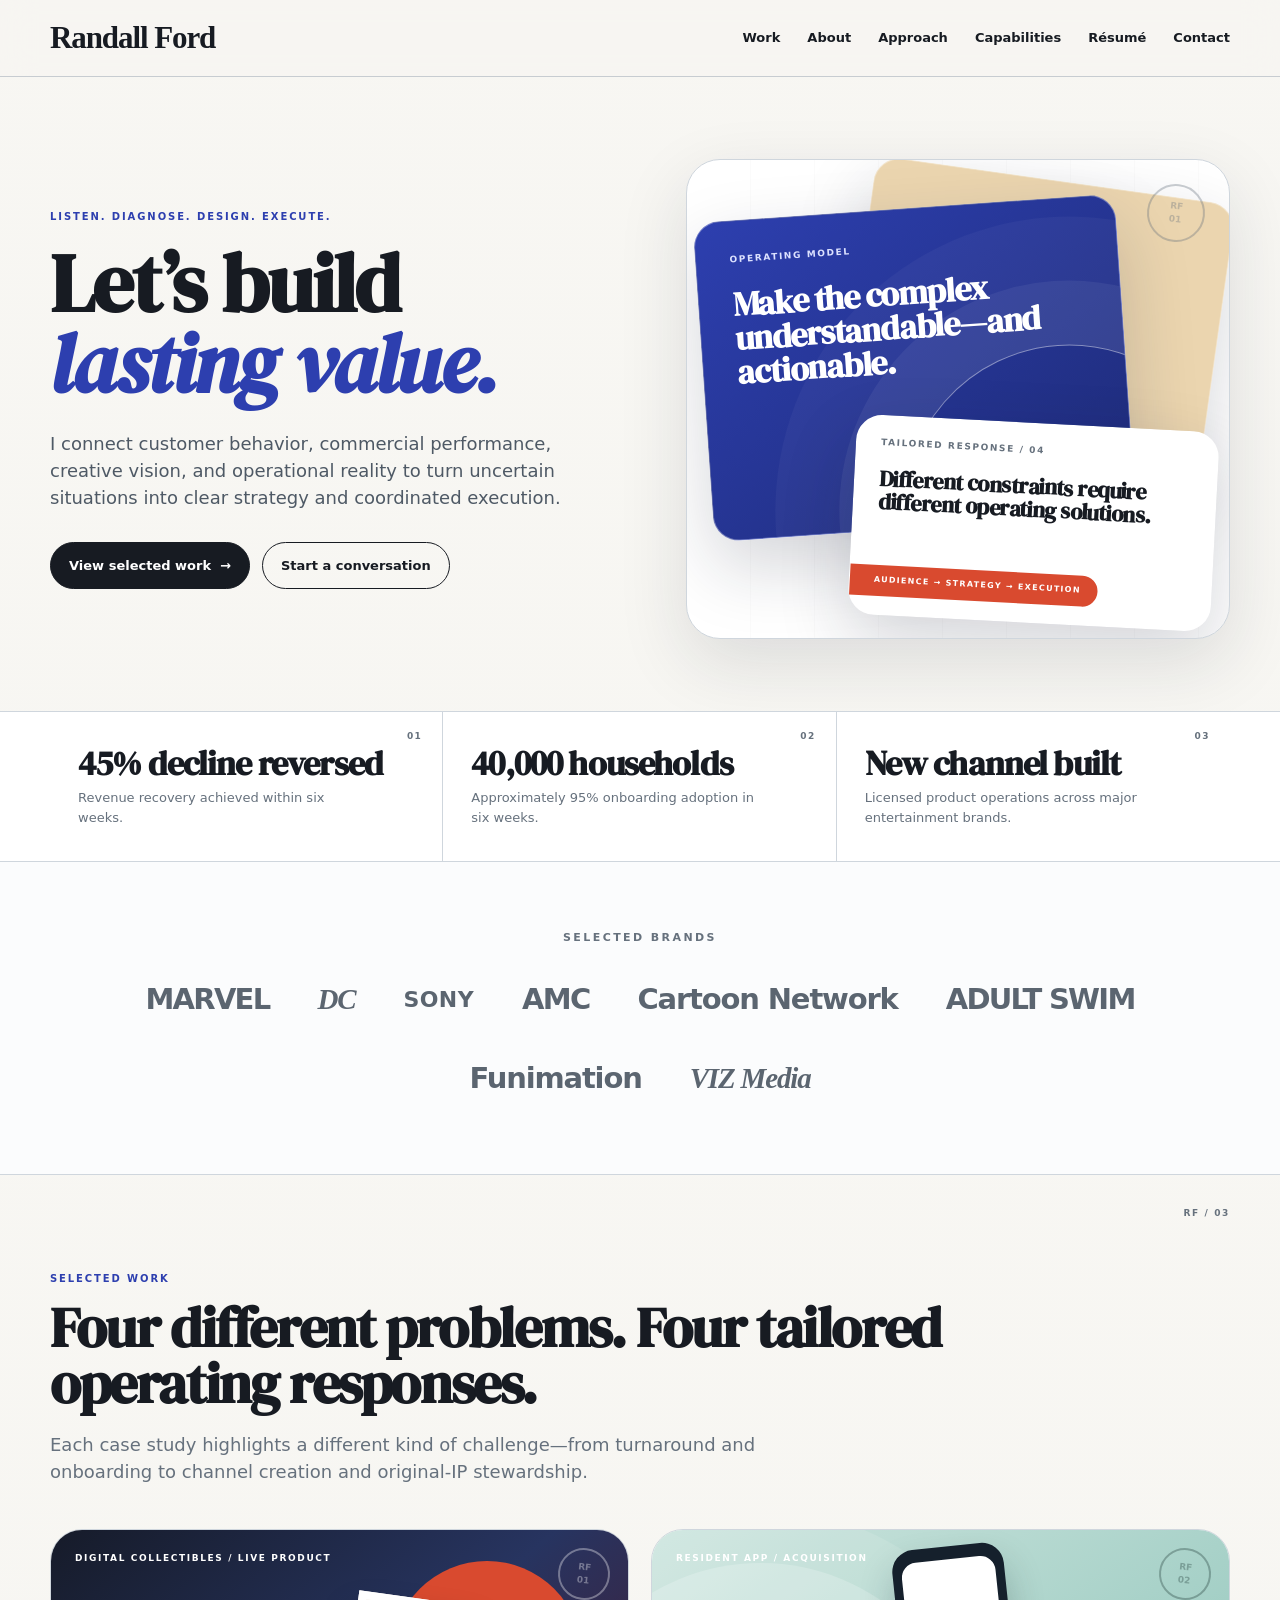
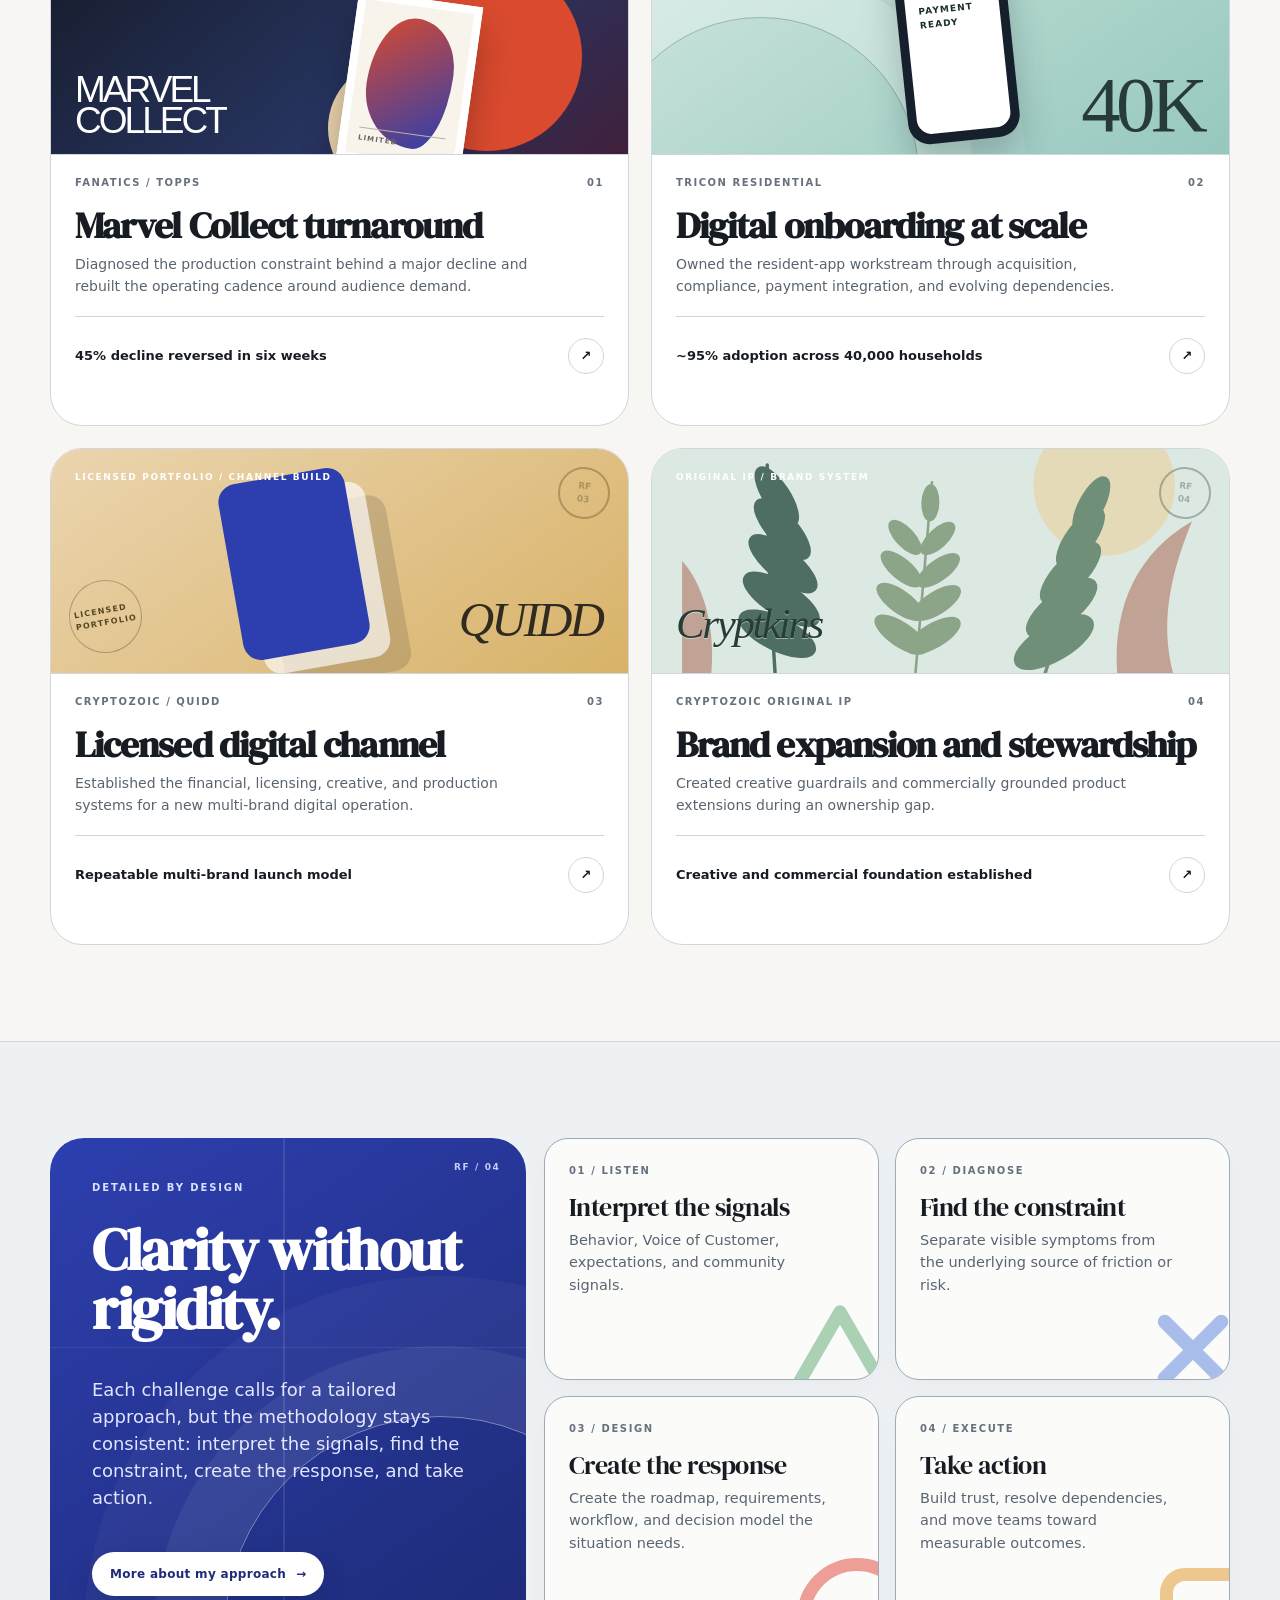
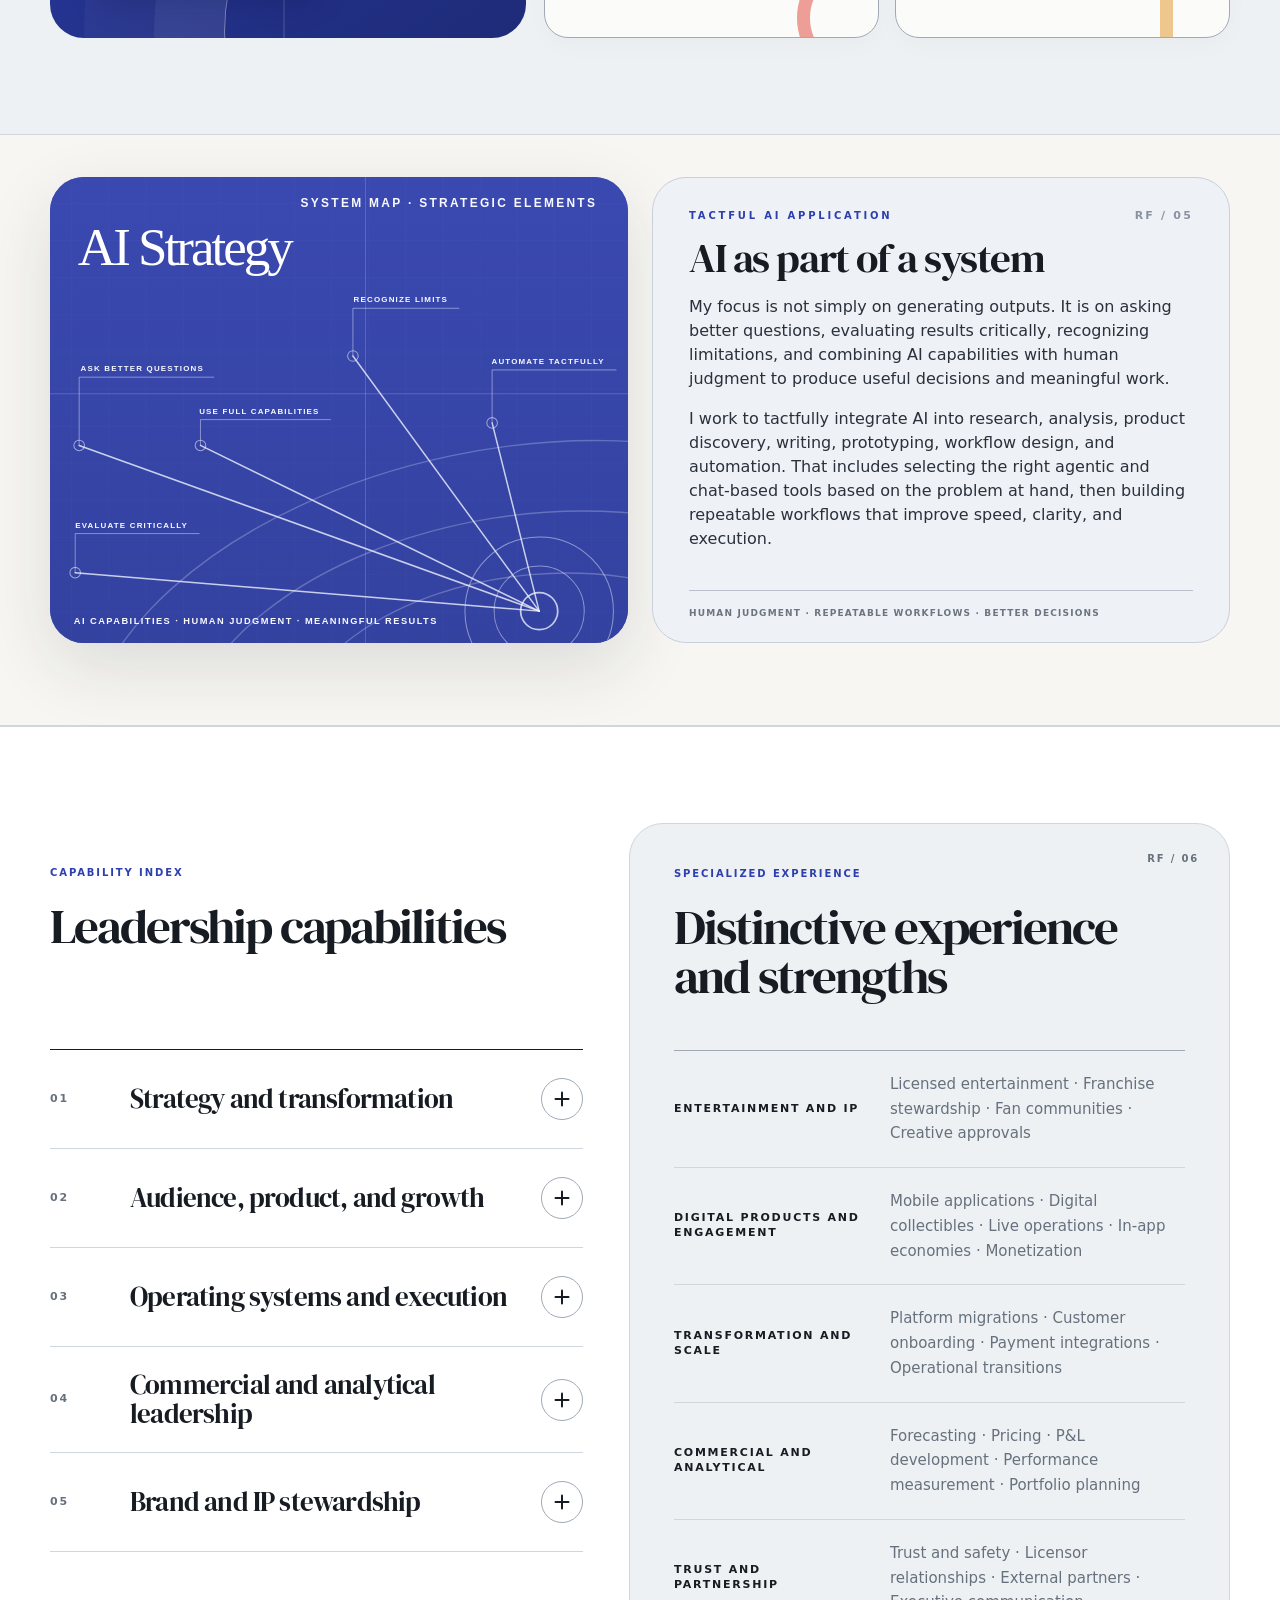
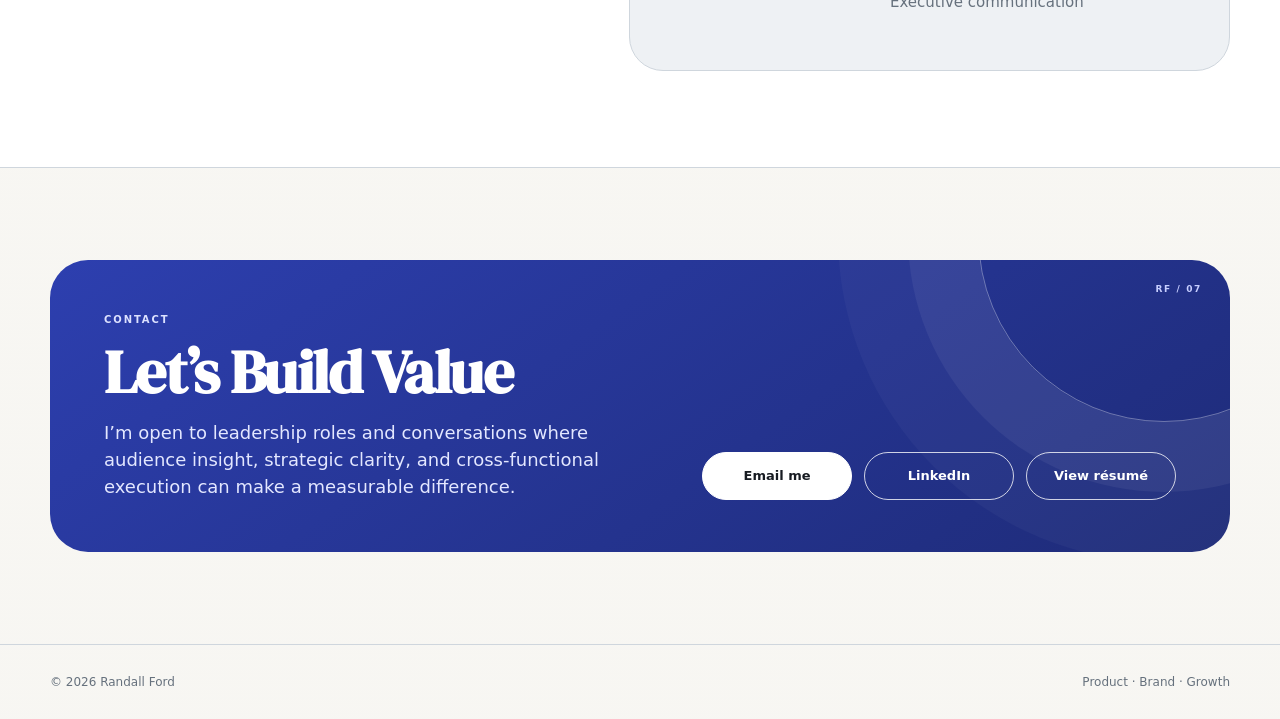
<file: index.html>
<!DOCTYPE html>

<html lang="en">
<head>
<!-- Google tag (gtag.js) -->
<script async src="https://www.googletagmanager.com/gtag/js?id=G-EZGHJB5N5E"></script>
<script>
  window.dataLayer = window.dataLayer || [];
  function gtag(){dataLayer.push(arguments);}
  gtag('js', new Date());

  gtag('config', 'G-EZGHJB5N5E');
</script>

<meta charset="utf-8"/>
<meta content="width=device-width,initial-scale=1" name="viewport"/>
<meta name="build-version" content="2026.06.29.1"/>
<meta name="color-scheme" content="light dark"/>
<meta name="theme-color" content="#F7F6F2" media="(prefers-color-scheme: light)"/>
<meta name="theme-color" content="#0E1116" media="(prefers-color-scheme: dark)"/>
<title>Randall Ford — Product, Brand, and Growth Leadership</title>
<link href="https://rchhf-7.github.io/" rel="canonical"/>
<meta content="website" property="og:type"/>
<meta content="https://rchhf-7.github.io/" property="og:url"/>
<meta content="Randall Ford — Product, Brand, and Growth Leadership" property="og:title"/>
<meta content="Product, brand, and growth leadership across entertainment, gaming, licensed brands, and digital products." property="og:description"/>
<meta content="summary_large_image" name="twitter:card"/>
<link href="data:image/svg+xml,%3Csvg xmlns='http://www.w3.org/2000/svg' viewBox='0 0 32 32'%3E%3Crect width='32' height='32' rx='7' fill='%231E2B78'/%3E%3Ccircle cx='24' cy='9' r='3' fill='%23D94A2F'/%3E%3Ctext x='6' y='24' font-family='Georgia,serif' font-size='20' font-weight='700' fill='%23FFFFFF'%3ER%3C/text%3E%3C/svg%3E" rel="icon"/>
<link href="apple-touch-icon.png" rel="apple-touch-icon"/>
<meta content="Product, brand, and growth leadership across entertainment, gaming, licensed brands, and digital products." name="description"/>
<link href="https://fonts.googleapis.com" rel="preconnect"/>
<link crossorigin="" href="https://fonts.gstatic.com" rel="preconnect"/>
<link href="https://fonts.googleapis.com/css2?family=DM+Serif+Display:ital@0;1&amp;display=swap" rel="stylesheet"/>
<style>
:root{
  --paper:#F7F6F2;
  --paper-2:#EEF1F4;
  --paper-3:#E5E9ED;
  --ink:#171B22;
  --ink-2:#2A313B;
  --muted:#66717D;
  --line:#CFD6DD;
  --line-dark:#9FAAB5;
  --ultra:#2D3FAF;
  --ultra-dark:#1E2B78;
  --ultra-soft:#E5E9FF;
  --vermilion:#D94A2F;
  --mint:#CFE5DE;
  --sand:#EBD5AF;
  --lilac:#D9CCEA;
  --rose:#E8C9D2;
  --white:#FFFFFF;
  --shadow:0 24px 70px rgba(27,34,48,.12);
  --max:1180px;
}
*{box-sizing:border-box}
html{scroll-behavior:smooth}
body{
  margin:0;
  background:
    linear-gradient(rgba(247,246,242,.96),rgba(247,246,242,.96)),
    repeating-linear-gradient(0deg,rgba(23,27,34,.035) 0 1px,transparent 1px 5px);
  color:var(--ink);
  font-family:Inter, ui-sans-serif, system-ui,-apple-system,BlinkMacSystemFont,"Segoe UI",sans-serif;
  line-height:1.5;
}
a{color:inherit;text-decoration:none}
button{font:inherit}
img{max-width:100%;display:block}
.wrap{width:min(var(--max),calc(100% - 48px));margin-inline:auto}
.serif{font-family:"Bodoni 72","Bodoni MT",Didot,Georgia,serif}
.skip{position:absolute;left:-999px;top:auto}
.skip:focus{left:12px;top:12px;background:white;border:1px solid var(--ink);padding:10px 14px;z-index:1000}

/* nav */
.nav{
  position:sticky;top:0;z-index:40;
  background:rgba(247,246,242,.9);
  backdrop-filter:blur(16px);
  border-bottom:1px solid rgba(159,170,181,.55);
}
.nav__inner{height:76px;display:flex;align-items:center;justify-content:space-between;gap:24px}
.brand{
  font-family:"Bodoni 72","Bodoni MT",Didot,Georgia,serif;
  font-weight:700;font-size:31px;letter-spacing:-.045em;
}
.nav__links{display:flex;gap:27px;align-items:center;font-size:13px;font-weight:750}
.nav__links a{position:relative}
.nav__links a:after{content:"";position:absolute;left:0;right:100%;bottom:-6px;height:1px;background:var(--ultra);transition:.22s}
.nav__links a:hover:after{right:0}
.nav__index{font-size:10px;letter-spacing:.18em;text-transform:uppercase;color:var(--muted);font-weight:800}
.nav__toggle{display:none;border:0;background:none;font-size:24px}

/* recurring labels */
.kicker,.eyebrow{
  font-size:10px;font-weight:850;text-transform:uppercase;letter-spacing:.19em;color:var(--ultra);
}
.editorial-index{
  font-size:10px;font-weight:850;text-transform:uppercase;letter-spacing:.17em;color:var(--muted);
}
.rule-label{display:flex;align-items:center;gap:14px}
.rule-label:after{content:"";height:1px;background:var(--line);flex:1}

/* hero */
.hero{padding:82px 0 72px;overflow:hidden}
.hero__grid{display:grid;grid-template-columns:1.02fr .98fr;gap:70px;align-items:center}
.hero__copy{position:relative}
.hero__copy:before{
  content:"RF / 01";position:absolute;right:10px;top:0;
  font-size:10px;font-weight:800;letter-spacing:.18em;color:var(--muted);
}
.hero h1{
  font-family:"Bodoni 72","Bodoni MT",Didot,Georgia,serif;
  font-size:clamp(58px,6.4vw,96px);
  line-height:.94;letter-spacing:-.058em;
  margin:19px 0 26px;max-width:790px;
}
.hero h1 em{font-style:italic;color:var(--ultra)}
.hero__lead{font-size:18px;color:#4E5965;max-width:680px;margin:0 0 31px}
.hero__actions{display:flex;gap:12px;flex-wrap:wrap}
.btn{
  display:inline-flex;align-items:center;justify-content:center;gap:9px;
  border:1px solid var(--ink);border-radius:999px;
  padding:13px 18px;font-size:13px;font-weight:850;
  transition:.22s ease;
}
.btn:hover{transform:translateY(-2px)}
.btn--primary{background:var(--ink);color:white}
.btn--light{background:white;border-color:white;color:var(--ink)}
.btn--ghost{background:transparent}

/* Hero art */
.hero-art{
  min-height:550px;position:relative;border:1px solid var(--line);
  border-radius:34px;background:var(--white);overflow:hidden;box-shadow:var(--shadow);
}
.hero-art:before{
  content:"";position:absolute;inset:0;
  background:repeating-linear-gradient(90deg,transparent 0 63px,rgba(23,27,34,.035) 64px);
  pointer-events:none;
}
.art-sheet{
  position:absolute;border:1px solid rgba(255,255,255,.35);border-radius:26px;
  box-shadow:0 28px 70px rgba(24,30,50,.18);
}
.art-sheet--back{
  width:67%;height:63%;right:2%;top:4%;
  background:var(--sand);transform:rotate(8deg);
}
.art-sheet--mid{
  width:72%;height:68%;left:4%;top:13%;
  background:linear-gradient(145deg,var(--ultra),var(--ultra-dark));color:white;
  transform:rotate(-4deg);padding:34px;overflow:hidden;
}
.art-sheet--mid:before{
  content:"";position:absolute;width:330px;height:330px;border-radius:50%;
  right:-100px;bottom:-160px;border:1px solid rgba(255,255,255,.45);
  box-shadow:0 0 0 64px rgba(255,255,255,.06),0 0 0 128px rgba(255,255,255,.035);
}
.art-sheet--mid small{font-size:9px;text-transform:uppercase;letter-spacing:.18em;font-weight:850;color:#DDE2FF}
.art-sheet--mid strong{
  display:block;font-family:"Bodoni 72","Bodoni MT",Didot,Georgia,serif;
  font-size:43px;line-height:.99;letter-spacing:-.045em;
  margin-top:102px;max-width:350px;position:relative;
}
.art-sheet--front{
  width:59%;height:45%;right:6%;bottom:6%;
  background:white;transform:rotate(3deg);padding:26px;
}
.art-sheet--front .tiny{font-size:9px;letter-spacing:.18em;text-transform:uppercase;color:var(--muted);font-weight:850}
.art-sheet--front h3{
  font-family:"Bodoni 72","Bodoni MT",Didot,Georgia,serif;
  font-size:31px;line-height:1.02;margin:45px 0 12px;letter-spacing:-.035em;
}
.art-sheet--front p{font-size:13px;color:var(--muted);max-width:290px}
.art-tab{
  position:absolute;left:0;bottom:20px;background:var(--vermilion);color:white;
  padding:9px 16px 9px 20px;font-size:9px;font-weight:850;text-transform:uppercase;letter-spacing:.16em;
  border-radius:0 999px 999px 0;
}
.art-stamp{
  position:absolute;right:24px;top:24px;width:58px;height:58px;border:1px solid var(--line-dark);
  border-radius:50%;display:grid;place-items:center;font-size:9px;font-weight:900;color:var(--muted);
  transform:rotate(10deg);
}

/* proof */
.proof{background:white;border-block:1px solid var(--line)}
.proof__grid{display:grid;grid-template-columns:repeat(3,1fr)}
.proof__item{padding:34px 28px;border-right:1px solid var(--line);position:relative}
.proof__item:last-child{border-right:0}
.proof__item:before{
  content:attr(data-index);position:absolute;right:20px;top:18px;
  font-size:9px;font-weight:850;letter-spacing:.16em;color:var(--muted)
}
.proof__item strong{
  display:block;font-family:"Bodoni 72","Bodoni MT",Didot,Georgia,serif;
  font-size:34px;line-height:1.02;letter-spacing:-.035em;
}
.proof__item span{display:block;color:var(--muted);font-size:13px;margin-top:8px;max-width:290px}

/* brands */
.brands{padding:68px 0 73px;background:#FBFCFD;border-bottom:1px solid var(--line)}
.brands__title{text-align:center;color:var(--muted);font-size:11px;font-weight:900;text-transform:uppercase;letter-spacing:.22em;margin-bottom:31px}
.brands__row{
  display:flex;justify-content:center;align-items:center;gap:36px 48px;flex-wrap:wrap;
}
.brands__row span{color:#5B6570;font-size:29px;letter-spacing:-.04em;font-weight:800;white-space:nowrap}
.brands__row .serifmark{font-family:Georgia,serif;font-style:italic;font-weight:700}
.brands__row .wide{letter-spacing:.02em;font-size:22px}
.brands__row .condensed{font-stretch:condensed;text-transform:uppercase;letter-spacing:-.06em}

/* sections */
.section{padding:96px 0}
.section--cool{background:var(--paper-2);border-block:1px solid var(--line)}
.section__head{
  display:grid;grid-template-columns:.72fr 1.28fr;gap:70px;align-items:start;margin-bottom:43px
}
.section__head h2,.work__intro h2{
  font-family:"Bodoni 72","Bodoni MT",Didot,Georgia,serif;
  font-size:56px;line-height:1;letter-spacing:-.045em;margin:14px 0 0;
}
.section__head p{font-size:19px;color:var(--muted);margin:8px 0 0;max-width:720px}
.section__head strong{color:var(--ink)}

/* operating model */
.operating{
  display:grid;grid-template-columns:.82fr 1.18fr;gap:18px;
}
.operating__feature{
  min-height:500px;border-radius:34px;padding:42px;
  background:linear-gradient(145deg,var(--ultra),var(--ultra-dark));color:white;
  position:relative;overflow:hidden;
}
.operating__feature:before{
  content:"";position:absolute;inset:0;
  background:
    linear-gradient(90deg,transparent 0 49%,rgba(255,255,255,.1) 49% 49.3%,transparent 49.3%),
    linear-gradient(0deg,transparent 0 58%,rgba(255,255,255,.08) 58% 58.3%,transparent 58.3%);
}
.operating__feature:after{
  content:"";position:absolute;width:430px;height:430px;border-radius:50%;
  right:-130px;bottom:-210px;border:1px solid rgba(255,255,255,.42);
  box-shadow:0 0 0 70px rgba(255,255,255,.06),0 0 0 140px rgba(255,255,255,.035);
}
.operating__feature .eyebrow{color:#DBE0FF}
.operating__feature h2{
  font-family:"Bodoni 72","Bodoni MT",Didot,Georgia,serif;
  font-size:58px;line-height:.98;letter-spacing:-.045em;
  margin:26px 0 20px;max-width:560px;position:relative
}
.operating__feature p{font-size:18px;color:#E1E5FF;max-width:520px;position:relative}
.operating__feature .feature-index{
  position:absolute;right:26px;top:23px;font-size:9px;letter-spacing:.18em;color:#C5CCFF;font-weight:850
}
.operating__steps{display:grid;grid-template-columns:1fr 1fr;gap:18px}
.step{
  background:white;border:1px solid var(--line);border-radius:26px;
  padding:27px;min-height:240px;position:relative;overflow:hidden;
  transition:.24s ease;
}
.step:hover{transform:translateY(-4px);box-shadow:0 18px 42px rgba(27,34,48,.1)}
.step:after{
  content:"";position:absolute;width:120px;height:120px;border-radius:50%;
  right:-50px;bottom:-60px;background:var(--ultra-soft);transition:.24s
}
.step:hover:after{transform:scale(1.18)}
.step__num{font-size:10px;font-weight:900;letter-spacing:.15em;color:var(--muted);text-transform:uppercase}
.step h3{
  font-family:"Bodoni 72","Bodoni MT",Didot,Georgia,serif;
  font-size:32px;line-height:1.03;margin:63px 0 10px;letter-spacing:-.035em;
}
.step p{font-size:14px;color:var(--muted);margin:0;max-width:260px}

/* work */
.work__intro{max-width:920px;margin-bottom:44px}
.work__intro p{font-size:18px;color:var(--muted);max-width:720px}
.work__grid{display:grid;grid-template-columns:1fr 1fr;gap:22px}
.case{
  min-height:465px;border:1px solid var(--line);border-radius:32px;background:white;
  position:relative;overflow:hidden;display:flex;flex-direction:column;
  transition:.28s ease;
}
.case:hover{transform:translateY(-5px);box-shadow:0 25px 65px rgba(27,34,48,.14)}
.case__visual{height:225px;position:relative;overflow:hidden;border-bottom:1px solid var(--line)}
.case__meta{display:flex;justify-content:space-between;align-items:center;padding:24px 28px 0}
.case__company{
  font-size:10px;font-weight:900;letter-spacing:.15em;text-transform:uppercase;color:var(--muted)
}
.case__number{font-size:10px;font-weight:900;letter-spacing:.16em;color:var(--muted)}
.case__body{padding:20px 28px 28px;display:flex;flex-direction:column;flex:1}
.case h3{
  font-family:"Bodoni 72","Bodoni MT",Didot,Georgia,serif;
  font-size:40px;line-height:1;letter-spacing:-.04em;margin:0 0 13px;
}
.case__body p{font-size:15px;color:#59646F;margin:0;max-width:470px}
.case__result{
  margin-top:auto;padding-top:25px;font-size:13px;font-weight:900;display:flex;justify-content:space-between;align-items:center
}
.case__result:after{content:"↗";width:34px;height:34px;border:1px solid var(--line);border-radius:50%;display:grid;place-items:center}
.case__hover{
  position:absolute;inset:auto 0 0;background:rgba(23,27,34,.96);color:white;
  padding:22px 28px;transform:translateY(100%);transition:.28s ease;
  font-size:12px;line-height:1.65;letter-spacing:.01em;
}
.case:hover .case__hover{transform:none}

/* project visuals */
.visual-label{
  position:absolute;left:24px;top:22px;color:white;font-size:9px;letter-spacing:.18em;text-transform:uppercase;font-weight:900;z-index:4
}
.visual-stamp{
  position:absolute;right:18px;top:18px;width:52px;height:52px;border:1px solid rgba(255,255,255,.5);
  color:white;border-radius:50%;display:grid;place-items:center;font-size:9px;font-weight:900;transform:rotate(8deg);z-index:4
}
.visual--marvel{background:linear-gradient(140deg,#161B29,#273460 60%,#40203B)}
.visual--marvel:before{
  content:"";position:absolute;width:190px;height:190px;border-radius:50%;right:8%;top:14%;
  background:var(--vermilion);box-shadow:-92px 72px 0 -28px var(--sand);
}
.visual--marvel:after{
  content:"MARVEL\A COLLECT";white-space:pre;position:absolute;left:24px;bottom:18px;color:white;
  font-family:"Arial Black",Arial,sans-serif;font-size:37px;line-height:.82;letter-spacing:-.08em
}
.marvel-card{
  position:absolute;right:27%;bottom:-14px;width:125px;height:170px;background:#F8F4EC;border:8px solid white;
  transform:rotate(8deg);box-shadow:0 22px 35px rgba(0,0,0,.28)
}
.marvel-card:before{content:"";position:absolute;inset:12px;background:linear-gradient(145deg,#D94A2F,#2D3FAF);border-radius:50% 50% 38% 62%/55% 40% 60% 45%}
.marvel-card:after{content:"LIMITED";position:absolute;left:11px;right:11px;bottom:11px;border-top:1px solid #B9B0A5;padding-top:5px;font-size:7px;letter-spacing:.16em;font-weight:900;color:#6D655E}

.visual--tricon{background:linear-gradient(145deg,#CDE5DE,#96C8BE)}
.visual--tricon:before{
  content:"";position:absolute;width:315px;height:315px;border-radius:50%;left:-50px;bottom:-180px;
  border:1px solid rgba(23,27,34,.22);box-shadow:0 0 0 54px rgba(255,255,255,.2),0 0 0 108px rgba(255,255,255,.1)
}
.visual--tricon:after{
  content:"40K";position:absolute;right:26px;bottom:10px;color:#263B3A;
  font-family:"Bodoni 72",Didot,Georgia,serif;font-size:79px;line-height:1;letter-spacing:-.06em
}
.tricon-phone{
  position:absolute;width:112px;height:195px;left:43%;top:16px;background:#15202C;border-radius:22px;padding:8px;
  transform:rotate(-6deg);box-shadow:0 20px 35px rgba(24,47,46,.25)
}
.tricon-phone:before{content:"";position:absolute;inset:13px 9px 10px;background:white;border-radius:15px}
.tricon-phone:after{
  content:"PAYMENT\A READY";white-space:pre;position:absolute;left:22px;top:56px;color:#1A302D;
  font-size:9px;font-weight:900;letter-spacing:.12em;line-height:1.55
}

.visual--quidd{background:linear-gradient(145deg,#EBD5AF,#D8B268)}
.visual--quidd:before{
  content:"";position:absolute;width:128px;height:178px;left:31%;top:26px;border-radius:18px;
  background:var(--ultra);transform:rotate(-10deg);box-shadow:18px 17px 0 rgba(255,255,255,.65),36px 34px 0 rgba(23,27,34,.14)
}
.visual--quidd:after{
  content:"QUIDD";position:absolute;right:26px;bottom:16px;color:#2F2B20;
  font-family:"Bodoni 72",Didot,Georgia,serif;font-size:49px;font-style:italic;letter-spacing:-.06em
}
.quidd-seal{
  position:absolute;left:18px;bottom:20px;width:73px;height:73px;border-radius:50%;border:1px solid rgba(23,27,34,.28);
  display:grid;place-items:center;color:#574825;font-size:8px;font-weight:900;letter-spacing:.15em;transform:rotate(-10deg)
}

.visual--cryptkins{background:linear-gradient(145deg,#E8C9D2,#D9CCEA)}
.visual--cryptkins:before{
  content:"";position:absolute;width:165px;height:125px;border-radius:54% 46% 42% 58%;
  background:#513A73;left:41%;top:55px;transform:rotate(-5deg);
}
.visual--cryptkins:after{
  content:"";position:absolute;width:31px;height:31px;border-radius:50%;background:white;left:49%;top:91px;
  box-shadow:53px 0 0 white,9px 5px 0 -9px #171B22,62px 5px 0 -9px #171B22;
}
.cryptkins-horns:before,.cryptkins-horns:after{
  content:"";position:absolute;width:38px;height:48px;background:#513A73;top:37px;border-radius:70% 30% 70% 30%
}
.cryptkins-horns:before{left:44%;transform:rotate(-28deg)}
.cryptkins-horns:after{left:59%;transform:rotate(28deg) scaleX(-1)}
.cryptkins-title{
  position:absolute;left:24px;bottom:17px;font-family:"Bodoni 72",Didot,Georgia,serif;
  color:#352640;font-size:44px;font-style:italic;letter-spacing:-.06em
}

/* capability index */
.capability{
  background:white;border-block:1px solid var(--line);
}
.capability__grid{display:grid;grid-template-columns:1.05fr .95fr;gap:70px}
.capability h2{
  font-family:"Bodoni 72","Bodoni MT",Didot,Georgia,serif;
  font-size:55px;line-height:1;letter-spacing:-.045em;margin:14px 0 35px;
}
.cap-list{border-top:1px solid var(--ink)}
.cap-row{
  display:grid;grid-template-columns:52px 1fr auto;gap:18px;align-items:center;
  padding:23px 0;border-bottom:1px solid var(--line)
}
.cap-row span{font-size:10px;letter-spacing:.15em;font-weight:900;color:var(--muted)}
.cap-row strong{font-family:"Bodoni 72",Didot,Georgia,serif;font-size:28px;letter-spacing:-.025em}
.cap-row i{
  font-style:normal;width:36px;height:36px;border:1px solid var(--line);border-radius:50%;display:grid;place-items:center;color:var(--ultra)
}
.exp-card{
  background:var(--paper-2);border:1px solid var(--line);border-radius:30px;padding:34px;position:relative;overflow:hidden
}
.exp-card:after{
  content:"RF / 06";position:absolute;right:23px;top:20px;font-size:9px;letter-spacing:.18em;color:var(--muted);font-weight:900
}
.exp-card h3{
  font-family:"Bodoni 72",Didot,Georgia,serif;font-size:36px;line-height:1.04;margin:15px 0 27px;letter-spacing:-.035em
}
.exp-group{display:grid;grid-template-columns:130px 1fr;gap:24px;padding:16px 0;border-top:1px solid var(--line)}
.exp-group b{font-size:10px;letter-spacing:.14em;text-transform:uppercase}
.exp-group p{margin:0;color:var(--muted);font-size:14px}

/* CTA */
.cta{padding:92px 0}
.cta__card{
  background:linear-gradient(145deg,var(--ultra),var(--ultra-dark));color:white;border-radius:38px;
  padding:58px 62px;display:grid;grid-template-columns:1fr auto;gap:48px;align-items:end;position:relative;overflow:hidden
}
.cta__card:before{
  content:"";position:absolute;width:370px;height:370px;border-radius:50%;right:-120px;top:-210px;
  border:1px solid rgba(255,255,255,.35);box-shadow:0 0 0 70px rgba(255,255,255,.055),0 0 0 140px rgba(255,255,255,.03)
}
.cta__card:after{content:"RF / 07";position:absolute;right:28px;top:23px;font-size:9px;letter-spacing:.18em;color:#C7CEFF;font-weight:900}
.cta h2{
  font-family:"Bodoni 72","Bodoni MT",Didot,Georgia,serif;
  font-size:61px;line-height:.98;letter-spacing:-.045em;margin:15px 0 18px
}
.cta p{font-size:18px;color:#E3E7FF;max-width:760px;margin:0}
.footer{padding:28px 0;border-top:1px solid var(--line);color:var(--muted);font-size:12px}
.footer__inner{display:flex;justify-content:space-between;gap:20px}

/* responsive */
@media(max-width:980px){
  .hero__grid,.section__head,.operating,.capability__grid{grid-template-columns:1fr}
  .hero-art{min-height:500px}
  .proof__grid{grid-template-columns:1fr}
  .proof__item{border-right:0;border-bottom:1px solid var(--line)}
  .proof__item:last-child{border-bottom:0}
  .operating__feature{min-height:420px}
  .work__grid{grid-template-columns:1fr}
  .case{min-height:445px}
}
@media(max-width:720px){
  .wrap{width:min(var(--max),calc(100% - 28px))}
  .nav__links{display:none}
  .nav__toggle{display:block}
  .nav__index{display:none}
  .hero{padding:52px 0 56px}
  .hero__grid{gap:40px}
  .hero h1{font-size:52px}
  .hero__lead{font-size:16px}
  .hero__copy:before{display:none}
  .hero-art{min-height:420px;border-radius:26px}
  .art-sheet--back{width:72%;height:58%;right:-4%;top:4%}
  .art-sheet--mid{width:78%;height:66%;left:2%;padding:25px}
  .art-sheet--mid strong{font-size:34px;margin-top:74px}
  .art-sheet--front{width:72%;height:44%;right:3%;padding:20px}
  .art-sheet--front h3{font-size:25px;margin-top:32px}
  .art-stamp{width:48px;height:48px}
  .brands{padding:55px 0}
  .brands__row{gap:22px 28px}
  .brands__row span{font-size:24px}
  .section{padding:70px 0}
  .section__head h2,.work__intro h2,.capability h2{font-size:44px}
  .section__head{gap:18px;margin-bottom:32px}
  .section__head p{font-size:16px}
  .operating__feature{padding:31px;min-height:385px;border-radius:28px}
  .operating__feature h2{font-size:45px}
  .operating__steps{grid-template-columns:1fr}
  .step{min-height:195px}
  .step h3{margin-top:42px}
  .case{min-height:470px;border-radius:26px}
  .case__visual{height:215px}
  .case__meta{padding:21px 23px 0}
  .case__body{padding:18px 23px 24px}
  .case h3{font-size:36px}
  .case__hover{position:static;transform:none;background:var(--paper-2);color:var(--muted);padding:15px 23px;font-size:11px;border-top:1px solid var(--line)}
  .case:hover{transform:none}
  .case__result{margin-top:24px}
  .capability__grid{gap:45px}
  .cap-row strong{font-size:23px}
  .exp-card{padding:28px 24px}
  .exp-group{grid-template-columns:1fr;gap:7px}
  .cta{padding:70px 0}
  .cta__card{grid-template-columns:1fr;padding:38px 30px;border-radius:28px}
  .cta h2{font-size:46px}
  .footer__inner{display:block}
}
@media(prefers-reduced-motion:reduce){
  *{scroll-behavior:auto!important;transition:none!important}
}

/* === V4 targeted reference reverts === */
/* Microbrand circle: V1 geometry, heavier 35% watermark line. */
.art-stamp,
.visual-stamp{
  border-width:2px !important;
  border-style:solid !important;
  border-color:currentColor !important;
  opacity:.35;
  transform:rotate(6deg);
  box-shadow:none !important;
}

/* Mobile-first hero card composition: preserve V1 stack, keep all copy legible. */
.hero-art{min-height:470px}
.art-sheet--back{width:70%;height:57%;right:1%;top:4%}
.art-sheet--mid{width:78%;height:64%;left:3%;top:12%;padding:28px}
.art-sheet--mid strong{font-size:36px;line-height:1.03;margin-top:64px;max-width:360px}
.art-sheet--front{width:67%;height:39%;right:3%;bottom:5%;padding:22px}
.art-sheet--front h3{font-size:25px;line-height:1.08;margin:26px 0 8px}
.art-sheet--front p{font-size:12px;line-height:1.4;max-width:300px;padding-right:4px}
.art-tab{bottom:13px;font-size:8px}

/* V3 text spacing applied to all V1 case-study cards. */
.case__body{padding:15px 27px 27px;min-height:235px;display:flex;flex-direction:column}
.case h3{font-size:37px;line-height:1.05;margin:0 0 12px}
.case__body p{font-size:15px;line-height:1.55;color:#59646F;margin:0;max-width:470px}
.case__result{margin-top:auto;padding-top:23px}

/* V1 operating-model card with the revised title. */
.section--cool .operating{margin-top:0}
.operating__feature h2{max-width:620px}

/* Botanical Cryptkins image. */
.visual--cryptkins{background:#DCE8E2}
.visual--cryptkins:before,
.visual--cryptkins:after{display:none !important}
.botanical-art{position:absolute;inset:0;width:100%;height:100%;display:block}
.botanical-title{
  position:absolute;left:24px;bottom:16px;z-index:4;
  font-family:"Bodoni 72",Didot,Georgia,serif;
  font-size:43px;font-style:italic;letter-spacing:-.055em;color:#263D38;
  text-shadow:0 1px 0 rgba(255,255,255,.45)
}

/* V1 CTA with three readable actions. */
.cta__buttons{display:flex;gap:12px;align-items:center;justify-content:flex-end;flex-wrap:wrap;position:relative;z-index:2}
.btn--outline-light{color:white;border-color:rgba(255,255,255,.78);background:transparent}
.btn--outline-light:hover{background:rgba(255,255,255,.1)}
.cta__buttons .btn{min-width:120px}

@media(min-width:721px){
  .hero-art{min-height:540px}
  .art-sheet--back{width:67%;height:61%;right:2%;top:4%}
  .art-sheet--mid{width:73%;height:66%;left:4%;top:12%;padding:34px}
  .art-sheet--mid strong{font-size:41px;margin-top:84px;max-width:380px}
  .art-sheet--front{width:62%;height:39%;right:5%;bottom:6%;padding:24px}
  .art-sheet--front h3{font-size:28px;margin-top:31px}
}

@media(max-width:720px){
  .hero-art{min-height:455px}
  .art-sheet--back{width:72%;height:54%;right:-2%;top:4%}
  .art-sheet--mid{width:82%;height:61%;left:2%;top:11%;padding:23px}
  .art-sheet--mid strong{font-size:29px;line-height:1.05;margin-top:53px;max-width:250px}
  .art-sheet--front{width:74%;height:38%;right:2%;bottom:4%;padding:18px}
  .art-sheet--front .tiny{font-size:8px}
  .art-sheet--front h3{font-size:20px;line-height:1.1;margin:18px 0 6px;max-width:235px}
  .art-sheet--front p{font-size:10px;line-height:1.32;max-width:220px}
  .art-tab{left:18px;bottom:10px;padding:7px 12px 7px 14px;font-size:7px}
  .art-stamp{right:13px;top:13px;width:50px;height:50px}

  /* Keep the Marvel wordmark readable over the mobile artwork. */
  .visual--marvel:after{
    left:17px;bottom:15px;z-index:5;
    color:white;
    font-size:27px;line-height:.84;letter-spacing:-.07em;
    text-shadow:0 3px 12px rgba(0,0,0,.34)
  }
  .marvel-card{right:12%;width:104px;height:145px}
  .case__body{padding:14px 23px 16px;min-height:0}
  .case h3{font-size:34px}
  .case__result{margin-top:10px;padding-top:10px;min-height:44px}
  .botanical-title{left:20px;bottom:14px;font-size:36px}
  .cta__card{grid-template-columns:1fr}
  .cta__buttons{justify-content:stretch;width:100%}
  .cta__buttons .btn{width:100%;min-width:0}
}



/* V5 spacing and responsiveness refinements */
.art-sheet--mid strong{
  margin-top:74px;
  max-width:300px;
}
.art-sheet--front{
  height:38%;
  padding:22px;
}
.art-sheet--front h3{
  margin:28px 0 12px;
  max-width:255px;
}
.art-tab{
  bottom:16px;
}

.case{
  min-height:438px;
}
.case__meta{
  padding:20px 24px 0;
}
.case__body{
  padding:16px 24px 22px;
}
.case h3{
  margin:0 0 10px;
}
.case__body p{
  font-size:14px;
  line-height:1.56;
}
.case__result{
  padding-top:18px;
}
.case__hover{
  padding:18px 24px;
}

.cta__card{
  gap:34px;
  padding:52px 54px;
  align-items:start;
}
.cta__card > div:first-child{
  max-width:760px;
}
.cta h2{
  margin:14px 0 16px;
}
.cta p{
  max-width:690px;
  line-height:1.5;
}
.cta__buttons{
  display:grid;
  grid-template-columns:repeat(3, minmax(150px, 1fr));
  gap:12px;
  width:min(100%, 600px);
  justify-content:start;
  align-self:end;
}
.cta__buttons .btn{
  width:100%;
  min-width:0;
  justify-content:center;
}

@media(min-width:721px){
  .art-sheet--mid strong{
    margin-top:60px;
    max-width:320px;
  }
  .art-sheet--front{
    width:61%;
    height:33%;
    right:5%;
    bottom:6%;
    padding:22px;
  }
  .art-sheet--front h3{
    font-size:26px;
    line-height:1.06;
    margin:24px 0 0;
    max-width:300px;
  }
}

@media(max-width:1160px){
  .cta__card{
    grid-template-columns:1fr;
  }
  .cta__buttons{
    width:min(100%, 720px);
    align-self:start;
  }
}

@media(max-width:720px){
  .hero-art{
    min-height:448px;
  }
  .art-sheet--mid{
    width:82%;
    height:60%;
    left:2%;
    top:11%;
    padding:22px;
  }
  .art-sheet--mid strong{
    font-size:28px;
    line-height:1.02;
    margin-top:34px;
    max-width:220px;
  }
  .art-sheet--front{
    width:74%;
    height:31%;
    right:2%;
    bottom:4%;
    padding:16px;
  }
  .art-sheet--front h3{
    font-size:20px;
    line-height:1.08;
    margin:16px 0 0;
    max-width:215px;
  }
  .art-tab{
    font-size:7px;
    padding:8px 12px 8px 16px;
    bottom:12px;
  }

  .case{
    min-height:430px;
  }
  .case__visual{
    height:208px;
  }
  .case__meta{
    padding:18px 20px 0;
  }
  .case__body{
    padding:14px 20px 18px;
  }
  .case h3{
    font-size:34px;
    margin:0 0 8px;
  }
  .case__body p{
    font-size:14px;
    line-height:1.5;
  }
  .case__result{
    padding-top:16px;
  }
  .case__hover{
    padding:14px 20px;
  }

  .cta__card{
    padding:36px 24px;
    gap:24px;
  }
  .cta h2{
    font-size:44px;
  }
  .cta p{
    font-size:16px;
    line-height:1.55;
  }
  .cta__buttons{
    grid-template-columns:1fr;
    width:100%;
  }
}



/* V6: case-card interaction, tighter natural heights, and About section */
.operating__feature{
  display:flex;
  flex-direction:column;
}
.operating__about-link{
  position:relative;
  z-index:2;
  margin-top:auto;
  padding-top:26px;
  color:white;
  font-size:12px;
  font-weight:850;
  letter-spacing:.02em;
  display:inline-flex;
  align-items:center;
  gap:10px;
  width:max-content;
  border-bottom:1px solid rgba(255,255,255,.48);
}
.operating__about-link span{transition:transform .2s ease}
.operating__about-link:hover span{transform:translateX(4px)}

.work__grid{align-items:start}
.case{
  min-height:0;
}
.case__body{
  flex:0;
}
.case__result{
  margin-top:18px;
  padding-top:16px;
  border-top:1px solid var(--line);
  display:grid;
  grid-template-columns:minmax(0,1fr) 36px;
  gap:16px;
  align-items:center;
  min-height:62px;
  font-size:13px;
  font-weight:900;
}
.case__result:after{display:none}
.case__result-copy{
  display:grid;
  grid-template-areas:"copy";
  align-items:center;
  min-width:0;
}
.case__result-primary,
.case__result-detail{
  grid-area:copy;
  transition:opacity .22s ease, transform .22s ease;
}
.case__result-primary{opacity:1;transform:none}
.case__result-detail{
  opacity:0;
  transform:translateY(7px);
  color:var(--ultra);
  font-size:11px;
  line-height:1.45;
  font-weight:800;
  letter-spacing:.01em;
}
.case__arrow{
  width:36px;
  height:36px;
  border:1px solid var(--line);
  border-radius:50%;
  display:grid;
  place-items:center;
  transition:background .22s ease,color .22s ease,border-color .22s ease,transform .22s ease;
}
.case:hover .case__result-primary,
.case:focus-visible .case__result-primary{opacity:0;transform:translateY(-7px)}
.case:hover .case__result-detail,
.case:focus-visible .case__result-detail{opacity:1;transform:none}
.case:hover .case__arrow,
.case:focus-visible .case__arrow{
  background:var(--ink);
  border-color:var(--ink);
  color:white;
  transform:translate(2px,-2px);
}
.case__hover{display:none!important}

@media(max-width:720px){
  .case__result{
    grid-template-columns:minmax(0,1fr) 36px;
    min-height:44px;
    margin-top:10px;
    padding-top:10px;
  }
  .case__result-detail{display:none}
  .case:hover .case__result-primary,
  .case:focus-visible .case__result-primary{opacity:1;transform:none}
}



/* V8: unified display typography */
:root{
  --display:"DM Serif Display", Georgia, serif;
}
.hero h1,
.art-sheet--mid strong,
.art-sheet--front h3,
.proof__item strong,
.section__head h2,
.work__intro h2,
.operating__feature h2,
.step h3,
.case h3,
.capability h2,
.cap-row strong,
.exp-card h3,
.cta h2{
  font-family:var(--display);
  letter-spacing:-.025em;
}
.hero h1{line-height:.98}
.art-sheet--mid strong{line-height:1.01}
.art-sheet--front h3,
.step h3,
.case h3,
.cap-row strong,
.exp-card h3{line-height:1.04}
.proof__item strong,
.section__head h2,
.work__intro h2,
.operating__feature h2,
.capability h2,
.cta h2{line-height:1.01}



/* ===== Shared full-site additions ===== */
.page-main{min-height:70vh}
.nav__toggle{width:42px;height:42px;border:1px solid var(--line);border-radius:50%;align-items:center;justify-content:center;cursor:pointer;color:var(--ink)}
.nav__toggle-lines,.nav__toggle-lines:before,.nav__toggle-lines:after{width:16px;height:1.5px;background:currentColor;display:block;position:relative;transition:.2s}
.nav__toggle-lines:before,.nav__toggle-lines:after{content:"";position:absolute;left:0}.nav__toggle-lines:before{top:-5px}.nav__toggle-lines:after{top:5px}
.nav__toggle[aria-expanded="true"] .nav__toggle-lines{background:transparent}.nav__toggle[aria-expanded="true"] .nav__toggle-lines:before{transform:translateY(5px) rotate(45deg)}.nav__toggle[aria-expanded="true"] .nav__toggle-lines:after{transform:translateY(-5px) rotate(-45deg)}

/* About page */
.about-hero{padding:82px 0 58px;border-bottom:1px solid var(--line)}
.about-hero__grid{display:grid;grid-template-columns:.33fr 1.67fr;gap:70px;align-items:start}
.about-hero h1{font-family:var(--display);font-size:clamp(58px,7vw,94px);line-height:.98;letter-spacing:-.025em;margin:0 0 24px;max-width:980px}
.about-hero__lead{font-size:21px;line-height:1.65;color:#46515D;max-width:860px;margin:0}
.about-story{padding:72px 0 88px}
.about-story__grid{display:grid;grid-template-columns:250px 1fr;gap:72px;align-items:start}
.about-rail{position:sticky;top:112px;border-top:1px solid var(--ink);padding-top:20px}
.about-rail strong{display:block;font-family:var(--display);font-size:28px;line-height:1.08;margin-bottom:14px}
.about-rail p{font-size:13px;color:var(--muted);line-height:1.65;margin:0}
.about-copy{max-width:890px}
.about-copy__intro{font-size:22px;line-height:1.7;color:#3F4954;margin:0 0 52px}
.about-chapter{display:grid;grid-template-columns:72px 1fr;gap:26px;padding:42px 0;border-top:1px solid var(--line)}
.about-chapter__num{font-size:10px;font-weight:900;letter-spacing:.16em;color:var(--ultra);padding-top:9px}
.about-chapter h2{font-family:var(--display);font-size:43px;line-height:1.04;letter-spacing:-.02em;margin:0 0 18px}
.about-chapter p{font-size:17px;color:#535E69;margin:0 0 20px;line-height:1.78}.about-chapter p:last-child{margin-bottom:0}
.about-close{font-family:var(--display);font-size:36px;line-height:1.18;margin:48px 0 0;padding-top:38px;border-top:1px solid var(--ink)}

/* Case-study detail pages */
.detail-hero{padding:52px 0 72px;border-bottom:1px solid var(--line);overflow:hidden}
.back-link{display:inline-flex;gap:8px;align-items:center;font-size:12px;font-weight:850;color:var(--muted);margin-bottom:44px}.back-link:hover{color:var(--ultra)}
.detail-hero__grid{display:grid;grid-template-columns:1.03fr .97fr;gap:64px;align-items:center}
.detail-hero h1{font-family:var(--display);font-size:clamp(56px,6.3vw,90px);line-height:.96;letter-spacing:-.025em;margin:16px 0 22px;max-width:780px}
.detail-lead{font-size:19px;line-height:1.62;color:#4E5965;max-width:720px;margin:0 0 34px}
.detail-facts{display:grid;grid-template-columns:repeat(3,1fr);gap:14px}
.detail-fact{border-top:1px solid var(--line-dark);padding-top:14px}.detail-fact b{display:block;font-size:9px;text-transform:uppercase;letter-spacing:.17em;color:var(--ultra);margin-bottom:7px}.detail-fact span{font-size:13px;color:var(--muted);line-height:1.4}
.detail-art{min-height:500px;border:1px solid var(--line);border-radius:34px;position:relative;overflow:hidden;box-shadow:var(--shadow)}
.detail-art__label{position:absolute;left:28px;top:26px;z-index:4;font-size:9px;letter-spacing:.18em;text-transform:uppercase;font-weight:900}
.detail-art__stamp{position:absolute;right:22px;top:22px;width:64px;height:64px;border:2px solid currentColor;border-radius:50%;display:grid;place-items:center;text-align:center;font-size:9px;line-height:1.45;font-weight:900;opacity:.38;z-index:5;transform:rotate(7deg)}
.detail-art--marvel{background:linear-gradient(145deg,#111827,#273460 56%,#44203D);color:white}.detail-art--marvel:before{content:"";position:absolute;width:340px;height:340px;border-radius:50%;right:-55px;top:80px;background:var(--vermilion);box-shadow:-178px 145px 0 -76px var(--sand)}.detail-art--marvel:after{content:"MARVEL\A COLLECT";white-space:pre;position:absolute;left:34px;bottom:40px;font-family:"Arial Black",Arial,sans-serif;font-size:64px;line-height:.8;letter-spacing:-.085em;color:white}.detail-marvel-card{position:absolute;right:24%;bottom:-28px;width:190px;height:270px;background:#F8F4EC;border:12px solid white;transform:rotate(8deg);box-shadow:0 28px 55px rgba(0,0,0,.34)}.detail-marvel-card:before{content:"";position:absolute;inset:20px;background:linear-gradient(145deg,#D94A2F,#2D3FAF);border-radius:50% 50% 38% 62%/55% 40% 60% 45%}.detail-marvel-card:after{content:"LIMITED RELEASE";position:absolute;left:18px;right:18px;bottom:16px;border-top:1px solid #B9B0A5;padding-top:7px;font-size:8px;letter-spacing:.14em;font-weight:900;color:#6D655E}
.detail-art--tricon{background:linear-gradient(145deg,#D6EBE5,#95C8BD);color:#25413C}.detail-art--tricon:before{content:"";position:absolute;width:520px;height:520px;border-radius:50%;left:-120px;bottom:-310px;border:2px solid rgba(37,65,60,.25);box-shadow:0 0 0 80px rgba(255,255,255,.22),0 0 0 160px rgba(255,255,255,.1)}.detail-art--tricon:after{content:"40K";position:absolute;right:34px;bottom:20px;font-family:var(--display);font-size:118px;line-height:1;letter-spacing:-.055em}.detail-phone{position:absolute;width:170px;height:300px;left:41%;top:75px;background:#15202C;border-radius:34px;padding:12px;transform:rotate(-6deg);box-shadow:0 24px 45px rgba(24,47,46,.28)}.detail-phone:before{content:"";position:absolute;inset:20px 13px 14px;background:white;border-radius:24px}.detail-phone:after{content:"PAYMENT\A READY";white-space:pre;position:absolute;left:36px;top:102px;color:#1A302D;font-size:12px;font-weight:900;letter-spacing:.13em;line-height:1.55}
.detail-art--quidd{background:linear-gradient(145deg,#F0DDB8,#D9B76F);color:#514522}.detail-art--quidd:before{content:"";position:absolute;width:200px;height:280px;left:33%;top:80px;border-radius:28px;background:var(--ultra);transform:rotate(-9deg);box-shadow:28px 28px 0 rgba(255,255,255,.7),56px 56px 0 rgba(23,27,34,.13)}.detail-art--quidd:after{content:"QUIDD";position:absolute;right:34px;bottom:28px;font-family:var(--display);font-style:italic;font-size:85px;letter-spacing:-.055em}.detail-seal{position:absolute;left:30px;bottom:36px;width:95px;height:95px;border:2px solid rgba(81,69,34,.32);border-radius:50%;display:grid;place-items:center;text-align:center;font-size:9px;line-height:1.55;letter-spacing:.15em;font-weight:900;transform:rotate(-9deg)}
.detail-art--cryptkins{background:#DCE8E2;color:#30433F}.detail-botanical{position:absolute;inset:0;width:100%;height:100%}.detail-cryptkins-title{position:absolute;left:36px;bottom:28px;font-family:var(--display);font-style:italic;font-size:78px;letter-spacing:-.04em;color:#263D38;text-shadow:0 1px 0 rgba(255,255,255,.5)}
.detail-body{padding:78px 0 92px}
.detail-layout{display:grid;grid-template-columns:280px minmax(0,1fr);gap:76px;align-items:start}
.detail-rail{position:sticky;top:112px}.detail-stats{display:grid;gap:12px;margin-bottom:34px}.detail-stat{background:var(--paper-2);border:1px solid var(--line);border-radius:20px;padding:20px}.detail-stat strong{display:block;font-family:var(--display);font-size:30px;line-height:1.05;margin-bottom:5px}.detail-stat span{font-size:12px;color:var(--muted)}.detail-rail__label{font-size:9px;font-weight:900;letter-spacing:.17em;text-transform:uppercase;color:var(--ultra);margin:0 0 12px}.detail-tags{display:flex;flex-wrap:wrap;gap:8px}.detail-tags span{border:1px solid var(--line);border-radius:999px;padding:7px 10px;font-size:11px;color:#505B67;background:white}
.detail-content{max-width:800px}.detail-section{padding:0 0 52px;margin:0 0 52px;border-bottom:1px solid var(--line)}.detail-section:last-child{margin-bottom:0}.detail-section h2{font-family:var(--display);font-size:46px;line-height:1.02;letter-spacing:-.022em;margin:13px 0 20px}.detail-section>p{font-size:18px;line-height:1.75;color:#505B67;margin:0}.detail-actions{display:grid;gap:0;border-top:1px solid var(--ink)}.detail-action{display:grid;grid-template-columns:58px 1fr;gap:22px;padding:28px 0;border-bottom:1px solid var(--line)}.detail-action__num{font-size:10px;font-weight:900;letter-spacing:.16em;color:var(--ultra);padding-top:8px}.detail-action h3{font-family:var(--display);font-size:29px;line-height:1.06;margin:0 0 10px}.detail-action p{font-size:15px;line-height:1.65;color:var(--muted);margin:0}.detail-result{background:linear-gradient(145deg,var(--ultra),var(--ultra-dark));color:white;border-radius:28px;padding:34px;position:relative;overflow:hidden}.detail-result:after{content:"RF / RESULT";position:absolute;right:22px;top:18px;font-size:8px;letter-spacing:.16em;color:#C7CEFF;font-weight:900}.detail-result p{font-family:var(--display);font-size:30px;line-height:1.28;margin:0;max-width:680px}
.detail-next{padding:58px 0;border-top:1px solid var(--line);background:white}.detail-next__inner{display:flex;align-items:center;justify-content:space-between;gap:30px}.detail-next small{font-size:9px;text-transform:uppercase;letter-spacing:.17em;color:var(--ultra);font-weight:900}.detail-next h3{font-family:var(--display);font-size:36px;line-height:1.08;margin:8px 0 0}

@media(max-width:980px){
  .detail-hero__grid,.detail-layout,.about-hero__grid,.about-story__grid{grid-template-columns:1fr}
  .detail-art{min-height:460px}.detail-rail,.about-rail{position:static}.detail-layout{gap:42px}.about-story__grid{gap:34px}
}
@media(max-width:720px){
  .nav__inner{position:relative}.nav__links{position:absolute;left:14px;right:14px;top:68px;background:var(--paper);border:1px solid var(--line);border-radius:20px;padding:16px;box-shadow:var(--shadow);display:none;flex-direction:column;align-items:stretch;gap:0}.nav__links.is-open{display:flex}.nav__links a{padding:12px 8px}.nav__toggle{display:flex}
  .about-hero{padding:54px 0 42px}.about-hero__grid{gap:24px}.about-hero h1{font-size:49px}.about-hero__lead{font-size:17px}.about-story{padding:54px 0 66px}.about-copy__intro{font-size:19px;margin-bottom:36px}.about-chapter{grid-template-columns:1fr;gap:9px;padding:32px 0}.about-chapter h2{font-size:36px}.about-chapter p{font-size:16px;line-height:1.7}.about-close{font-size:30px}
  .detail-hero{padding:34px 0 54px}.back-link{margin-bottom:32px}.detail-hero__grid{gap:38px}.detail-hero h1{font-size:49px}.detail-lead{font-size:17px}.detail-facts{grid-template-columns:1fr}.detail-art{min-height:390px;border-radius:26px}.detail-art__stamp{width:54px;height:54px}.detail-art--marvel:after{left:22px;bottom:24px;font-size:43px}.detail-marvel-card{right:9%;width:125px;height:180px}.detail-art--tricon:after{font-size:82px}.detail-phone{width:125px;height:225px;left:36%;top:68px}.detail-phone:after{left:28px;top:78px;font-size:9px}.detail-art--quidd:before{width:140px;height:200px;left:31%;top:78px}.detail-art--quidd:after{font-size:58px}.detail-seal{width:75px;height:75px}.detail-cryptkins-title{left:24px;bottom:22px;font-size:54px}
  .detail-body{padding:56px 0 68px}.detail-layout{gap:34px}.detail-section{padding-bottom:40px;margin-bottom:40px}.detail-section h2{font-size:38px}.detail-section>p{font-size:16px;line-height:1.7}.detail-action{grid-template-columns:1fr;gap:8px;padding:24px 0}.detail-action h3{font-size:26px}.detail-result{padding:28px 24px}.detail-result p{font-size:25px}.detail-next__inner{align-items:flex-start;flex-direction:column}.detail-next h3{font-size:30px}
}


/* ===== Full-site V2.2 refinements ===== */
/* The wordmark uses the name as written, without decorative punctuation. */
.brand{letter-spacing:-.035em}

/* Resume is a standard navigation item, consistent with the rest of the menu. */
.nav__links a{border-radius:0}

/* Homepage section sequence: 01 hero, 02 selected outcomes/brands,
   03 selected work, 04 approach, 05 AI strategy, 06 capabilities,
   07 contact. */
.hero__copy:before{display:none}
#work{position:relative}
.section-index{
  position:absolute;
  right:max(24px,calc((100% - var(--max))/2));
  top:16px;
  z-index:3;
  font-size:9px;
  line-height:1;
  font-weight:900;
  letter-spacing:.18em;
  text-transform:uppercase;
  color:var(--muted);
}
#work>.section-index{top:34px}

/* Give the white stacked card a true protected text zone above the orange tab. */
.art-sheet--front{
  display:flex;
  flex-direction:column;
  justify-content:flex-start;
  padding:21px 24px 58px;
}
.art-sheet--front h3{
  margin:18px 0 0;
  max-width:330px;
}
.art-tab{bottom:14px}

/* Four hollow, 40%-opacity operating-model marks. The triangle and X use
   rounded SVG strokes so their points and joins feel softer and more typographic. */
.step:after{
  width:124px;
  height:124px;
  right:-45px;
  bottom:-52px;
  border:0;
  border-radius:0;
  box-shadow:none;
  background:transparent;
  opacity:.4;
  box-sizing:border-box;
}
.step--triangle:after{
  background:#4E9B67;
  -webkit-mask:url("data:image/svg+xml,%3Csvg xmlns='http://www.w3.org/2000/svg' viewBox='0 0 100 100'%3E%3Cpath d='M50 12 L88 82 L12 82 Z' fill='none' stroke='black' stroke-width='10' stroke-linecap='round' stroke-linejoin='round'/%3E%3C/svg%3E") center/contain no-repeat;
  mask:url("data:image/svg+xml,%3Csvg xmlns='http://www.w3.org/2000/svg' viewBox='0 0 100 100'%3E%3Cpath d='M50 12 L88 82 L12 82 Z' fill='none' stroke='black' stroke-width='10' stroke-linecap='round' stroke-linejoin='round'/%3E%3C/svg%3E") center/contain no-repeat;
}
.step--x:after{
  background:#3F67C7;
  -webkit-mask:url("data:image/svg+xml,%3Csvg xmlns='http://www.w3.org/2000/svg' viewBox='0 0 100 100'%3E%3Cpath d='M24 22 L76 78 M76 22 L24 78' fill='none' stroke='black' stroke-width='12' stroke-linecap='round' stroke-linejoin='round'/%3E%3C/svg%3E") center/contain no-repeat;
  mask:url("data:image/svg+xml,%3Csvg xmlns='http://www.w3.org/2000/svg' viewBox='0 0 100 100'%3E%3Cpath d='M24 22 L76 78 M76 22 L24 78' fill='none' stroke='black' stroke-width='12' stroke-linecap='round' stroke-linejoin='round'/%3E%3C/svg%3E") center/contain no-repeat;
}
.step--circle:after{
  border:10px solid #D6534A;
  border-radius:50%;
}
.step--square:after{
  border:10px solid #E59A3B;
  border-radius:20px;
}
.step:hover:after{transform:scale(1.08) rotate(2deg)}

@media(max-width:720px){
  .section-index{
    right:18px;
    top:12px;
  }
  #work>.section-index{top:20px}

  .art-sheet--front{
    height:34%;
    padding:14px 16px 47px;
  }
  .art-sheet--front h3{
    font-size:19px;
    line-height:1.08;
    margin:11px 0 0;
    max-width:225px;
  }
  .art-tab{
    bottom:9px;
    left:13px;
  }

  .step:after{
    width:112px;
    height:112px;
    right:-40px;
    bottom:-46px;
  }
  .step--circle:after,
  .step--square:after{border-width:9px}
}



/* Publish hotfix: accessible expandable leadership capabilities */
.cap-list{border-top:1px solid var(--ink)}
details.cap-row{
  display:block;
  padding:0;
  border-bottom:1px solid var(--line);
}
details.cap-row > summary{
  display:grid;
  grid-template-columns:52px minmax(0,1fr) 36px;
  gap:18px;
  align-items:center;
  padding:23px 0;
  cursor:pointer;
  list-style:none;
  user-select:none;
}
details.cap-row > summary::-webkit-details-marker{display:none}
details.cap-row > summary::marker{content:""}
.cap-row__number{
  font-size:10px;
  letter-spacing:.15em;
  font-weight:900;
  color:var(--muted);
}
details.cap-row summary strong{
  font-family:"DM Serif Display","Bodoni 72",Didot,Georgia,serif;
  font-size:28px;
  line-height:1.08;
  letter-spacing:-.025em;
}
.cap-row__toggle{
  width:36px;
  height:36px;
  border:1px solid var(--line);
  border-radius:50%;
  display:grid;
  place-items:center;
  color:var(--ultra);
  transition:background .2s ease,color .2s ease,border-color .2s ease,transform .2s ease;
}
.cap-row__toggle::before{
  content:"+";
  font-size:20px;
  line-height:1;
  transform:translateY(-1px);
}
details.cap-row[open] .cap-row__toggle{
  background:var(--ultra);
  border-color:var(--ultra);
  color:white;
  transform:rotate(180deg);
}
details.cap-row[open] .cap-row__toggle::before{content:"−"}
.cap-row__detail{
  padding:0 54px 22px 70px;
}
.cap-row__detail p{
  margin:0;
  max-width:650px;
  color:var(--muted);
  font-size:14px;
  line-height:1.65;
}
details.cap-row > summary:hover .cap-row__toggle,
details.cap-row > summary:focus-visible .cap-row__toggle{
  border-color:var(--ultra);
}
details.cap-row > summary:focus-visible{
  outline:2px solid var(--ultra);
  outline-offset:5px;
  border-radius:4px;
}
@media(max-width:720px){
  details.cap-row > summary{
    grid-template-columns:38px minmax(0,1fr) 36px;
    gap:12px;
    padding:20px 0;
  }
  details.cap-row summary strong{font-size:23px}
  .cap-row__detail{padding:0 0 20px 50px}
  .cap-row__detail p{font-size:14px}
}


/* ===== Publish V1.2: hero-card and section-order corrections ===== */
/* White card: the orange ribbon participates in layout instead of covering text. */
.art-sheet--front{
  height:43%;
  padding:22px 24px 18px;
  display:flex;
  flex-direction:column;
  justify-content:flex-start;
  overflow:hidden;
}
.art-sheet--front h3{
  font-size:27px;
  line-height:1.08;
  margin:18px 0 14px;
  max-width:330px;
  padding-bottom:.12em;
}
.art-tab{
  position:relative;
  left:auto;
  bottom:auto;
  flex:0 0 auto;
  align-self:flex-start;
  margin-top:auto;
  margin-left:-24px;
  margin-bottom:0;
  max-width:calc(100% + 24px);
  padding:10px 17px 10px 24px;
  line-height:1.35;
  border-radius:0 999px 999px 0;
}

/* Work now follows Selected Brands; Approach follows Work. */
#work>.section-index{top:34px}

@media(max-width:720px){
  .art-sheet--front{
    width:76%;
    height:43%;
    right:1%;
    bottom:3%;
    padding:15px 17px 13px;
  }
  .art-sheet--front .tiny{
    font-size:8px;
    line-height:1.3;
  }
  .art-sheet--front h3{
    font-size:20px;
    line-height:1.09;
    margin:12px 0 10px;
    max-width:230px;
    padding-bottom:.15em;
  }
  .art-tab{
    margin-left:-17px;
    max-width:calc(100% + 17px);
    padding:8px 12px 8px 17px;
    font-size:7px;
    line-height:1.35;
    letter-spacing:.14em;
  }
}



/* ===== Publish V1.3: responsive protected text zones for stacked hero cards ===== */
.hero-art{
  container-type:inline-size;
  width:100%;
  aspect-ratio:1.15 / 1;
  min-height:480px;
  max-height:620px;
}
.art-sheet--mid{
  width:78%;
  height:67%;
  left:3%;
  top:10%;
  padding:0;
}
.art-sheet--mid small{
  position:absolute;
  left:8%;
  top:10%;
  z-index:2;
}
.art-sheet--mid strong{
  position:absolute;
  left:8%;
  top:27%;
  width:78%;
  max-width:none;
  margin:0;
  font-size:clamp(29px,6.1cqw,44px);
  line-height:1.01;
  letter-spacing:-.035em;
  z-index:2;
}
.art-sheet--front{
  width:66%;
  height:auto;
  min-height:220px;
  right:2.5%;
  top:55%;
  bottom:auto;
  padding:20px 24px 18px;
  overflow:visible;
  display:flex;
  flex-direction:column;
}
.art-sheet--front .tiny{
  flex:0 0 auto;
}
.art-sheet--front h3{
  flex:0 0 auto;
  font-size:clamp(22px,4.1cqw,29px);
  line-height:1.08;
  margin:16px 0 18px;
  max-width:100%;
  padding:0 0 .18em;
}
.art-tab{
  position:relative;
  inset:auto;
  align-self:flex-start;
  flex:0 0 auto;
  margin:auto 0 0 -24px;
  max-width:calc(100% + 24px);
  padding:10px 17px 10px 24px;
  line-height:1.35;
}

@container (max-width:480px){
  .art-sheet--back{width:73%;height:53%;right:-2%;top:3%}
  .art-sheet--mid{
    width:84%;
    height:62%;
    left:1%;
    top:9%;
  }
  .art-sheet--mid small{left:8%;top:10%;font-size:8px}
  .art-sheet--mid strong{
    left:8%;
    top:24%;
    width:77%;
    font-size:clamp(26px,8.2cqw,31px);
    line-height:1.02;
  }
  .art-sheet--front{
    width:78%;
    min-height:176px;
    right:0;
    top:57%;
    padding:14px 17px 12px;
  }
  .art-sheet--front .tiny{font-size:8px;line-height:1.3}
  .art-sheet--front h3{
    font-size:clamp(18px,5.4cqw,21px);
    line-height:1.08;
    margin:11px 0 12px;
    padding-bottom:.18em;
  }
  .art-tab{
    margin-left:-17px;
    max-width:calc(100% + 17px);
    padding:8px 11px 8px 17px;
    font-size:7px;
    line-height:1.35;
    letter-spacing:.13em;
  }
  .art-stamp{right:12px;top:12px;width:48px;height:48px}
}

@container (min-width:481px) and (max-width:700px){
  .art-sheet--mid strong{
    top:21%;
    width:76%;
    font-size:clamp(30px,6.2cqw,41px);
  }
  .art-sheet--front{
    width:67%;
    top:55%;
    min-height:200px;
  }
}

@container (min-width:701px){
  .art-sheet--mid{
    width:73%;
    height:67%;
    left:4%;
  }
  .art-sheet--mid strong{
    top:21%;
    width:78%;
    font-size:44px;
  }
  .art-sheet--front{
    width:59%;
    top:55%;
    min-height:206px;
    right:3%;
  }
}



/* Blue-card copy review preview */
.operating__feature h2{
  text-wrap:balance;
}
.operating__about-link--button{
  border:1px solid rgba(255,255,255,.78);
  border-bottom-width:1px;
  border-radius:999px;
  background:#fff;
  color:var(--ultra-dark);
  padding:12px 17px;
  margin-top:auto;
  font-size:12px;
  font-weight:900;
  letter-spacing:.025em;
  box-shadow:0 10px 28px rgba(8,15,57,.18);
  transition:transform .2s ease,box-shadow .2s ease,background .2s ease;
}
.operating__about-link--button:hover,
.operating__about-link--button:focus-visible{
  transform:translateY(-2px);
  box-shadow:0 14px 34px rgba(8,15,57,.25);
  background:#F4F5FF;
}
.operating__about-link--button:focus-visible{
  outline:3px solid rgba(255,255,255,.45);
  outline-offset:4px;
}



/* Approved hero treatment */
.hero__copy h1 > span,
.hero__copy h1 > em{display:block}
.hero__copy h1{max-width:680px}


/* 2026-06-24 enhancement: cohesive capability index and specialized experience. */
.capability{
  --cap-display-size:clamp(46px,3.85vw,60px);
  --cap-body-size:15px;
  --cap-body-leading:1.65;
  background:white;
  border-block:1px solid var(--line);
}
.capability__grid{
  display:grid;
  grid-template-columns:.94fr 1.06fr;
  gap:46px;
  align-items:stretch;
}
.capability__panel{padding-top:42px}
.capability__header{
  min-height:184px;
  display:flex;
  flex-direction:column;
  justify-content:flex-start;
}
.capability .capability__title{
  font-family:var(--display,"DM Serif Display",Georgia,serif);
  font-size:var(--cap-display-size);
  line-height:.99;
  letter-spacing:-.041em;
  margin:22px 0 32px;
  font-weight:400;
}
.capability .cap-list{border-top:1px solid var(--ink)}
.capability details.cap-row{
  display:block;
  padding:0;
  border-bottom:1px solid var(--line);
}
.capability details.cap-row>summary{
  display:grid;
  grid-template-columns:62px minmax(0,1fr) 42px;
  gap:18px;
  align-items:center;
  min-height:98px;
  padding:24px 0;
  cursor:pointer;
  list-style:none;
  user-select:none;
}
.capability details.cap-row>summary::-webkit-details-marker{display:none}
.capability details.cap-row>summary::marker{content:""}
.capability .cap-row__number{
  font-size:11px;
  letter-spacing:.16em;
  font-weight:800;
  color:var(--muted);
}
.capability details.cap-row summary strong{
  font-family:var(--display,"DM Serif Display",Georgia,serif);
  font-size:clamp(27px,2.05vw,37px);
  line-height:1.06;
  letter-spacing:-.03em;
  font-weight:400;
}
.capability .cap-row__toggle{
  width:42px;
  height:42px;
  aspect-ratio:1;
  border:1px solid var(--line-dark);
  border-radius:50%;
  position:relative;
  display:block;
  color:var(--ink);
  background:white;
  transition:border-color .2s ease,background .2s ease,color .2s ease;
}
.capability .cap-row__toggle::before,
.capability .cap-row__toggle::after{
  content:"";
  position:absolute;
  left:50%;
  top:50%;
  background:currentColor;
  border-radius:999px;
  transform:translate(-50%,-50%);
  transition:transform .22s ease,opacity .22s ease;
}
.capability .cap-row__toggle::before{width:15px;height:2px}
.capability .cap-row__toggle::after{width:2px;height:15px}
.capability details.cap-row[open] .cap-row__toggle{
  background:var(--ultra-soft);
  border-color:var(--ultra);
  color:var(--ultra);
  transform:none;
}
.capability details.cap-row[open] .cap-row__toggle::before{
  content:"";
}
.capability details.cap-row[open] .cap-row__toggle::after{
  transform:translate(-50%,-50%) scaleY(0);
  opacity:0;
}
.capability .cap-row__detail{padding:0 62px 27px 80px}
.capability .cap-row__detail p,
.capability .exp-group p{
  margin:0;
  color:var(--muted);
  font-size:var(--cap-body-size);
  line-height:var(--cap-body-leading);
  font-weight:400;
}
.capability .cap-row__skills{
  display:flex;
  flex-wrap:wrap;
  gap:8px 10px;
  margin:15px 0 0;
  padding:0;
  list-style:none;
}
.capability .cap-row__skills li{
  font-size:11px;
  font-weight:700;
  color:#4e5965;
  background:#f3f5f7;
  border:1px solid #dbe0e5;
  border-radius:999px;
  padding:7px 10px;
}
.capability details.cap-row>summary:hover .cap-row__toggle{border-color:var(--ultra)}
.capability details.cap-row>summary:focus-visible{
  outline:2px solid var(--ultra);
  outline-offset:6px;
  border-radius:5px;
}
.capability .exp-card{
  height:100%;
  background:var(--paper-2);
  border:1px solid var(--line);
  border-radius:34px;
  padding:42px 44px 34px;
  position:relative;
  overflow:hidden;
  display:flex;
  flex-direction:column;
}
.capability .exp-card::after{
  content:"RF / 06";
  position:absolute;
  right:30px;
  top:27px;
  font-size:10px;
  letter-spacing:.18em;
  color:var(--muted);
  font-weight:800;
}
.capability .exp-card .capability__header{padding-right:18px}
.capability .exp-groups{
  border-top:1px solid var(--line-dark);
  display:grid;
  grid-template-rows:repeat(5,minmax(98px,auto));
  flex:1;
}
.capability .exp-group{
  display:grid;
  grid-template-columns:190px minmax(0,1fr);
  gap:26px;
  padding:21px 0;
  border-top:0;
  border-bottom:1px solid var(--line);
  align-items:center;
}
.capability .exp-group:last-child{border-bottom:0}
.capability .exp-group b{
  font-size:11px;
  line-height:1.35;
  letter-spacing:.16em;
  text-transform:uppercase;
}
.capability .exp-group:first-child b{white-space:nowrap}
.capability .experience-title .title-line{display:block;white-space:nowrap}
@media(max-width:1180px){
  .capability{--cap-display-size:clamp(44px,4.1vw,54px)}
  .capability__grid{gap:34px;grid-template-columns:.92fr 1.08fr}
  .capability .exp-card{padding-inline:34px}
  .capability .exp-card .capability__header{padding-right:0}
  .capability .exp-group{grid-template-columns:175px minmax(0,1fr);gap:20px}
}
@media(max-width:980px){
  .capability__grid{grid-template-columns:1fr;gap:48px}
  .capability__panel{padding-top:0}
  .capability__header{min-height:auto}
  .capability .exp-card .capability__header{padding-right:38px}
  .capability .exp-groups{grid-template-rows:none}
}
@media(max-width:720px){
  .capability{--cap-display-size:40px;--cap-body-size:15px}
  .capability .capability__title{margin:18px 0 27px}
  .capability details.cap-row>summary{
    grid-template-columns:38px minmax(0,1fr) 38px;
    gap:11px;
    min-height:0;
    padding:21px 0;
  }
  .capability .cap-row__toggle{width:38px;height:38px}
  .capability details.cap-row summary strong{font-size:24px}
  .capability .cap-row__detail{padding:0 0 21px 49px}
  .capability .exp-card{padding:30px 24px 25px;border-radius:26px}
  .capability .exp-card::after{right:22px;top:20px}
  .capability .exp-card .capability__header{padding-right:42px}
  .capability .experience-title .title-line{display:inline;white-space:normal}
  .capability .experience-title .title-line + .title-line::before{content:" "}
  .capability .exp-group{grid-template-columns:1fr;gap:8px;padding:18px 0;align-items:start}
  .capability .exp-group:first-child b{white-space:normal}
}
@media(prefers-reduced-motion:reduce){
  .capability *{transition:none!important}
}



/* ============================================================
   AI Strategy — approved production treatment
   ============================================================ */
.ai-practice{
  position:relative;
  padding:42px 0 82px;
  background:var(--paper);
  border-bottom:1px solid var(--line);
}
.ai-practice__grid{
  display:grid;
  grid-template-columns:repeat(2,minmax(0,1fr));
  gap:24px;
  align-items:stretch;
}
.ai-practice__visual,
.ai-practice__copy{
  aspect-ratio:1156 / 932;
  min-width:0;
  border-radius:34px;
  overflow:hidden;
}
.ai-practice__visual{
  position:relative;
  background:#3546AD;
  box-shadow:var(--shadow);
}
.ai-practice__visual img{
  position:absolute;
  inset:0;
  display:block;
  width:100%;
  height:100%;
  object-fit:cover;
  object-position:center;
}
.ai-practice__copy{
  position:relative;
  display:flex;
  flex-direction:column;
  padding:30px 36px 22px;
  background:#EEF1F5;
  border:1px solid #C9D0DA;
  color:var(--ink);
}
.ai-practice__copy-top{
  display:flex;
  justify-content:space-between;
  align-items:baseline;
  gap:18px;
  margin-bottom:14px;
}
.ai-practice__copy .eyebrow{
  margin:0;
  color:var(--ultra);
  font-size:10px;
  font-weight:850;
  letter-spacing:.28em;
  text-transform:uppercase;
  white-space:nowrap;
}
.ai-practice__micro-index{
  margin:0;
  color:#8A92A0;
  font-size:11px;
  font-weight:800;
  letter-spacing:.2em;
  text-transform:uppercase;
  white-space:nowrap;
  flex:0 0 auto;
}
.ai-practice__copy h3{
  margin:0 0 16px;
  width:100%;
  max-width:none;
  font-family:var(--display,"DM Serif Display",Georgia,serif);
  font-size:clamp(38px,3.2vw,48px);
  font-weight:400;
  line-height:.98;
  letter-spacing:-.035em;
}
.ai-practice__copy p{
  margin:0 0 16px;
  width:100%;
  max-width:none;
  color:var(--ink-2);
  font-size:16px;
  line-height:1.5;
}
.ai-practice__copy p:last-of-type{margin-bottom:0}
.ai-practice__copy-footer{
  margin-top:auto;
  padding-top:16px;
  border-top:1px solid #B9C0CB;
}
.ai-practice__copy-summary{
  color:#6B7480;
  font-size:9px;
  font-weight:800;
  letter-spacing:.13em;
  text-transform:uppercase;
  line-height:1.4;
}
@media(max-width:1160px){
  .ai-practice .wrap{width:min(var(--max),calc(100% - 40px))}
  .ai-practice__grid{
    grid-template-columns:1fr;
    align-items:start;
  }
  .ai-practice__visual,
  .ai-practice__copy{aspect-ratio:auto}
  .ai-practice__visual{aspect-ratio:1156 / 932}
  .ai-practice__copy{padding:34px 32px 26px}
  .ai-practice__copy p{
    font-size:17px;
    line-height:1.6;
  }
  .ai-practice__copy-footer{margin-top:28px}
}
@media(max-width:560px){
  .ai-practice{padding-top:28px}
  .ai-practice .wrap{width:calc(100% - 24px)}
    .ai-practice__visual,
  .ai-practice__copy{border-radius:24px}
  .ai-practice__copy{padding:30px 24px 24px}
  .ai-practice__copy-top{
    align-items:flex-start;
    gap:12px;
  }
  .ai-practice__copy .eyebrow{
    white-space:normal;
    max-width:19ch;
  }
  .ai-practice__copy h3{font-size:38px}
}


/* ============================================================
   Automatic dark mode — follows the visitor's OS/browser setting
   ============================================================ */
:root{color-scheme:light}
@media (prefers-color-scheme:dark){
  :root{
    color-scheme:dark;
    --paper:#0E1116;
    --paper-2:#151A22;
    --paper-3:#1B222C;
    --ink:#F3F1EB;
    --ink-2:#D8DEE7;
    --muted:#A9B3C0;
    --line:#343C48;
    --line-dark:#596575;
    --ultra:#93A2FF;
    --ultra-dark:#3549B5;
    --ultra-soft:#222B54;
    --white:#171C24;
    --shadow:0 24px 70px rgba(0,0,0,.34);
  }

  body{
    background:
      linear-gradient(rgba(14,17,22,.965),rgba(14,17,22,.965)),
      repeating-linear-gradient(0deg,rgba(255,255,255,.028) 0 1px,transparent 1px 5px);
  }
  .nav{
    background:rgba(14,17,22,.9);
    border-bottom-color:rgba(89,101,117,.6);
  }
  .skip:focus{
    background:#1B222C;
    color:var(--ink);
    border-color:var(--line-dark);
  }
  .nav__toggle{background:#171C24}

  .hero__lead,
  .case__body p,
  .detail-lead,
  .detail-section>p,
  .about-hero__lead,
  .about-copy__intro,
  .about-chapter p,
  .about-copy__p,
  .about-refresh-intro p,
  .about-refresh-section p,
  .about-refresh-close p,
  .about-v3-hero__lead,
  .about-v3-overview__card p,
  .about-v3-sequence__intro p,
  .about-v3-step__body p,
  .about-v3-card p,
  .about-v3-card li,
  .about-method-card p{
    color:var(--muted);
  }

  .btn--primary{
    background:var(--ink);
    color:#11151B;
    border-color:var(--ink);
  }
  .btn--light{color:#171B22}

  .hero-art,
  .proof,
  .brands,
  .step,
  .case,
  .capability,
  .detail-next{
    background:#171C24;
  }
  .hero-art:before{
    background:repeating-linear-gradient(90deg,transparent 0 63px,rgba(255,255,255,.035) 64px);
  }

  /* The front sheet is intentionally a light paper object inside the hero artwork. */
  .art-sheet--front{
    background:#F8F4EC;
    color:#171B22;
  }
  .art-sheet--front .tiny,
  .art-sheet--front p{color:#66717D}
  .art-stamp{color:#66717D;border-color:#9FAAB5}

  .brands__row span{color:#B7C0CC}
  .section--cool{background:#151A22}

  /* Preserve the richer brand blue on feature surfaces while using a lighter blue for text links. */
  .art-sheet--mid,
  .operating__feature,
  .cta__card,
  .detail-result{
    background:linear-gradient(145deg,#3546AD,#1E2B78);
  }

  .case:hover{box-shadow:0 25px 65px rgba(0,0,0,.42)}
  .case__hover{background:rgba(8,10,14,.96)}

  .capability .cap-row__toggle{
    background:#1B222C;
    color:var(--ink);
  }
  .capability details.cap-row[open] .cap-row__toggle{
    background:var(--ultra-soft);
    color:var(--ultra);
  }
  .capability .cap-row__skills li{
    color:#C2CAD5;
    background:#1B222C;
    border-color:#3A4452;
  }
  .capability .exp-card,
  .detail-stat{
    background:#151A22;
  }

  .ai-practice__copy{
    background:#171D26;
    border-color:#3A4452;
  }
  .ai-practice__micro-index,
  .ai-practice__copy-summary{color:#9EA9B7}
  .ai-practice__copy-footer{border-top-color:#465160}

  .detail-tags span{
    color:var(--muted);
    background:#171C24;
  }

  .about-v3-portrait-wrap:before{
    background:linear-gradient(145deg,rgba(235,213,175,.16),rgba(217,204,234,.13));
    border-color:#3D4755;
  }
  .about-v3-portrait-card{background:#151A22;border-color:var(--line)}
  .about-v3-overview__card{
    background:rgba(23,28,36,.82);
    box-shadow:0 10px 30px rgba(0,0,0,.18);
  }
  .about-v3-card{
    background:linear-gradient(180deg,rgba(29,35,45,.94),rgba(22,27,35,.9));
  }
  .about-v3-tag{
    background:#171C24;
    color:var(--ink-2);
  }
  .about-method-card{
    background:rgba(24,30,39,.94);
    box-shadow:0 8px 24px rgba(0,0,0,.16);
  }
  @media (hover:hover) and (pointer:fine){
    .about-method-card:hover{
      background:#202733;
      box-shadow:0 18px 42px rgba(0,0,0,.34);
    }
  }

  @media(max-width:720px){
    .nav__links{
      background:#171C24;
      border-color:var(--line);
      box-shadow:0 18px 50px rgba(0,0,0,.4);
    }
  }
}


/* Mobile footer: preserve two distinct alignment zones. */
@media(max-width:720px){
  .footer__inner{
    display:grid;
    grid-template-columns:minmax(0,1fr) auto;
    align-items:center;
    gap:12px;
  }
  .footer__inner>span:first-child{
    min-width:0;
  }
  .footer__inner>span:last-child{
    justify-self:end;
    text-align:right;
    white-space:nowrap;
  }
}

</style>
<link rel="stylesheet" href="./assets/method-cards.css?v=2026.06.29.1"/>
</head>
<body>
<a class="skip" href="#main">Skip to content</a>
<header class="nav">
<div class="wrap nav__inner">
<a class="brand" href="index.html">Randall Ford</a>
<nav aria-label="Primary" class="nav__links" id="primary-nav">
<a href="#work">Work</a>
<a href="about.html">About</a>
<a href="#approach">Approach</a>
<a href="#capabilities">Capabilities</a>
<a href="RF-Resume-2026.pdf" rel="noopener" target="_blank">Résumé</a><a href="#contact">Contact</a>
</nav>
<button aria-controls="primary-nav" aria-expanded="false" aria-label="Open menu" class="nav__toggle"><span class="nav__toggle-lines"></span></button>
</div>
</header>
<main id="main">
<section class="hero">
<div class="wrap hero__grid">
<div class="hero__copy">
<div class="kicker">Listen. Diagnose. Design. Execute.</div>
<h1><span>Let’s build</span><em>lasting value.</em></h1>
<p class="hero__lead">I connect customer behavior, commercial performance, creative vision, and operational reality to turn uncertain situations into clear strategy and coordinated execution.</p>
<div class="hero__actions">
<a class="btn btn--primary" href="#work">View selected work <span>→</span></a>
<a class="btn btn--ghost" href="#contact">Start a conversation</a>
</div>
</div>
<div aria-label="Abstract editorial operating model composition" class="hero-art">
<div class="art-sheet art-sheet--back"></div>
<div class="art-sheet art-sheet--mid">
<small>Operating model</small>
<strong>Make the complex understandable—and actionable.</strong>
</div>
<div class="art-sheet art-sheet--front">
<span class="tiny">Tailored response / 04</span>
<h3>Different constraints require different operating solutions.</h3>
<span class="art-tab">Audience → Strategy → Execution</span>
</div>
<div class="art-stamp">RF<br/>01</div>
</div>
</div>
</section>
<section aria-label="Selected outcomes" class="proof">
<div class="wrap proof__grid">
<div class="proof__item" data-index="01">
<strong>45% decline reversed</strong>
<span>Revenue recovery achieved within six weeks.</span>
</div>
<div class="proof__item" data-index="02">
<strong>40,000 households</strong>
<span>Approximately 95% onboarding adoption in six weeks.</span>
</div>
<div class="proof__item" data-index="03">
<strong>New channel built</strong>
<span>Licensed product operations across major entertainment brands.</span>
</div>
</div>
</section>
<section aria-labelledby="brands-heading" class="brands">
<div class="wrap">
<div class="brands__title" id="brands-heading">Selected Brands</div>
<div aria-label="Selected brands and properties" class="brands__row">
<span class="condensed">MARVEL</span>
<span class="serifmark">DC</span>
<span class="wide">SONY</span>
<span class="condensed">AMC</span>
<span>Cartoon Network</span>
<span class="condensed">ADULT SWIM</span>
<span>Funimation</span>
<span class="serifmark">VIZ Media</span>
</div>
</div>
</section>
<section class="section" id="work"><span class="section-index">RF / 03</span>
<div class="wrap">
<div class="work__intro">
<div class="eyebrow">Selected work</div>
<h2>Four different problems. Four tailored operating responses.</h2>
<p>Each case study highlights a different kind of challenge—from turnaround and onboarding to channel creation and original-IP stewardship.</p>
</div>
<div class="work__grid">
<a class="case" href="marvel-collect.html">
<div class="case__visual visual--marvel">
<span class="visual-label">Digital collectibles / Live product</span>
<span class="visual-stamp">RF<br/>01</span>
<div class="marvel-card"></div>
</div>
<div class="case__meta"><span class="case__company">Fanatics / Topps</span><span class="case__number">01</span></div>
<div class="case__body">
<h3>Marvel Collect turnaround</h3>
<p>Diagnosed the production constraint behind a major decline and rebuilt the operating cadence around audience demand.</p>
<div class="case__result">
<span class="case__result-copy">
<span class="case__result-primary">45% decline reversed in six weeks</span>
<span class="case__result-detail">Audience insight · Monetization strategy · Executive alignment · Operating-system design</span>
</span>
<span aria-hidden="true" class="case__arrow">↗</span>
</div>
</div>
</a>
<a class="case" href="tricon-residential.html">
<div class="case__visual visual--tricon">
<span class="visual-label">Resident app / Acquisition</span>
<span class="visual-stamp" style="color:#25413C;border-color:rgba(37,65,60,.4)">RF<br/>02</span>
<div class="tricon-phone"></div>
</div>
<div class="case__meta"><span class="case__company">Tricon Residential</span><span class="case__number">02</span></div>
<div class="case__body">
<h3>Digital onboarding at scale</h3>
<p>Owned the resident-app workstream through acquisition, compliance, payment integration, and evolving dependencies.</p>
<div class="case__result">
<span class="case__result-copy">
<span class="case__result-primary">~95% adoption across 40,000 households</span>
<span class="case__result-detail">Product requirements · Process mapping · Design direction · Dependency management</span>
</span>
<span aria-hidden="true" class="case__arrow">↗</span>
</div>
</div>
</a>
<a class="case" href="cryptozoic-quidd.html">
<div class="case__visual visual--quidd">
<span class="visual-label">Licensed portfolio / Channel build</span>
<span class="visual-stamp" style="color:#514522;border-color:rgba(81,69,34,.42)">RF<br/>03</span>
<div class="quidd-seal">LICENSED<br/>PORTFOLIO</div>
</div>
<div class="case__meta"><span class="case__company">Cryptozoic / Quidd</span><span class="case__number">03</span></div>
<div class="case__body">
<h3>Licensed digital channel</h3>
<p>Established the financial, licensing, creative, and production systems for a new multi-brand digital operation.</p>
<div class="case__result">
<span class="case__result-copy">
<span class="case__result-primary">Repeatable multi-brand launch model</span>
<span class="case__result-detail">Channel building · Licensor management · Forecasting · Production leadership</span>
</span>
<span aria-hidden="true" class="case__arrow">↗</span>
</div>
</div>
</a>
<a class="case" href="cryptkins.html">
<div class="case__visual visual--cryptkins">
<span class="visual-label">Original IP / Brand system</span>
<span class="visual-stamp" style="color:#30433F">RF<br/>04</span>
<svg aria-label="Overlapping fern and palm leaves" class="botanical-art" role="img" viewbox="0 0 600 260">
<rect fill="#DCE8E2" height="260" width="600"></rect>
<circle cx="490" cy="42" fill="#E7D7AE" opacity=".82" r="82"></circle>
<g fill="#4E6E63" stroke="#4E6E63" stroke-linecap="round" stroke-width="4" transform="translate(108 260) rotate(-20)">
<path d="M0 0 C24 -84 45 -150 74 -230" fill="none"></path>
<ellipse cx="18" cy="-42" rx="18" ry="47" transform="rotate(-44 18 -42)"></ellipse>
<ellipse cx="36" cy="-78" rx="18" ry="49" transform="rotate(-38 36 -78)"></ellipse>
<ellipse cx="52" cy="-116" rx="17" ry="47" transform="rotate(-31 52 -116)"></ellipse>
<ellipse cx="65" cy="-154" rx="16" ry="43" transform="rotate(-22 65 -154)"></ellipse>
<ellipse cx="72" cy="-192" rx="14" ry="38" transform="rotate(-13 72 -192)"></ellipse>
</g>
<g fill="#6F8F79" stroke="#6F8F79" stroke-linecap="round" stroke-width="4" transform="translate(420 265) rotate(24)">
<path d="M0 0 C-10 -86 -18 -156 -32 -238" fill="none"></path>
<ellipse cx="-6" cy="-42" rx="20" ry="50" transform="rotate(36 -6 -42)"></ellipse>
<ellipse cx="-14" cy="-82" rx="18" ry="48" transform="rotate(28 -14 -82)"></ellipse>
<ellipse cx="-21" cy="-123" rx="17" ry="45" transform="rotate(20 -21 -123)"></ellipse>
<ellipse cx="-27" cy="-165" rx="15" ry="40" transform="rotate(12 -27 -165)"></ellipse>
<ellipse cx="-31" cy="-205" rx="13" ry="35" transform="rotate(4 -31 -205)"></ellipse>
</g>
<g fill="#8CA589" stroke="#8CA589" stroke-linecap="round" stroke-width="3" transform="translate(270 270) rotate(2)">
<path d="M0 0 C4 -72 8 -142 12 -232" fill="none"></path>
<ellipse cx="-18" cy="-54" rx="13" ry="34" transform="rotate(-58 -18 -54)"></ellipse>
<ellipse cx="20" cy="-54" rx="13" ry="34" transform="rotate(58 20 -54)"></ellipse>
<ellipse cx="-20" cy="-92" rx="12" ry="31" transform="rotate(-56 -20 -92)"></ellipse>
<ellipse cx="22" cy="-92" rx="12" ry="31" transform="rotate(56 22 -92)"></ellipse>
<ellipse cx="-20" cy="-130" rx="11" ry="28" transform="rotate(-52 -20 -130)"></ellipse>
<ellipse cx="23" cy="-130" rx="11" ry="28" transform="rotate(52 23 -130)"></ellipse>
<ellipse cx="-17" cy="-167" rx="10" ry="24" transform="rotate(-45 -17 -167)"></ellipse>
<ellipse cx="21" cy="-167" rx="10" ry="24" transform="rotate(45 21 -167)"></ellipse>
<ellipse cx="11" cy="-208" rx="9" ry="20"></ellipse>
</g>
<g fill="#B88A78" opacity=".72">
<path d="M505 260 C500 180 530 120 592 84 C560 161 558 214 570 260 Z"></path>
<path d="M34 260 C40 190 15 145 0 130 L0 260 Z"></path>
</g>
</svg>
<div class="botanical-title">Cryptkins</div>
</div>
<div class="case__meta"><span class="case__company">Cryptozoic Original IP</span><span class="case__number">04</span></div>
<div class="case__body">
<h3>Brand expansion and stewardship</h3>
<p>Created creative guardrails and commercially grounded product extensions during an ownership gap.</p>
<div class="case__result">
<span class="case__result-copy">
<span class="case__result-primary">Creative and commercial foundation established</span>
<span class="case__result-detail">Original-IP stewardship · Creative direction · Product-line expansion · Financial modeling</span>
</span>
<span aria-hidden="true" class="case__arrow">↗</span>
</div>
</div>
</a>
</div>
</div>
</section>
<section class="section section--cool" id="approach">
<div class="wrap">
<div class="operating">
<div class="operating__feature">
<span class="feature-index">RF / 04</span>
<div class="eyebrow">Detailed by design</div>
<h2 id="method-headline">Clarity without rigidity.</h2>
<p>Each challenge calls for a tailored approach, but the methodology stays consistent: interpret the signals, find the constraint, create the response, and take action.</p>
<a class="operating__about-link operating__about-link--button" href="about.html">More about my approach <span aria-hidden="true">→</span></a>
</div>
<div class="operating__steps method-card-grid" aria-label="Product leadership approach">
<article class="method-card method-card--listen">
<div class="method-card__label">01 / Listen</div>
<h3 class="method-card__title">Interpret the signals</h3>
<p class="method-card__copy">Behavior, Voice of Customer, expectations, and community signals.</p>
<span aria-hidden="true" class="method-card__accent"><svg focusable="false" viewBox="0 0 100 90"><path d="M50 7 L94 83 L6 83 Z"></path></svg></span>
</article>
<article class="method-card method-card--diagnose">
<div class="method-card__label">02 / Diagnose</div>
<h3 class="method-card__title">Find the constraint</h3>
<p class="method-card__copy">Separate visible symptoms from the underlying source of friction or risk.</p>
<span aria-hidden="true" class="method-card__accent"></span>
</article>
<article class="method-card method-card--design">
<div class="method-card__label">03 / Design</div>
<h3 class="method-card__title">Create the response</h3>
<p class="method-card__copy">Create the roadmap, requirements, workflow, and decision model the situation needs.</p>
<span aria-hidden="true" class="method-card__accent"></span>
</article>
<article class="method-card method-card--execute">
<div class="method-card__label">04 / Execute</div>
<h3 class="method-card__title">Take action</h3>
<p class="method-card__copy">Build trust, resolve dependencies, and move teams toward measurable outcomes.</p>
<span aria-hidden="true" class="method-card__accent"></span>
</article>
</div>
</div>
</div>
</section>

<section class="section ai-practice" id="ai-practice" aria-labelledby="ai-practice-title">
<div class="wrap">
<div class="ai-practice__grid">
<div class="ai-practice__visual">
<img src="./assets/ai-strategy-map.svg?v=2026.06.29.1" width="872" height="703" loading="lazy" decoding="async" alt="Blueprint system map connecting five principles of tactful AI application"/>
</div>
<article class="ai-practice__copy">
<div class="ai-practice__copy-top">
<div class="eyebrow">Tactful AI Application</div>
<div class="ai-practice__micro-index">RF / 05</div>
</div>
<h3 id="ai-practice-title">AI as part of a system</h3>
<p>My focus is not simply on generating outputs. It is on asking better questions, evaluating results critically, recognizing limitations, and combining AI capabilities with human judgment to produce useful decisions and meaningful work.</p>
<p>I work to tactfully integrate AI into research, analysis, product discovery, writing, prototyping, workflow design, and automation. That includes selecting the right agentic and chat-based tools based on the problem at hand, then building repeatable workflows that improve speed, clarity, and execution.</p>
<div class="ai-practice__copy-footer">
<div class="ai-practice__copy-summary">Human judgment · repeatable workflows · better decisions</div>
</div>
</article>
</div>
</div>
</section>
<section class="section capability" id="capabilities">
<div class="wrap capability__grid">
<section class="capability__panel" aria-labelledby="capability-title">
<div class="capability__header">
<div class="eyebrow">Capability index</div>
<h2 class="capability__title" id="capability-title">Leadership capabilities</h2>
</div>
<div class="cap-list">
<details class="cap-row">
<summary><span class="cap-row__number">01</span><strong>Strategy and transformation</strong><span aria-hidden="true" class="cap-row__toggle"></span></summary>
<div class="cap-row__detail"><p>Translate ambiguous business challenges into prioritized roadmaps, operating models, and cross-functional change plans.</p><ul class="cap-row__skills"><li>Business problem diagnosis</li><li>Strategic planning</li><li>Transformation roadmaps</li><li>Executive communication</li><li>Change leadership</li></ul></div>
</details>
<details class="cap-row">
<summary><span class="cap-row__number">02</span><strong>Audience, product, and growth</strong><span aria-hidden="true" class="cap-row__toggle"></span></summary>
<div class="cap-row__detail"><p>Use customer behavior, Voice of Customer, experimentation, and commercial signals to shape products that improve engagement, retention, and revenue.</p><ul class="cap-row__skills"><li>Audience insight</li><li>Product strategy</li><li>Voice of Customer</li><li>Experimentation</li><li>Engagement and retention</li></ul></div>
</details>
<details class="cap-row">
<summary><span class="cap-row__number">03</span><strong>Operating systems and execution</strong><span aria-hidden="true" class="cap-row__toggle"></span></summary>
<div class="cap-row__detail"><p>Create clear requirements, workflows, decision rights, and delivery cadences that help teams coordinate and move with confidence.</p><ul class="cap-row__skills"><li>Workflow design</li><li>Requirements and roadmaps</li><li>Cross-functional alignment</li><li>Risk and dependencies</li><li>Launch execution</li></ul></div>
</details>
<details class="cap-row">
<summary><span class="cap-row__number">04</span><strong>Commercial and analytical leadership</strong><span aria-hidden="true" class="cap-row__toggle"></span></summary>
<div class="cap-row__detail"><p>Connect forecasting, pricing, P&amp;L thinking, performance analysis, and market context to stronger product and portfolio decisions.</p><ul class="cap-row__skills"><li>Forecasting</li><li>Pricing strategy</li><li>P&amp;L development</li><li>KPI design</li><li>Business cases</li></ul></div>
</details>
<details class="cap-row">
<summary><span class="cap-row__number">05</span><strong>Brand and IP stewardship</strong><span aria-hidden="true" class="cap-row__toggle"></span></summary>
<div class="cap-row__detail"><p>Steward licensed and original IP, translate brand requirements into practical direction, and balance authenticity with audience and commercial needs.</p><ul class="cap-row__skills"><li>Licensed and original IP</li><li>Brand guidelines</li><li>Creative approvals</li><li>Licensor relationships</li><li>Franchise expansion</li></ul></div>
</details>
</div>
</section>
<aside class="exp-card" aria-labelledby="experience-title">
<div class="capability__header">
<div class="eyebrow">Specialized experience</div>
<h2 class="capability__title experience-title" id="experience-title"><span class="title-line">Distinctive experience</span><span class="title-line">and strengths</span></h2>
</div>
<div class="exp-groups">
<div class="exp-group"><b>Entertainment and IP</b><p>Licensed entertainment · Franchise stewardship · Fan communities · Creative approvals</p></div>
<div class="exp-group"><b>Digital products and engagement</b><p>Mobile applications · Digital collectibles · Live operations · In-app economies · Monetization</p></div>
<div class="exp-group"><b>Transformation and scale</b><p>Platform migrations · Customer onboarding · Payment integrations · Operational transitions</p></div>
<div class="exp-group"><b>Commercial and analytical</b><p>Forecasting · Pricing · P&amp;L development · Performance measurement · Portfolio planning</p></div>
<div class="exp-group"><b>Trust and partnership</b><p>Trust and safety · Licensor relationships · External partners · Executive communication</p></div>
</div>
</aside>
</div>
</section>
<section class="cta" id="contact">
<div class="wrap">
<div class="cta__card">
<div>
<div class="eyebrow" style="color:#DCE1FF">Contact</div>
<h2>Let’s Build Value</h2>
<p>I’m open to leadership roles and conversations where audience insight, strategic clarity, and cross-functional execution can make a measurable difference.</p>
</div>
<div class="cta__buttons">
<a class="btn btn--light" href="mailto:randallchford@gmail.com">Email me</a>
<a class="btn btn--outline-light" href="https://www.linkedin.com/in/randallchford/" rel="noopener" target="_blank">LinkedIn</a>
<a class="btn btn--outline-light" href="RF-Resume-2026.pdf" rel="noopener" target="_blank">View résumé</a>
</div>
</div>
</div>
</section>
</main>
<footer class="footer">
<div class="wrap footer__inner">
<span>© <span data-year="">2026</span> Randall Ford</span>
<span>Product · Brand · Growth</span>
</div>
</footer>
<script>
(() => {
  const toggle = document.querySelector('.nav__toggle');
  const nav = document.querySelector('.nav__links');
  if (toggle && nav) {
    const close = () => { nav.classList.remove('is-open'); toggle.setAttribute('aria-expanded','false'); };
    toggle.addEventListener('click', () => {
      const open = !nav.classList.contains('is-open');
      nav.classList.toggle('is-open', open);
      toggle.setAttribute('aria-expanded', String(open));
    });
    nav.querySelectorAll('a').forEach(a => a.addEventListener('click', close));
    document.addEventListener('keydown', e => { if (e.key === 'Escape') close(); });
    window.addEventListener('resize', () => { if (window.innerWidth > 720) close(); });
  }


  document.querySelectorAll('[data-year]').forEach(el => el.textContent = new Date().getFullYear());
})();
</script></body>
</html>
</file>
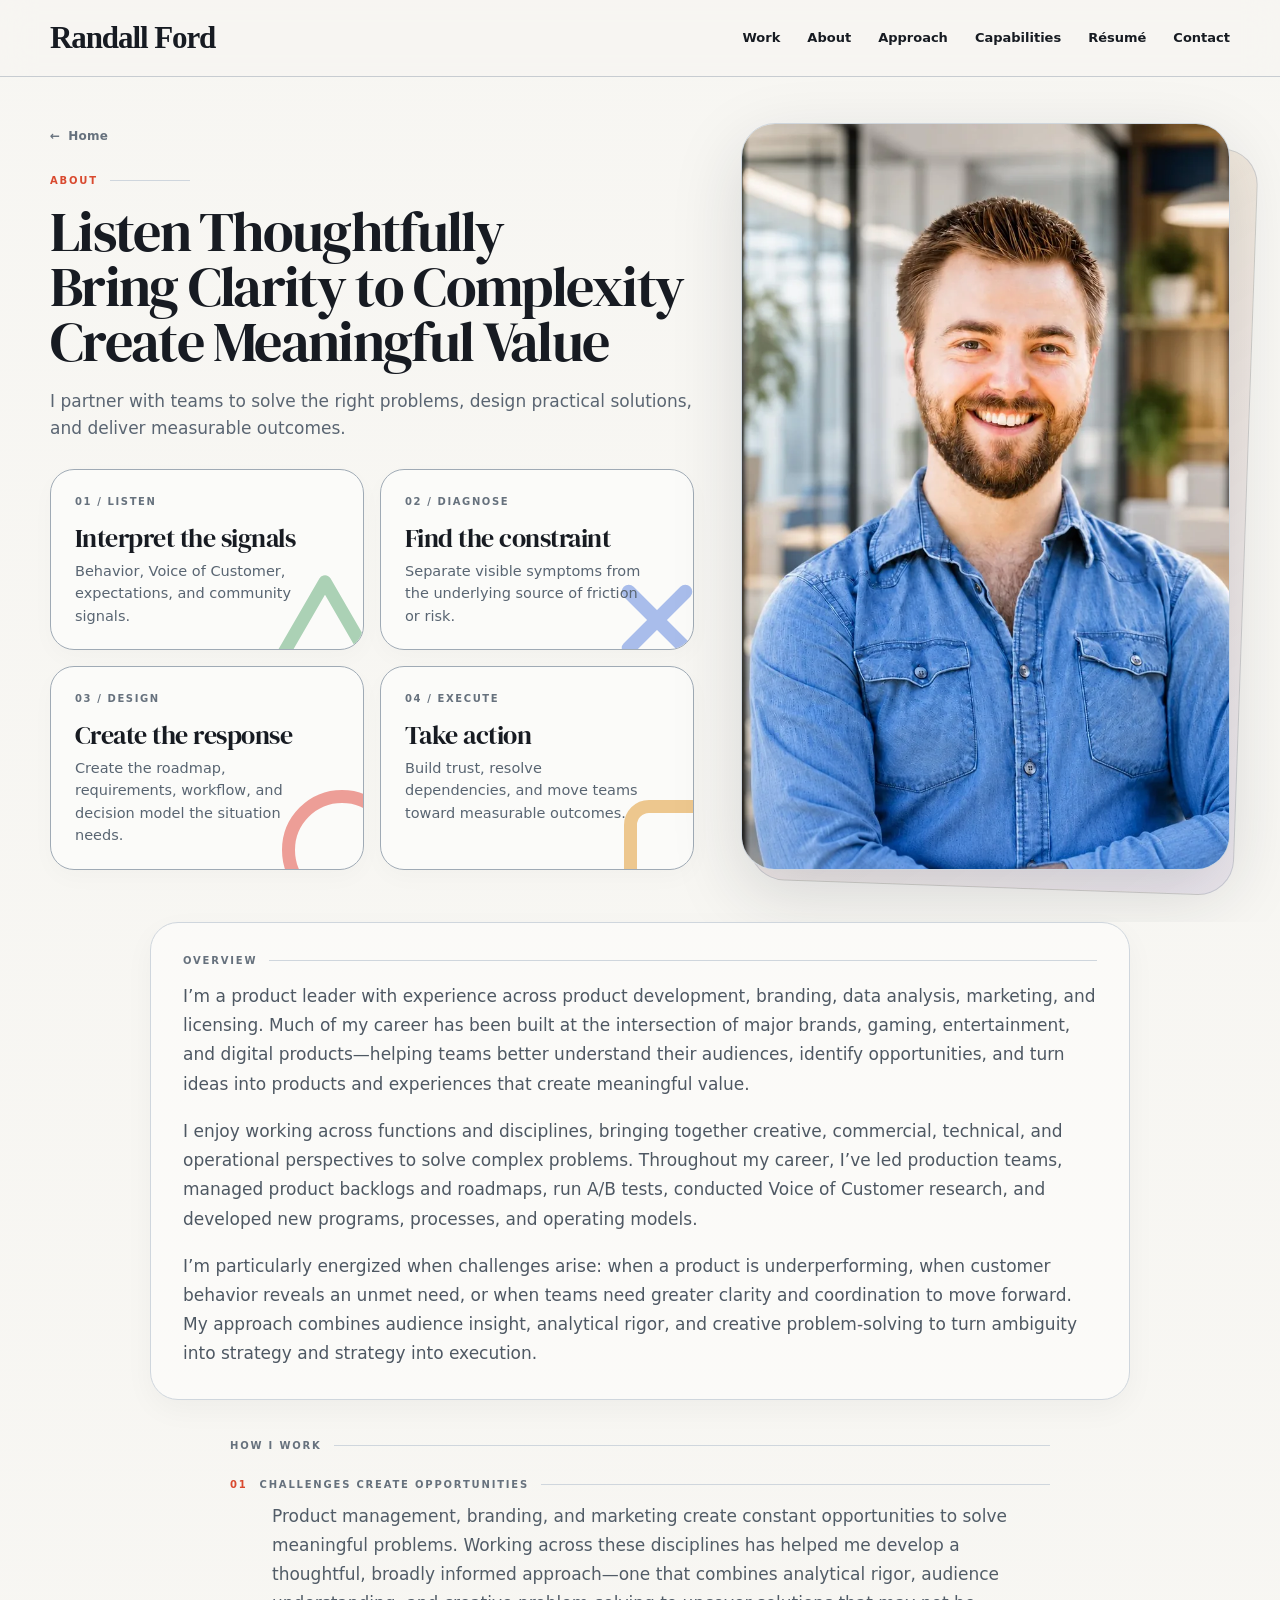
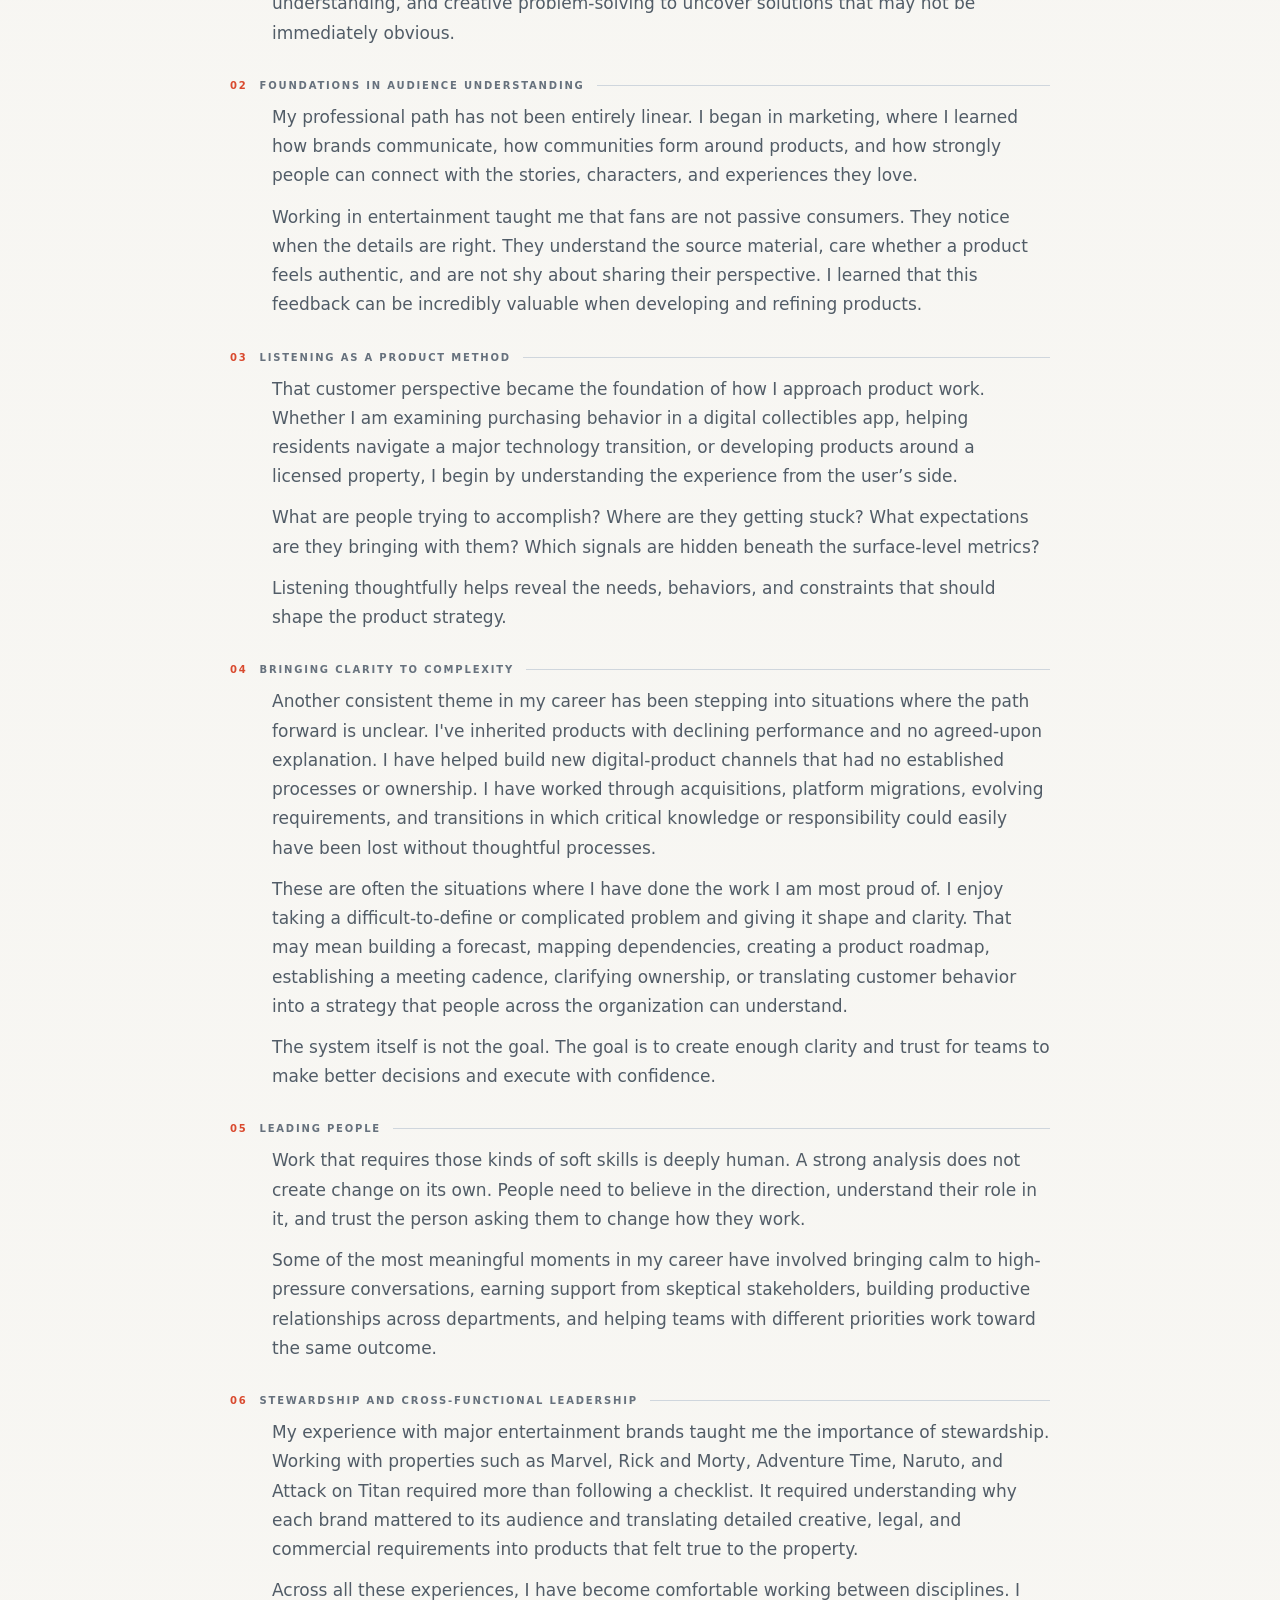
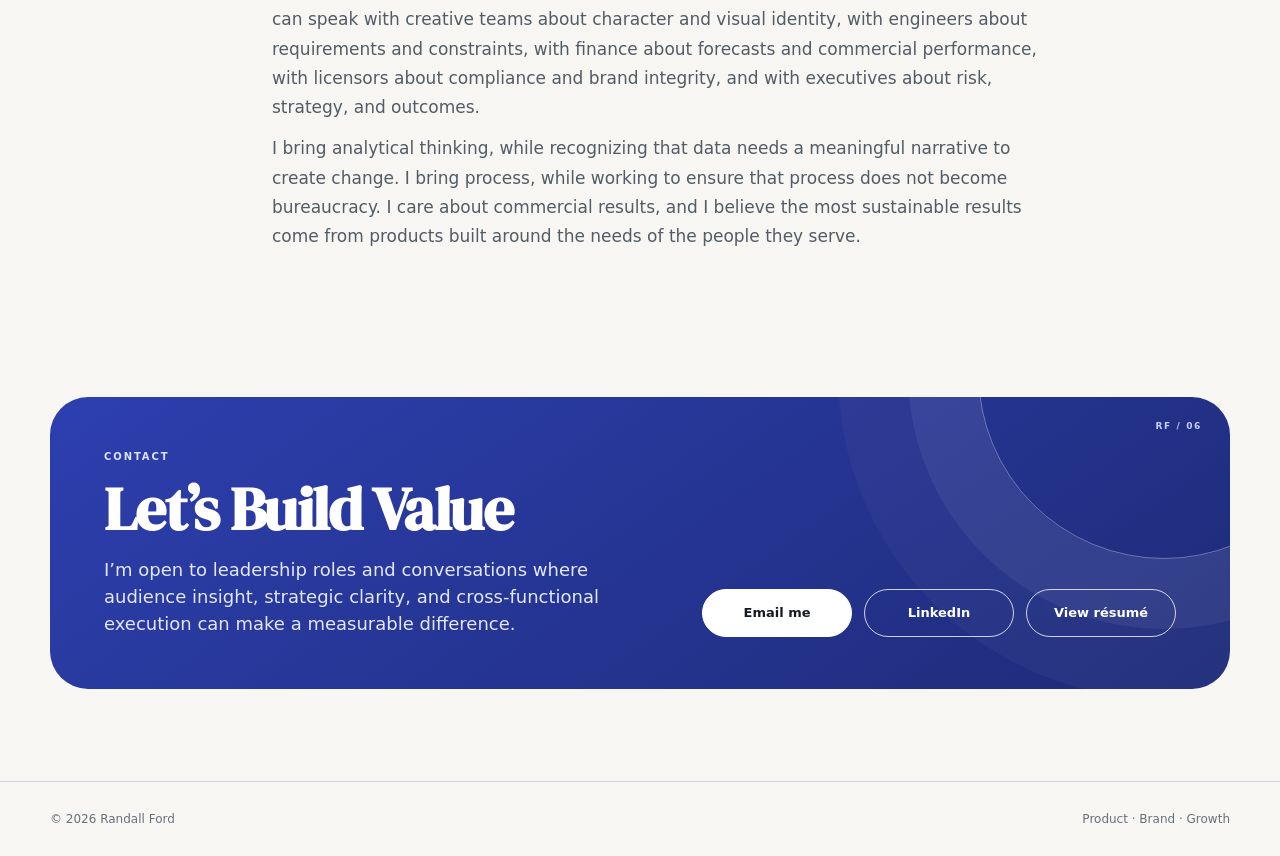
<file: about.html>
<!DOCTYPE html>
<html lang="en"><head>
<!-- Google tag (gtag.js) -->
<script async src="https://www.googletagmanager.com/gtag/js?id=G-EZGHJB5N5E"></script>
<script>
  window.dataLayer = window.dataLayer || [];
  function gtag(){dataLayer.push(arguments);}
  gtag('js', new Date());

  gtag('config', 'G-EZGHJB5N5E');
</script>
<meta charset="utf-8"/><meta content="width=device-width,initial-scale=1" name="viewport"/>
<meta name="build-version" content="2026.06.29.1"/>
<meta name="color-scheme" content="light dark"/>
<meta name="theme-color" content="#F7F6F2" media="(prefers-color-scheme: light)"/>
<meta name="theme-color" content="#0E1116" media="(prefers-color-scheme: dark)"/><title>About — Randall Ford</title>
<link href="https://rchhf-7.github.io/about.html" rel="canonical"/>
<meta content="profile" property="og:type">
<meta content="https://rchhf-7.github.io/about.html" property="og:url">
<meta content="About — Randall Ford" property="og:title"/>
<meta content="About Randall Ford: audience insight, strategic clarity, systems thinking, and brand stewardship." property="og:description"/>
<meta content="summary_large_image" name="twitter:card"/>
<link href="data:image/svg+xml,%3Csvg xmlns='http://www.w3.org/2000/svg' viewBox='0 0 32 32'%3E%3Crect width='32' height='32' rx='7' fill='%231E2B78'/%3E%3Ccircle cx='24' cy='9' r='3' fill='%23D94A2F'/%3E%3Ctext x='6' y='24' font-family='Georgia,serif' font-size='20' font-weight='700' fill='%23FFFFFF'%3ER%3C/text%3E%3C/svg%3E" rel="icon"/>
<link href="apple-touch-icon.png" rel="apple-touch-icon"/><meta content="About Randall Ford: audience insight, strategic clarity, systems thinking, and brand stewardship." name="description"/>
<link href="https://fonts.googleapis.com" rel="preconnect"/>
<link crossorigin="" href="https://fonts.gstatic.com" rel="preconnect"/>
<link href="https://fonts.googleapis.com/css2?family=DM+Serif+Display:ital@0;1&amp;display=swap" rel="stylesheet"/>
<style>
:root{
  --paper:#F7F6F2;
  --paper-2:#EEF1F4;
  --paper-3:#E5E9ED;
  --ink:#171B22;
  --ink-2:#2A313B;
  --muted:#66717D;
  --line:#CFD6DD;
  --line-dark:#9FAAB5;
  --ultra:#2D3FAF;
  --ultra-dark:#1E2B78;
  --ultra-soft:#E5E9FF;
  --vermilion:#D94A2F;
  --mint:#CFE5DE;
  --sand:#EBD5AF;
  --lilac:#D9CCEA;
  --rose:#E8C9D2;
  --white:#FFFFFF;
  --shadow:0 24px 70px rgba(27,34,48,.12);
  --max:1180px;
}
*{box-sizing:border-box}
html{scroll-behavior:smooth}
body{
  margin:0;
  background:
    linear-gradient(rgba(247,246,242,.96),rgba(247,246,242,.96)),
    repeating-linear-gradient(0deg,rgba(23,27,34,.035) 0 1px,transparent 1px 5px);
  color:var(--ink);
  font-family:Inter, ui-sans-serif, system-ui,-apple-system,BlinkMacSystemFont,"Segoe UI",sans-serif;
  line-height:1.5;
}
a{color:inherit;text-decoration:none}
button{font:inherit}
img{max-width:100%;display:block}
.wrap{width:min(var(--max),calc(100% - 48px));margin-inline:auto}
.serif{font-family:"Bodoni 72","Bodoni MT",Didot,Georgia,serif}
.skip{position:absolute;left:-999px;top:auto}
.skip:focus{left:12px;top:12px;background:white;border:1px solid var(--ink);padding:10px 14px;z-index:1000}

/* nav */
.nav{
  position:sticky;top:0;z-index:40;
  background:rgba(247,246,242,.9);
  backdrop-filter:blur(16px);
  border-bottom:1px solid rgba(159,170,181,.55);
}
.nav__inner{height:76px;display:flex;align-items:center;justify-content:space-between;gap:24px}
.brand{
  font-family:"Bodoni 72","Bodoni MT",Didot,Georgia,serif;
  font-weight:700;font-size:31px;letter-spacing:-.045em;
}
.nav__links{display:flex;gap:27px;align-items:center;font-size:13px;font-weight:750}
.nav__links a{position:relative}
.nav__links a:after{content:"";position:absolute;left:0;right:100%;bottom:-6px;height:1px;background:var(--ultra);transition:.22s}
.nav__links a:hover:after{right:0}
.nav__index{font-size:10px;letter-spacing:.18em;text-transform:uppercase;color:var(--muted);font-weight:800}
.nav__toggle{display:none;border:0;background:none;font-size:24px}

/* recurring labels */
.kicker,.eyebrow{
  font-size:10px;font-weight:850;text-transform:uppercase;letter-spacing:.19em;color:var(--ultra);
}
.editorial-index{
  font-size:10px;font-weight:850;text-transform:uppercase;letter-spacing:.17em;color:var(--muted);
}
.rule-label{display:flex;align-items:center;gap:14px}
.rule-label:after{content:"";height:1px;background:var(--line);flex:1}

/* hero */
.hero{padding:82px 0 72px;overflow:hidden}
.hero__grid{display:grid;grid-template-columns:1.02fr .98fr;gap:70px;align-items:center}
.hero__copy{position:relative}
.hero__copy:before{
  content:"RF / 01";position:absolute;right:10px;top:0;
  font-size:10px;font-weight:800;letter-spacing:.18em;color:var(--muted);
}
.hero h1{
  font-family:"Bodoni 72","Bodoni MT",Didot,Georgia,serif;
  font-size:clamp(58px,6.4vw,96px);
  line-height:.94;letter-spacing:-.058em;
  margin:19px 0 26px;max-width:790px;
}
.hero h1 em{font-style:italic;color:var(--ultra)}
.hero__lead{font-size:18px;color:#4E5965;max-width:680px;margin:0 0 31px}
.hero__actions{display:flex;gap:12px;flex-wrap:wrap}
.btn{
  display:inline-flex;align-items:center;justify-content:center;gap:9px;
  border:1px solid var(--ink);border-radius:999px;
  padding:13px 18px;font-size:13px;font-weight:850;
  transition:.22s ease;
}
.btn:hover{transform:translateY(-2px)}
.btn--primary{background:var(--ink);color:white}
.btn--light{background:white;border-color:white;color:var(--ink)}
.btn--ghost{background:transparent}

/* Hero art */
.hero-art{
  min-height:550px;position:relative;border:1px solid var(--line);
  border-radius:34px;background:var(--white);overflow:hidden;box-shadow:var(--shadow);
}
.hero-art:before{
  content:"";position:absolute;inset:0;
  background:repeating-linear-gradient(90deg,transparent 0 63px,rgba(23,27,34,.035) 64px);
  pointer-events:none;
}
.art-sheet{
  position:absolute;border:1px solid rgba(255,255,255,.35);border-radius:26px;
  box-shadow:0 28px 70px rgba(24,30,50,.18);
}
.art-sheet--back{
  width:67%;height:63%;right:2%;top:4%;
  background:var(--sand);transform:rotate(8deg);
}
.art-sheet--mid{
  width:72%;height:68%;left:4%;top:13%;
  background:linear-gradient(145deg,var(--ultra),var(--ultra-dark));color:white;
  transform:rotate(-4deg);padding:34px;overflow:hidden;
}
.art-sheet--mid:before{
  content:"";position:absolute;width:330px;height:330px;border-radius:50%;
  right:-100px;bottom:-160px;border:1px solid rgba(255,255,255,.45);
  box-shadow:0 0 0 64px rgba(255,255,255,.06),0 0 0 128px rgba(255,255,255,.035);
}
.art-sheet--mid small{font-size:9px;text-transform:uppercase;letter-spacing:.18em;font-weight:850;color:#DDE2FF}
.art-sheet--mid strong{
  display:block;font-family:"Bodoni 72","Bodoni MT",Didot,Georgia,serif;
  font-size:43px;line-height:.99;letter-spacing:-.045em;
  margin-top:102px;max-width:350px;position:relative;
}
.art-sheet--front{
  width:59%;height:45%;right:6%;bottom:6%;
  background:white;transform:rotate(3deg);padding:26px;
}
.art-sheet--front .tiny{font-size:9px;letter-spacing:.18em;text-transform:uppercase;color:var(--muted);font-weight:850}
.art-sheet--front h3{
  font-family:"Bodoni 72","Bodoni MT",Didot,Georgia,serif;
  font-size:31px;line-height:1.02;margin:45px 0 12px;letter-spacing:-.035em;
}
.art-sheet--front p{font-size:13px;color:var(--muted);max-width:290px}
.art-tab{
  position:absolute;left:0;bottom:20px;background:var(--vermilion);color:white;
  padding:9px 16px 9px 20px;font-size:9px;font-weight:850;text-transform:uppercase;letter-spacing:.16em;
  border-radius:0 999px 999px 0;
}
.art-stamp{
  position:absolute;right:24px;top:24px;width:58px;height:58px;border:1px solid var(--line-dark);
  border-radius:50%;display:grid;place-items:center;font-size:9px;font-weight:900;color:var(--muted);
  transform:rotate(10deg);
}

/* proof */
.proof{background:white;border-block:1px solid var(--line)}
.proof__grid{display:grid;grid-template-columns:repeat(3,1fr)}
.proof__item{padding:34px 28px;border-right:1px solid var(--line);position:relative}
.proof__item:last-child{border-right:0}
.proof__item:before{
  content:attr(data-index);position:absolute;right:20px;top:18px;
  font-size:9px;font-weight:850;letter-spacing:.16em;color:var(--muted)
}
.proof__item strong{
  display:block;font-family:"Bodoni 72","Bodoni MT",Didot,Georgia,serif;
  font-size:34px;line-height:1.02;letter-spacing:-.035em;
}
.proof__item span{display:block;color:var(--muted);font-size:13px;margin-top:8px;max-width:290px}

/* brands */
.brands{padding:68px 0 73px;background:#FBFCFD;border-bottom:1px solid var(--line)}
.brands__title{text-align:center;color:var(--muted);font-size:11px;font-weight:900;text-transform:uppercase;letter-spacing:.22em;margin-bottom:31px}
.brands__row{
  display:flex;justify-content:center;align-items:center;gap:36px 48px;flex-wrap:wrap;
}
.brands__row span{color:#5B6570;font-size:29px;letter-spacing:-.04em;font-weight:800}
.brands__row .serifmark{font-family:Georgia,serif;font-style:italic;font-weight:700}
.brands__row .wide{letter-spacing:.02em;font-size:22px}
.brands__row .condensed{font-stretch:condensed;text-transform:uppercase;letter-spacing:-.06em}

/* sections */
.section{padding:96px 0}
.section--cool{background:var(--paper-2);border-block:1px solid var(--line)}
.section__head{
  display:grid;grid-template-columns:.72fr 1.28fr;gap:70px;align-items:start;margin-bottom:43px
}
.section__head h2,.work__intro h2{
  font-family:"Bodoni 72","Bodoni MT",Didot,Georgia,serif;
  font-size:56px;line-height:1;letter-spacing:-.045em;margin:14px 0 0;
}
.section__head p{font-size:19px;color:var(--muted);margin:8px 0 0;max-width:720px}
.section__head strong{color:var(--ink)}

/* operating model */
.operating{
  display:grid;grid-template-columns:.82fr 1.18fr;gap:18px;
}
.operating__feature{
  min-height:500px;border-radius:34px;padding:42px;
  background:linear-gradient(145deg,var(--ultra),var(--ultra-dark));color:white;
  position:relative;overflow:hidden;
}
.operating__feature:before{
  content:"";position:absolute;inset:0;
  background:
    linear-gradient(90deg,transparent 0 49%,rgba(255,255,255,.1) 49% 49.3%,transparent 49.3%),
    linear-gradient(0deg,transparent 0 58%,rgba(255,255,255,.08) 58% 58.3%,transparent 58.3%);
}
.operating__feature:after{
  content:"";position:absolute;width:430px;height:430px;border-radius:50%;
  right:-130px;bottom:-210px;border:1px solid rgba(255,255,255,.42);
  box-shadow:0 0 0 70px rgba(255,255,255,.06),0 0 0 140px rgba(255,255,255,.035);
}
.operating__feature .eyebrow{color:#DBE0FF}
.operating__feature h2{
  font-family:"Bodoni 72","Bodoni MT",Didot,Georgia,serif;
  font-size:58px;line-height:.98;letter-spacing:-.045em;
  margin:26px 0 20px;max-width:560px;position:relative
}
.operating__feature p{font-size:18px;color:#E1E5FF;max-width:520px;position:relative}
.operating__feature .feature-index{
  position:absolute;right:26px;top:23px;font-size:9px;letter-spacing:.18em;color:#C5CCFF;font-weight:850
}
.operating__steps{display:grid;grid-template-columns:1fr 1fr;gap:18px}
.step{
  background:white;border:1px solid var(--line);border-radius:26px;
  padding:27px;min-height:240px;position:relative;overflow:hidden;
  transition:.24s ease;
}
.step:hover{transform:translateY(-4px);box-shadow:0 18px 42px rgba(27,34,48,.1)}
.step:after{
  content:"";position:absolute;width:120px;height:120px;border-radius:50%;
  right:-50px;bottom:-60px;background:var(--ultra-soft);transition:.24s
}
.step:hover:after{transform:scale(1.18)}
.step__num{font-size:10px;font-weight:900;letter-spacing:.15em;color:var(--muted);text-transform:uppercase}
.step h3{
  font-family:"Bodoni 72","Bodoni MT",Didot,Georgia,serif;
  font-size:32px;line-height:1.03;margin:63px 0 10px;letter-spacing:-.035em;
}
.step p{font-size:14px;color:var(--muted);margin:0;max-width:260px}

/* work */
.work__intro{max-width:920px;margin-bottom:44px}
.work__intro p{font-size:18px;color:var(--muted);max-width:720px}
.work__grid{display:grid;grid-template-columns:1fr 1fr;gap:22px}
.case{
  min-height:465px;border:1px solid var(--line);border-radius:32px;background:white;
  position:relative;overflow:hidden;display:flex;flex-direction:column;
  transition:.28s ease;
}
.case:hover{transform:translateY(-5px);box-shadow:0 25px 65px rgba(27,34,48,.14)}
.case__visual{height:225px;position:relative;overflow:hidden;border-bottom:1px solid var(--line)}
.case__meta{display:flex;justify-content:space-between;align-items:center;padding:24px 28px 0}
.case__company{
  font-size:10px;font-weight:900;letter-spacing:.15em;text-transform:uppercase;color:var(--muted)
}
.case__number{font-size:10px;font-weight:900;letter-spacing:.16em;color:var(--muted)}
.case__body{padding:20px 28px 28px;display:flex;flex-direction:column;flex:1}
.case h3{
  font-family:"Bodoni 72","Bodoni MT",Didot,Georgia,serif;
  font-size:40px;line-height:1;letter-spacing:-.04em;margin:0 0 13px;
}
.case__body p{font-size:15px;color:#59646F;margin:0;max-width:470px}
.case__result{
  margin-top:auto;padding-top:25px;font-size:13px;font-weight:900;display:flex;justify-content:space-between;align-items:center
}
.case__result:after{content:"↗";width:34px;height:34px;border:1px solid var(--line);border-radius:50%;display:grid;place-items:center}
.case__hover{
  position:absolute;inset:auto 0 0;background:rgba(23,27,34,.96);color:white;
  padding:22px 28px;transform:translateY(100%);transition:.28s ease;
  font-size:12px;line-height:1.65;letter-spacing:.01em;
}
.case:hover .case__hover{transform:none}

/* project visuals */
.visual-label{
  position:absolute;left:24px;top:22px;color:white;font-size:9px;letter-spacing:.18em;text-transform:uppercase;font-weight:900;z-index:4
}
.visual-stamp{
  position:absolute;right:18px;top:18px;width:52px;height:52px;border:1px solid rgba(255,255,255,.5);
  color:white;border-radius:50%;display:grid;place-items:center;font-size:9px;font-weight:900;transform:rotate(8deg);z-index:4
}
.visual--marvel{background:linear-gradient(140deg,#161B29,#273460 60%,#40203B)}
.visual--marvel:before{
  content:"";position:absolute;width:190px;height:190px;border-radius:50%;right:8%;top:14%;
  background:var(--vermilion);box-shadow:-92px 72px 0 -28px var(--sand);
}
.visual--marvel:after{
  content:"MARVEL\A COLLECT";white-space:pre;position:absolute;left:24px;bottom:18px;color:white;
  font-family:"Arial Black",Arial,sans-serif;font-size:37px;line-height:.82;letter-spacing:-.08em
}
.marvel-card{
  position:absolute;right:27%;bottom:-14px;width:125px;height:170px;background:#F8F4EC;border:8px solid white;
  transform:rotate(8deg);box-shadow:0 22px 35px rgba(0,0,0,.28)
}
.marvel-card:before{content:"";position:absolute;inset:12px;background:linear-gradient(145deg,#D94A2F,#2D3FAF);border-radius:50% 50% 38% 62%/55% 40% 60% 45%}
.marvel-card:after{content:"LIMITED";position:absolute;left:11px;right:11px;bottom:11px;border-top:1px solid #B9B0A5;padding-top:5px;font-size:7px;letter-spacing:.16em;font-weight:900;color:#6D655E}

.visual--tricon{background:linear-gradient(145deg,#CDE5DE,#96C8BE)}
.visual--tricon:before{
  content:"";position:absolute;width:315px;height:315px;border-radius:50%;left:-50px;bottom:-180px;
  border:1px solid rgba(23,27,34,.22);box-shadow:0 0 0 54px rgba(255,255,255,.2),0 0 0 108px rgba(255,255,255,.1)
}
.visual--tricon:after{
  content:"40K";position:absolute;right:26px;bottom:10px;color:#263B3A;
  font-family:"Bodoni 72",Didot,Georgia,serif;font-size:79px;line-height:1;letter-spacing:-.06em
}
.tricon-phone{
  position:absolute;width:112px;height:195px;left:43%;top:16px;background:#15202C;border-radius:22px;padding:8px;
  transform:rotate(-6deg);box-shadow:0 20px 35px rgba(24,47,46,.25)
}
.tricon-phone:before{content:"";position:absolute;inset:13px 9px 10px;background:white;border-radius:15px}
.tricon-phone:after{
  content:"PAYMENT\A READY";white-space:pre;position:absolute;left:22px;top:56px;color:#1A302D;
  font-size:9px;font-weight:900;letter-spacing:.12em;line-height:1.55
}

.visual--quidd{background:linear-gradient(145deg,#EBD5AF,#D8B268)}
.visual--quidd:before{
  content:"";position:absolute;width:128px;height:178px;left:31%;top:26px;border-radius:18px;
  background:var(--ultra);transform:rotate(-10deg);box-shadow:18px 17px 0 rgba(255,255,255,.65),36px 34px 0 rgba(23,27,34,.14)
}
.visual--quidd:after{
  content:"QUIDD";position:absolute;right:26px;bottom:16px;color:#2F2B20;
  font-family:"Bodoni 72",Didot,Georgia,serif;font-size:49px;font-style:italic;letter-spacing:-.06em
}
.quidd-seal{
  position:absolute;left:18px;bottom:20px;width:73px;height:73px;border-radius:50%;border:1px solid rgba(23,27,34,.28);
  display:grid;place-items:center;color:#574825;font-size:8px;font-weight:900;letter-spacing:.15em;transform:rotate(-10deg)
}

.visual--cryptkins{background:linear-gradient(145deg,#E8C9D2,#D9CCEA)}
.visual--cryptkins:before{
  content:"";position:absolute;width:165px;height:125px;border-radius:54% 46% 42% 58%;
  background:#513A73;left:41%;top:55px;transform:rotate(-5deg);
}
.visual--cryptkins:after{
  content:"";position:absolute;width:31px;height:31px;border-radius:50%;background:white;left:49%;top:91px;
  box-shadow:53px 0 0 white,9px 5px 0 -9px #171B22,62px 5px 0 -9px #171B22;
}
.cryptkins-horns:before,.cryptkins-horns:after{
  content:"";position:absolute;width:38px;height:48px;background:#513A73;top:37px;border-radius:70% 30% 70% 30%
}
.cryptkins-horns:before{left:44%;transform:rotate(-28deg)}
.cryptkins-horns:after{left:59%;transform:rotate(28deg) scaleX(-1)}
.cryptkins-title{
  position:absolute;left:24px;bottom:17px;font-family:"Bodoni 72",Didot,Georgia,serif;
  color:#352640;font-size:44px;font-style:italic;letter-spacing:-.06em
}

/* capability index */
.capability{
  background:white;border-block:1px solid var(--line);
}
.capability__grid{display:grid;grid-template-columns:1.05fr .95fr;gap:70px}
.capability h2{
  font-family:"Bodoni 72","Bodoni MT",Didot,Georgia,serif;
  font-size:55px;line-height:1;letter-spacing:-.045em;margin:14px 0 35px;
}
.cap-list{border-top:1px solid var(--ink)}
.cap-row{
  display:grid;grid-template-columns:52px 1fr auto;gap:18px;align-items:center;
  padding:23px 0;border-bottom:1px solid var(--line)
}
.cap-row span{font-size:10px;letter-spacing:.15em;font-weight:900;color:var(--muted)}
.cap-row strong{font-family:"Bodoni 72",Didot,Georgia,serif;font-size:28px;letter-spacing:-.025em}
.cap-row i{
  font-style:normal;width:36px;height:36px;border:1px solid var(--line);border-radius:50%;display:grid;place-items:center;color:var(--ultra)
}
.exp-card{
  background:var(--paper-2);border:1px solid var(--line);border-radius:30px;padding:34px;position:relative;overflow:hidden
}
.exp-card:after{
  content:"RF / 05";position:absolute;right:23px;top:20px;font-size:9px;letter-spacing:.18em;color:var(--muted);font-weight:900
}
.exp-card h3{
  font-family:"Bodoni 72",Didot,Georgia,serif;font-size:36px;line-height:1.04;margin:15px 0 27px;letter-spacing:-.035em
}
.exp-group{display:grid;grid-template-columns:130px 1fr;gap:24px;padding:16px 0;border-top:1px solid var(--line)}
.exp-group b{font-size:10px;letter-spacing:.14em;text-transform:uppercase}
.exp-group p{margin:0;color:var(--muted);font-size:14px}

/* CTA */
.cta{padding:92px 0}
.cta__card{
  background:linear-gradient(145deg,var(--ultra),var(--ultra-dark));color:white;border-radius:38px;
  padding:58px 62px;display:grid;grid-template-columns:1fr auto;gap:48px;align-items:end;position:relative;overflow:hidden
}
.cta__card:before{
  content:"";position:absolute;width:370px;height:370px;border-radius:50%;right:-120px;top:-210px;
  border:1px solid rgba(255,255,255,.35);box-shadow:0 0 0 70px rgba(255,255,255,.055),0 0 0 140px rgba(255,255,255,.03)
}
.cta__card:after{content:"RF / 06";position:absolute;right:28px;top:23px;font-size:9px;letter-spacing:.18em;color:#C7CEFF;font-weight:900}
.cta h2{
  font-family:"Bodoni 72","Bodoni MT",Didot,Georgia,serif;
  font-size:61px;line-height:.98;letter-spacing:-.045em;margin:15px 0 18px
}
.cta p{font-size:18px;color:#E3E7FF;max-width:760px;margin:0}
.footer{padding:28px 0;border-top:1px solid var(--line);color:var(--muted);font-size:12px}
.footer__inner{display:flex;justify-content:space-between;gap:20px}

/* responsive */
@media(max-width:980px){
  .hero__grid,.section__head,.operating,.capability__grid{grid-template-columns:1fr}
  .hero-art{min-height:500px}
  .proof__grid{grid-template-columns:1fr}
  .proof__item{border-right:0;border-bottom:1px solid var(--line)}
  .proof__item:last-child{border-bottom:0}
  .operating__feature{min-height:420px}
  .work__grid{grid-template-columns:1fr}
  .case{min-height:445px}
}
@media(max-width:720px){
  .wrap{width:min(var(--max),calc(100% - 28px))}
  .nav__links{display:none}
  .nav__toggle{display:block}
  .nav__index{display:none}
  .hero{padding:52px 0 56px}
  .hero__grid{gap:40px}
  .hero h1{font-size:52px}
  .hero__lead{font-size:16px}
  .hero__copy:before{display:none}
  .hero-art{min-height:420px;border-radius:26px}
  .art-sheet--back{width:72%;height:58%;right:-4%;top:4%}
  .art-sheet--mid{width:78%;height:66%;left:2%;padding:25px}
  .art-sheet--mid strong{font-size:34px;margin-top:74px}
  .art-sheet--front{width:72%;height:44%;right:3%;padding:20px}
  .art-sheet--front h3{font-size:25px;margin-top:32px}
  .art-stamp{width:48px;height:48px}
  .brands{padding:55px 0}
  .brands__row{gap:22px 28px}
  .brands__row span{font-size:24px}
  .section{padding:70px 0}
  .section__head h2,.work__intro h2,.capability h2{font-size:44px}
  .section__head{gap:18px;margin-bottom:32px}
  .section__head p{font-size:16px}
  .operating__feature{padding:31px;min-height:385px;border-radius:28px}
  .operating__feature h2{font-size:45px}
  .operating__steps{grid-template-columns:1fr}
  .step{min-height:195px}
  .step h3{margin-top:42px}
  .case{min-height:470px;border-radius:26px}
  .case__visual{height:215px}
  .case__meta{padding:21px 23px 0}
  .case__body{padding:18px 23px 24px}
  .case h3{font-size:36px}
  .case__hover{position:static;transform:none;background:var(--paper-2);color:var(--muted);padding:15px 23px;font-size:11px;border-top:1px solid var(--line)}
  .case:hover{transform:none}
  .case__result{margin-top:24px}
  .capability__grid{gap:45px}
  .cap-row strong{font-size:23px}
  .exp-card{padding:28px 24px}
  .exp-group{grid-template-columns:1fr;gap:7px}
  .cta{padding:70px 0}
  .cta__card{grid-template-columns:1fr;padding:38px 30px;border-radius:28px}
  .cta h2{font-size:46px}
  .footer__inner{display:block}
}
@media(prefers-reduced-motion:reduce){
  *{scroll-behavior:auto!important;transition:none!important}
}

/* === V4 targeted reference reverts === */
/* Microbrand circle: V1 geometry, heavier 35% watermark line. */
.art-stamp,
.visual-stamp{
  border-width:2px !important;
  border-style:solid !important;
  border-color:currentColor !important;
  opacity:.35;
  transform:rotate(6deg);
  box-shadow:none !important;
}

/* Mobile-first hero card composition: preserve V1 stack, keep all copy legible. */
.hero-art{min-height:470px}
.art-sheet--back{width:70%;height:57%;right:1%;top:4%}
.art-sheet--mid{width:78%;height:64%;left:3%;top:12%;padding:28px}
.art-sheet--mid strong{font-size:36px;line-height:1.03;margin-top:64px;max-width:360px}
.art-sheet--front{width:67%;height:39%;right:3%;bottom:5%;padding:22px}
.art-sheet--front h3{font-size:25px;line-height:1.08;margin:26px 0 8px}
.art-sheet--front p{font-size:12px;line-height:1.4;max-width:300px;padding-right:4px}
.art-tab{bottom:13px;font-size:8px}

/* V3 text spacing applied to all V1 case-study cards. */
.case__body{padding:15px 27px 27px;min-height:235px;display:flex;flex-direction:column}
.case h3{font-size:37px;line-height:1.05;margin:0 0 12px}
.case__body p{font-size:15px;line-height:1.55;color:#59646F;margin:0;max-width:470px}
.case__result{margin-top:auto;padding-top:23px}

/* V1 operating-model card with the revised title. */
.section--cool .operating{margin-top:0}
.operating__feature h2{max-width:620px}

/* Botanical Cryptkins image. */
.visual--cryptkins{background:#DCE8E2}
.visual--cryptkins:before,
.visual--cryptkins:after{display:none !important}
.botanical-art{position:absolute;inset:0;width:100%;height:100%;display:block}
.botanical-title{
  position:absolute;left:24px;bottom:16px;z-index:4;
  font-family:"Bodoni 72",Didot,Georgia,serif;
  font-size:43px;font-style:italic;letter-spacing:-.055em;color:#263D38;
  text-shadow:0 1px 0 rgba(255,255,255,.45)
}

/* V1 CTA with three readable actions. */
.cta__buttons{display:flex;gap:12px;align-items:center;justify-content:flex-end;flex-wrap:wrap;position:relative;z-index:2}
.btn--outline-light{color:white;border-color:rgba(255,255,255,.78);background:transparent}
.btn--outline-light:hover{background:rgba(255,255,255,.1)}
.cta__buttons .btn{min-width:120px}

@media(min-width:721px){
  .hero-art{min-height:540px}
  .art-sheet--back{width:67%;height:61%;right:2%;top:4%}
  .art-sheet--mid{width:73%;height:66%;left:4%;top:12%;padding:34px}
  .art-sheet--mid strong{font-size:41px;margin-top:84px;max-width:380px}
  .art-sheet--front{width:62%;height:39%;right:5%;bottom:6%;padding:24px}
  .art-sheet--front h3{font-size:28px;margin-top:31px}
}

@media(max-width:720px){
  .hero-art{min-height:455px}
  .art-sheet--back{width:72%;height:54%;right:-2%;top:4%}
  .art-sheet--mid{width:82%;height:61%;left:2%;top:11%;padding:23px}
  .art-sheet--mid strong{font-size:29px;line-height:1.05;margin-top:53px;max-width:250px}
  .art-sheet--front{width:74%;height:38%;right:2%;bottom:4%;padding:18px}
  .art-sheet--front .tiny{font-size:8px}
  .art-sheet--front h3{font-size:20px;line-height:1.1;margin:18px 0 6px;max-width:235px}
  .art-sheet--front p{font-size:10px;line-height:1.32;max-width:220px}
  .art-tab{left:18px;bottom:10px;padding:7px 12px 7px 14px;font-size:7px}
  .art-stamp{right:13px;top:13px;width:50px;height:50px}

  /* Keep the Marvel wordmark readable over the mobile artwork. */
  .visual--marvel:after{
    left:17px;bottom:15px;z-index:5;
    color:white;
    font-size:27px;line-height:.84;letter-spacing:-.07em;
    text-shadow:0 3px 12px rgba(0,0,0,.34)
  }
  .marvel-card{right:12%;width:104px;height:145px}
  .case__body{padding:14px 23px 16px;min-height:0}
  .case h3{font-size:34px}
  .case__result{margin-top:10px;padding-top:10px;min-height:44px}
  .botanical-title{left:20px;bottom:14px;font-size:36px}
  .cta__card{grid-template-columns:1fr}
  .cta__buttons{justify-content:stretch;width:100%}
  .cta__buttons .btn{width:100%;min-width:0}
}



/* V5 spacing and responsiveness refinements */
.art-sheet--mid strong{
  margin-top:74px;
  max-width:300px;
}
.art-sheet--front{
  height:38%;
  padding:22px;
}
.art-sheet--front h3{
  margin:28px 0 12px;
  max-width:255px;
}
.art-tab{
  bottom:16px;
}

.case{
  min-height:438px;
}
.case__meta{
  padding:20px 24px 0;
}
.case__body{
  padding:16px 24px 22px;
}
.case h3{
  margin:0 0 10px;
}
.case__body p{
  font-size:14px;
  line-height:1.56;
}
.case__result{
  padding-top:18px;
}
.case__hover{
  padding:18px 24px;
}

.cta__card{
  gap:34px;
  padding:52px 54px;
  align-items:start;
}
.cta__card > div:first-child{
  max-width:760px;
}
.cta h2{
  margin:14px 0 16px;
}
.cta p{
  max-width:690px;
  line-height:1.5;
}
.cta__buttons{
  display:grid;
  grid-template-columns:repeat(3, minmax(150px, 1fr));
  gap:12px;
  width:min(100%, 600px);
  justify-content:start;
  align-self:end;
}
.cta__buttons .btn{
  width:100%;
  min-width:0;
  justify-content:center;
}

@media(min-width:721px){
  .art-sheet--mid strong{
    margin-top:60px;
    max-width:320px;
  }
  .art-sheet--front{
    width:61%;
    height:33%;
    right:5%;
    bottom:6%;
    padding:22px;
  }
  .art-sheet--front h3{
    font-size:26px;
    line-height:1.06;
    margin:24px 0 0;
    max-width:300px;
  }
}

@media(max-width:1160px){
  .cta__card{
    grid-template-columns:1fr;
  }
  .cta__buttons{
    width:min(100%, 720px);
    align-self:start;
  }
}

@media(max-width:720px){
  .hero-art{
    min-height:448px;
  }
  .art-sheet--mid{
    width:82%;
    height:60%;
    left:2%;
    top:11%;
    padding:22px;
  }
  .art-sheet--mid strong{
    font-size:28px;
    line-height:1.02;
    margin-top:34px;
    max-width:220px;
  }
  .art-sheet--front{
    width:74%;
    height:31%;
    right:2%;
    bottom:4%;
    padding:16px;
  }
  .art-sheet--front h3{
    font-size:20px;
    line-height:1.08;
    margin:16px 0 0;
    max-width:215px;
  }
  .art-tab{
    font-size:7px;
    padding:8px 12px 8px 16px;
    bottom:12px;
  }

  .case{
    min-height:430px;
  }
  .case__visual{
    height:208px;
  }
  .case__meta{
    padding:18px 20px 0;
  }
  .case__body{
    padding:14px 20px 18px;
  }
  .case h3{
    font-size:34px;
    margin:0 0 8px;
  }
  .case__body p{
    font-size:14px;
    line-height:1.5;
  }
  .case__result{
    padding-top:16px;
  }
  .case__hover{
    padding:14px 20px;
  }

  .cta__card{
    padding:36px 24px;
    gap:24px;
  }
  .cta h2{
    font-size:44px;
  }
  .cta p{
    font-size:16px;
    line-height:1.55;
  }
  .cta__buttons{
    grid-template-columns:1fr;
    width:100%;
  }
}



/* V6: case-card interaction, tighter natural heights, and About section */
.operating__feature{
  display:flex;
  flex-direction:column;
}
.operating__about-link{
  position:relative;
  z-index:2;
  margin-top:auto;
  padding-top:26px;
  color:white;
  font-size:12px;
  font-weight:850;
  letter-spacing:.02em;
  display:inline-flex;
  align-items:center;
  gap:10px;
  width:max-content;
  border-bottom:1px solid rgba(255,255,255,.48);
}
.operating__about-link span{transition:transform .2s ease}
.operating__about-link:hover span{transform:translateX(4px)}

.work__grid{align-items:start}
.case{
  min-height:0;
}
.case__body{
  flex:0;
}
.case__result{
  margin-top:18px;
  padding-top:16px;
  border-top:1px solid var(--line);
  display:grid;
  grid-template-columns:minmax(0,1fr) 36px;
  gap:16px;
  align-items:center;
  min-height:62px;
  font-size:13px;
  font-weight:900;
}
.case__result:after{display:none}
.case__result-copy{
  display:grid;
  grid-template-areas:"copy";
  align-items:center;
  min-width:0;
}
.case__result-primary,
.case__result-detail{
  grid-area:copy;
  transition:opacity .22s ease, transform .22s ease;
}
.case__result-primary{opacity:1;transform:none}
.case__result-detail{
  opacity:0;
  transform:translateY(7px);
  color:var(--ultra);
  font-size:11px;
  line-height:1.45;
  font-weight:800;
  letter-spacing:.01em;
}
.case__arrow{
  width:36px;
  height:36px;
  border:1px solid var(--line);
  border-radius:50%;
  display:grid;
  place-items:center;
  transition:background .22s ease,color .22s ease,border-color .22s ease,transform .22s ease;
}
.case:hover .case__result-primary,
.case:focus-visible .case__result-primary{opacity:0;transform:translateY(-7px)}
.case:hover .case__result-detail,
.case:focus-visible .case__result-detail{opacity:1;transform:none}
.case:hover .case__arrow,
.case:focus-visible .case__arrow{
  background:var(--ink);
  border-color:var(--ink);
  color:white;
  transform:translate(2px,-2px);
}
.case__hover{display:none!important}

@media(max-width:720px){
  .case__result{
    grid-template-columns:minmax(0,1fr) 36px;
    min-height:44px;
    margin-top:10px;
    padding-top:10px;
  }
  .case__result-detail{display:none}
  .case:hover .case__result-primary,
  .case:focus-visible .case__result-primary{opacity:1;transform:none}
}



/* V8: unified display typography */
:root{
  --display:"DM Serif Display", Georgia, serif;
}
.hero h1,
.art-sheet--mid strong,
.art-sheet--front h3,
.proof__item strong,
.section__head h2,
.work__intro h2,
.operating__feature h2,
.step h3,
.case h3,
.capability h2,
.cap-row strong,
.exp-card h3,
.cta h2{
  font-family:var(--display);
  letter-spacing:-.025em;
}
.hero h1{line-height:.98}
.art-sheet--mid strong{line-height:1.01}
.art-sheet--front h3,
.step h3,
.case h3,
.cap-row strong,
.exp-card h3{line-height:1.04}
.proof__item strong,
.section__head h2,
.work__intro h2,
.operating__feature h2,
.capability h2,
.cta h2{line-height:1.01}



/* ===== Shared full-site additions ===== */
.page-main{min-height:70vh}
.nav__toggle{width:42px;height:42px;border:1px solid var(--line);border-radius:50%;align-items:center;justify-content:center;cursor:pointer;color:var(--ink)}
.nav__toggle-lines,.nav__toggle-lines:before,.nav__toggle-lines:after{width:16px;height:1.5px;background:currentColor;display:block;position:relative;transition:.2s}
.nav__toggle-lines:before,.nav__toggle-lines:after{content:"";position:absolute;left:0}.nav__toggle-lines:before{top:-5px}.nav__toggle-lines:after{top:5px}
.nav__toggle[aria-expanded="true"] .nav__toggle-lines{background:transparent}.nav__toggle[aria-expanded="true"] .nav__toggle-lines:before{transform:translateY(5px) rotate(45deg)}.nav__toggle[aria-expanded="true"] .nav__toggle-lines:after{transform:translateY(-5px) rotate(-45deg)}

/* About page */
.about-hero{padding:82px 0 58px;border-bottom:1px solid var(--line)}
.about-hero__grid{display:grid;grid-template-columns:.33fr 1.67fr;gap:70px;align-items:start}
.about-hero h1{font-family:var(--display);font-size:clamp(58px,7vw,94px);line-height:.98;letter-spacing:-.025em;margin:0 0 24px;max-width:980px}
.about-hero__lead{font-size:21px;line-height:1.65;color:#46515D;max-width:860px;margin:0}
.about-story{padding:72px 0 88px}
.about-story__grid{display:grid;grid-template-columns:250px 1fr;gap:72px;align-items:start}
.about-rail{position:sticky;top:112px;border-top:1px solid var(--ink);padding-top:20px}
.about-rail strong{display:block;font-family:var(--display);font-size:28px;line-height:1.08;margin-bottom:14px}
.about-rail p{font-size:13px;color:var(--muted);line-height:1.65;margin:0}
.about-copy{max-width:890px}
.about-copy__intro{font-size:22px;line-height:1.7;color:#3F4954;margin:0 0 52px}
.about-chapter{display:grid;grid-template-columns:72px 1fr;gap:26px;padding:42px 0;border-top:1px solid var(--line)}
.about-chapter__num{font-size:10px;font-weight:900;letter-spacing:.16em;color:var(--ultra);padding-top:9px}
.about-chapter h2{font-family:var(--display);font-size:43px;line-height:1.04;letter-spacing:-.02em;margin:0 0 18px}
.about-chapter p{font-size:17px;color:#535E69;margin:0 0 20px;line-height:1.78}.about-chapter p:last-child{margin-bottom:0}
.about-close{font-family:var(--display);font-size:36px;line-height:1.18;margin:48px 0 0;padding-top:38px;border-top:1px solid var(--ink)}

/* Case-study detail pages */
.detail-hero{padding:52px 0 72px;border-bottom:1px solid var(--line);overflow:hidden}
.back-link{display:inline-flex;gap:8px;align-items:center;font-size:12px;font-weight:850;color:var(--muted);margin-bottom:44px}.back-link:hover{color:var(--ultra)}
.detail-hero__grid{display:grid;grid-template-columns:1.03fr .97fr;gap:64px;align-items:center}
.detail-hero h1{font-family:var(--display);font-size:clamp(56px,6.3vw,90px);line-height:.96;letter-spacing:-.025em;margin:16px 0 22px;max-width:780px}
.detail-lead{font-size:19px;line-height:1.62;color:#4E5965;max-width:720px;margin:0 0 34px}
.detail-facts{display:grid;grid-template-columns:repeat(3,1fr);gap:14px}
.detail-fact{border-top:1px solid var(--line-dark);padding-top:14px}.detail-fact b{display:block;font-size:9px;text-transform:uppercase;letter-spacing:.17em;color:var(--ultra);margin-bottom:7px}.detail-fact span{font-size:13px;color:var(--muted);line-height:1.4}
.detail-art{min-height:500px;border:1px solid var(--line);border-radius:34px;position:relative;overflow:hidden;box-shadow:var(--shadow)}
.detail-art__label{position:absolute;left:28px;top:26px;z-index:4;font-size:9px;letter-spacing:.18em;text-transform:uppercase;font-weight:900}
.detail-art__stamp{position:absolute;right:22px;top:22px;width:64px;height:64px;border:2px solid currentColor;border-radius:50%;display:grid;place-items:center;text-align:center;font-size:9px;line-height:1.45;font-weight:900;opacity:.38;z-index:5;transform:rotate(7deg)}
.detail-art--marvel{background:linear-gradient(145deg,#111827,#273460 56%,#44203D);color:white}.detail-art--marvel:before{content:"";position:absolute;width:340px;height:340px;border-radius:50%;right:-55px;top:80px;background:var(--vermilion);box-shadow:-178px 145px 0 -76px var(--sand)}.detail-art--marvel:after{content:"MARVEL\A COLLECT";white-space:pre;position:absolute;left:34px;bottom:40px;font-family:"Arial Black",Arial,sans-serif;font-size:64px;line-height:.8;letter-spacing:-.085em;color:white}.detail-marvel-card{position:absolute;right:24%;bottom:-28px;width:190px;height:270px;background:#F8F4EC;border:12px solid white;transform:rotate(8deg);box-shadow:0 28px 55px rgba(0,0,0,.34)}.detail-marvel-card:before{content:"";position:absolute;inset:20px;background:linear-gradient(145deg,#D94A2F,#2D3FAF);border-radius:50% 50% 38% 62%/55% 40% 60% 45%}.detail-marvel-card:after{content:"LIMITED RELEASE";position:absolute;left:18px;right:18px;bottom:16px;border-top:1px solid #B9B0A5;padding-top:7px;font-size:8px;letter-spacing:.14em;font-weight:900;color:#6D655E}
.detail-art--tricon{background:linear-gradient(145deg,#D6EBE5,#95C8BD);color:#25413C}.detail-art--tricon:before{content:"";position:absolute;width:520px;height:520px;border-radius:50%;left:-120px;bottom:-310px;border:2px solid rgba(37,65,60,.25);box-shadow:0 0 0 80px rgba(255,255,255,.22),0 0 0 160px rgba(255,255,255,.1)}.detail-art--tricon:after{content:"40K";position:absolute;right:34px;bottom:20px;font-family:var(--display);font-size:118px;line-height:1;letter-spacing:-.055em}.detail-phone{position:absolute;width:170px;height:300px;left:41%;top:75px;background:#15202C;border-radius:34px;padding:12px;transform:rotate(-6deg);box-shadow:0 24px 45px rgba(24,47,46,.28)}.detail-phone:before{content:"";position:absolute;inset:20px 13px 14px;background:white;border-radius:24px}.detail-phone:after{content:"PAYMENT\A READY";white-space:pre;position:absolute;left:36px;top:102px;color:#1A302D;font-size:12px;font-weight:900;letter-spacing:.13em;line-height:1.55}
.detail-art--quidd{background:linear-gradient(145deg,#F0DDB8,#D9B76F);color:#514522}.detail-art--quidd:before{content:"";position:absolute;width:200px;height:280px;left:33%;top:80px;border-radius:28px;background:var(--ultra);transform:rotate(-9deg);box-shadow:28px 28px 0 rgba(255,255,255,.7),56px 56px 0 rgba(23,27,34,.13)}.detail-art--quidd:after{content:"QUIDD";position:absolute;right:34px;bottom:28px;font-family:var(--display);font-style:italic;font-size:85px;letter-spacing:-.055em}.detail-seal{position:absolute;left:30px;bottom:36px;width:95px;height:95px;border:2px solid rgba(81,69,34,.32);border-radius:50%;display:grid;place-items:center;text-align:center;font-size:9px;line-height:1.55;letter-spacing:.15em;font-weight:900;transform:rotate(-9deg)}
.detail-art--cryptkins{background:#DCE8E2;color:#30433F}.detail-botanical{position:absolute;inset:0;width:100%;height:100%}.detail-cryptkins-title{position:absolute;left:36px;bottom:28px;font-family:var(--display);font-style:italic;font-size:78px;letter-spacing:-.04em;color:#263D38;text-shadow:0 1px 0 rgba(255,255,255,.5)}
.detail-body{padding:78px 0 92px}
.detail-layout{display:grid;grid-template-columns:280px minmax(0,1fr);gap:76px;align-items:start}
.detail-rail{position:sticky;top:112px}.detail-stats{display:grid;gap:12px;margin-bottom:34px}.detail-stat{background:var(--paper-2);border:1px solid var(--line);border-radius:20px;padding:20px}.detail-stat strong{display:block;font-family:var(--display);font-size:30px;line-height:1.05;margin-bottom:5px}.detail-stat span{font-size:12px;color:var(--muted)}.detail-rail__label{font-size:9px;font-weight:900;letter-spacing:.17em;text-transform:uppercase;color:var(--ultra);margin:0 0 12px}.detail-tags{display:flex;flex-wrap:wrap;gap:8px}.detail-tags span{border:1px solid var(--line);border-radius:999px;padding:7px 10px;font-size:11px;color:#505B67;background:white}
.detail-content{max-width:800px}.detail-section{padding:0 0 52px;margin:0 0 52px;border-bottom:1px solid var(--line)}.detail-section:last-child{margin-bottom:0}.detail-section h2{font-family:var(--display);font-size:46px;line-height:1.02;letter-spacing:-.022em;margin:13px 0 20px}.detail-section>p{font-size:18px;line-height:1.75;color:#505B67;margin:0}.detail-actions{display:grid;gap:0;border-top:1px solid var(--ink)}.detail-action{display:grid;grid-template-columns:58px 1fr;gap:22px;padding:28px 0;border-bottom:1px solid var(--line)}.detail-action__num{font-size:10px;font-weight:900;letter-spacing:.16em;color:var(--ultra);padding-top:8px}.detail-action h3{font-family:var(--display);font-size:29px;line-height:1.06;margin:0 0 10px}.detail-action p{font-size:15px;line-height:1.65;color:var(--muted);margin:0}.detail-result{background:linear-gradient(145deg,var(--ultra),var(--ultra-dark));color:white;border-radius:28px;padding:34px;position:relative;overflow:hidden}.detail-result:after{content:"RF / RESULT";position:absolute;right:22px;top:18px;font-size:8px;letter-spacing:.16em;color:#C7CEFF;font-weight:900}.detail-result p{font-family:var(--display);font-size:30px;line-height:1.28;margin:0;max-width:680px}
.detail-next{padding:58px 0;border-top:1px solid var(--line);background:white}.detail-next__inner{display:flex;align-items:center;justify-content:space-between;gap:30px}.detail-next small{font-size:9px;text-transform:uppercase;letter-spacing:.17em;color:var(--ultra);font-weight:900}.detail-next h3{font-family:var(--display);font-size:36px;line-height:1.08;margin:8px 0 0}

@media(max-width:980px){
  .detail-hero__grid,.detail-layout,.about-hero__grid,.about-story__grid{grid-template-columns:1fr}
  .detail-art{min-height:460px}.detail-rail,.about-rail{position:static}.detail-layout{gap:42px}.about-story__grid{gap:34px}
}
@media(max-width:720px){
  .nav__inner{position:relative}.nav__links{position:absolute;left:14px;right:14px;top:68px;background:var(--paper);border:1px solid var(--line);border-radius:20px;padding:16px;box-shadow:var(--shadow);display:none;flex-direction:column;align-items:stretch;gap:0}.nav__links.is-open{display:flex}.nav__links a{padding:12px 8px}.nav__toggle{display:flex}
  .about-hero{padding:54px 0 42px}.about-hero__grid{gap:24px}.about-hero h1{font-size:49px}.about-hero__lead{font-size:17px}.about-story{padding:54px 0 66px}.about-copy__intro{font-size:19px;margin-bottom:36px}.about-chapter{grid-template-columns:1fr;gap:9px;padding:32px 0}.about-chapter h2{font-size:36px}.about-chapter p{font-size:16px;line-height:1.7}.about-close{font-size:30px}
  .detail-hero{padding:34px 0 54px}.back-link{margin-bottom:32px}.detail-hero__grid{gap:38px}.detail-hero h1{font-size:49px}.detail-lead{font-size:17px}.detail-facts{grid-template-columns:1fr}.detail-art{min-height:390px;border-radius:26px}.detail-art__stamp{width:54px;height:54px}.detail-art--marvel:after{left:22px;bottom:24px;font-size:43px}.detail-marvel-card{right:9%;width:125px;height:180px}.detail-art--tricon:after{font-size:82px}.detail-phone{width:125px;height:225px;left:36%;top:68px}.detail-phone:after{left:28px;top:78px;font-size:9px}.detail-art--quidd:before{width:140px;height:200px;left:31%;top:78px}.detail-art--quidd:after{font-size:58px}.detail-seal{width:75px;height:75px}.detail-cryptkins-title{left:24px;bottom:22px;font-size:54px}
  .detail-body{padding:56px 0 68px}.detail-layout{gap:34px}.detail-section{padding-bottom:40px;margin-bottom:40px}.detail-section h2{font-size:38px}.detail-section>p{font-size:16px;line-height:1.7}.detail-action{grid-template-columns:1fr;gap:8px;padding:24px 0}.detail-action h3{font-size:26px}.detail-result{padding:28px 24px}.detail-result p{font-size:25px}.detail-next__inner{align-items:flex-start;flex-direction:column}.detail-next h3{font-size:30px}
}


/* ===== Full-site V2.2 refinements ===== */
/* The wordmark uses the name as written, without decorative punctuation. */
.brand{letter-spacing:-.035em}

/* Resume is a standard navigation item, consistent with the rest of the menu. */
.nav__links a{border-radius:0}

/* Homepage section sequence: 01 hero, 02 outcomes, 03 approach,
   04 selected work, 05 capabilities, 06 contact. */
.hero__copy:before{display:none}
#work{position:relative}
.section-index{
  position:absolute;
  right:max(24px,calc((100% - var(--max))/2));
  top:16px;
  z-index:3;
  font-size:9px;
  line-height:1;
  font-weight:900;
  letter-spacing:.18em;
  text-transform:uppercase;
  color:var(--muted);
}
#work>.section-index{top:34px}

/* Give the white stacked card a true protected text zone above the orange tab. */
.art-sheet--front{
  display:flex;
  flex-direction:column;
  justify-content:flex-start;
  padding:21px 24px 58px;
}
.art-sheet--front h3{
  margin:18px 0 0;
  max-width:330px;
}
.art-tab{bottom:14px}

/* Four hollow, 40%-opacity operating-model marks. The triangle and X use
   rounded SVG strokes so their points and joins feel softer and more typographic. */
.step:after{
  width:124px;
  height:124px;
  right:-45px;
  bottom:-52px;
  border:0;
  border-radius:0;
  box-shadow:none;
  background:transparent;
  opacity:.4;
  box-sizing:border-box;
}
.step--triangle:after{
  background:#4E9B67;
  -webkit-mask:url("data:image/svg+xml,%3Csvg xmlns='http://www.w3.org/2000/svg' viewBox='0 0 100 100'%3E%3Cpath d='M50 12 L88 82 L12 82 Z' fill='none' stroke='black' stroke-width='10' stroke-linecap='round' stroke-linejoin='round'/%3E%3C/svg%3E") center/contain no-repeat;
  mask:url("data:image/svg+xml,%3Csvg xmlns='http://www.w3.org/2000/svg' viewBox='0 0 100 100'%3E%3Cpath d='M50 12 L88 82 L12 82 Z' fill='none' stroke='black' stroke-width='10' stroke-linecap='round' stroke-linejoin='round'/%3E%3C/svg%3E") center/contain no-repeat;
}
.step--x:after{
  background:#3F67C7;
  -webkit-mask:url("data:image/svg+xml,%3Csvg xmlns='http://www.w3.org/2000/svg' viewBox='0 0 100 100'%3E%3Cpath d='M24 22 L76 78 M76 22 L24 78' fill='none' stroke='black' stroke-width='12' stroke-linecap='round' stroke-linejoin='round'/%3E%3C/svg%3E") center/contain no-repeat;
  mask:url("data:image/svg+xml,%3Csvg xmlns='http://www.w3.org/2000/svg' viewBox='0 0 100 100'%3E%3Cpath d='M24 22 L76 78 M76 22 L24 78' fill='none' stroke='black' stroke-width='12' stroke-linecap='round' stroke-linejoin='round'/%3E%3C/svg%3E") center/contain no-repeat;
}
.step--circle:after{
  border:10px solid #D6534A;
  border-radius:50%;
}
.step--square:after{
  border:10px solid #E59A3B;
  border-radius:20px;
}
.step:hover:after{transform:scale(1.08) rotate(2deg)}

@media(max-width:720px){
  .section-index{
    right:18px;
    top:12px;
  }
  #work>.section-index{top:20px}

  .art-sheet--front{
    height:34%;
    padding:14px 16px 47px;
  }
  .art-sheet--front h3{
    font-size:19px;
    line-height:1.08;
    margin:11px 0 0;
    max-width:225px;
  }
  .art-tab{
    bottom:9px;
    left:13px;
  }

  .step:after{
    width:112px;
    height:112px;
    right:-40px;
    bottom:-46px;
  }
  .step--circle:after,
  .step--square:after{border-width:9px}
}

.about-copy__p{font-size:17px;color:#535E69;line-height:1.78;margin:0 0 22px}

/* ABOUT REDESIGN V1 */
.about-refresh-hero{
  padding:64px 0 52px;
  border-bottom:1px solid var(--line);
}
.about-refresh-hero__inner{
  max-width:980px;
}
.about-refresh-back{
  display:inline-flex;
  align-items:center;
  gap:8px;
  margin-bottom:34px;
  color:var(--muted);
  font-size:12px;
  font-weight:800;
}
.about-refresh-back:hover{color:var(--ultra)}
.about-refresh-kicker{
  display:flex;
  align-items:center;
  gap:12px;
  margin-bottom:18px;
  color:var(--ultra);
  font-size:10px;
  font-weight:900;
  letter-spacing:.18em;
  text-transform:uppercase;
}
.about-refresh-kicker:after{
  content:"";
  width:72px;
  height:1px;
  background:var(--line);
}
.about-refresh-hero h1{
  max-width:930px;
  margin:0 0 24px;
  color:var(--ink);
  font-family:var(--display);
  font-size:clamp(46px,6.6vw,76px);
  font-weight:400;
  line-height:1.01;
  letter-spacing:-.025em;
}
.about-refresh-hero__lead{
  max-width:860px;
  margin:0;
  color:#46515D;
  font-size:19px;
  line-height:1.68;
}

.about-refresh-story{
  padding:58px 0 76px;
}
.about-refresh-content{
  width:min(820px,100%);
  margin-inline:auto;
}
.about-refresh-intro{
  margin-bottom:52px;
  padding-bottom:38px;
  border-bottom:1px solid var(--line);
}
.about-refresh-intro p{
  margin:0 0 16px;
  color:#46515D;
  font-size:17px;
  line-height:1.72;
}
.about-refresh-intro p:first-child{
  color:var(--ink);
  font-size:20px;
  line-height:1.62;
}
.about-refresh-intro p:last-child{margin-bottom:0}

.about-refresh-section{
  margin-bottom:44px;
}
.about-refresh-section:last-of-type{margin-bottom:0}
.about-refresh-label{
  display:grid;
  grid-template-columns:auto auto minmax(24px,1fr);
  align-items:center;
  gap:10px;
  margin-bottom:14px;
  color:var(--vermilion);
  font-size:10px;
  font-weight:900;
  letter-spacing:.18em;
  line-height:1;
  text-transform:uppercase;
}
.about-refresh-label:after{
  content:"";
  height:1px;
  background:var(--line);
}
.about-refresh-label__num{color:var(--vermilion)}
.about-refresh-section h2{
  margin:0 0 15px;
  color:var(--ink);
  font-family:var(--display);
  font-size:36px;
  font-weight:400;
  line-height:1.08;
  letter-spacing:-.018em;
}
.about-refresh-section p{
  margin:0 0 14px;
  color:#535E69;
  font-size:17px;
  line-height:1.75;
}
.about-refresh-section p:last-child{margin-bottom:0}

.about-refresh-close{
  margin-top:50px;
  padding-top:34px;
  border-top:1px solid var(--ink);
}
.about-refresh-close p{
  margin:0 0 16px;
  color:#535E69;
  font-size:17px;
  line-height:1.72;
}
.about-refresh-close__statement{
  margin-top:24px !important;
  color:var(--ink) !important;
  font-family:var(--display);
  font-size:36px !important;
  line-height:1.2 !important;
  letter-spacing:-.015em;
}

@media(max-width:720px){
  .about-refresh-hero{
    padding:44px 0 40px;
  }
  .about-refresh-back{
    margin-bottom:26px;
  }
  .about-refresh-hero h1{
    font-size:44px;
    line-height:1.02;
    margin-bottom:20px;
  }
  .about-refresh-hero__lead{
    font-size:17px;
    line-height:1.65;
  }
  .about-refresh-story{
    padding:42px 0 60px;
  }
  .about-refresh-intro{
    margin-bottom:40px;
    padding-bottom:30px;
  }
  .about-refresh-intro p:first-child{
    font-size:18px;
  }
  .about-refresh-section{
    margin-bottom:36px;
  }
  .about-refresh-section h2{
    font-size:34px;
    margin-bottom:13px;
  }
  .about-refresh-section p{
    font-size:16px;
    line-height:1.7;
    margin-bottom:12px;
  }
  .about-refresh-close{
    margin-top:42px;
    padding-top:28px;
  }
  .about-refresh-close__statement{
    font-size:31px !important;
  }
}


/* ABOUT REDESIGN V2 — single hierarchy system */
.about-refresh-intro{
  margin-bottom:44px;
  padding-bottom:0;
  border-bottom:0;
}
.about-refresh-section{
  margin-bottom:40px;
}
.about-refresh-label{
  margin-bottom:16px;
}
.about-refresh-section h2{
  display:none;
}
.about-refresh-close{
  margin-top:42px;
  padding-top:0;
  border-top:0;
}
.about-refresh-close p:last-child{
  margin-bottom:0;
}

@media(max-width:720px){
  .about-refresh-intro{
    margin-bottom:36px;
    padding-bottom:0;
  }
  .about-refresh-section{
    margin-bottom:34px;
  }
  .about-refresh-label{
    margin-bottom:14px;
  }
  .about-refresh-close{
    margin-top:36px;
    padding-top:0;
  }
}


/* ABOUT REDESIGN V3 — REFOCUSED */
.about-v3-hero{
  padding:54px 0 48px;
}
.about-v3-hero__grid{
  display:grid;
  grid-template-columns:minmax(0,1.1fr) minmax(320px,.9fr);
  gap:36px;
  align-items:center;
}
.about-v3-back{
  display:inline-flex;
  align-items:center;
  gap:8px;
  margin-bottom:28px;
  color:var(--muted);
  font-size:12px;
  font-weight:800;
  letter-spacing:.02em;
}
.about-v3-back:hover{color:var(--ultra)}
.about-v3-kicker{
  display:flex;
  align-items:center;
  gap:12px;
  margin-bottom:16px;
  color:var(--vermilion);
  font-size:10px;
  font-weight:900;
  letter-spacing:.18em;
  text-transform:uppercase;
}
.about-v3-kicker:after{
  content:"";
  width:80px;
  height:1px;
  background:var(--line);
}
.about-v3-hero h1{
  margin:0 0 18px;
  color:var(--ink);
  font-family:var(--display);
  font-size:clamp(44px,6vw,72px);
  font-weight:400;
  line-height:.98;
  letter-spacing:-.03em;
}
.about-v3-hero h1 span{display:block}
.about-v3-hero__lead{
  max-width:680px;
  margin:0;
  color:#4B5661;
  font-size:18px;
  line-height:1.68;
}
.about-v3-portrait-wrap{
  position:relative;
  min-height:460px;
}
.about-v3-portrait-wrap:before{
  content:"";
  position:absolute;
  inset:24px 0 24px 48px;
  border-radius:36px;
  background:
    linear-gradient(180deg, rgba(45,63,175,.08), rgba(45,63,175,.02)),
    linear-gradient(135deg, rgba(217,74,47,.14), rgba(235,213,175,.20));
  border:1px solid rgba(45,63,175,.14);
}
.about-v3-portrait-wrap:after{
  content:"";
  position:absolute;
  width:190px;
  height:190px;
  right:18px;
  top:16px;
  border:2px solid rgba(45,63,175,.22);
  border-radius:50%;
}
.about-v3-portrait-card{
  position:absolute;
  inset:0 28px 0 0;
  border-radius:40px;
  background:
    radial-gradient(circle at 78% 18%, rgba(255,255,255,.18), transparent 0 28%),
    linear-gradient(155deg, var(--ultra) 0%, #3046c0 55%, #24348e 100%);
  box-shadow:var(--shadow);
  overflow:hidden;
}
.about-v3-portrait-accent{
  position:absolute;
  inset:auto -40px -70px auto;
  width:320px;
  height:320px;
  border-radius:50%;
  background:rgba(255,255,255,.08);
}
.about-v3-portrait-ring{
  position:absolute;
  left:-26px;
  bottom:40px;
  width:140px;
  height:140px;
  border:1px solid rgba(255,255,255,.28);
  border-radius:50%;
}
.about-v3-portrait{
  position:absolute;
  right:-8px;
  bottom:0;
  width:min(100%, 470px);
  max-height:100%;
  object-fit:contain;
}
.about-v3-overview{
  padding:0 0 28px;
}
.about-v3-overview__card{
  max-width:920px;
  margin:0 auto;
  padding:30px 32px;
  border:1px solid var(--line);
  border-radius:28px;
  background:rgba(255,255,255,.42);
  box-shadow:0 10px 30px rgba(23,27,34,.04);
}
.about-v3-block-label{
  display:flex;
  align-items:center;
  gap:12px;
  margin-bottom:14px;
  color:var(--muted);
  font-size:10px;
  font-weight:900;
  letter-spacing:.18em;
  text-transform:uppercase;
}
.about-v3-block-label:after{
  content:"";
  flex:1 1 auto;
  height:1px;
  background:var(--line);
}
.about-v3-overview__card p{
  margin:0 0 14px;
  color:#4E5863;
  font-size:17px;
  line-height:1.72;
}
.about-v3-overview__card p:last-child{margin-bottom:0}

.about-v3-sequence{
  padding:18px 0 26px;
}
.about-v3-sequence__intro{
  max-width:760px;
  margin:0 auto 26px;
}
.about-v3-sequence__intro h2{
  margin:0 0 12px;
  color:var(--ink);
  font-family:var(--display);
  font-size:clamp(30px,3.8vw,46px);
  font-weight:400;
  line-height:1.06;
  letter-spacing:-.02em;
}
.about-v3-sequence__intro p{
  margin:0;
  color:#5A6470;
  font-size:17px;
  line-height:1.7;
}
.about-v3-step{
  width:min(820px,100%);
  margin:0 auto 30px;
}
.about-v3-step:last-child{margin-bottom:0}
.about-v3-step__label{
  display:grid;
  grid-template-columns:auto auto minmax(28px,1fr);
  align-items:center;
  gap:12px;
  margin-bottom:10px;
  color:var(--muted);
  font-size:10px;
  font-weight:900;
  letter-spacing:.18em;
  text-transform:uppercase;
}
.about-v3-step__label:after{
  content:"";
  height:1px;
  background:var(--line);
}
.about-v3-step__num{
  color:var(--vermilion);
}
.about-v3-step__body{
  padding-left:42px;
}
.about-v3-step__body p{
  margin:0 0 12px;
  color:#515C67;
  font-size:17px;
  line-height:1.72;
}
.about-v3-step__body p:last-child{margin-bottom:0}

.about-v3-support{
  padding:22px 0 54px;
}
.about-v3-support__grid{
  display:grid;
  grid-template-columns:1fr 1fr;
  gap:22px;
}
.about-v3-card{
  padding:28px 28px 26px;
  border:1px solid var(--line);
  border-radius:28px;
  background:linear-gradient(180deg, rgba(255,255,255,.62), rgba(255,255,255,.35));
}
.about-v3-card h3{
  margin:0 0 16px;
  color:var(--ink);
  font-family:var(--display);
  font-size:34px;
  font-weight:400;
  line-height:1.06;
  letter-spacing:-.02em;
}
.about-v3-card p{
  margin:0 0 14px;
  color:#55606B;
  font-size:16px;
  line-height:1.72;
}
.about-v3-card ul{
  margin:0;
  padding-left:1.1rem;
}
.about-v3-card li{
  margin-bottom:10px;
  color:#55606B;
  font-size:16px;
  line-height:1.68;
}
.about-v3-card li::marker{
  color:var(--vermilion);
}
.about-v3-tags{
  display:flex;
  flex-wrap:wrap;
  gap:10px;
}
.about-v3-tag{
  display:inline-flex;
  align-items:center;
  padding:10px 14px;
  border:1px solid var(--line-dark);
  border-radius:999px;
  color:var(--ink-2);
  font-size:14px;
  font-weight:700;
  background:rgba(255,255,255,.5);
}

@media(max-width:980px){
  .about-v3-hero__grid{
    grid-template-columns:1fr;
  }
  .about-v3-portrait-wrap{
    min-height:420px;
    max-width:560px;
    margin:0 auto;
    width:100%;
  }
}
@media(max-width:720px){
  .about-v3-hero{
    padding:42px 0 36px;
  }
  .about-v3-back{
    margin-bottom:22px;
  }
  .about-v3-kicker{
    margin-bottom:14px;
  }
  .about-v3-hero h1{
    font-size:43px;
    margin-bottom:16px;
  }
  .about-v3-hero__lead{
    font-size:17px;
    line-height:1.65;
  }
  .about-v3-portrait-wrap{
    min-height:360px;
    margin-top:8px;
  }
  .about-v3-portrait-wrap:before{
    inset:18px 0 22px 22px;
    border-radius:28px;
  }
  .about-v3-portrait-wrap:after{
    width:128px;
    height:128px;
    right:10px;
    top:10px;
  }
  .about-v3-portrait-card{
    inset:0 10px 0 0;
    border-radius:28px;
  }
  .about-v3-portrait{
    width:min(100%, 350px);
    right:-8px;
  }
  .about-v3-overview__card{
    padding:24px 22px;
    border-radius:22px;
  }
  .about-v3-overview__card p,
  .about-v3-step__body p,
  .about-v3-sequence__intro p,
  .about-v3-card p,
  .about-v3-card li{
    font-size:16px;
  }
  .about-v3-sequence{
    padding:10px 0 18px;
  }
  .about-v3-sequence__intro{
    margin-bottom:22px;
  }
  .about-v3-sequence__intro h2{
    font-size:34px;
  }
  .about-v3-step{
    margin-bottom:24px;
  }
  .about-v3-step__body{
    padding-left:0;
  }
  .about-v3-support{
    padding:18px 0 44px;
  }
  .about-v3-support__grid{
    grid-template-columns:1fr;
    gap:18px;
  }
  .about-v3-card{
    padding:24px 22px;
    border-radius:22px;
  }
  .about-v3-card h3{
    font-size:30px;
    margin-bottom:14px;
  }
}


/* ABOUT REDESIGN V4 — CONTENT + PORTRAIT UPDATE */
.about-v3-hero h1{
  font-size:clamp(38px,5.2vw,68px);
}
.about-v3-hero h1 span{
  display:block;
  white-space:nowrap;
}
.about-v3-hero__lead{
  max-width:720px;
}
.about-v3-portrait-wrap{
  min-height:500px;
}
.about-v3-portrait-wrap:before{
  inset:22px 0 22px 44px;
}
.about-v3-portrait-card{
  inset:0 24px 0 0;
}
.about-v3-portrait{
  right:-10px;
  bottom:0;
  width:min(100%, 500px);
}
.about-v3-overview__card{
  max-width:980px;
}
.about-v3-overview__card p{
  margin:0 0 18px;
}
.about-v3-sequence{
  padding:10px 0 54px;
}
.about-v3-sequence__intro{
  max-width:820px;
  margin:0 auto 24px;
}
.about-v3-sequence__intro p{
  max-width:760px;
}
@media(max-width:980px){
  .about-v3-portrait-wrap{
    min-height:440px;
  }
}
@media(max-width:720px){
  .about-v3-hero h1{
    font-size:32px;
    line-height:1.02;
  }
  .about-v3-portrait-wrap{
    min-height:380px;
  }
  .about-v3-portrait-wrap:before{
    inset:18px 0 18px 18px;
  }
  .about-v3-portrait-card{
    inset:0 8px 0 0;
  }
  .about-v3-portrait{
    width:min(100%, 360px);
    right:-6px;
  }
}
@media(max-width:420px){
  .about-v3-hero h1{
    font-size:28px;
  }
}
@media(max-width:360px){
  .about-v3-hero h1{
    font-size:25px;
  }
}


/* ABOUT REDESIGN V5 — HERO AND COPY FIX */
.about-v3-hero{overflow:hidden}
.about-v3-hero__grid{
  grid-template-columns:minmax(0,1.16fr) minmax(390px,.84fr);
  gap:64px;
  align-items:center;
}
.about-v3-hero h1{
  position:relative;
  z-index:2;
  max-width:100%;
  font-size:62px;
  line-height:.98;
}
.about-v3-hero h1 span{white-space:nowrap}
.about-v3-portrait-wrap{
  min-width:0;
  min-height:500px;
  z-index:1;
}
.about-v3-portrait-card{
  inset:0;
}
.about-v3-portrait{
  right:0;
  bottom:0;
  width:100%;
  height:100%;
  max-height:none;
  object-fit:contain;
  object-position:center bottom;
}
@media(max-width:1500px){
  .about-v3-hero__grid{grid-template-columns:minmax(0,1.12fr) minmax(350px,.88fr);gap:48px}
  .about-v3-hero h1{font-size:52px}
  .about-v3-portrait-wrap{min-height:470px}
}
@media(max-width:1240px){
  .about-v3-hero__grid{grid-template-columns:minmax(0,1.08fr) minmax(320px,.92fr);gap:36px}
  .about-v3-hero h1{font-size:42px}
  .about-v3-portrait-wrap{min-height:430px}
}
@media(max-width:980px){
  .about-v3-hero{overflow:visible}
  .about-v3-hero__grid{grid-template-columns:1fr;gap:30px}
  .about-v3-hero h1{font-size:clamp(23px,6vw,44px)}
  .about-v3-portrait-wrap{min-height:420px;max-width:560px;width:100%;margin:0 auto}
}
@media(max-width:520px){
  .about-v3-hero h1{font-size:clamp(21px,5.7vw,28px)}
  .about-v3-portrait-wrap{min-height:340px}
}
@media(max-width:360px){
  .about-v3-hero h1{font-size:20px}
}


/* ABOUT REDESIGN V6 — SELECTED OFFICE PORTRAIT */
.about-v3-hero__grid{
  grid-template-columns:minmax(0,1.08fr) minmax(350px,.82fr);
  gap:54px;
}
.about-v3-hero__grid > *{
  min-width:0;
}
.about-v3-portrait-wrap{
  position:relative;
  min-height:0;
  aspect-ratio:4/5;
}
.about-v3-portrait-wrap:before{
  content:"";
  position:absolute;
  inset:18px -16px -18px 20px;
  border-radius:36px;
  background:linear-gradient(145deg,rgba(235,213,175,.46),rgba(217,204,234,.32));
  border:1px solid rgba(159,170,181,.42);
  transform:rotate(2deg);
}
.about-v3-portrait-wrap:after{
  display:none;
}
.about-v3-portrait-card{
  position:absolute;
  inset:0;
  border-radius:34px;
  background:var(--paper-2);
  border:1px solid var(--line);
  box-shadow:0 24px 70px rgba(27,34,48,.15);
  overflow:hidden;
}
.about-v3-portrait-accent,
.about-v3-portrait-ring{
  display:none;
}
.about-v3-portrait{
  position:absolute;
  inset:0;
  width:100%;
  height:100%;
  max-height:none;
  object-fit:cover;
  object-position:center center;
}
@media(max-width:980px){
  .about-v3-hero__grid{
    grid-template-columns:1fr;
    gap:34px;
  }
  .about-v3-portrait-wrap{
    width:min(100%,520px);
    margin-inline:auto;
  }
}
@media(max-width:720px){
  .about-v3-portrait-wrap{
    min-height:0;
    aspect-ratio:4/5;
  }
  .about-v3-portrait-wrap:before{
    inset:12px -8px -12px 12px;
    border-radius:26px;
  }
  .about-v3-portrait-card{
    inset:0;
    border-radius:26px;
  }
}


/* ABOUT REDESIGN V8 — RESPONSIVE HERO METHOD CARDS */
.about-v3-hero{
  padding:46px 0 52px;
}
.about-v3-hero__grid{
  display:grid;
  grid-template-columns:minmax(0,1.08fr) minmax(360px,.82fr);
  grid-template-areas:
    "intro portrait"
    "methods portrait";
  grid-template-rows:auto 1fr;
  column-gap:48px;
  row-gap:26px;
  align-items:stretch;
}
.about-v3-hero__intro{
  grid-area:intro;
  min-width:0;
}
.about-v3-hero__methods{
  grid-area:methods;
  min-width:0;
  display:grid;
  grid-template-columns:repeat(2,minmax(0,1fr));
  gap:16px;
  align-self:end;
}
.about-v3-portrait-wrap{
  grid-area:portrait;
  position:relative;
  width:100%;
  height:100%;
  min-height:650px;
  aspect-ratio:auto;
}
.about-v3-portrait-card{
  position:absolute;
  inset:0;
  border-radius:34px;
  overflow:hidden;
}
.about-v3-hero h1{
  margin:0 0 18px;
  font-size:clamp(42px,4.4vw,60px);
  line-height:.98;
}
.about-v3-hero h1 span{
  display:block;
  white-space:nowrap;
}
.about-v3-hero__lead{
  max-width:720px;
  margin:0;
  color:#5A6572;
  font-size:17px;
  line-height:1.62;
}
.about-method-card{
  position:relative;
  min-height:176px;
  padding:24px 24px 22px;
  border:1px solid var(--line-dark);
  border-radius:24px;
  background:rgba(255,255,255,.54);
  overflow:hidden;
  box-shadow:0 8px 24px rgba(23,27,34,.025);
}
.about-method-card__label{
  position:relative;
  z-index:2;
  margin:0 0 16px;
  color:var(--muted);
  font-size:10px;
  font-weight:900;
  letter-spacing:.16em;
  text-transform:uppercase;
}
.about-method-card h2{
  position:relative;
  z-index:2;
  margin:0 0 8px;
  color:var(--ink);
  font-family:var(--display);
  font-size:clamp(24px,2.05vw,31px);
  font-weight:400;
  line-height:1.03;
  letter-spacing:-.02em;
}
.about-method-card p{
  position:relative;
  z-index:2;
  max-width:92%;
  margin:0;
  color:#596572;
  font-size:14.5px;
  line-height:1.55;
}
.about-method-card__accent{
  position:absolute;
  z-index:1;
  pointer-events:none;
  opacity:.76;
}
.about-method-card--listen .about-method-card__accent{
  right:-3px;
  bottom:-17px;
  width:86px;
  height:86px;
}
.about-method-card--listen .about-method-card__accent::before,
.about-method-card--listen .about-method-card__accent::after{
  content:"";
  position:absolute;
  bottom:0;
  width:13px;
  height:88px;
  border-radius:999px;
  background:#92C4A0;
  transform-origin:bottom center;
}
.about-method-card--listen .about-method-card__accent::before{
  left:19px;
  transform:rotate(29deg);
}
.about-method-card--listen .about-method-card__accent::after{
  right:17px;
  transform:rotate(-29deg);
}
.about-method-card--diagnose .about-method-card__accent{
  right:-3px;
  bottom:-7px;
  width:78px;
  height:78px;
}
.about-method-card--diagnose .about-method-card__accent::before,
.about-method-card--diagnose .about-method-card__accent::after{
  content:"";
  position:absolute;
  left:32px;
  top:-5px;
  width:14px;
  height:94px;
  border-radius:999px;
  background:#8FA9E7;
}
.about-method-card--diagnose .about-method-card__accent::before{transform:rotate(45deg)}
.about-method-card--diagnose .about-method-card__accent::after{transform:rotate(-45deg)}
.about-method-card--structure .about-method-card__accent{
  right:-39px;
  bottom:-41px;
  width:120px;
  height:120px;
  border:13px solid #E98078;
  border-radius:50%;
}
.about-method-card--execute .about-method-card__accent{
  right:-31px;
  bottom:-31px;
  width:100px;
  height:100px;
  border:13px solid #E9B66C;
  border-radius:25px 0 0 0;
}
@media(max-width:1240px){
  .about-v3-hero__grid{
    grid-template-columns:minmax(0,1.12fr) minmax(340px,.78fr);
    column-gap:36px;
  }
  .about-v3-hero h1{font-size:clamp(38px,4.25vw,56px)}
  .about-method-card{min-height:164px;padding:21px 21px 19px}
  .about-method-card h2{font-size:clamp(22px,2.1vw,27px)}
  .about-method-card p{font-size:14px}
  .about-v3-portrait-wrap{min-height:610px}
}
@media(max-width:1020px){
  .about-v3-hero__grid{
    grid-template-columns:minmax(0,1fr) minmax(315px,.76fr);
    column-gap:28px;
  }
  .about-v3-hero h1{font-size:36px}
  .about-v3-hero__lead{font-size:16px}
  .about-v3-hero__methods{gap:12px}
  .about-method-card{min-height:158px;padding:19px 18px 17px;border-radius:20px}
  .about-method-card__label{margin-bottom:12px}
  .about-method-card h2{font-size:22px}
  .about-method-card p{font-size:13.5px;line-height:1.5}
  .about-v3-portrait-wrap{min-height:580px}
}
@media(max-width:860px){
  .about-v3-hero{padding:38px 0 42px}
  .about-v3-hero__grid{
    grid-template-columns:1fr;
    grid-template-areas:
      "intro"
      "portrait"
      "methods";
    grid-template-rows:auto;
    gap:28px;
  }
  .about-v3-hero h1{font-size:clamp(38px,7vw,54px)}
  .about-v3-portrait-wrap{
    width:min(100%,650px);
    height:auto;
    min-height:0;
    aspect-ratio:16/10;
    margin-inline:auto;
  }
  .about-v3-portrait{object-position:center 28%}
  .about-v3-hero__methods{width:min(100%,760px);margin-inline:auto}
  .about-method-card{min-height:164px}
}
@media(max-width:620px){
  .about-v3-hero h1{
    font-size:clamp(29px,7.6vw,42px);
    line-height:1.01;
  }
  .about-v3-hero__lead{font-size:16px;line-height:1.58}
  .about-v3-portrait-wrap{aspect-ratio:4/3}
  .about-v3-hero__methods{grid-template-columns:1fr;gap:12px}
  .about-method-card{min-height:142px;padding:21px 21px 19px}
  .about-method-card h2{font-size:26px}
  .about-method-card p{font-size:14.5px;max-width:85%}
}
@media(max-width:420px){
  .about-v3-hero{padding-top:32px}
  .about-v3-back{margin-bottom:20px}
  .about-v3-hero h1{font-size:27px;letter-spacing:-.025em}
  .about-v3-hero__grid{gap:24px}
  .about-v3-portrait-wrap{aspect-ratio:1.22/1}
  .about-method-card h2{font-size:24px}
}
@media(max-width:360px){
  .about-v3-hero h1{font-size:24px}
  .about-method-card{padding:19px 18px 17px}
  .about-method-card h2{font-size:22px}
}


/* V8.1 — LISTEN CARD TRIANGLE CONSISTENCY */
.about-method-card--listen .about-method-card__accent{
  right:-18px;
  bottom:-25px;
  width:112px;
  height:100px;
}
.about-method-card--listen .about-method-card__accent::before,
.about-method-card--listen .about-method-card__accent::after{
  content:none !important;
  display:none !important;
}
.about-method-card--listen .about-method-card__accent svg{
  display:block;
  width:100%;
  height:100%;
  overflow:visible;
}
.about-method-card--listen .about-method-card__accent path{
  fill:none;
  stroke:#92C4A0;
  stroke-width:13;
  stroke-linecap:round;
  stroke-linejoin:round;
  vector-effect:non-scaling-stroke;
}



/* 2026-06-24 enhancement: About methodology card interaction.
   Mirrors the subtle lift and shape motion used on the homepage while
   preserving a static experience for touch and reduced-motion users. */
.about-method-card{
  transform:translateY(0);
  transition:transform .24s ease,box-shadow .24s ease,background-color .24s ease;
  will-change:transform;
}
.about-method-card__accent{
  transform-origin:50% 50%;
  transition:transform .24s ease;
  will-change:transform;
}
@media (hover:hover) and (pointer:fine){
  .about-method-card:hover{
    transform:translateY(-4px);
    box-shadow:0 18px 42px rgba(27,34,48,.10);
    background:rgba(255,255,255,.68);
  }
  .about-method-card:hover .about-method-card__accent{
    transform:scale(1.08) rotate(2deg);
  }
}
@media (prefers-reduced-motion:reduce){
  .about-method-card,
  .about-method-card__accent{
    transition:none;
    will-change:auto;
  }
  .about-method-card:hover,
  .about-method-card:hover .about-method-card__accent{
    transform:none;
  }
}


/* ============================================================
   Automatic dark mode — follows the visitor's OS/browser setting
   ============================================================ */
:root{color-scheme:light}



/* Mobile footer: preserve two distinct alignment zones. */
@media(max-width:720px){
  .footer__inner{
    display:grid;
    grid-template-columns:minmax(0,1fr) auto;
    align-items:center;
    gap:12px;
  }
  .footer__inner>span:first-child{
    min-width:0;
  }
  .footer__inner>span:last-child{
    justify-self:end;
    text-align:right;
    white-space:nowrap;
  }
}

</style>
<!-- BUILD: ABOUT-DARK-MODE-SYNC-V2 -->
<style id="system-dark-theme" media="(prefers-color-scheme: dark)">
:root{
    color-scheme:dark;
    --paper:#0E1116;
    --paper-2:#151A22;
    --paper-3:#1B222C;
    --ink:#F3F1EB;
    --ink-2:#D8DEE7;
    --muted:#A9B3C0;
    --line:#343C48;
    --line-dark:#596575;
    --ultra:#93A2FF;
    --ultra-dark:#3549B5;
    --ultra-soft:#222B54;
    --white:#171C24;
    --shadow:0 24px 70px rgba(0,0,0,.34);
  }

  body{
    background:
      linear-gradient(rgba(14,17,22,.965),rgba(14,17,22,.965)),
      repeating-linear-gradient(0deg,rgba(255,255,255,.028) 0 1px,transparent 1px 5px);
  }
  .nav{
    background:rgba(14,17,22,.9);
    border-bottom-color:rgba(89,101,117,.6);
  }
  .skip:focus{
    background:#1B222C;
    color:var(--ink);
    border-color:var(--line-dark);
  }
  .nav__toggle{background:#171C24}

  .hero__lead,
  .case__body p,
  .detail-lead,
  .detail-section>p,
  .about-hero__lead,
  .about-copy__intro,
  .about-chapter p,
  .about-copy__p,
  .about-refresh-intro p,
  .about-refresh-section p,
  .about-refresh-close p,
  .about-v3-hero__lead,
  .about-v3-overview__card p,
  .about-v3-sequence__intro p,
  .about-v3-step__body p,
  .about-v3-card p,
  .about-v3-card li,
  .about-method-card p{
    color:var(--muted);
  }

  .btn--primary{
    background:var(--ink);
    color:#11151B;
    border-color:var(--ink);
  }
  .btn--light{color:#171B22}

  .hero-art,
  .proof,
  .brands,
  .step,
  .case,
  .capability,
  .detail-next{
    background:#171C24;
  }
  .hero-art:before{
    background:repeating-linear-gradient(90deg,transparent 0 63px,rgba(255,255,255,.035) 64px);
  }

  /* The front sheet is intentionally a light paper object inside the hero artwork. */
  .art-sheet--front{
    background:#F8F4EC;
    color:#171B22;
  }
  .art-sheet--front .tiny,
  .art-sheet--front p{color:#66717D}
  .art-stamp{color:#66717D;border-color:#9FAAB5}

  .brands__row span{color:#B7C0CC}
  .section--cool{background:#151A22}

  /* Preserve the richer brand blue on feature surfaces while using a lighter blue for text links. */
  .art-sheet--mid,
  .operating__feature,
  .cta__card,
  .detail-result{
    background:linear-gradient(145deg,#3546AD,#1E2B78);
  }

  .case:hover{box-shadow:0 25px 65px rgba(0,0,0,.42)}
  .case__hover{background:rgba(8,10,14,.96)}

  .capability .cap-row__toggle{
    background:#1B222C;
    color:var(--ink);
  }
  .capability details.cap-row[open] .cap-row__toggle{
    background:var(--ultra-soft);
    color:var(--ultra);
  }
  .capability .cap-row__skills li{
    color:#C2CAD5;
    background:#1B222C;
    border-color:#3A4452;
  }
  .capability .exp-card,
  .detail-stat{
    background:#151A22;
  }

  .ai-practice__copy{
    background:#171D26;
    border-color:#3A4452;
  }
  .ai-practice__micro-index,
  .ai-practice__copy-summary{color:#9EA9B7}
  .ai-practice__copy-footer{border-top-color:#465160}

  .detail-tags span{
    color:var(--muted);
    background:#171C24;
  }

  .about-v3-portrait-wrap:before{
    background:linear-gradient(145deg,rgba(235,213,175,.16),rgba(217,204,234,.13));
    border-color:#3D4755;
  }
  .about-v3-portrait-card{background:#151A22;border-color:var(--line)}
  .about-v3-overview__card{
    background:rgba(23,28,36,.82);
    box-shadow:0 10px 30px rgba(0,0,0,.18);
  }
  .about-v3-card{
    background:linear-gradient(180deg,rgba(29,35,45,.94),rgba(22,27,35,.9));
  }
  .about-v3-tag{
    background:#171C24;
    color:var(--ink-2);
  }
  .about-method-card{
    background:rgba(24,30,39,.94);
    box-shadow:0 8px 24px rgba(0,0,0,.16);
  }
  @media (hover:hover) and (pointer:fine){
    .about-method-card:hover{
      background:#202733;
      box-shadow:0 18px 42px rgba(0,0,0,.34);
    }
  }

  @media(max-width:720px){
    .nav__links{
      background:#171C24;
      border-color:var(--line);
      box-shadow:0 18px 50px rgba(0,0,0,.4);
    }
  }
</style>
<link rel="stylesheet" href="./assets/method-cards.css?v=2026.06.29.1"/>
<script>
(() => {
  const preference = window.matchMedia('(prefers-color-scheme: dark)');
  const darkTheme = document.getElementById('system-dark-theme');

  const syncTheme = () => {
    const isDark = preference.matches;
    document.documentElement.dataset.theme = isDark ? 'dark' : 'light';
    document.documentElement.style.colorScheme = isDark ? 'dark' : 'light';
    darkTheme.media = isDark ? 'all' : 'not all';
  };

  syncTheme();
  if (typeof preference.addEventListener === 'function') {
    preference.addEventListener('change', syncTheme);
  } else if (typeof preference.addListener === 'function') {
    preference.addListener(syncTheme);
  }
  window.addEventListener('pageshow', syncTheme);
})();
</script>
</meta></meta></head><body><!-- BUILD: ABOUT-REDESIGN-V8.1-TRIANGLE-HERO-CARDS-RESPONSIVE --><header class="nav"><div class="wrap nav__inner"><a class="brand" href="index.html">Randall Ford</a><nav aria-label="Primary" class="nav__links" id="primary-nav"><a href="index.html#work">Work</a><a href="about.html">About</a><a href="index.html#approach">Approach</a><a href="index.html#capabilities">Capabilities</a><a href="RF-Resume-2026.pdf" rel="noopener" target="_blank">Résumé</a><a href="index.html#contact">Contact</a></nav><button aria-controls="primary-nav" aria-expanded="false" aria-label="Open menu" class="nav__toggle"><span class="nav__toggle-lines"></span></button></div></header><main class="page-main">
<section class="about-v3-hero">
<div class="wrap">
<div class="about-v3-hero__grid">
<div class="about-v3-hero__intro">
<a class="about-v3-back" href="index.html"><span aria-hidden="true">←</span> Home</a>
<div class="about-v3-kicker">About</div>
<h1>
<span>Listen Thoughtfully</span>
<span>Bring Clarity to Complexity</span>
<span>Create Meaningful Value</span>
</h1>
<p class="about-v3-hero__lead">I partner with teams to solve the right problems, design practical solutions, and deliver measurable outcomes.</p>
</div>
<div aria-hidden="true" class="about-v3-portrait-wrap">
<div class="about-v3-portrait-card">
<picture>
<source srcset="randall-office-portrait.webp" type="image/webp"/>
<img alt="" class="about-v3-portrait" src="randall-office-portrait-opt.jpg" width="940" height="1175" loading="lazy" decoding="async"/>
</picture>
</div>
</div>
<div aria-label="Product leadership approach" class="about-v3-hero__methods method-card-grid">
<article class="method-card method-card--listen">
<div class="method-card__label">01 / Listen</div>
<h2 class="method-card__title">Interpret the signals</h2>
<p class="method-card__copy">Behavior, Voice of Customer, expectations, and community signals.</p>
<span aria-hidden="true" class="method-card__accent"><svg focusable="false" viewBox="0 0 100 90"><path d="M50 7 L94 83 L6 83 Z"></path></svg></span>
</article>
<article class="method-card method-card--diagnose">
<div class="method-card__label">02 / Diagnose</div>
<h2 class="method-card__title">Find the constraint</h2>
<p class="method-card__copy">Separate visible symptoms from the underlying source of friction or risk.</p>
<span aria-hidden="true" class="method-card__accent"></span>
</article>
<article class="method-card method-card--design">
<div class="method-card__label">03 / Design</div>
<h2 class="method-card__title">Create the response</h2>
<p class="method-card__copy">Create the roadmap, requirements, workflow, and decision model the situation needs.</p>
<span aria-hidden="true" class="method-card__accent"></span>
</article>
<article class="method-card method-card--execute">
<div class="method-card__label">04 / Execute</div>
<h2 class="method-card__title">Take action</h2>
<p class="method-card__copy">Build trust, resolve dependencies, and move teams toward measurable outcomes.</p>
<span aria-hidden="true" class="method-card__accent"></span>
</article>
</div>
</div>
</div>
</section>
<section class="about-v3-overview">
<div class="wrap">
<div class="about-v3-overview__card">
<div class="about-v3-block-label">Overview</div>
<p>I’m a product leader with experience across product development, branding, data analysis, marketing, and licensing. Much of my career has been built at the intersection of major brands, gaming, entertainment, and digital products—helping teams better understand their audiences, identify opportunities, and turn ideas into products and experiences that create meaningful value.</p>
<p>I enjoy working across functions and disciplines, bringing together creative, commercial, technical, and operational perspectives to solve complex problems. Throughout my career, I’ve led production teams, managed product backlogs and roadmaps, run A/B tests, conducted Voice of Customer research, and developed new programs, processes, and operating models.</p>
<p>I’m particularly energized when challenges arise: when a product is underperforming, when customer behavior reveals an unmet need, or when teams need greater clarity and coordination to move forward. My approach combines audience insight, analytical rigor, and creative problem-solving to turn ambiguity into strategy and strategy into execution.</p>
</div>
</div>
</section>
<section class="about-v3-sequence">
<div class="wrap">
<div class="about-v3-sequence__intro">
<div class="about-v3-block-label">How I work</div>
</div>
<section class="about-v3-step">
<div class="about-v3-step__label"><span class="about-v3-step__num">01</span><span>Challenges Create Opportunities</span></div>
<div class="about-v3-step__body">
<p>Product management, branding, and marketing create constant opportunities to solve meaningful problems. Working across these disciplines has helped me develop a thoughtful, broadly informed approach—one that combines analytical rigor, audience understanding, and creative problem-solving to uncover solutions that may not be immediately obvious.</p>
</div>
</section>
<section class="about-v3-step">
<div class="about-v3-step__label"><span class="about-v3-step__num">02</span><span>Foundations in Audience Understanding</span></div>
<div class="about-v3-step__body">
<p>My professional path has not been entirely linear. I began in marketing, where I learned how brands communicate, how communities form around products, and how strongly people can connect with the stories, characters, and experiences they love.</p>
<p>Working in entertainment taught me that fans are not passive consumers. They notice when the details are right. They understand the source material, care whether a product feels authentic, and are not shy about sharing their perspective. I learned that this feedback can be incredibly valuable when developing and refining products.</p>
</div>
</section>
<section class="about-v3-step">
<div class="about-v3-step__label"><span class="about-v3-step__num">03</span><span>Listening as a Product Method</span></div>
<div class="about-v3-step__body">
<p>That customer perspective became the foundation of how I approach product work. Whether I am examining purchasing behavior in a digital collectibles app, helping residents navigate a major technology transition, or developing products around a licensed property, I begin by understanding the experience from the user’s side.</p>
<p>What are people trying to accomplish? Where are they getting stuck? What expectations are they bringing with them? Which signals are hidden beneath the surface-level metrics?</p>
<p>Listening thoughtfully helps reveal the needs, behaviors, and constraints that should shape the product strategy.</p>
</div>
</section>
<section class="about-v3-step">
<div class="about-v3-step__label"><span class="about-v3-step__num">04</span><span>Bringing Clarity to Complexity</span></div>
<div class="about-v3-step__body">
<p>Another consistent theme in my career has been stepping into situations where the path forward is unclear. I've inherited products with declining performance and no agreed-upon explanation. I have helped build new digital-product channels that had no established processes or ownership. I have worked through acquisitions, platform migrations, evolving requirements, and transitions in which critical knowledge or responsibility could easily have been lost without thoughtful processes.</p>
<p>These are often the situations where I have done the work I am most proud of. I enjoy taking a difficult-to-define or complicated problem and giving it shape and clarity. That may mean building a forecast, mapping dependencies, creating a product roadmap, establishing a meeting cadence, clarifying ownership, or translating customer behavior into a strategy that people across the organization can understand.</p>
<p>The system itself is not the goal. The goal is to create enough clarity and trust for teams to make better decisions and execute with confidence.</p>
</div>
</section>
<section class="about-v3-step">
<div class="about-v3-step__label"><span class="about-v3-step__num">05</span><span>Leading People</span></div>
<div class="about-v3-step__body">
<p>Work that requires those kinds of soft skills is deeply human. A strong analysis does not create change on its own. People need to believe in the direction, understand their role in it, and trust the person asking them to change how they work.</p>
<p>Some of the most meaningful moments in my career have involved bringing calm to high-pressure conversations, earning support from skeptical stakeholders, building productive relationships across departments, and helping teams with different priorities work toward the same outcome.</p>
</div>
</section>
<section class="about-v3-step">
<div class="about-v3-step__label"><span class="about-v3-step__num">06</span><span>Stewardship and Cross-Functional Leadership</span></div>
<div class="about-v3-step__body">
<p>My experience with major entertainment brands taught me the importance of stewardship. Working with properties such as Marvel, Rick and Morty, Adventure Time, Naruto, and Attack on Titan required more than following a checklist. It required understanding why each brand mattered to its audience and translating detailed creative, legal, and commercial requirements into products that felt true to the property.</p>
<p>Across all these experiences, I have become comfortable working between disciplines. I can speak with creative teams about character and visual identity, with engineers about requirements and constraints, with finance about forecasts and commercial performance, with licensors about compliance and brand integrity, and with executives about risk, strategy, and outcomes.</p>
<p>I bring analytical thinking, while recognizing that data needs a meaningful narrative to create change. I bring process, while working to ensure that process does not become bureaucracy. I care about commercial results, and I believe the most sustainable results come from products built around the needs of the people they serve.</p>
</div>
</section>
</div>
</section>
<section class="cta" id="contact">
<div class="wrap">
<div class="cta__card">
<div>
<div class="eyebrow" style="color:#DCE1FF">Contact</div>
<h2>Let’s Build Value</h2>
<p>I’m open to leadership roles and conversations where audience insight, strategic clarity, and cross-functional execution can make a measurable difference.</p>
</div>
<div class="cta__buttons">
<a class="btn btn--light" href="mailto:randallchford@gmail.com">Email me</a>
<a class="btn btn--outline-light" href="https://www.linkedin.com/in/randallchford/" rel="noopener" target="_blank">LinkedIn</a>
<a class="btn btn--outline-light" href="RF-Resume-2026.pdf" rel="noopener" target="_blank">View résumé</a>
</div>
</div>
</div>
</section>
</main><footer class="footer"><div class="wrap footer__inner"><span>© <span data-year="">2026</span> Randall Ford</span><span>Product · Brand · Growth</span></div></footer><script>
(() => {
  const toggle = document.querySelector('.nav__toggle');
  const nav = document.querySelector('.nav__links');
  if (toggle && nav) {
    const close = () => { nav.classList.remove('is-open'); toggle.setAttribute('aria-expanded','false'); };
    toggle.addEventListener('click', () => {
      const open = !nav.classList.contains('is-open');
      nav.classList.toggle('is-open', open);
      toggle.setAttribute('aria-expanded', String(open));
    });
    nav.querySelectorAll('a').forEach(a => a.addEventListener('click', close));
    document.addEventListener('keydown', e => { if (e.key === 'Escape') close(); });
    window.addEventListener('resize', () => { if (window.innerWidth > 720) close(); });
  }
  document.querySelectorAll('[data-year]').forEach(el => el.textContent = new Date().getFullYear());
})();
</script></body></html>
</file>
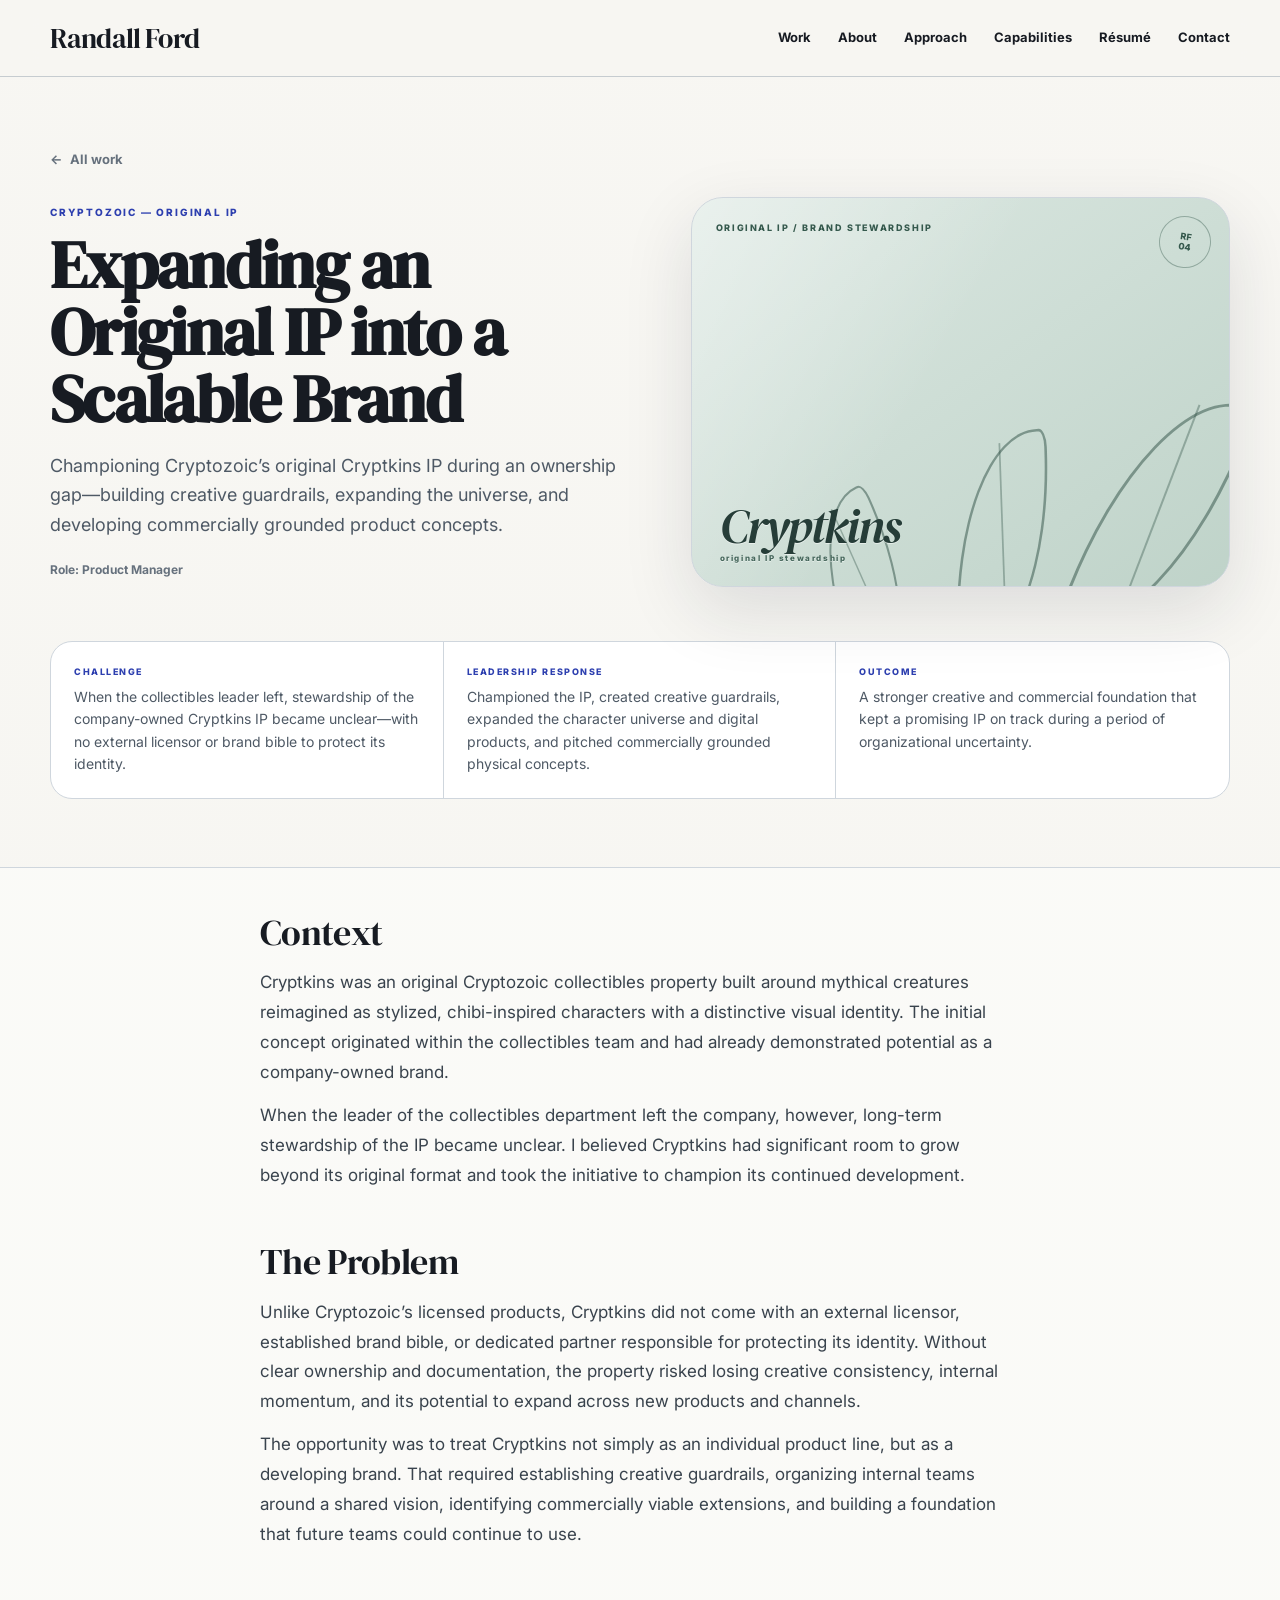
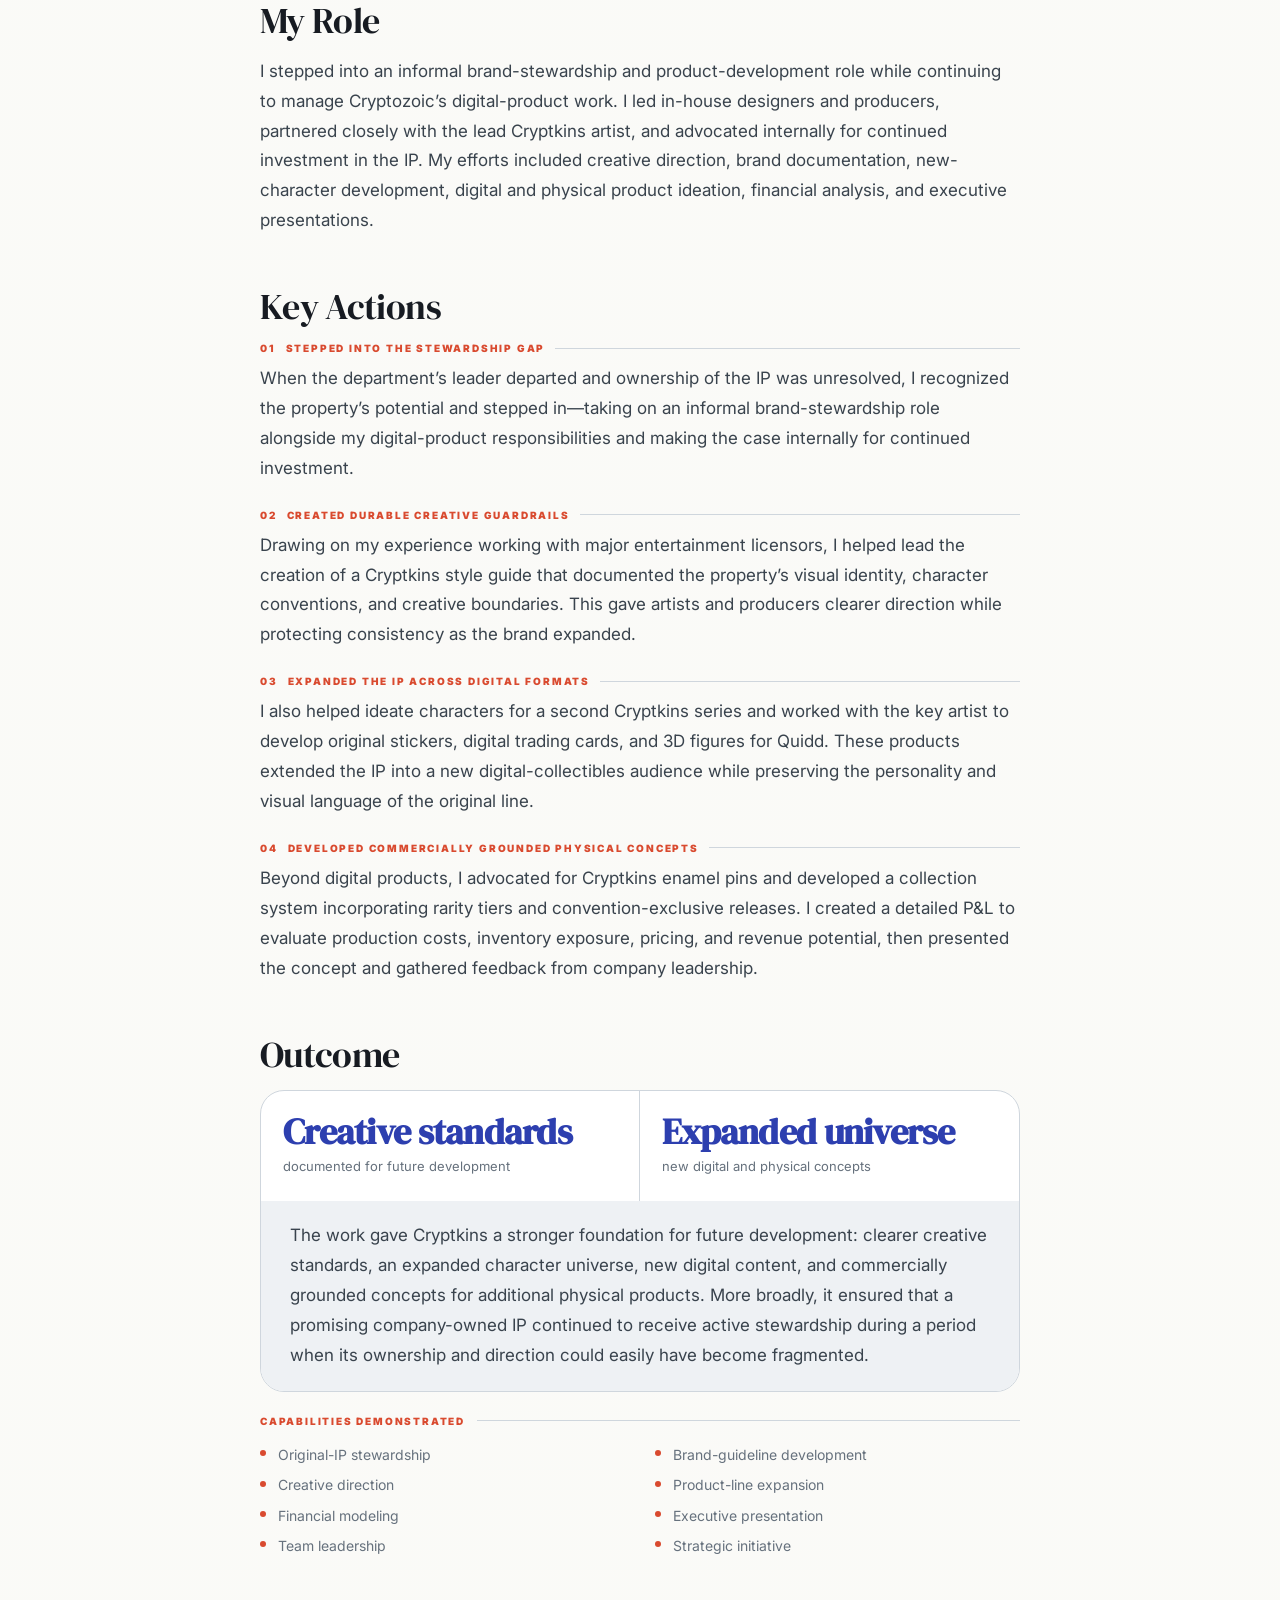
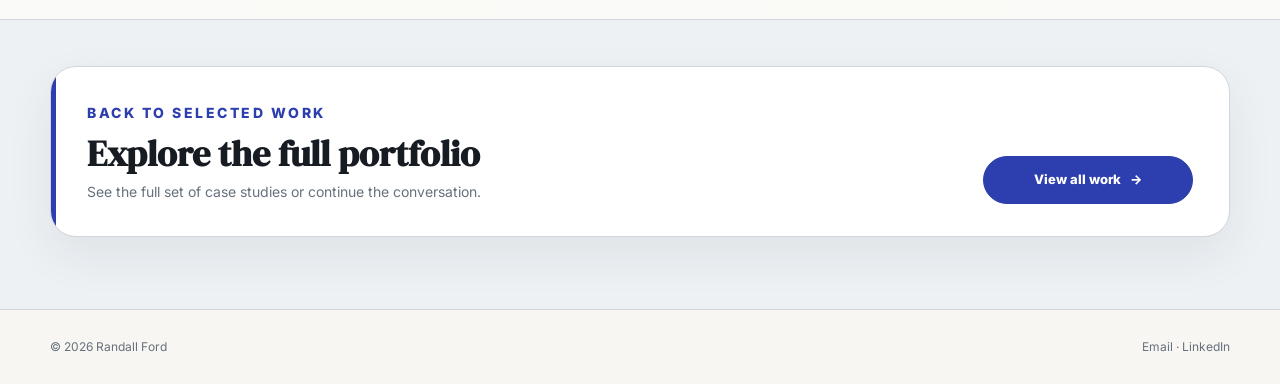
<file: cryptkins.html>
<!DOCTYPE html>

<html lang="en">
<head>
<!-- Google tag (gtag.js) -->
<script async src="https://www.googletagmanager.com/gtag/js?id=G-EZGHJB5N5E"></script>
<script>
  window.dataLayer = window.dataLayer || [];
  function gtag(){dataLayer.push(arguments);}
  gtag('js', new Date());

  gtag('config', 'G-EZGHJB5N5E');
</script>

<meta charset="utf-8"/>
<meta content="width=device-width, initial-scale=1.0" name="viewport"/>
<meta name="color-scheme" content="light dark"/>
<meta name="theme-color" content="#F7F6F2" media="(prefers-color-scheme: light)"/>
<meta name="theme-color" content="#0E1116" media="(prefers-color-scheme: dark)"/>
<title>Expanding an Original IP into a Scalable Brand — Randall Ford</title>
<meta content="How Randall Ford championed Cryptozoic’s original Cryptkins IP during an ownership gap—building creative guardrails, expanding the universe, and developing commercially grounded product concepts." name="description"/>
<link href="https://rchhf-7.github.io/cryptkins.html" rel="canonical"/>
<meta content="article" property="og:type"/>
<meta content="https://rchhf-7.github.io/cryptkins.html" property="og:url"/>
<meta content="Expanding an Original IP into a Scalable Brand — Randall Ford" property="og:title"/>
<meta content="How Randall Ford championed Cryptozoic’s original Cryptkins IP during an ownership gap—building creative guardrails, expanding the universe, and developing commercially grounded product concepts." property="og:description"/>
<meta content="summary_large_image" name="twitter:card"/>
<link href="data:image/svg+xml,%3Csvg xmlns='http://www.w3.org/2000/svg' viewBox='0 0 32 32'%3E%3Crect width='32' height='32' rx='7' fill='%231E2B78'/%3E%3Ccircle cx='24' cy='9' r='3' fill='%23D94A2F'/%3E%3Ctext x='6' y='24' font-family='Georgia,serif' font-size='20' font-weight='700' fill='%23FFFFFF'%3ER%3C/text%3E%3C/svg%3E" rel="icon"/>
<link href="apple-touch-icon.png" rel="apple-touch-icon"/>
<link href="https://fonts.googleapis.com" rel="preconnect"/>
<link crossorigin="" href="https://fonts.gstatic.com" rel="preconnect"/>
<link href="https://fonts.googleapis.com/css2?family=DM+Serif+Display:ital@0;1&amp;family=Inter:wght@400;500;600;700;800&amp;display=swap" rel="stylesheet"/>
<style>
    :root{
      --paper:#F7F6F2;
      --paper-2:#EEF1F4;
      --ink:#171B22;
      --ink-2:#2A313B;
      --muted:#66717D;
      --line:#CFD6DD;
      --ultra:#2D3FAF;
      --ultra-dark:#1E2B78;
      --vermilion:#D94A2F;
      --sand:#EBD5AF;
      --white:#FFFFFF;
      --max:1180px;
      --reading:760px;
      --shadow:0 24px 70px rgba(27,34,48,.12);
    }

    *{box-sizing:border-box}
    html{scroll-behavior:smooth}
    body{
      margin:0;
      color:var(--ink);
      background:
        linear-gradient(rgba(247,246,242,.97),rgba(247,246,242,.97)),
        repeating-linear-gradient(0deg,rgba(23,27,34,.03) 0 1px,transparent 1px 5px);
      font-family:Inter,ui-sans-serif,system-ui,-apple-system,BlinkMacSystemFont,"Segoe UI",sans-serif;
      font-size:16px;
      line-height:1.68;
    }
    a{color:inherit;text-decoration:none}
    button{font:inherit}
    .wrap{width:min(var(--max),calc(100% - 28px));margin-inline:auto}
    .skip{position:absolute;left:-999px;top:auto}
    .skip:focus{left:12px;top:12px;background:white;border:1px solid var(--ink);padding:10px 14px;z-index:1000}

    .nav{
      position:sticky;
      top:0;
      z-index:50;
      background:rgba(247,246,242,.92);
      backdrop-filter:blur(16px);
      border-bottom:1px solid rgba(159,170,181,.55);
    }
    .nav__inner{min-height:70px;display:flex;align-items:center;justify-content:space-between;gap:20px}
    .brand{
      font-family:"DM Serif Display",Georgia,serif;
      font-size:28px;
      line-height:1;
      letter-spacing:-.03em;
      white-space:nowrap;
    }
    .nav__links{
      display:none;
      position:absolute;
      top:70px;
      left:0;
      right:0;
      margin:0;
      padding:12px 20px 22px;
      list-style:none;
      background:rgba(247,246,242,.98);
      border-bottom:1px solid var(--line);
    }
    .nav__links.is-open{display:grid}
    .nav__links a{display:block;padding:11px 0;font-size:14px;font-weight:700}
    .nav__toggle{border:0;background:transparent;font-size:24px;line-height:1;cursor:pointer;padding:8px}

    .back-link{
      display:inline-flex;
      align-items:center;
      gap:8px;
      margin-bottom:26px;
      color:var(--muted);
      font-size:13px;
      font-weight:700;
    }
    .back-link:hover{color:var(--ink)}
    .eyebrow{
      margin:0;
      color:var(--ultra);
      font-size:10px;
      font-weight:800;
      letter-spacing:.18em;
      text-transform:uppercase;
    }

    .case-hero{padding:40px 0 34px}
    .case-hero__grid{display:grid;gap:30px}
    .case-hero h1{
      max-width:760px;
      margin:11px 0 17px;
      font-family:"DM Serif Display",Georgia,serif;
      font-size:clamp(40px,10vw,64px);
      line-height:1.02;
      letter-spacing:-.025em;
      text-wrap:balance;
    }
    .case-hero__dek{
      max-width:680px;
      margin:0;
      color:#4E5965;
      font-size:17px;
      line-height:1.65;
    }
    .case-hero__role{
      margin:20px 0 0;
      color:var(--muted);
      font-size:12px;
      font-weight:700;
    }

    /* Ported from the approved homepage card treatment. */
    .marvel-visual{
      position:relative;
      min-height:315px;
      overflow:hidden;
      border:1px solid var(--line);
      border-radius:28px;
      background:linear-gradient(140deg,#161B29,#273460 60%,#40203B);
      box-shadow:var(--shadow);
    }
    .marvel-visual:before{
      content:"";
      position:absolute;
      width:190px;
      height:190px;
      border-radius:50%;
      right:8%;
      top:14%;
      background:var(--vermilion);
      box-shadow:-92px 72px 0 -28px var(--sand);
    }
    .marvel-visual:after{
      content:"MARVEL\A COLLECT";
      white-space:pre;
      position:absolute;
      left:24px;
      bottom:20px;
      z-index:5;
      color:white;
      font-family:"Arial Black",Impact,Arial,sans-serif;
      font-size:37px;
      line-height:.82;
      letter-spacing:-.08em;
      text-shadow:0 3px 12px rgba(0,0,0,.34);
    }
    .visual-label{
      position:absolute;
      left:24px;
      top:22px;
      z-index:4;
      color:white;
      font-size:9px;
      font-weight:800;
      letter-spacing:.18em;
      text-transform:uppercase;
    }
    .visual-stamp{
      position:absolute;
      right:18px;
      top:18px;
      z-index:4;
      width:52px;
      height:52px;
      border:1px solid rgba(255,255,255,.5);
      border-radius:50%;
      color:white;
      display:grid;
      place-items:center;
      text-align:center;
      font-size:9px;
      font-weight:800;
      line-height:1.15;
      transform:rotate(8deg);
    }
    .marvel-card{
      position:absolute;
      right:27%;
      bottom:-14px;
      width:125px;
      height:170px;
      padding:8px;
      border:8px solid white;
      background:#F8F4EC;
      transform:rotate(8deg);
      box-shadow:0 22px 35px rgba(0,0,0,.28);
    }
    .marvel-card:before{
      content:"";
      position:absolute;
      inset:12px;
      border-radius:50% 50% 38% 62%/55% 40% 60% 45%;
      background:linear-gradient(145deg,var(--vermilion),var(--ultra));
    }
    .marvel-card:after{
      content:"LIMITED";
      position:absolute;
      left:11px;
      right:11px;
      bottom:11px;
      padding-top:5px;
      border-top:1px solid #B9B0A5;
      color:#6D655E;
      font-size:7px;
      font-weight:800;
      letter-spacing:.16em;
    }

    .summary{padding:0 0 46px}
    .summary__grid{
      border:1px solid var(--line);
      border-radius:22px;
      background:white;
      overflow:hidden;
    }
    .summary__item{padding:20px;border-bottom:1px solid var(--line)}
    .summary__item:last-child{border-bottom:0}
    .summary__label{
      display:block;
      margin-bottom:7px;
      color:var(--ultra);
      font-size:9px;
      font-weight:800;
      letter-spacing:.17em;
      text-transform:uppercase;
    }
    .summary__item p{margin:0;color:#4E5965;font-size:14px;line-height:1.6}

    .story{padding:54px 0 70px;border-top:1px solid var(--line);background:rgba(255,255,255,.36)}
    .article{width:min(var(--reading),100%);margin-inline:auto}
    .article section{margin:0 0 44px}
    .article section:last-child{margin-bottom:0}
    .article h2{
      margin:0 0 15px;
      font-family:"DM Serif Display",Georgia,serif;
      font-size:clamp(31px,7vw,40px);
      line-height:1.06;
      letter-spacing:-.018em;
    }
    .article p{
      margin:0 0 17px;
      color:#39434D;
      font-size:17px;
      line-height:1.78;
    }
    .article p:last-child{margin-bottom:0}

    .actions{border-top:1px solid var(--line)}
    .action{padding:24px 0 26px;border-bottom:1px solid var(--line)}
    .action h3{
      margin:0 0 10px;
      font-family:"DM Serif Display",Georgia,serif;
      font-size:24px;
      line-height:1.12;
      letter-spacing:-.012em;
    }
    .action p{margin:0}

    .results{
      margin-top:20px;
      overflow:hidden;
      border:1px solid var(--line);
      border-radius:24px;
      background:white;
    }
    .results__stats{display:grid}
    .result-stat{padding:23px 22px;border-bottom:1px solid var(--line)}
    .result-stat:last-child{border-bottom:0}
    .result-stat strong{
      display:block;
      color:var(--ultra);
      font-family:"DM Serif Display",Georgia,serif;
      font-size:39px;
      line-height:1;
      letter-spacing:-.02em;
    }
    .result-stat span{display:block;margin-top:6px;color:var(--muted);font-size:13px}
    .results__copy{padding:23px 22px;background:var(--paper-2)}
    .results__copy p{margin:0}

    .capabilities{
      margin-top:28px;
      padding-top:20px;
      border-top:1px solid var(--line);
      color:var(--muted);
      font-size:13px;
      line-height:1.65;
    }
    .capabilities strong{color:var(--ink)}

    .next-case{padding:58px 0 72px}
    .next-case__card{
      display:grid;
      gap:22px;
      padding:28px 23px;
      border-radius:27px;
      background:var(--ink);
      color:white;
    }
    .next-case__card h2{
      margin:8px 0 6px;
      font-family:"DM Serif Display",Georgia,serif;
      font-size:32px;
      line-height:1.05;
    }
    .next-case__card p{margin:0;color:#BFC7D1;font-size:14px}
    .btn{
      display:inline-flex;
      align-items:center;
      justify-content:center;
      gap:9px;
      width:100%;
      min-height:48px;
      padding:12px 18px;
      border:1px solid white;
      border-radius:999px;
      background:white;
      color:var(--ink);
      font-size:13px;
      font-weight:800;
      transition:transform .2s ease;
    }
    .btn:hover{transform:translateY(-2px)}

    .footer{padding:27px 0;border-top:1px solid var(--line);color:var(--muted);font-size:12px}
    .footer__inner{display:grid;gap:9px}

    @media (max-width:699px){
      .marvel-visual:after{
        left:17px;
        bottom:15px;
        font-size:27px;
        line-height:.84;
        letter-spacing:-.07em;
      }
      .marvel-card{right:12%;width:104px;height:145px}
    }

    @media (min-width:700px){
      .wrap{width:min(var(--max),calc(100% - 56px))}
      .nav__inner{height:76px}
      .nav__toggle{display:none}
      .nav__links{
        display:flex;
        position:static;
        align-items:center;
        gap:27px;
        padding:0;
        background:none;
        border:0;
      }
      .nav__links a{padding:0;font-size:13px;position:relative}
      .nav__links a:after{content:"";position:absolute;left:0;right:100%;bottom:-6px;height:1px;background:var(--ultra);transition:.2s}
      .nav__links a:hover:after{right:0}
      .case-hero{padding:58px 0 46px}
      .case-hero__grid{grid-template-columns:1.03fr .97fr;align-items:center;gap:52px}
      .case-hero h1{font-size:clamp(50px,5.5vw,66px)}
      .marvel-visual{min-height:390px;border-radius:32px}
      .marvel-visual:before{width:235px;height:235px;right:7%;top:13%;box-shadow:-118px 88px 0 -34px var(--sand)}
      .marvel-visual:after{left:28px;bottom:24px;font-size:42px}
      .marvel-card{right:24%;bottom:-16px;width:142px;height:194px}
      .summary{padding-bottom:58px}
      .summary__grid{display:grid;grid-template-columns:repeat(3,1fr)}
      .summary__item{padding:22px 23px;border-bottom:0;border-right:1px solid var(--line)}
      .summary__item:last-child{border-right:0}
      .story{padding:70px 0 86px}
      .article section{margin-bottom:52px}
      .action{padding:27px 0 29px}
      .action h3{font-size:26px}
      .results__stats{grid-template-columns:1fr 1fr}
      .result-stat{border-bottom:0;border-right:1px solid var(--line)}
      .result-stat:last-child{border-right:0}
      .results__copy{padding:28px 29px}
      .next-case__card{grid-template-columns:1fr auto;align-items:center;padding:36px 39px}
      .btn{width:auto;min-width:205px}
      .footer__inner{display:flex;justify-content:space-between;gap:20px}
    }

    @media (min-width:700px) and (max-width:899px){
      .nav__toggle{display:block}
      .nav__links{
        display:none;
        position:absolute;
        top:76px;
        left:0;
        right:0;
        padding:12px 28px 22px;
        background:rgba(247,246,242,.98);
        border-bottom:1px solid var(--line);
      }
      .nav__links.is-open{display:grid}
      .nav__links a{display:block;padding:11px 0;font-size:14px}
      .nav__links a:after{display:none}
      .case-hero__grid{grid-template-columns:1fr}
      .marvel-visual{min-height:355px}
    }

    @media (min-width:1050px){
      .case-hero{padding:68px 0 54px}
      .case-hero__grid{gap:68px}
      .case-hero__dek{font-size:18px}
      .summary{padding-bottom:68px}
    }

    @media (prefers-reduced-motion:reduce){
      html{scroll-behavior:auto}
      *,*:before,*:after{transition:none!important}
    }
  

/* V3: editorial section hierarchy and next-case alignment */
.story{padding:52px 0 70px}
.article{width:min(760px,100%)}
.story-section{margin:0 0 54px}
.story-section:last-child{margin-bottom:0}
.section-divider{
  display:grid;
  grid-template-columns:auto auto minmax(24px,1fr);
  align-items:center;
  gap:10px;
  margin:0 0 22px;
  color:var(--muted);
  font-size:10px;
  font-weight:850;
  letter-spacing:.18em;
  line-height:1;
  text-transform:uppercase;
}
.section-divider__num{color:var(--vermilion)}
.section-divider__name{white-space:nowrap}
.section-divider__line{height:1px;background:var(--line)}
.article p{font-size:17px;line-height:1.76}

.actions{border-top:0}
.action{
  padding:0 0 30px;
  margin:0 0 30px;
  border-bottom:1px solid var(--line);
}
.action:last-child{margin-bottom:0}
.action__head{
  display:grid;
  grid-template-columns:38px minmax(0,1fr);
  align-items:baseline;
  gap:12px;
  margin:0 0 12px;
}
.action__num{
  color:var(--vermilion);
  font-size:11px;
  font-weight:900;
  letter-spacing:.15em;
}
.action h3{
  margin:0;
  color:var(--vermilion);
  font-family:Inter,ui-sans-serif,system-ui,-apple-system,BlinkMacSystemFont,"Segoe UI",sans-serif;
  font-size:19px;
  font-weight:800;
  line-height:1.3;
  letter-spacing:-.01em;
}
.action p{padding-left:50px}

.results{margin-top:4px}
.result-stat strong{font-size:36px}

.next-case{
  padding:52px 0 72px;
  border-top:1px solid var(--line);
  background:var(--paper-2);
}
.next-case__card{
  position:relative;
  display:grid;
  gap:24px;
  padding:28px 24px 25px;
  overflow:hidden;
  border:1px solid var(--line);
  border-radius:26px;
  background:var(--white);
  color:var(--ink);
  box-shadow:0 18px 48px rgba(27,34,48,.07);
}
.next-case__card:before{
  content:"";
  position:absolute;
  inset:0 auto 0 0;
  width:5px;
  background:var(--ultra);
}
.next-case__card .eyebrow{color:var(--ultra)}
.next-case__card h2{
  margin:10px 0 7px;
  color:var(--ink);
  font-size:clamp(27px,6vw,36px);
  line-height:1.06;
}
.next-case__card p{color:var(--muted);max-width:650px}
.next-case__card .btn{
  width:100%;
  border-color:var(--ultra);
  background:var(--ultra);
  color:white;
}
.next-case__card .btn:hover{background:var(--ultra-dark)}

@media(max-width:520px){
  .section-divider{grid-template-columns:auto auto 1fr;gap:8px;font-size:9px}
  .action__head{grid-template-columns:32px minmax(0,1fr);gap:9px}
  .action h3{font-size:18px}
  .action p{padding-left:41px}
}

@media(min-width:700px){
  .story{padding:68px 0 88px}
  .story-section{margin-bottom:68px}
  .section-divider{margin-bottom:25px}
  .action{padding-bottom:34px;margin-bottom:34px}
  .next-case__card{
    grid-template-columns:minmax(0,1fr) auto;
    align-items:end;
    padding:34px 36px 32px;
  }
  .next-case__card .btn{width:auto;min-width:210px}
}

/* V4 hierarchy swap:
   - Main section titles become larger grey headings.
   - Action headings become compact orange number/title/rule rows.
*/
.section-divider{
  display:block;
  margin:0 0 24px;
  color:var(--muted);
  font-size:19px;
  font-weight:800;
  letter-spacing:-.01em;
  line-height:1.3;
  text-transform:none;
}
.section-divider__num,
.section-divider__line{
  display:none;
}
.section-divider__name{
  white-space:normal;
}

.action{
  padding:0 0 30px;
  margin:0 0 30px;
  border-bottom:1px solid var(--line);
}
.action__head{
  display:grid;
  grid-template-columns:auto auto minmax(24px,1fr);
  align-items:center;
  gap:10px;
  margin:0 0 16px;
}
.action__head::after{
  content:"";
  height:1px;
  background:var(--line);
}
.action__num{
  color:var(--vermilion);
  font-size:10px;
  font-weight:900;
  letter-spacing:.18em;
  line-height:1;
}
.action h3{
  margin:0;
  color:var(--vermilion);
  font-family:Inter,ui-sans-serif,system-ui,-apple-system,BlinkMacSystemFont,"Segoe UI",sans-serif;
  font-size:10px;
  font-weight:900;
  line-height:1;
  letter-spacing:.18em;
  text-transform:uppercase;
  white-space:nowrap;
}
.action p{
  padding-left:0;
}

@media(max-width:520px){
  .section-divider{
    margin-bottom:20px;
    font-size:18px;
  }
  .action__head{
    grid-template-columns:auto minmax(0,auto) minmax(18px,1fr);
    gap:8px;
  }
  .action__num,
  .action h3{
    font-size:9px;
  }
  .action h3{
    white-space:normal;
    line-height:1.25;
  }
  .action p{
    padding-left:0;
  }
}

@media(min-width:700px){
  .section-divider{
    font-size:19px;
    margin-bottom:26px;
  }
}


/* V5 section-title and response-spacing refinements */
.section-divider{
  display:block;
  margin:0 0 24px;
  color:var(--ultra);
  font-family:"DM Serif Display",Georgia,serif;
  font-size:clamp(25px,4.2vw,30px);
  font-weight:400;
  line-height:1.08;
  letter-spacing:-.018em;
  text-transform:none;
}
.section-divider__num,
.section-divider__line{
  display:none;
}
.section-divider__name{
  white-space:normal;
}

.action{
  padding:0;
  margin:0 0 34px;
  border-bottom:0;
}
.action:last-child{
  margin-bottom:0;
}
.action__head{
  margin-bottom:14px;
}
.action p{
  padding-left:0;
}

@media(max-width:520px){
  .section-divider{
    margin-bottom:20px;
    font-size:25px;
  }
  .action{
    margin-bottom:29px;
  }
}


/* V6 final title and capabilities refinements */
.section-divider{
  color:var(--ink);
  font-size:36px;
}

/* Structured capabilities treatment */
.capabilities{
  margin-top:30px;
  padding-top:0;
  border-top:0;
  color:var(--muted);
  font-size:14px;
  line-height:1.6;
}
.capabilities__head{
  display:grid;
  grid-template-columns:auto minmax(24px,1fr);
  align-items:center;
  gap:12px;
  margin-bottom:18px;
  color:var(--vermilion);
  font-size:10px;
  font-weight:900;
  letter-spacing:.18em;
  line-height:1;
  text-transform:uppercase;
}
.capabilities__head > span:last-child{
  height:1px;
  background:var(--line);
}
.capabilities__list{
  display:grid;
  grid-template-columns:1fr;
  gap:8px;
  margin:0;
  padding:0;
  list-style:none;
}
.capabilities__list li{
  position:relative;
  padding-left:18px;
  color:var(--muted);
}
.capabilities__list li::before{
  content:"";
  position:absolute;
  left:0;
  top:.68em;
  width:6px;
  height:6px;
  border-radius:50%;
  background:var(--vermilion);
  transform:translateY(-50%);
}

@media(min-width:640px){
  .capabilities__list{
    grid-template-columns:repeat(2,minmax(0,1fr));
    column-gap:30px;
  }
}

@media(max-width:520px){
  .section-divider{
    font-size:36px;
  }
  .capabilities__head{
    gap:9px;
    font-size:9px;
  }
}


/* V7 tighter narrative rhythm */
.story{
  padding-top:46px;
  padding-bottom:62px;
}
.story-section{
  margin-bottom:42px;
}
.section-divider{
  margin-bottom:16px;
}
.article p{
  margin-bottom:13px;
}
.action{
  margin-bottom:26px;
}
.action__head{
  margin-bottom:11px;
}
.results{
  margin-top:0;
}
.results__copy{
  padding-top:20px;
  padding-bottom:20px;
}
.capabilities{
  margin-top:24px;
}
.next-case{
  padding-top:46px;
}

@media(max-width:520px){
  .story{
    padding-top:40px;
    padding-bottom:54px;
  }
  .story-section{
    margin-bottom:36px;
  }
  .section-divider{
    margin-bottom:14px;
  }
  .article p{
    margin-bottom:12px;
  }
  .action{
    margin-bottom:23px;
  }
}


/* Project-specific artwork for the companion case studies */
.project-visual{position:relative;min-height:315px;overflow:hidden;border:1px solid var(--line);border-radius:28px;box-shadow:var(--shadow)}
.project-wordmark{position:absolute;left:22px;bottom:18px;z-index:7;font-family:"Arial Black",Impact,Arial,sans-serif;font-size:30px;line-height:.86;letter-spacing:-.065em;text-transform:uppercase}
.project-wordmark small{display:block;margin-top:7px;font:800 8px/1 Inter,system-ui,sans-serif;letter-spacing:.2em}
.tricon-visual{background:linear-gradient(145deg,#CDE5DE,#96C8BE)}
.tricon-visual:before{content:"";position:absolute;width:315px;height:315px;border-radius:50%;left:-72px;bottom:-190px;border:1px solid rgba(23,27,34,.2);box-shadow:0 0 0 52px rgba(255,255,255,.2),0 0 0 104px rgba(255,255,255,.1)}
.tricon-visual .visual-label,.tricon-visual .visual-stamp{color:#25413C;border-color:rgba(37,65,60,.4)}
.tricon-phone{position:absolute;width:116px;height:202px;left:46%;top:40px;background:#15202C;border-radius:23px;padding:9px;transform:translateX(-50%) rotate(-6deg);box-shadow:0 20px 35px rgba(24,47,46,.25)}
.tricon-phone:before{content:"";position:absolute;inset:14px 9px 12px;border-radius:15px;background:linear-gradient(#F7F9F8 0 30%,#CFE5DE 30% 58%,#FFFFFF 58%)}
.tricon-phone:after{content:"PAY RENT";position:absolute;left:23px;right:23px;bottom:32px;padding:7px 3px;border-radius:9px;background:#2D3FAF;color:white;text-align:center;font-size:7px;font-weight:900;letter-spacing:.09em}
.tricon-wordmark{right:20px;left:auto;bottom:13px;color:#263B3A;font-family:"DM Serif Display",Georgia,serif;font-size:68px;letter-spacing:-.05em}
.tricon-wordmark small{text-align:right;color:#375651;font-size:8px}
.quidd-visual{background:linear-gradient(145deg,#EBD5AF,#D8B268)}
.quidd-visual:before{content:"";position:absolute;inset:0;background:repeating-linear-gradient(90deg,transparent 0 63px,rgba(23,27,34,.045) 64px)}
.quidd-card{position:absolute;width:112px;height:158px;top:55px;left:48%;border:7px solid white;border-radius:15px;box-shadow:0 20px 32px rgba(50,37,19,.2)}
.quidd-card--one{background:#2D3FAF;transform:translateX(-90%) rotate(-11deg)}
.quidd-card--two{background:#D94A2F;transform:translateX(-12%) rotate(5deg)}
.quidd-card--three{background:#D9CCEA;transform:translateX(58%) rotate(13deg)}
.quidd-card:before{content:"";position:absolute;inset:16px;border:1px solid rgba(255,255,255,.55);border-radius:50% 40% 54% 46%}
.quidd-wordmark{color:#2B241C;background:rgba(255,255,255,.72);padding:9px 11px 8px;border-radius:10px;font-size:31px;box-shadow:0 9px 22px rgba(76,54,24,.12)}
.cryptkins-visual{background:linear-gradient(145deg,#DCE8E2,#BFD3C9)}
.cryptkins-visual:before{content:"";position:absolute;inset:0;background:linear-gradient(120deg,rgba(255,255,255,.4),transparent 45%)}
.leaf{position:absolute;width:92px;height:210px;border:3px solid rgba(39,72,61,.48);border-radius:90% 8% 90% 8%;transform-origin:bottom center}
.leaf:before{content:"";position:absolute;left:50%;top:12px;bottom:12px;width:2px;background:rgba(39,72,61,.35)}
.leaf--1{right:12%;bottom:-52px;transform:rotate(21deg)}
.leaf--2{right:31%;bottom:-72px;transform:rotate(-2deg) scale(.86)}
.leaf--3{right:50%;bottom:-88px;transform:rotate(-24deg) scale(.72)}
.leaf--4{right:-4%;bottom:-92px;transform:rotate(43deg) scale(.7)}
.cryptkins-wordmark{color:#263D38;font-family:"DM Serif Display",Georgia,serif;font-size:40px;font-style:italic;letter-spacing:-.045em;text-transform:none;text-shadow:0 1px 0 rgba(255,255,255,.5)}
.cryptkins-wordmark small{color:#45665B;font-style:normal}
@media(max-width:699px){.project-wordmark{left:17px;bottom:15px;font-size:27px}.tricon-wordmark{left:auto;right:17px;font-size:58px}.tricon-phone{left:41%;width:103px;height:180px}.quidd-card{width:95px;height:139px;top:62px}.cryptkins-wordmark{font-size:36px}}
@media(min-width:700px){.project-visual{min-height:390px;border-radius:32px}.tricon-phone{width:138px;height:240px;top:56px}.tricon-wordmark{font-size:79px}.quidd-card{width:138px;height:194px;top:70px}.project-wordmark{left:28px;bottom:24px;font-size:36px}.tricon-wordmark{left:auto;right:28px}.cryptkins-wordmark{font-size:48px}.leaf{width:112px;height:265px}}


/* ============================================================
   Automatic dark mode — follows the visitor's OS/browser setting
   ============================================================ */
:root{color-scheme:light}
@media (prefers-color-scheme:dark){
  :root{
    color-scheme:dark;
    --paper:#0E1116;
    --paper-2:#151A22;
    --ink:#F3F1EB;
    --ink-2:#D8DEE7;
    --muted:#A9B3C0;
    --line:#343C48;
    --ultra:#93A2FF;
    --ultra-dark:#3549B5;
    --white:#171C24;
    --shadow:0 24px 70px rgba(0,0,0,.34);
  }
  body{
    background:
      linear-gradient(rgba(14,17,22,.97),rgba(14,17,22,.97)),
      repeating-linear-gradient(0deg,rgba(255,255,255,.027) 0 1px,transparent 1px 5px);
  }
  .nav{
    background:rgba(14,17,22,.92);
    border-bottom-color:rgba(89,101,117,.6);
  }
  .nav__links{
    background:rgba(14,17,22,.985);
  }
  .skip:focus{
    background:#1B222C;
    color:var(--ink);
    border-color:#596575;
  }
  .nav__toggle{color:var(--ink)}

  .case-hero__dek,
  .summary__item p,
  .article p{
    color:var(--muted);
  }
  .summary__grid,
  .results{
    background:#171C24;
  }
  .story{
    background:rgba(21,26,34,.72);
  }
  .results__copy{
    background:#151A22;
  }
  .next-case{
    background:#151A22;
  }
  .next-case__card{
    background:#171C24;
    color:var(--ink);
    box-shadow:0 18px 48px rgba(0,0,0,.26);
  }
  .next-case__card p{color:var(--muted)}
  .next-case__card .btn{
    background:#6073E8;
    border-color:#6073E8;
    color:white;
  }
  .next-case__card .btn:hover{background:#7183F4}
}

</style>

<meta content="marvel-case-study-v3" name="build-version"/></head>
<body>
<!-- BUILD: COMPANION-CASE-STUDY-CRYPTKINS.HTML -->
<a class="skip" href="#main">Skip to content</a>
<header class="nav">
<div class="wrap nav__inner">
<a class="brand" href="index.html">Randall Ford</a>
<nav aria-label="Primary" class="nav__links" id="primary-nav">
<a href="index.html#work">Work</a>
<a href="about.html">About</a>
<a href="index.html#approach">Approach</a>
<a href="index.html#capabilities">Capabilities</a>
<a href="RF-Resume-2026.pdf" rel="noopener" target="_blank">Résumé</a>
<a href="index.html#contact">Contact</a>
</nav>
<button aria-controls="primary-nav" aria-expanded="false" aria-label="Open menu" class="nav__toggle" type="button">☰</button>
</div>
</header>
<main id="main">
<section class="case-hero"><div class="wrap"><a class="back-link" href="index.html#work"><span aria-hidden="true">←</span> All work</a><div class="case-hero__grid"><div><p class="eyebrow">Cryptozoic — Original IP</p><h1>Expanding an Original IP into a Scalable Brand</h1><p class="case-hero__dek">Championing Cryptozoic’s original Cryptkins IP during an ownership gap—building creative guardrails, expanding the universe, and developing commercially grounded product concepts.</p><p class="case-hero__role"><strong>Role:</strong> Product Manager</p></div><div aria-label="Abstract botanical Cryptkins brand artwork" class="project-visual cryptkins-visual"><span class="visual-label" style="color:#35594D">Original IP / Brand stewardship</span><span class="visual-stamp" style="color:#35594D;border-color:rgba(53,89,77,.4)">RF<br/>04</span><i class="leaf leaf--1" aria-hidden="true"></i><i class="leaf leaf--2" aria-hidden="true"></i><i class="leaf leaf--3" aria-hidden="true"></i><i class="leaf leaf--4" aria-hidden="true"></i><div class="project-wordmark cryptkins-wordmark">Cryptkins<small>original IP stewardship</small></div></div></div></div></section>
<section aria-label="Project summary" class="summary"><div class="wrap"><div class="summary__grid"><div class="summary__item"><span class="summary__label">Challenge</span><p>When the collectibles leader left, stewardship of the company-owned Cryptkins IP became unclear—with no external licensor or brand bible to protect its identity.</p></div><div class="summary__item"><span class="summary__label">Leadership response</span><p>Championed the IP, created creative guardrails, expanded the character universe and digital products, and pitched commercially grounded physical concepts.</p></div><div class="summary__item"><span class="summary__label">Outcome</span><p>A stronger creative and commercial foundation that kept a promising IP on track during a period of organizational uncertainty.</p></div></div></div></section>
<section class="story"><div class="wrap"><article class="article">
<section class="story-section"><div class="section-divider"><span class="section-divider__num">01</span><span class="section-divider__name">Context</span><span aria-hidden="true" class="section-divider__line"></span></div>
<p>Cryptkins was an original Cryptozoic collectibles property built around mythical creatures reimagined as stylized, chibi-inspired characters with a distinctive visual identity. The initial concept originated within the collectibles team and had already demonstrated potential as a company-owned brand.</p>
<p>When the leader of the collectibles department left the company, however, long-term stewardship of the IP became unclear. I believed Cryptkins had significant room to grow beyond its original format and took the initiative to champion its continued development.</p>
</section>
<section class="story-section"><div class="section-divider"><span class="section-divider__num">02</span><span class="section-divider__name">The Problem</span><span aria-hidden="true" class="section-divider__line"></span></div>
<p>Unlike Cryptozoic’s licensed products, Cryptkins did not come with an external licensor, established brand bible, or dedicated partner responsible for protecting its identity. Without clear ownership and documentation, the property risked losing creative consistency, internal momentum, and its potential to expand across new products and channels.</p>
<p>The opportunity was to treat Cryptkins not simply as an individual product line, but as a developing brand. That required establishing creative guardrails, organizing internal teams around a shared vision, identifying commercially viable extensions, and building a foundation that future teams could continue to use.</p>
</section>
<section class="story-section"><div class="section-divider"><span class="section-divider__num">03</span><span class="section-divider__name">My Role</span><span aria-hidden="true" class="section-divider__line"></span></div>
<p>I stepped into an informal brand-stewardship and product-development role while continuing to manage Cryptozoic’s digital-product work. I led in-house designers and producers, partnered closely with the lead Cryptkins artist, and advocated internally for continued investment in the IP. My efforts included creative direction, brand documentation, new-character development, digital and physical product ideation, financial analysis, and executive presentations.</p>
</section>
<section class="story-section"><div class="section-divider"><span class="section-divider__num">04</span><span class="section-divider__name">Key Actions</span><span aria-hidden="true" class="section-divider__line"></span></div><div class="actions"><div class="action"><div class="action__head"><span class="action__num">01</span><h3>Stepped into the stewardship gap</h3></div><p>When the department’s leader departed and ownership of the IP was unresolved, I recognized the property’s potential and stepped in—taking on an informal brand-stewardship role alongside my digital-product responsibilities and making the case internally for continued investment.</p></div><div class="action"><div class="action__head"><span class="action__num">02</span><h3>Created durable creative guardrails</h3></div><p>Drawing on my experience working with major entertainment licensors, I helped lead the creation of a Cryptkins style guide that documented the property’s visual identity, character conventions, and creative boundaries. This gave artists and producers clearer direction while protecting consistency as the brand expanded.</p></div><div class="action"><div class="action__head"><span class="action__num">03</span><h3>Expanded the IP across digital formats</h3></div><p>I also helped ideate characters for a second Cryptkins series and worked with the key artist to develop original stickers, digital trading cards, and 3D figures for Quidd. These products extended the IP into a new digital-collectibles audience while preserving the personality and visual language of the original line.</p></div><div class="action"><div class="action__head"><span class="action__num">04</span><h3>Developed commercially grounded physical concepts</h3></div><p>Beyond digital products, I advocated for Cryptkins enamel pins and developed a collection system incorporating rarity tiers and convention-exclusive releases. I created a detailed P&amp;L to evaluate production costs, inventory exposure, pricing, and revenue potential, then presented the concept and gathered feedback from company leadership.</p></div></div></section>
<section class="story-section"><div class="section-divider"><span class="section-divider__num">05</span><span class="section-divider__name">Outcome</span><span aria-hidden="true" class="section-divider__line"></span></div><div class="results"><div class="results__stats"><div class="result-stat"><strong>Creative standards</strong><span>documented for future development</span></div><div class="result-stat"><strong>Expanded universe</strong><span>new digital and physical concepts</span></div></div><div class="results__copy"><p>The work gave Cryptkins a stronger foundation for future development: clearer creative standards, an expanded character universe, new digital content, and commercially grounded concepts for additional physical products. More broadly, it ensured that a promising company-owned IP continued to receive active stewardship during a period when its ownership and direction could easily have become fragmented.</p></div></div><div class="capabilities"><div class="capabilities__head"><span>Capabilities demonstrated</span><span aria-hidden="true"></span></div><ul class="capabilities__list"><li>Original-IP stewardship</li><li>Brand-guideline development</li><li>Creative direction</li><li>Product-line expansion</li><li>Financial modeling</li><li>Executive presentation</li><li>Team leadership</li><li>Strategic initiative</li></ul></div></section>
</article></div></section>
<section class="next-case"><div class="wrap"><div class="next-case__card"><div><p class="eyebrow">Back to selected work</p><h2>Explore the full portfolio</h2><p>See the full set of case studies or continue the conversation.</p></div><a class="btn" href="index.html#work">View all work<span aria-hidden="true">→</span></a></div></div></section>
</main>
<footer class="footer">
<div class="wrap footer__inner">
<span>© <span id="year">2026</span> Randall Ford</span>
<span><a href="mailto:randallchford@gmail.com">Email</a> · <a href="https://www.linkedin.com/in/randallchford/" rel="noopener" target="_blank">LinkedIn</a></span>
</div>
</footer>
<script>
    (() => {
      const toggle = document.querySelector('.nav__toggle');
      const nav = document.querySelector('.nav__links');
      if (toggle && nav) {
        const close = () => { nav.classList.remove('is-open'); toggle.setAttribute('aria-expanded','false'); };
        toggle.addEventListener('click', () => {
          const open = nav.classList.toggle('is-open');
          toggle.setAttribute('aria-expanded', String(open));
        });
        nav.querySelectorAll('a').forEach(link => link.addEventListener('click', close));
      }
      const year = document.getElementById('year');
      if (year) year.textContent = new Date().getFullYear();
    })();
  </script>
</body>
</html>
</file>
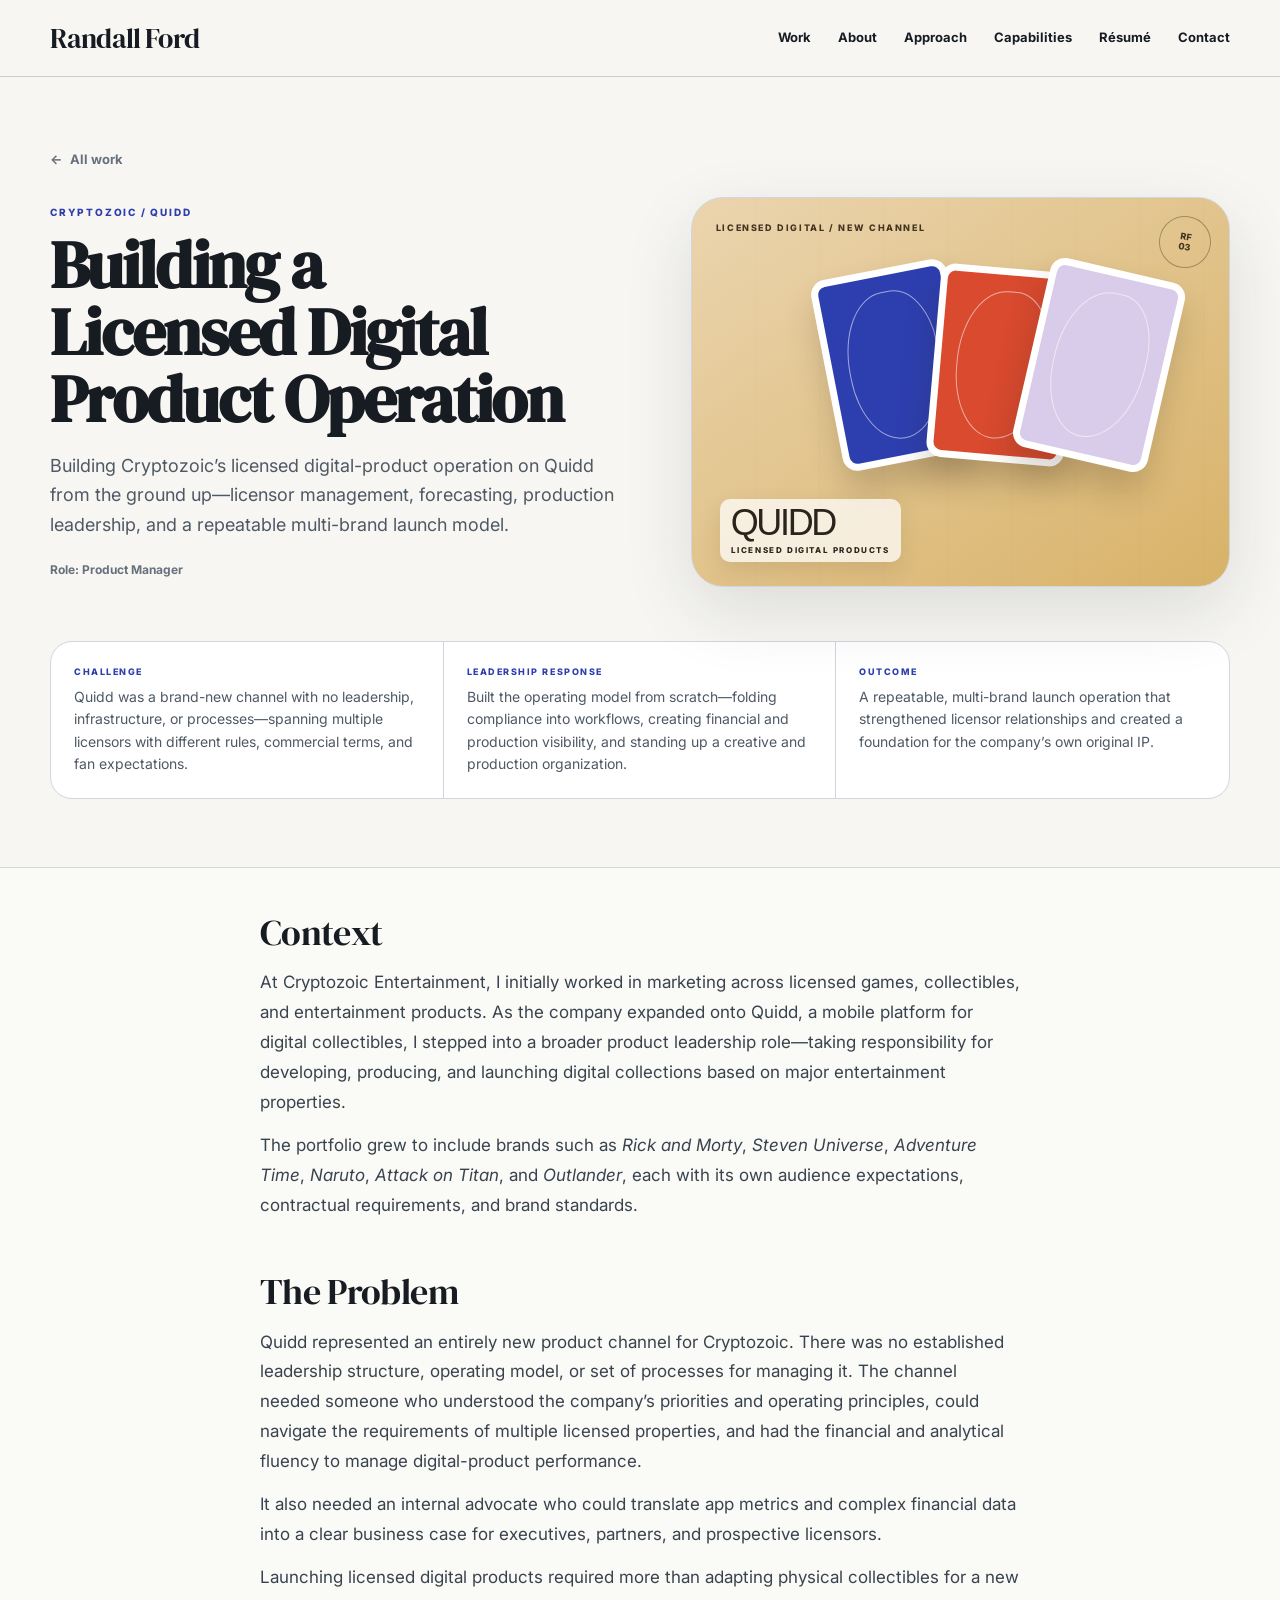
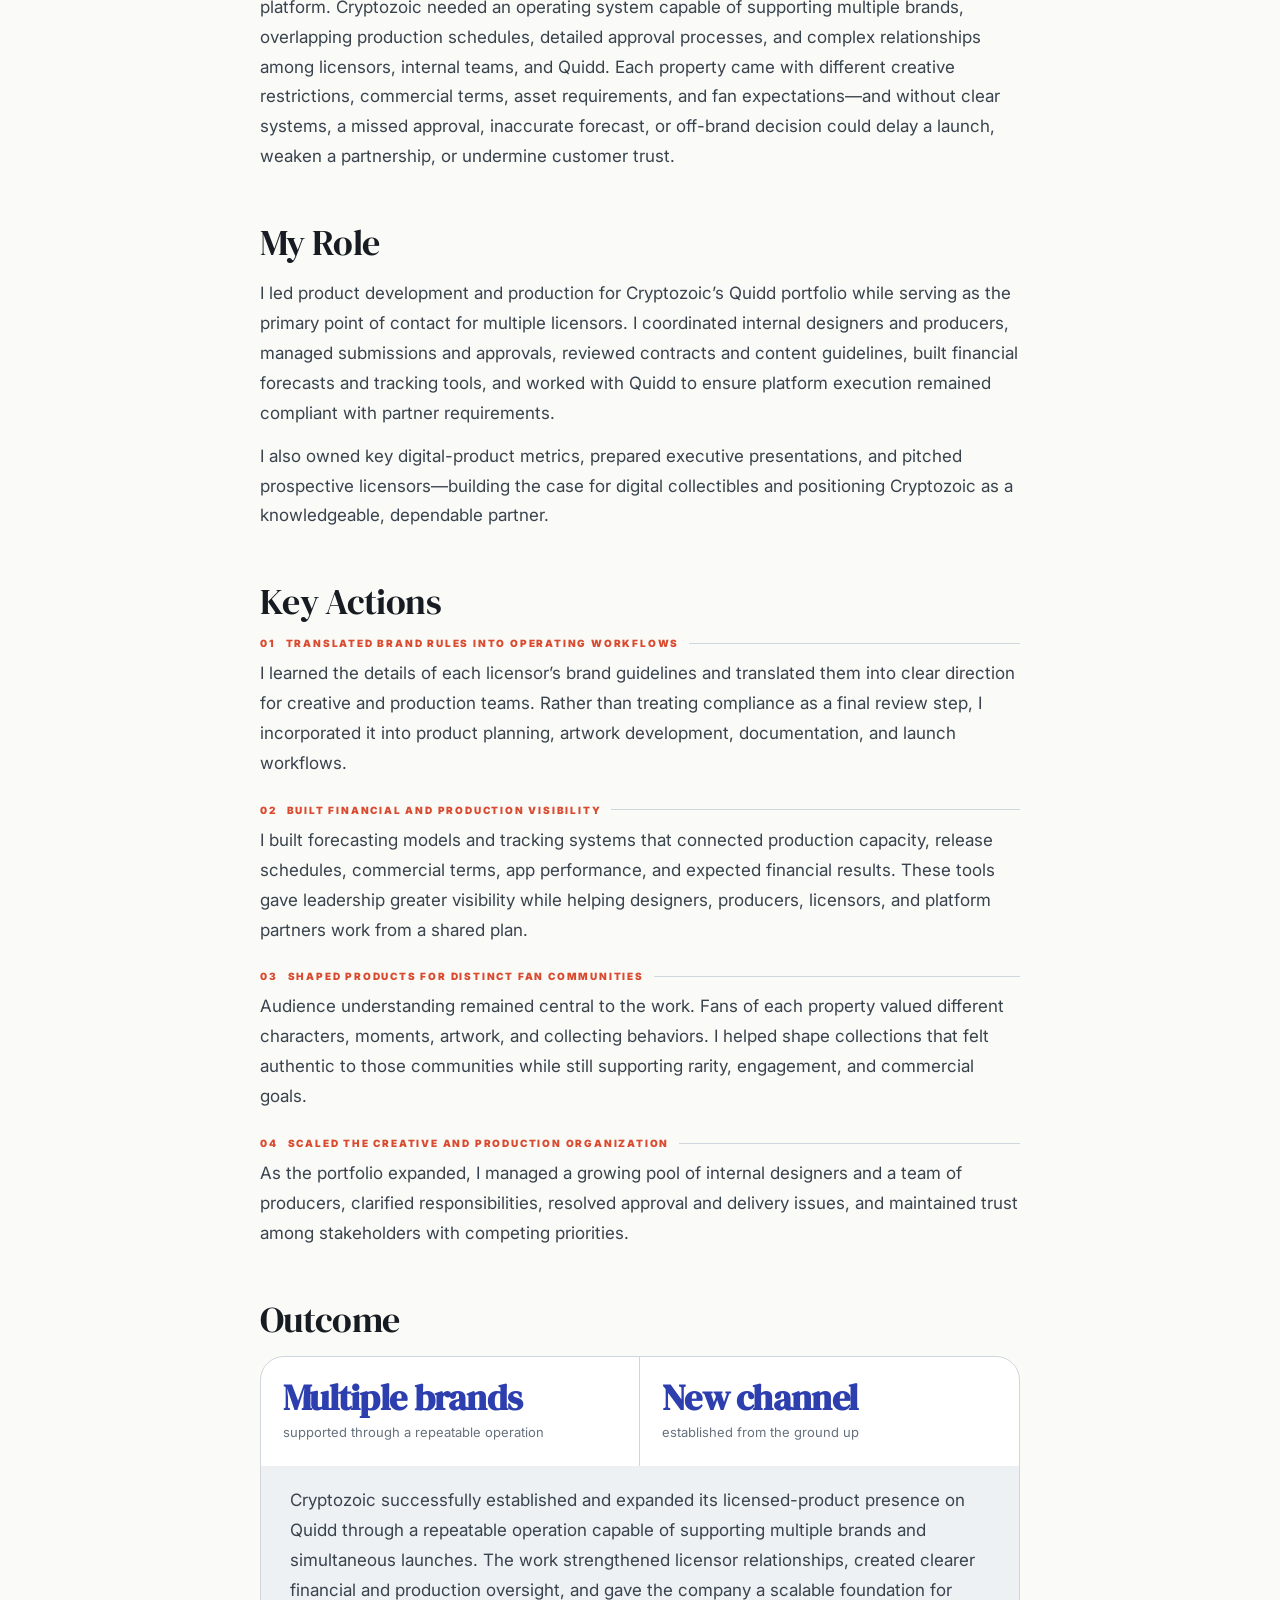
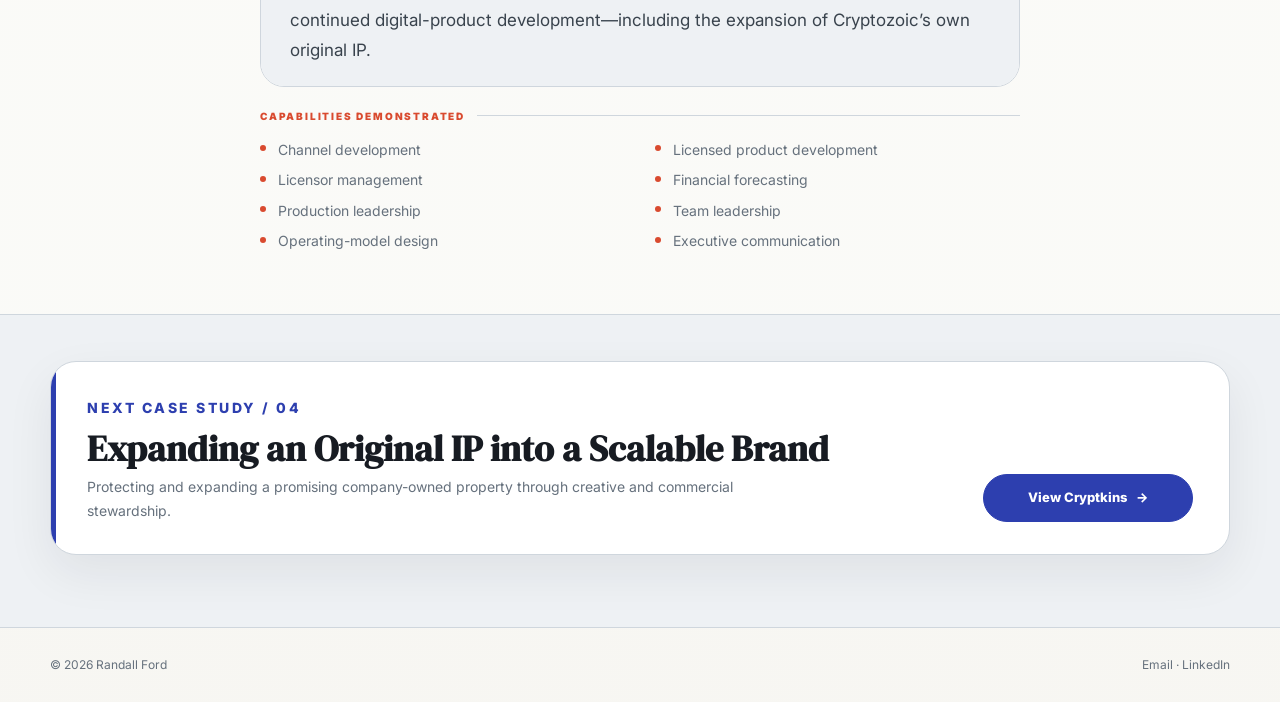
<file: cryptozoic-quidd.html>
<!DOCTYPE html>

<html lang="en">
<head>
<!-- Google tag (gtag.js) -->
<script async src="https://www.googletagmanager.com/gtag/js?id=G-EZGHJB5N5E"></script>
<script>
  window.dataLayer = window.dataLayer || [];
  function gtag(){dataLayer.push(arguments);}
  gtag('js', new Date());

  gtag('config', 'G-EZGHJB5N5E');
</script>

<meta charset="utf-8"/>
<meta content="width=device-width, initial-scale=1.0" name="viewport"/>
<meta name="color-scheme" content="light dark"/>
<meta name="theme-color" content="#F7F6F2" media="(prefers-color-scheme: light)"/>
<meta name="theme-color" content="#0E1116" media="(prefers-color-scheme: dark)"/>
<title>Building a Licensed Digital Product Operation — Randall Ford</title>
<meta content="How Randall Ford built Cryptozoic’s licensed digital-product operation on Quidd from the ground up—licensor management, forecasting, production leadership, and a repeatable multi-brand launch model." name="description"/>
<link href="https://rchhf-7.github.io/cryptozoic-quidd.html" rel="canonical"/>
<meta content="article" property="og:type"/>
<meta content="https://rchhf-7.github.io/cryptozoic-quidd.html" property="og:url"/>
<meta content="Building a Licensed Digital Product Operation — Randall Ford" property="og:title"/>
<meta content="How Randall Ford built Cryptozoic’s licensed digital-product operation on Quidd from the ground up—licensor management, forecasting, production leadership, and a repeatable multi-brand launch model." property="og:description"/>
<meta content="summary_large_image" name="twitter:card"/>
<link href="data:image/svg+xml,%3Csvg xmlns='http://www.w3.org/2000/svg' viewBox='0 0 32 32'%3E%3Crect width='32' height='32' rx='7' fill='%231E2B78'/%3E%3Ccircle cx='24' cy='9' r='3' fill='%23D94A2F'/%3E%3Ctext x='6' y='24' font-family='Georgia,serif' font-size='20' font-weight='700' fill='%23FFFFFF'%3ER%3C/text%3E%3C/svg%3E" rel="icon"/>
<link href="apple-touch-icon.png" rel="apple-touch-icon"/>
<link href="https://fonts.googleapis.com" rel="preconnect"/>
<link crossorigin="" href="https://fonts.gstatic.com" rel="preconnect"/>
<link href="https://fonts.googleapis.com/css2?family=DM+Serif+Display:ital@0;1&amp;family=Inter:wght@400;500;600;700;800&amp;display=swap" rel="stylesheet"/>
<style>
    :root{
      --paper:#F7F6F2;
      --paper-2:#EEF1F4;
      --ink:#171B22;
      --ink-2:#2A313B;
      --muted:#66717D;
      --line:#CFD6DD;
      --ultra:#2D3FAF;
      --ultra-dark:#1E2B78;
      --vermilion:#D94A2F;
      --sand:#EBD5AF;
      --white:#FFFFFF;
      --max:1180px;
      --reading:760px;
      --shadow:0 24px 70px rgba(27,34,48,.12);
    }

    *{box-sizing:border-box}
    html{scroll-behavior:smooth}
    body{
      margin:0;
      color:var(--ink);
      background:
        linear-gradient(rgba(247,246,242,.97),rgba(247,246,242,.97)),
        repeating-linear-gradient(0deg,rgba(23,27,34,.03) 0 1px,transparent 1px 5px);
      font-family:Inter,ui-sans-serif,system-ui,-apple-system,BlinkMacSystemFont,"Segoe UI",sans-serif;
      font-size:16px;
      line-height:1.68;
    }
    a{color:inherit;text-decoration:none}
    button{font:inherit}
    .wrap{width:min(var(--max),calc(100% - 28px));margin-inline:auto}
    .skip{position:absolute;left:-999px;top:auto}
    .skip:focus{left:12px;top:12px;background:white;border:1px solid var(--ink);padding:10px 14px;z-index:1000}

    .nav{
      position:sticky;
      top:0;
      z-index:50;
      background:rgba(247,246,242,.92);
      backdrop-filter:blur(16px);
      border-bottom:1px solid rgba(159,170,181,.55);
    }
    .nav__inner{min-height:70px;display:flex;align-items:center;justify-content:space-between;gap:20px}
    .brand{
      font-family:"DM Serif Display",Georgia,serif;
      font-size:28px;
      line-height:1;
      letter-spacing:-.03em;
      white-space:nowrap;
    }
    .nav__links{
      display:none;
      position:absolute;
      top:70px;
      left:0;
      right:0;
      margin:0;
      padding:12px 20px 22px;
      list-style:none;
      background:rgba(247,246,242,.98);
      border-bottom:1px solid var(--line);
    }
    .nav__links.is-open{display:grid}
    .nav__links a{display:block;padding:11px 0;font-size:14px;font-weight:700}
    .nav__toggle{border:0;background:transparent;font-size:24px;line-height:1;cursor:pointer;padding:8px}

    .back-link{
      display:inline-flex;
      align-items:center;
      gap:8px;
      margin-bottom:26px;
      color:var(--muted);
      font-size:13px;
      font-weight:700;
    }
    .back-link:hover{color:var(--ink)}
    .eyebrow{
      margin:0;
      color:var(--ultra);
      font-size:10px;
      font-weight:800;
      letter-spacing:.18em;
      text-transform:uppercase;
    }

    .case-hero{padding:40px 0 34px}
    .case-hero__grid{display:grid;gap:30px}
    .case-hero h1{
      max-width:760px;
      margin:11px 0 17px;
      font-family:"DM Serif Display",Georgia,serif;
      font-size:clamp(40px,10vw,64px);
      line-height:1.02;
      letter-spacing:-.025em;
      text-wrap:balance;
    }
    .case-hero__dek{
      max-width:680px;
      margin:0;
      color:#4E5965;
      font-size:17px;
      line-height:1.65;
    }
    .case-hero__role{
      margin:20px 0 0;
      color:var(--muted);
      font-size:12px;
      font-weight:700;
    }

    /* Ported from the approved homepage card treatment. */
    .marvel-visual{
      position:relative;
      min-height:315px;
      overflow:hidden;
      border:1px solid var(--line);
      border-radius:28px;
      background:linear-gradient(140deg,#161B29,#273460 60%,#40203B);
      box-shadow:var(--shadow);
    }
    .marvel-visual:before{
      content:"";
      position:absolute;
      width:190px;
      height:190px;
      border-radius:50%;
      right:8%;
      top:14%;
      background:var(--vermilion);
      box-shadow:-92px 72px 0 -28px var(--sand);
    }
    .marvel-visual:after{
      content:"MARVEL\A COLLECT";
      white-space:pre;
      position:absolute;
      left:24px;
      bottom:20px;
      z-index:5;
      color:white;
      font-family:"Arial Black",Impact,Arial,sans-serif;
      font-size:37px;
      line-height:.82;
      letter-spacing:-.08em;
      text-shadow:0 3px 12px rgba(0,0,0,.34);
    }
    .visual-label{
      position:absolute;
      left:24px;
      top:22px;
      z-index:4;
      color:white;
      font-size:9px;
      font-weight:800;
      letter-spacing:.18em;
      text-transform:uppercase;
    }
    .visual-stamp{
      position:absolute;
      right:18px;
      top:18px;
      z-index:4;
      width:52px;
      height:52px;
      border:1px solid rgba(255,255,255,.5);
      border-radius:50%;
      color:white;
      display:grid;
      place-items:center;
      text-align:center;
      font-size:9px;
      font-weight:800;
      line-height:1.15;
      transform:rotate(8deg);
    }
    .marvel-card{
      position:absolute;
      right:27%;
      bottom:-14px;
      width:125px;
      height:170px;
      padding:8px;
      border:8px solid white;
      background:#F8F4EC;
      transform:rotate(8deg);
      box-shadow:0 22px 35px rgba(0,0,0,.28);
    }
    .marvel-card:before{
      content:"";
      position:absolute;
      inset:12px;
      border-radius:50% 50% 38% 62%/55% 40% 60% 45%;
      background:linear-gradient(145deg,var(--vermilion),var(--ultra));
    }
    .marvel-card:after{
      content:"LIMITED";
      position:absolute;
      left:11px;
      right:11px;
      bottom:11px;
      padding-top:5px;
      border-top:1px solid #B9B0A5;
      color:#6D655E;
      font-size:7px;
      font-weight:800;
      letter-spacing:.16em;
    }

    .summary{padding:0 0 46px}
    .summary__grid{
      border:1px solid var(--line);
      border-radius:22px;
      background:white;
      overflow:hidden;
    }
    .summary__item{padding:20px;border-bottom:1px solid var(--line)}
    .summary__item:last-child{border-bottom:0}
    .summary__label{
      display:block;
      margin-bottom:7px;
      color:var(--ultra);
      font-size:9px;
      font-weight:800;
      letter-spacing:.17em;
      text-transform:uppercase;
    }
    .summary__item p{margin:0;color:#4E5965;font-size:14px;line-height:1.6}

    .story{padding:54px 0 70px;border-top:1px solid var(--line);background:rgba(255,255,255,.36)}
    .article{width:min(var(--reading),100%);margin-inline:auto}
    .article section{margin:0 0 44px}
    .article section:last-child{margin-bottom:0}
    .article h2{
      margin:0 0 15px;
      font-family:"DM Serif Display",Georgia,serif;
      font-size:clamp(31px,7vw,40px);
      line-height:1.06;
      letter-spacing:-.018em;
    }
    .article p{
      margin:0 0 17px;
      color:#39434D;
      font-size:17px;
      line-height:1.78;
    }
    .article p:last-child{margin-bottom:0}

    .actions{border-top:1px solid var(--line)}
    .action{padding:24px 0 26px;border-bottom:1px solid var(--line)}
    .action h3{
      margin:0 0 10px;
      font-family:"DM Serif Display",Georgia,serif;
      font-size:24px;
      line-height:1.12;
      letter-spacing:-.012em;
    }
    .action p{margin:0}

    .results{
      margin-top:20px;
      overflow:hidden;
      border:1px solid var(--line);
      border-radius:24px;
      background:white;
    }
    .results__stats{display:grid}
    .result-stat{padding:23px 22px;border-bottom:1px solid var(--line)}
    .result-stat:last-child{border-bottom:0}
    .result-stat strong{
      display:block;
      color:var(--ultra);
      font-family:"DM Serif Display",Georgia,serif;
      font-size:39px;
      line-height:1;
      letter-spacing:-.02em;
    }
    .result-stat span{display:block;margin-top:6px;color:var(--muted);font-size:13px}
    .results__copy{padding:23px 22px;background:var(--paper-2)}
    .results__copy p{margin:0}

    .capabilities{
      margin-top:28px;
      padding-top:20px;
      border-top:1px solid var(--line);
      color:var(--muted);
      font-size:13px;
      line-height:1.65;
    }
    .capabilities strong{color:var(--ink)}

    .next-case{padding:58px 0 72px}
    .next-case__card{
      display:grid;
      gap:22px;
      padding:28px 23px;
      border-radius:27px;
      background:var(--ink);
      color:white;
    }
    .next-case__card h2{
      margin:8px 0 6px;
      font-family:"DM Serif Display",Georgia,serif;
      font-size:32px;
      line-height:1.05;
    }
    .next-case__card p{margin:0;color:#BFC7D1;font-size:14px}
    .btn{
      display:inline-flex;
      align-items:center;
      justify-content:center;
      gap:9px;
      width:100%;
      min-height:48px;
      padding:12px 18px;
      border:1px solid white;
      border-radius:999px;
      background:white;
      color:var(--ink);
      font-size:13px;
      font-weight:800;
      transition:transform .2s ease;
    }
    .btn:hover{transform:translateY(-2px)}

    .footer{padding:27px 0;border-top:1px solid var(--line);color:var(--muted);font-size:12px}
    .footer__inner{display:grid;gap:9px}

    @media (max-width:699px){
      .marvel-visual:after{
        left:17px;
        bottom:15px;
        font-size:27px;
        line-height:.84;
        letter-spacing:-.07em;
      }
      .marvel-card{right:12%;width:104px;height:145px}
    }

    @media (min-width:700px){
      .wrap{width:min(var(--max),calc(100% - 56px))}
      .nav__inner{height:76px}
      .nav__toggle{display:none}
      .nav__links{
        display:flex;
        position:static;
        align-items:center;
        gap:27px;
        padding:0;
        background:none;
        border:0;
      }
      .nav__links a{padding:0;font-size:13px;position:relative}
      .nav__links a:after{content:"";position:absolute;left:0;right:100%;bottom:-6px;height:1px;background:var(--ultra);transition:.2s}
      .nav__links a:hover:after{right:0}
      .case-hero{padding:58px 0 46px}
      .case-hero__grid{grid-template-columns:1.03fr .97fr;align-items:center;gap:52px}
      .case-hero h1{font-size:clamp(50px,5.5vw,66px)}
      .marvel-visual{min-height:390px;border-radius:32px}
      .marvel-visual:before{width:235px;height:235px;right:7%;top:13%;box-shadow:-118px 88px 0 -34px var(--sand)}
      .marvel-visual:after{left:28px;bottom:24px;font-size:42px}
      .marvel-card{right:24%;bottom:-16px;width:142px;height:194px}
      .summary{padding-bottom:58px}
      .summary__grid{display:grid;grid-template-columns:repeat(3,1fr)}
      .summary__item{padding:22px 23px;border-bottom:0;border-right:1px solid var(--line)}
      .summary__item:last-child{border-right:0}
      .story{padding:70px 0 86px}
      .article section{margin-bottom:52px}
      .action{padding:27px 0 29px}
      .action h3{font-size:26px}
      .results__stats{grid-template-columns:1fr 1fr}
      .result-stat{border-bottom:0;border-right:1px solid var(--line)}
      .result-stat:last-child{border-right:0}
      .results__copy{padding:28px 29px}
      .next-case__card{grid-template-columns:1fr auto;align-items:center;padding:36px 39px}
      .btn{width:auto;min-width:205px}
      .footer__inner{display:flex;justify-content:space-between;gap:20px}
    }

    @media (min-width:700px) and (max-width:899px){
      .nav__toggle{display:block}
      .nav__links{
        display:none;
        position:absolute;
        top:76px;
        left:0;
        right:0;
        padding:12px 28px 22px;
        background:rgba(247,246,242,.98);
        border-bottom:1px solid var(--line);
      }
      .nav__links.is-open{display:grid}
      .nav__links a{display:block;padding:11px 0;font-size:14px}
      .nav__links a:after{display:none}
      .case-hero__grid{grid-template-columns:1fr}
      .marvel-visual{min-height:355px}
    }

    @media (min-width:1050px){
      .case-hero{padding:68px 0 54px}
      .case-hero__grid{gap:68px}
      .case-hero__dek{font-size:18px}
      .summary{padding-bottom:68px}
    }

    @media (prefers-reduced-motion:reduce){
      html{scroll-behavior:auto}
      *,*:before,*:after{transition:none!important}
    }
  

/* V3: editorial section hierarchy and next-case alignment */
.story{padding:52px 0 70px}
.article{width:min(760px,100%)}
.story-section{margin:0 0 54px}
.story-section:last-child{margin-bottom:0}
.section-divider{
  display:grid;
  grid-template-columns:auto auto minmax(24px,1fr);
  align-items:center;
  gap:10px;
  margin:0 0 22px;
  color:var(--muted);
  font-size:10px;
  font-weight:850;
  letter-spacing:.18em;
  line-height:1;
  text-transform:uppercase;
}
.section-divider__num{color:var(--vermilion)}
.section-divider__name{white-space:nowrap}
.section-divider__line{height:1px;background:var(--line)}
.article p{font-size:17px;line-height:1.76}

.actions{border-top:0}
.action{
  padding:0 0 30px;
  margin:0 0 30px;
  border-bottom:1px solid var(--line);
}
.action:last-child{margin-bottom:0}
.action__head{
  display:grid;
  grid-template-columns:38px minmax(0,1fr);
  align-items:baseline;
  gap:12px;
  margin:0 0 12px;
}
.action__num{
  color:var(--vermilion);
  font-size:11px;
  font-weight:900;
  letter-spacing:.15em;
}
.action h3{
  margin:0;
  color:var(--vermilion);
  font-family:Inter,ui-sans-serif,system-ui,-apple-system,BlinkMacSystemFont,"Segoe UI",sans-serif;
  font-size:19px;
  font-weight:800;
  line-height:1.3;
  letter-spacing:-.01em;
}
.action p{padding-left:50px}

.results{margin-top:4px}
.result-stat strong{font-size:36px}

.next-case{
  padding:52px 0 72px;
  border-top:1px solid var(--line);
  background:var(--paper-2);
}
.next-case__card{
  position:relative;
  display:grid;
  gap:24px;
  padding:28px 24px 25px;
  overflow:hidden;
  border:1px solid var(--line);
  border-radius:26px;
  background:var(--white);
  color:var(--ink);
  box-shadow:0 18px 48px rgba(27,34,48,.07);
}
.next-case__card:before{
  content:"";
  position:absolute;
  inset:0 auto 0 0;
  width:5px;
  background:var(--ultra);
}
.next-case__card .eyebrow{color:var(--ultra)}
.next-case__card h2{
  margin:10px 0 7px;
  color:var(--ink);
  font-size:clamp(27px,6vw,36px);
  line-height:1.06;
}
.next-case__card p{color:var(--muted);max-width:650px}
.next-case__card .btn{
  width:100%;
  border-color:var(--ultra);
  background:var(--ultra);
  color:white;
}
.next-case__card .btn:hover{background:var(--ultra-dark)}

@media(max-width:520px){
  .section-divider{grid-template-columns:auto auto 1fr;gap:8px;font-size:9px}
  .action__head{grid-template-columns:32px minmax(0,1fr);gap:9px}
  .action h3{font-size:18px}
  .action p{padding-left:41px}
}

@media(min-width:700px){
  .story{padding:68px 0 88px}
  .story-section{margin-bottom:68px}
  .section-divider{margin-bottom:25px}
  .action{padding-bottom:34px;margin-bottom:34px}
  .next-case__card{
    grid-template-columns:minmax(0,1fr) auto;
    align-items:end;
    padding:34px 36px 32px;
  }
  .next-case__card .btn{width:auto;min-width:210px}
}

/* V4 hierarchy swap:
   - Main section titles become larger grey headings.
   - Action headings become compact orange number/title/rule rows.
*/
.section-divider{
  display:block;
  margin:0 0 24px;
  color:var(--muted);
  font-size:19px;
  font-weight:800;
  letter-spacing:-.01em;
  line-height:1.3;
  text-transform:none;
}
.section-divider__num,
.section-divider__line{
  display:none;
}
.section-divider__name{
  white-space:normal;
}

.action{
  padding:0 0 30px;
  margin:0 0 30px;
  border-bottom:1px solid var(--line);
}
.action__head{
  display:grid;
  grid-template-columns:auto auto minmax(24px,1fr);
  align-items:center;
  gap:10px;
  margin:0 0 16px;
}
.action__head::after{
  content:"";
  height:1px;
  background:var(--line);
}
.action__num{
  color:var(--vermilion);
  font-size:10px;
  font-weight:900;
  letter-spacing:.18em;
  line-height:1;
}
.action h3{
  margin:0;
  color:var(--vermilion);
  font-family:Inter,ui-sans-serif,system-ui,-apple-system,BlinkMacSystemFont,"Segoe UI",sans-serif;
  font-size:10px;
  font-weight:900;
  line-height:1;
  letter-spacing:.18em;
  text-transform:uppercase;
  white-space:nowrap;
}
.action p{
  padding-left:0;
}

@media(max-width:520px){
  .section-divider{
    margin-bottom:20px;
    font-size:18px;
  }
  .action__head{
    grid-template-columns:auto minmax(0,auto) minmax(18px,1fr);
    gap:8px;
  }
  .action__num,
  .action h3{
    font-size:9px;
  }
  .action h3{
    white-space:normal;
    line-height:1.25;
  }
  .action p{
    padding-left:0;
  }
}

@media(min-width:700px){
  .section-divider{
    font-size:19px;
    margin-bottom:26px;
  }
}


/* V5 section-title and response-spacing refinements */
.section-divider{
  display:block;
  margin:0 0 24px;
  color:var(--ultra);
  font-family:"DM Serif Display",Georgia,serif;
  font-size:clamp(25px,4.2vw,30px);
  font-weight:400;
  line-height:1.08;
  letter-spacing:-.018em;
  text-transform:none;
}
.section-divider__num,
.section-divider__line{
  display:none;
}
.section-divider__name{
  white-space:normal;
}

.action{
  padding:0;
  margin:0 0 34px;
  border-bottom:0;
}
.action:last-child{
  margin-bottom:0;
}
.action__head{
  margin-bottom:14px;
}
.action p{
  padding-left:0;
}

@media(max-width:520px){
  .section-divider{
    margin-bottom:20px;
    font-size:25px;
  }
  .action{
    margin-bottom:29px;
  }
}


/* V6 final title and capabilities refinements */
.section-divider{
  color:var(--ink);
  font-size:36px;
}

/* Structured capabilities treatment */
.capabilities{
  margin-top:30px;
  padding-top:0;
  border-top:0;
  color:var(--muted);
  font-size:14px;
  line-height:1.6;
}
.capabilities__head{
  display:grid;
  grid-template-columns:auto minmax(24px,1fr);
  align-items:center;
  gap:12px;
  margin-bottom:18px;
  color:var(--vermilion);
  font-size:10px;
  font-weight:900;
  letter-spacing:.18em;
  line-height:1;
  text-transform:uppercase;
}
.capabilities__head > span:last-child{
  height:1px;
  background:var(--line);
}
.capabilities__list{
  display:grid;
  grid-template-columns:1fr;
  gap:8px;
  margin:0;
  padding:0;
  list-style:none;
}
.capabilities__list li{
  position:relative;
  padding-left:18px;
  color:var(--muted);
}
.capabilities__list li::before{
  content:"";
  position:absolute;
  left:0;
  top:.68em;
  width:6px;
  height:6px;
  border-radius:50%;
  background:var(--vermilion);
  transform:translateY(-50%);
}

@media(min-width:640px){
  .capabilities__list{
    grid-template-columns:repeat(2,minmax(0,1fr));
    column-gap:30px;
  }
}

@media(max-width:520px){
  .section-divider{
    font-size:36px;
  }
  .capabilities__head{
    gap:9px;
    font-size:9px;
  }
}


/* V7 tighter narrative rhythm */
.story{
  padding-top:46px;
  padding-bottom:62px;
}
.story-section{
  margin-bottom:42px;
}
.section-divider{
  margin-bottom:16px;
}
.article p{
  margin-bottom:13px;
}
.action{
  margin-bottom:26px;
}
.action__head{
  margin-bottom:11px;
}
.results{
  margin-top:0;
}
.results__copy{
  padding-top:20px;
  padding-bottom:20px;
}
.capabilities{
  margin-top:24px;
}
.next-case{
  padding-top:46px;
}

@media(max-width:520px){
  .story{
    padding-top:40px;
    padding-bottom:54px;
  }
  .story-section{
    margin-bottom:36px;
  }
  .section-divider{
    margin-bottom:14px;
  }
  .article p{
    margin-bottom:12px;
  }
  .action{
    margin-bottom:23px;
  }
}


/* Project-specific artwork for the companion case studies */
.project-visual{position:relative;min-height:315px;overflow:hidden;border:1px solid var(--line);border-radius:28px;box-shadow:var(--shadow)}
.project-wordmark{position:absolute;left:22px;bottom:18px;z-index:7;font-family:"Arial Black",Impact,Arial,sans-serif;font-size:30px;line-height:.86;letter-spacing:-.065em;text-transform:uppercase}
.project-wordmark small{display:block;margin-top:7px;font:800 8px/1 Inter,system-ui,sans-serif;letter-spacing:.2em}
.tricon-visual{background:linear-gradient(145deg,#CDE5DE,#96C8BE)}
.tricon-visual:before{content:"";position:absolute;width:315px;height:315px;border-radius:50%;left:-72px;bottom:-190px;border:1px solid rgba(23,27,34,.2);box-shadow:0 0 0 52px rgba(255,255,255,.2),0 0 0 104px rgba(255,255,255,.1)}
.tricon-visual .visual-label,.tricon-visual .visual-stamp{color:#25413C;border-color:rgba(37,65,60,.4)}
.tricon-phone{position:absolute;width:116px;height:202px;left:46%;top:40px;background:#15202C;border-radius:23px;padding:9px;transform:translateX(-50%) rotate(-6deg);box-shadow:0 20px 35px rgba(24,47,46,.25)}
.tricon-phone:before{content:"";position:absolute;inset:14px 9px 12px;border-radius:15px;background:linear-gradient(#F7F9F8 0 30%,#CFE5DE 30% 58%,#FFFFFF 58%)}
.tricon-phone:after{content:"PAY RENT";position:absolute;left:23px;right:23px;bottom:32px;padding:7px 3px;border-radius:9px;background:#2D3FAF;color:white;text-align:center;font-size:7px;font-weight:900;letter-spacing:.09em}
.tricon-wordmark{right:20px;left:auto;bottom:13px;color:#263B3A;font-family:"DM Serif Display",Georgia,serif;font-size:68px;letter-spacing:-.05em}
.tricon-wordmark small{text-align:right;color:#375651;font-size:8px}
.quidd-visual{background:linear-gradient(145deg,#EBD5AF,#D8B268)}
.quidd-visual:before{content:"";position:absolute;inset:0;background:repeating-linear-gradient(90deg,transparent 0 63px,rgba(23,27,34,.045) 64px)}
.quidd-card{position:absolute;width:112px;height:158px;top:55px;left:48%;border:7px solid white;border-radius:15px;box-shadow:0 20px 32px rgba(50,37,19,.2)}
.quidd-card--one{background:#2D3FAF;transform:translateX(-90%) rotate(-11deg)}
.quidd-card--two{background:#D94A2F;transform:translateX(-12%) rotate(5deg)}
.quidd-card--three{background:#D9CCEA;transform:translateX(58%) rotate(13deg)}
.quidd-card:before{content:"";position:absolute;inset:16px;border:1px solid rgba(255,255,255,.55);border-radius:50% 40% 54% 46%}
.quidd-wordmark{color:#2B241C;background:rgba(255,255,255,.72);padding:9px 11px 8px;border-radius:10px;font-size:31px;box-shadow:0 9px 22px rgba(76,54,24,.12)}
.cryptkins-visual{background:linear-gradient(145deg,#DCE8E2,#BFD3C9)}
.cryptkins-visual:before{content:"";position:absolute;inset:0;background:linear-gradient(120deg,rgba(255,255,255,.4),transparent 45%)}
.leaf{position:absolute;width:92px;height:210px;border:3px solid rgba(39,72,61,.48);border-radius:90% 8% 90% 8%;transform-origin:bottom center}
.leaf:before{content:"";position:absolute;left:50%;top:12px;bottom:12px;width:2px;background:rgba(39,72,61,.35)}
.leaf--1{right:12%;bottom:-52px;transform:rotate(21deg)}
.leaf--2{right:31%;bottom:-72px;transform:rotate(-2deg) scale(.86)}
.leaf--3{right:50%;bottom:-88px;transform:rotate(-24deg) scale(.72)}
.leaf--4{right:-4%;bottom:-92px;transform:rotate(43deg) scale(.7)}
.cryptkins-wordmark{color:#263D38;font-family:"DM Serif Display",Georgia,serif;font-size:40px;font-style:italic;letter-spacing:-.045em;text-transform:none;text-shadow:0 1px 0 rgba(255,255,255,.5)}
.cryptkins-wordmark small{color:#45665B;font-style:normal}
@media(max-width:699px){.project-wordmark{left:17px;bottom:15px;font-size:27px}.tricon-wordmark{left:auto;right:17px;font-size:58px}.tricon-phone{left:41%;width:103px;height:180px}.quidd-card{width:95px;height:139px;top:62px}.cryptkins-wordmark{font-size:36px}}
@media(min-width:700px){.project-visual{min-height:390px;border-radius:32px}.tricon-phone{width:138px;height:240px;top:56px}.tricon-wordmark{font-size:79px}.quidd-card{width:138px;height:194px;top:70px}.project-wordmark{left:28px;bottom:24px;font-size:36px}.tricon-wordmark{left:auto;right:28px}.cryptkins-wordmark{font-size:48px}.leaf{width:112px;height:265px}}


/* ============================================================
   Automatic dark mode — follows the visitor's OS/browser setting
   ============================================================ */
:root{color-scheme:light}
@media (prefers-color-scheme:dark){
  :root{
    color-scheme:dark;
    --paper:#0E1116;
    --paper-2:#151A22;
    --ink:#F3F1EB;
    --ink-2:#D8DEE7;
    --muted:#A9B3C0;
    --line:#343C48;
    --ultra:#93A2FF;
    --ultra-dark:#3549B5;
    --white:#171C24;
    --shadow:0 24px 70px rgba(0,0,0,.34);
  }
  body{
    background:
      linear-gradient(rgba(14,17,22,.97),rgba(14,17,22,.97)),
      repeating-linear-gradient(0deg,rgba(255,255,255,.027) 0 1px,transparent 1px 5px);
  }
  .nav{
    background:rgba(14,17,22,.92);
    border-bottom-color:rgba(89,101,117,.6);
  }
  .nav__links{
    background:rgba(14,17,22,.985);
  }
  .skip:focus{
    background:#1B222C;
    color:var(--ink);
    border-color:#596575;
  }
  .nav__toggle{color:var(--ink)}

  .case-hero__dek,
  .summary__item p,
  .article p{
    color:var(--muted);
  }
  .summary__grid,
  .results{
    background:#171C24;
  }
  .story{
    background:rgba(21,26,34,.72);
  }
  .results__copy{
    background:#151A22;
  }
  .next-case{
    background:#151A22;
  }
  .next-case__card{
    background:#171C24;
    color:var(--ink);
    box-shadow:0 18px 48px rgba(0,0,0,.26);
  }
  .next-case__card p{color:var(--muted)}
  .next-case__card .btn{
    background:#6073E8;
    border-color:#6073E8;
    color:white;
  }
  .next-case__card .btn:hover{background:#7183F4}
}

</style>

<meta content="marvel-case-study-v3" name="build-version"/></head>
<body>
<!-- BUILD: COMPANION-CASE-STUDY-CRYPTOZOIC-QUIDD.HTML -->
<a class="skip" href="#main">Skip to content</a>
<header class="nav">
<div class="wrap nav__inner">
<a class="brand" href="index.html">Randall Ford</a>
<nav aria-label="Primary" class="nav__links" id="primary-nav">
<a href="index.html#work">Work</a>
<a href="about.html">About</a>
<a href="index.html#approach">Approach</a>
<a href="index.html#capabilities">Capabilities</a>
<a href="RF-Resume-2026.pdf" rel="noopener" target="_blank">Résumé</a>
<a href="index.html#contact">Contact</a>
</nav>
<button aria-controls="primary-nav" aria-expanded="false" aria-label="Open menu" class="nav__toggle" type="button">☰</button>
</div>
</header>
<main id="main">
<section class="case-hero"><div class="wrap"><a class="back-link" href="index.html#work"><span aria-hidden="true">←</span> All work</a><div class="case-hero__grid"><div><p class="eyebrow">Cryptozoic / Quidd</p><h1>Building a Licensed Digital Product Operation</h1><p class="case-hero__dek">Building Cryptozoic’s licensed digital-product operation on Quidd from the ground up—licensor management, forecasting, production leadership, and a repeatable multi-brand launch model.</p><p class="case-hero__role"><strong>Role:</strong> Product Manager</p></div><div aria-label="Abstract licensed digital collectible artwork" class="project-visual quidd-visual"><span class="visual-label" style="color:#443522">Licensed digital / New channel</span><span class="visual-stamp" style="color:#443522;border-color:rgba(68,53,34,.4)">RF<br/>03</span><div class="quidd-card quidd-card--one" aria-hidden="true"></div><div class="quidd-card quidd-card--two" aria-hidden="true"></div><div class="quidd-card quidd-card--three" aria-hidden="true"></div><div class="project-wordmark quidd-wordmark">QUIDD<small>licensed digital products</small></div></div></div></div></section>
<section aria-label="Project summary" class="summary"><div class="wrap"><div class="summary__grid"><div class="summary__item"><span class="summary__label">Challenge</span><p>Quidd was a brand-new channel with no leadership, infrastructure, or processes—spanning multiple licensors with different rules, commercial terms, and fan expectations.</p></div><div class="summary__item"><span class="summary__label">Leadership response</span><p>Built the operating model from scratch—folding compliance into workflows, creating financial and production visibility, and standing up a creative and production organization.</p></div><div class="summary__item"><span class="summary__label">Outcome</span><p>A repeatable, multi-brand launch operation that strengthened licensor relationships and created a foundation for the company’s own original IP.</p></div></div></div></section>
<section class="story"><div class="wrap"><article class="article">
<section class="story-section"><div class="section-divider"><span class="section-divider__num">01</span><span class="section-divider__name">Context</span><span aria-hidden="true" class="section-divider__line"></span></div>
<p>At Cryptozoic Entertainment, I initially worked in marketing across licensed games, collectibles, and entertainment products. As the company expanded onto Quidd, a mobile platform for digital collectibles, I stepped into a broader product leadership role—taking responsibility for developing, producing, and launching digital collections based on major entertainment properties.</p>
<p>The portfolio grew to include brands such as <em>Rick and Morty</em>, <em>Steven Universe</em>, <em>Adventure Time</em>, <em>Naruto</em>, <em>Attack on Titan</em>, and <em>Outlander</em>, each with its own audience expectations, contractual requirements, and brand standards.</p>
</section>
<section class="story-section"><div class="section-divider"><span class="section-divider__num">02</span><span class="section-divider__name">The Problem</span><span aria-hidden="true" class="section-divider__line"></span></div>
<p>Quidd represented an entirely new product channel for Cryptozoic. There was no established leadership structure, operating model, or set of processes for managing it. The channel needed someone who understood the company’s priorities and operating principles, could navigate the requirements of multiple licensed properties, and had the financial and analytical fluency to manage digital-product performance.</p>
<p>It also needed an internal advocate who could translate app metrics and complex financial data into a clear business case for executives, partners, and prospective licensors.</p>
<p>Launching licensed digital products required more than adapting physical collectibles for a new platform. Cryptozoic needed an operating system capable of supporting multiple brands, overlapping production schedules, detailed approval processes, and complex relationships among licensors, internal teams, and Quidd. Each property came with different creative restrictions, commercial terms, asset requirements, and fan expectations—and without clear systems, a missed approval, inaccurate forecast, or off-brand decision could delay a launch, weaken a partnership, or undermine customer trust.</p>
</section>
<section class="story-section"><div class="section-divider"><span class="section-divider__num">03</span><span class="section-divider__name">My Role</span><span aria-hidden="true" class="section-divider__line"></span></div>
<p>I led product development and production for Cryptozoic’s Quidd portfolio while serving as the primary point of contact for multiple licensors. I coordinated internal designers and producers, managed submissions and approvals, reviewed contracts and content guidelines, built financial forecasts and tracking tools, and worked with Quidd to ensure platform execution remained compliant with partner requirements.</p>
<p>I also owned key digital-product metrics, prepared executive presentations, and pitched prospective licensors—building the case for digital collectibles and positioning Cryptozoic as a knowledgeable, dependable partner.</p>
</section>
<section class="story-section"><div class="section-divider"><span class="section-divider__num">04</span><span class="section-divider__name">Key Actions</span><span aria-hidden="true" class="section-divider__line"></span></div><div class="actions"><div class="action"><div class="action__head"><span class="action__num">01</span><h3>Translated brand rules into operating workflows</h3></div><p>I learned the details of each licensor’s brand guidelines and translated them into clear direction for creative and production teams. Rather than treating compliance as a final review step, I incorporated it into product planning, artwork development, documentation, and launch workflows.</p></div><div class="action"><div class="action__head"><span class="action__num">02</span><h3>Built financial and production visibility</h3></div><p>I built forecasting models and tracking systems that connected production capacity, release schedules, commercial terms, app performance, and expected financial results. These tools gave leadership greater visibility while helping designers, producers, licensors, and platform partners work from a shared plan.</p></div><div class="action"><div class="action__head"><span class="action__num">03</span><h3>Shaped products for distinct fan communities</h3></div><p>Audience understanding remained central to the work. Fans of each property valued different characters, moments, artwork, and collecting behaviors. I helped shape collections that felt authentic to those communities while still supporting rarity, engagement, and commercial goals.</p></div><div class="action"><div class="action__head"><span class="action__num">04</span><h3>Scaled the creative and production organization</h3></div><p>As the portfolio expanded, I managed a growing pool of internal designers and a team of producers, clarified responsibilities, resolved approval and delivery issues, and maintained trust among stakeholders with competing priorities.</p></div></div></section>
<section class="story-section"><div class="section-divider"><span class="section-divider__num">05</span><span class="section-divider__name">Outcome</span><span aria-hidden="true" class="section-divider__line"></span></div><div class="results"><div class="results__stats"><div class="result-stat"><strong>Multiple brands</strong><span>supported through a repeatable operation</span></div><div class="result-stat"><strong>New channel</strong><span>established from the ground up</span></div></div><div class="results__copy"><p>Cryptozoic successfully established and expanded its licensed-product presence on Quidd through a repeatable operation capable of supporting multiple brands and simultaneous launches. The work strengthened licensor relationships, created clearer financial and production oversight, and gave the company a scalable foundation for continued digital-product development—including the expansion of Cryptozoic’s own original IP.</p></div></div><div class="capabilities"><div class="capabilities__head"><span>Capabilities demonstrated</span><span aria-hidden="true"></span></div><ul class="capabilities__list"><li>Channel development</li><li>Licensed product development</li><li>Licensor management</li><li>Financial forecasting</li><li>Production leadership</li><li>Team leadership</li><li>Operating-model design</li><li>Executive communication</li></ul></div></section>
</article></div></section>
<section class="next-case"><div class="wrap"><div class="next-case__card"><div><p class="eyebrow">Next case study / 04</p><h2>Expanding an Original IP into a Scalable Brand</h2><p>Protecting and expanding a promising company-owned property through creative and commercial stewardship.</p></div><a class="btn" href="cryptkins.html">View Cryptkins<span aria-hidden="true">→</span></a></div></div></section>
</main>
<footer class="footer">
<div class="wrap footer__inner">
<span>© <span id="year">2026</span> Randall Ford</span>
<span><a href="mailto:randallchford@gmail.com">Email</a> · <a href="https://www.linkedin.com/in/randallchford/" rel="noopener" target="_blank">LinkedIn</a></span>
</div>
</footer>
<script>
    (() => {
      const toggle = document.querySelector('.nav__toggle');
      const nav = document.querySelector('.nav__links');
      if (toggle && nav) {
        const close = () => { nav.classList.remove('is-open'); toggle.setAttribute('aria-expanded','false'); };
        toggle.addEventListener('click', () => {
          const open = nav.classList.toggle('is-open');
          toggle.setAttribute('aria-expanded', String(open));
        });
        nav.querySelectorAll('a').forEach(link => link.addEventListener('click', close));
      }
      const year = document.getElementById('year');
      if (year) year.textContent = new Date().getFullYear();
    })();
  </script>
</body>
</html>
</file>
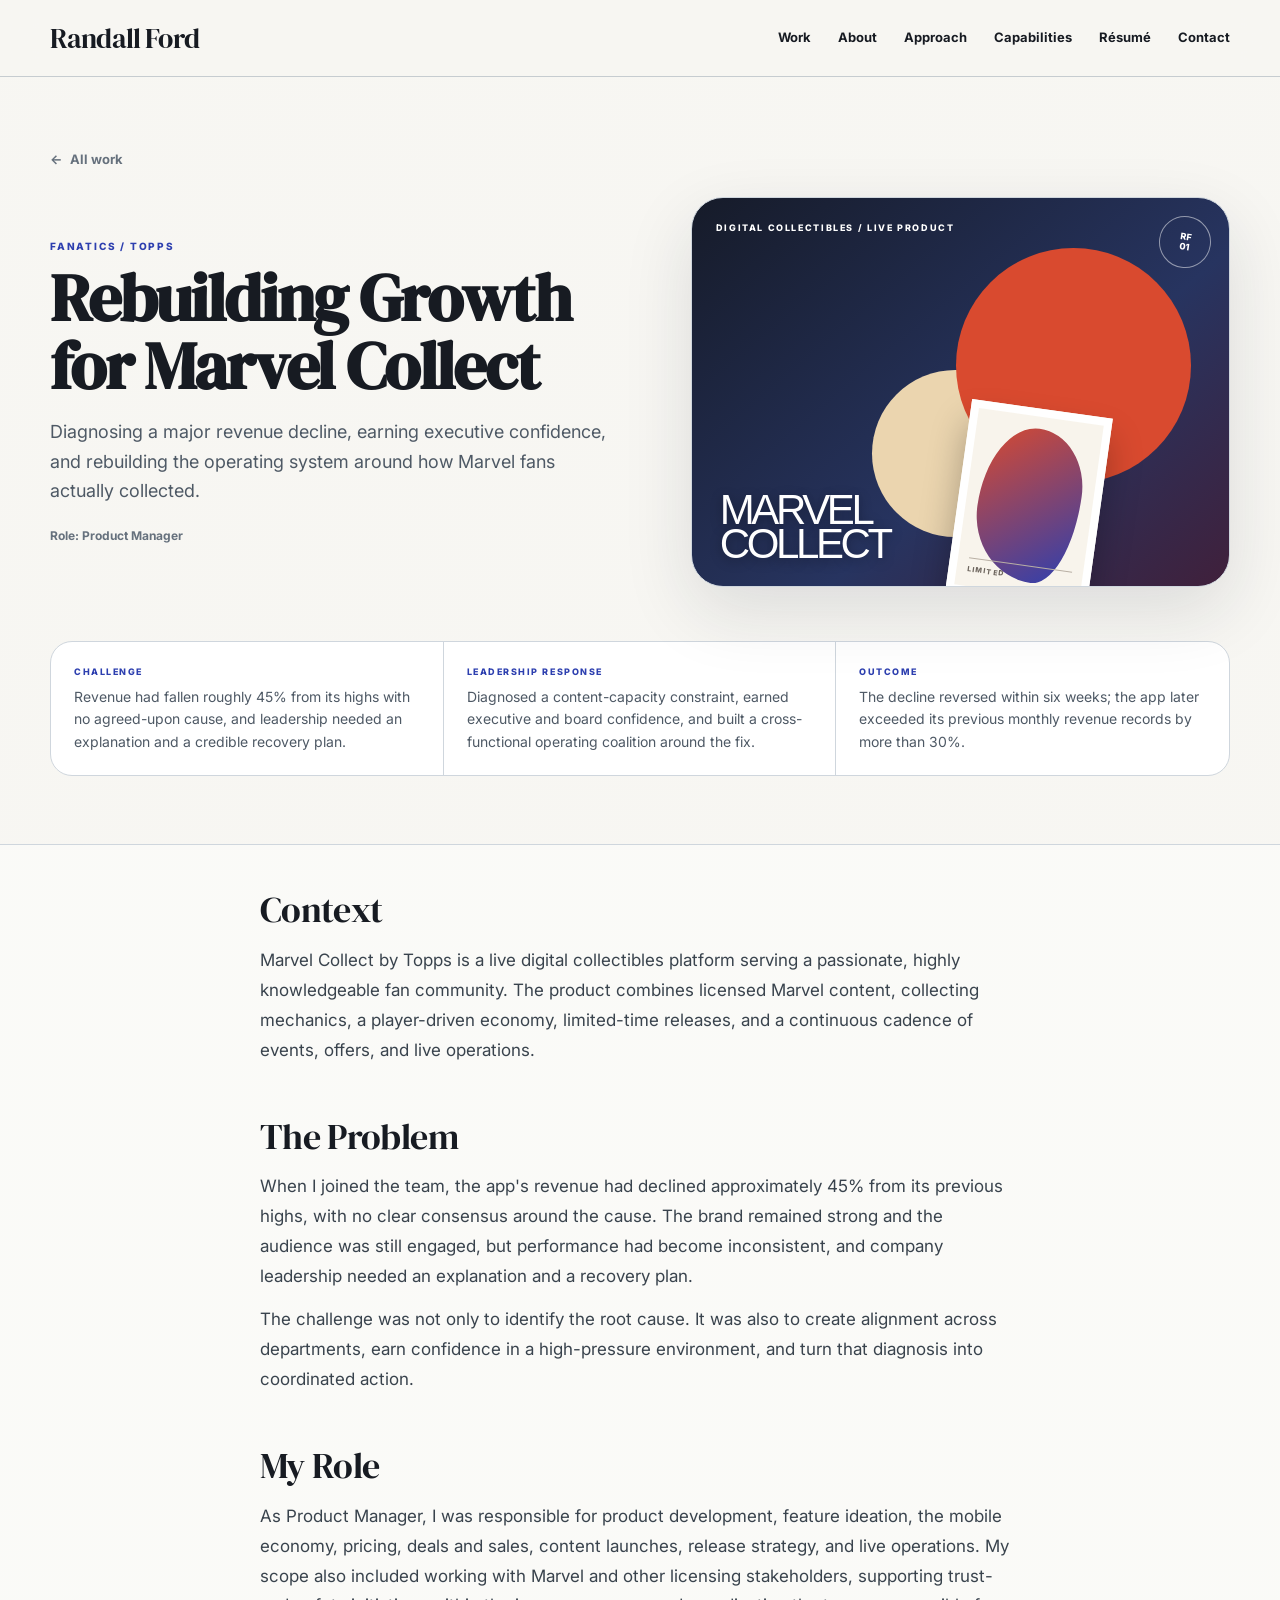
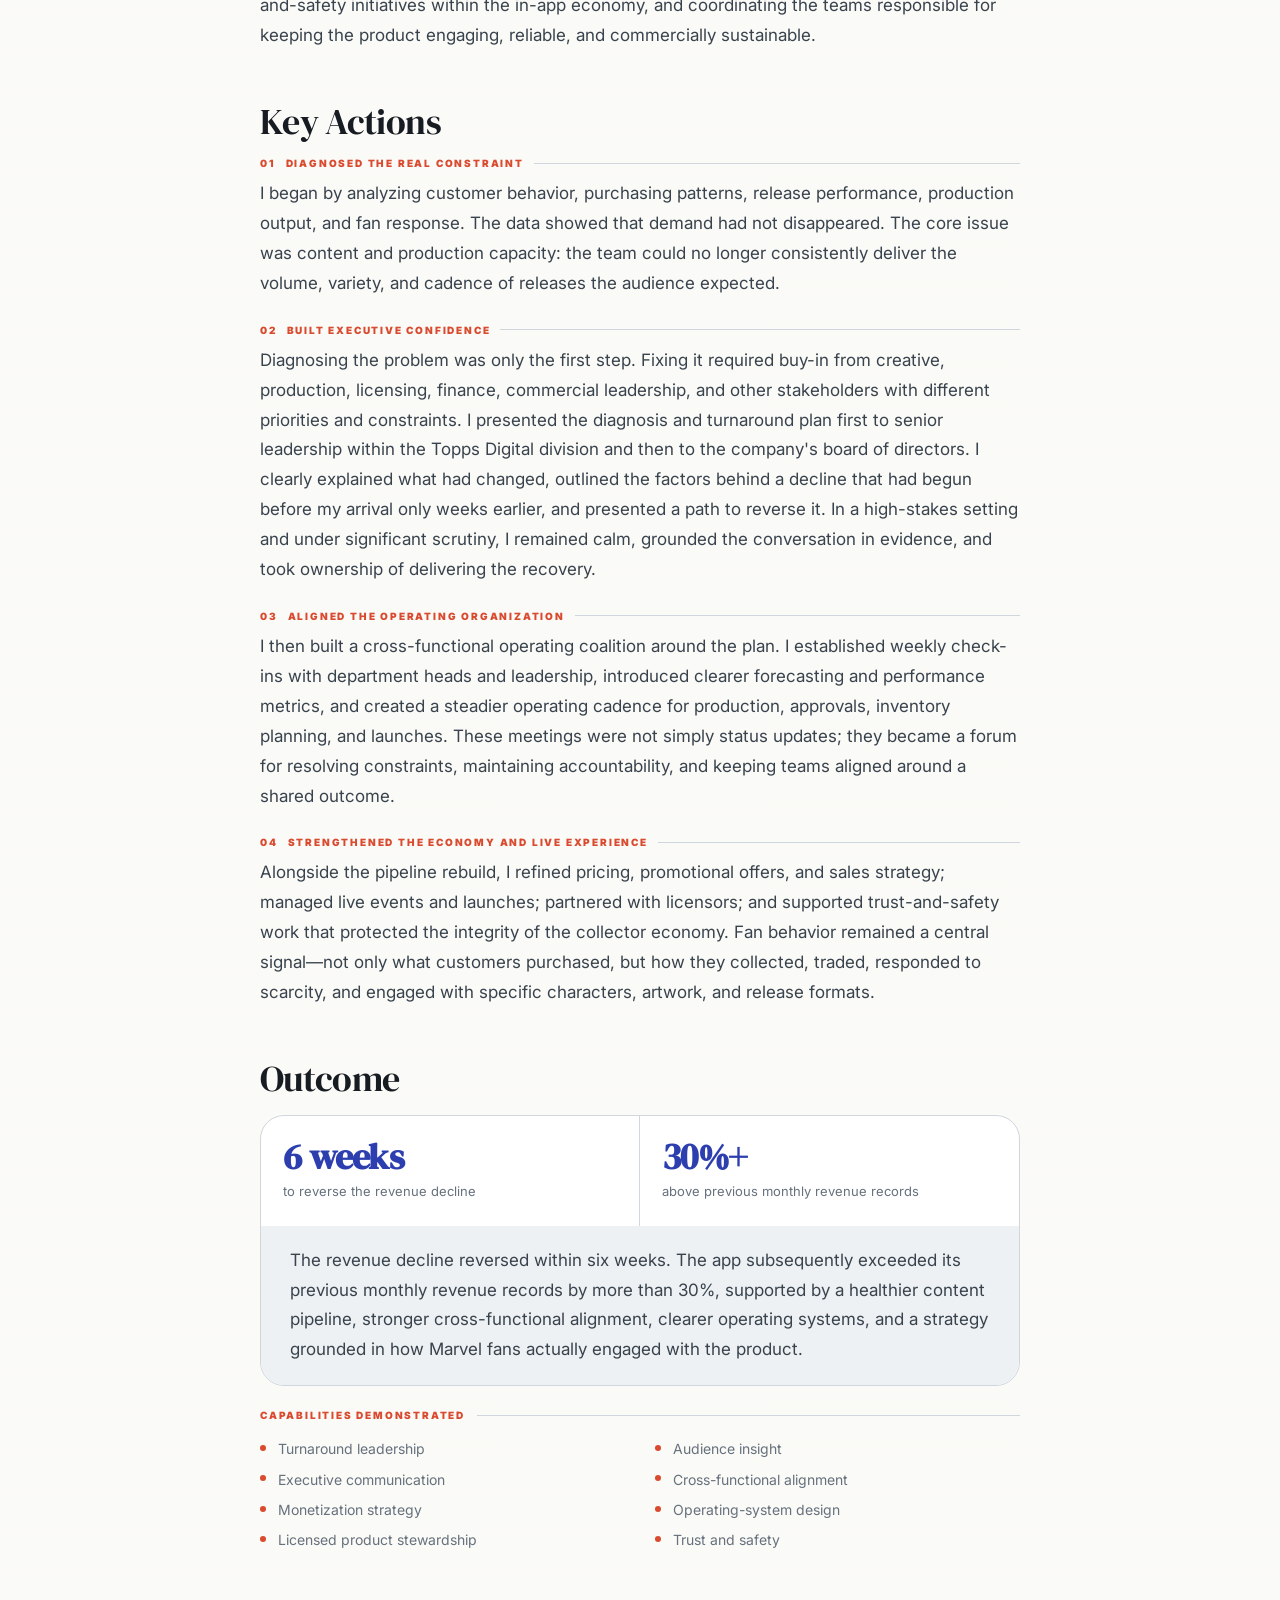
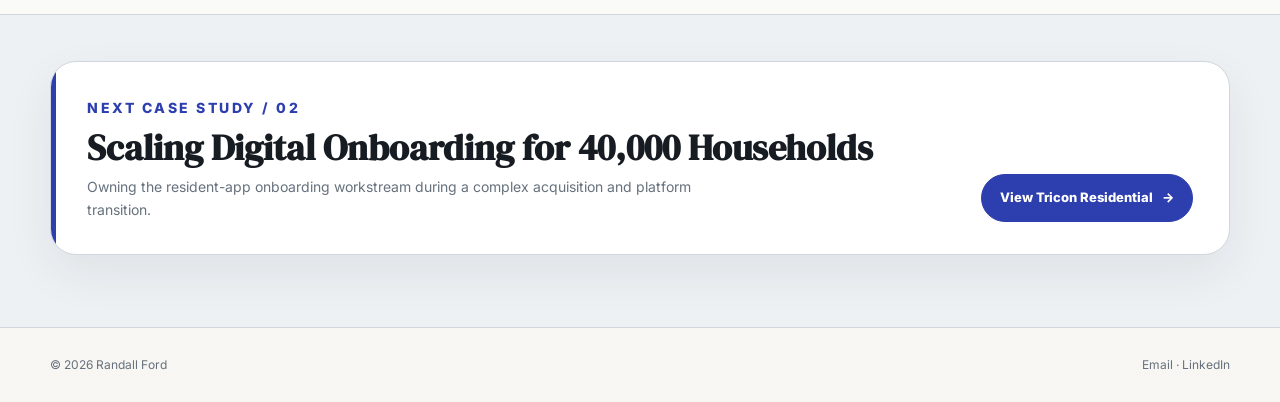
<file: marvel-collect.html>
<!DOCTYPE html>

<html lang="en">
<head>
<!-- Google tag (gtag.js) -->
<script async src="https://www.googletagmanager.com/gtag/js?id=G-EZGHJB5N5E"></script>
<script>
  window.dataLayer = window.dataLayer || [];
  function gtag(){dataLayer.push(arguments);}
  gtag('js', new Date());

  gtag('config', 'G-EZGHJB5N5E');
</script>

<meta charset="utf-8"/>
<meta content="width=device-width, initial-scale=1.0" name="viewport"/>
<meta name="color-scheme" content="light dark"/>
<meta name="theme-color" content="#F7F6F2" media="(prefers-color-scheme: light)"/>
<meta name="theme-color" content="#0E1116" media="(prefers-color-scheme: dark)"/>
<title>Rebuilding Growth for Marvel Collect — Randall Ford</title>
<meta content="How Randall Ford diagnosed a 45% revenue decline at Marvel Collect, won board-level confidence, built a cross-functional recovery coalition, and reversed the decline in six weeks." name="description"/>
<link href="https://rchhf-7.github.io/marvel-collect.html" rel="canonical"/>
<meta content="article" property="og:type"/>
<meta content="https://rchhf-7.github.io/marvel-collect.html" property="og:url"/>
<meta content="Rebuilding Growth for Marvel Collect — Randall Ford" property="og:title"/>
<meta content="Turnaround leadership: diagnosing a 45% revenue decline and reversing it in six weeks through executive alignment and operating-system design." property="og:description"/>
<meta content="summary_large_image" name="twitter:card"/>
<link href="data:image/svg+xml,%3Csvg xmlns='http://www.w3.org/2000/svg' viewBox='0 0 32 32'%3E%3Crect width='32' height='32' rx='7' fill='%231E2B78'/%3E%3Ccircle cx='24' cy='9' r='3' fill='%23D94A2F'/%3E%3Ctext x='6' y='24' font-family='Georgia,serif' font-size='20' font-weight='700' fill='%23FFFFFF'%3ER%3C/text%3E%3C/svg%3E" rel="icon"/>
<link href="apple-touch-icon.png" rel="apple-touch-icon"/>
<link href="https://fonts.googleapis.com" rel="preconnect"/>
<link crossorigin="" href="https://fonts.gstatic.com" rel="preconnect"/>
<link href="https://fonts.googleapis.com/css2?family=DM+Serif+Display:ital@0;1&amp;family=Inter:wght@400;500;600;700;800&amp;display=swap" rel="stylesheet"/>
<style>
    :root{
      --paper:#F7F6F2;
      --paper-2:#EEF1F4;
      --ink:#171B22;
      --ink-2:#2A313B;
      --muted:#66717D;
      --line:#CFD6DD;
      --ultra:#2D3FAF;
      --ultra-dark:#1E2B78;
      --vermilion:#D94A2F;
      --sand:#EBD5AF;
      --white:#FFFFFF;
      --max:1180px;
      --reading:760px;
      --shadow:0 24px 70px rgba(27,34,48,.12);
    }

    *{box-sizing:border-box}
    html{scroll-behavior:smooth}
    body{
      margin:0;
      color:var(--ink);
      background:
        linear-gradient(rgba(247,246,242,.97),rgba(247,246,242,.97)),
        repeating-linear-gradient(0deg,rgba(23,27,34,.03) 0 1px,transparent 1px 5px);
      font-family:Inter,ui-sans-serif,system-ui,-apple-system,BlinkMacSystemFont,"Segoe UI",sans-serif;
      font-size:16px;
      line-height:1.68;
    }
    a{color:inherit;text-decoration:none}
    button{font:inherit}
    .wrap{width:min(var(--max),calc(100% - 28px));margin-inline:auto}
    .skip{position:absolute;left:-999px;top:auto}
    .skip:focus{left:12px;top:12px;background:white;border:1px solid var(--ink);padding:10px 14px;z-index:1000}

    .nav{
      position:sticky;
      top:0;
      z-index:50;
      background:rgba(247,246,242,.92);
      backdrop-filter:blur(16px);
      border-bottom:1px solid rgba(159,170,181,.55);
    }
    .nav__inner{min-height:70px;display:flex;align-items:center;justify-content:space-between;gap:20px}
    .brand{
      font-family:"DM Serif Display",Georgia,serif;
      font-size:28px;
      line-height:1;
      letter-spacing:-.03em;
      white-space:nowrap;
    }
    .nav__links{
      display:none;
      position:absolute;
      top:70px;
      left:0;
      right:0;
      margin:0;
      padding:12px 20px 22px;
      list-style:none;
      background:rgba(247,246,242,.98);
      border-bottom:1px solid var(--line);
    }
    .nav__links.is-open{display:grid}
    .nav__links a{display:block;padding:11px 0;font-size:14px;font-weight:700}
    .nav__toggle{border:0;background:transparent;font-size:24px;line-height:1;cursor:pointer;padding:8px}

    .back-link{
      display:inline-flex;
      align-items:center;
      gap:8px;
      margin-bottom:26px;
      color:var(--muted);
      font-size:13px;
      font-weight:700;
    }
    .back-link:hover{color:var(--ink)}
    .eyebrow{
      margin:0;
      color:var(--ultra);
      font-size:10px;
      font-weight:800;
      letter-spacing:.18em;
      text-transform:uppercase;
    }

    .case-hero{padding:40px 0 34px}
    .case-hero__grid{display:grid;gap:30px}
    .case-hero h1{
      max-width:760px;
      margin:11px 0 17px;
      font-family:"DM Serif Display",Georgia,serif;
      font-size:clamp(40px,10vw,64px);
      line-height:1.02;
      letter-spacing:-.025em;
      text-wrap:balance;
    }
    .case-hero__dek{
      max-width:680px;
      margin:0;
      color:#4E5965;
      font-size:17px;
      line-height:1.65;
    }
    .case-hero__role{
      margin:20px 0 0;
      color:var(--muted);
      font-size:12px;
      font-weight:700;
    }

    /* Ported from the approved homepage card treatment. */
    .marvel-visual{
      position:relative;
      min-height:315px;
      overflow:hidden;
      border:1px solid var(--line);
      border-radius:28px;
      background:linear-gradient(140deg,#161B29,#273460 60%,#40203B);
      box-shadow:var(--shadow);
    }
    .marvel-visual:before{
      content:"";
      position:absolute;
      width:190px;
      height:190px;
      border-radius:50%;
      right:8%;
      top:14%;
      background:var(--vermilion);
      box-shadow:-92px 72px 0 -28px var(--sand);
    }
    .marvel-visual:after{
      content:"MARVEL\A COLLECT";
      white-space:pre;
      position:absolute;
      left:24px;
      bottom:20px;
      z-index:5;
      color:white;
      font-family:"Arial Black",Impact,Arial,sans-serif;
      font-size:37px;
      line-height:.82;
      letter-spacing:-.08em;
      text-shadow:0 3px 12px rgba(0,0,0,.34);
    }
    .visual-label{
      position:absolute;
      left:24px;
      top:22px;
      z-index:4;
      color:white;
      font-size:9px;
      font-weight:800;
      letter-spacing:.18em;
      text-transform:uppercase;
    }
    .visual-stamp{
      position:absolute;
      right:18px;
      top:18px;
      z-index:4;
      width:52px;
      height:52px;
      border:1px solid rgba(255,255,255,.5);
      border-radius:50%;
      color:white;
      display:grid;
      place-items:center;
      text-align:center;
      font-size:9px;
      font-weight:800;
      line-height:1.15;
      transform:rotate(8deg);
    }
    .marvel-card{
      position:absolute;
      right:27%;
      bottom:-14px;
      width:125px;
      height:170px;
      padding:8px;
      border:8px solid white;
      background:#F8F4EC;
      transform:rotate(8deg);
      box-shadow:0 22px 35px rgba(0,0,0,.28);
    }
    .marvel-card:before{
      content:"";
      position:absolute;
      inset:12px;
      border-radius:50% 50% 38% 62%/55% 40% 60% 45%;
      background:linear-gradient(145deg,var(--vermilion),var(--ultra));
    }
    .marvel-card:after{
      content:"LIMITED";
      position:absolute;
      left:11px;
      right:11px;
      bottom:11px;
      padding-top:5px;
      border-top:1px solid #B9B0A5;
      color:#6D655E;
      font-size:7px;
      font-weight:800;
      letter-spacing:.16em;
    }

    .summary{padding:0 0 46px}
    .summary__grid{
      border:1px solid var(--line);
      border-radius:22px;
      background:white;
      overflow:hidden;
    }
    .summary__item{padding:20px;border-bottom:1px solid var(--line)}
    .summary__item:last-child{border-bottom:0}
    .summary__label{
      display:block;
      margin-bottom:7px;
      color:var(--ultra);
      font-size:9px;
      font-weight:800;
      letter-spacing:.17em;
      text-transform:uppercase;
    }
    .summary__item p{margin:0;color:#4E5965;font-size:14px;line-height:1.6}

    .story{padding:54px 0 70px;border-top:1px solid var(--line);background:rgba(255,255,255,.36)}
    .article{width:min(var(--reading),100%);margin-inline:auto}
    .article section{margin:0 0 44px}
    .article section:last-child{margin-bottom:0}
    .article h2{
      margin:0 0 15px;
      font-family:"DM Serif Display",Georgia,serif;
      font-size:clamp(31px,7vw,40px);
      line-height:1.06;
      letter-spacing:-.018em;
    }
    .article p{
      margin:0 0 17px;
      color:#39434D;
      font-size:17px;
      line-height:1.78;
    }
    .article p:last-child{margin-bottom:0}

    .actions{border-top:1px solid var(--line)}
    .action{padding:24px 0 26px;border-bottom:1px solid var(--line)}
    .action h3{
      margin:0 0 10px;
      font-family:"DM Serif Display",Georgia,serif;
      font-size:24px;
      line-height:1.12;
      letter-spacing:-.012em;
    }
    .action p{margin:0}

    .results{
      margin-top:20px;
      overflow:hidden;
      border:1px solid var(--line);
      border-radius:24px;
      background:white;
    }
    .results__stats{display:grid}
    .result-stat{padding:23px 22px;border-bottom:1px solid var(--line)}
    .result-stat:last-child{border-bottom:0}
    .result-stat strong{
      display:block;
      color:var(--ultra);
      font-family:"DM Serif Display",Georgia,serif;
      font-size:39px;
      line-height:1;
      letter-spacing:-.02em;
    }
    .result-stat span{display:block;margin-top:6px;color:var(--muted);font-size:13px}
    .results__copy{padding:23px 22px;background:var(--paper-2)}
    .results__copy p{margin:0}

    .capabilities{
      margin-top:28px;
      padding-top:20px;
      border-top:1px solid var(--line);
      color:var(--muted);
      font-size:13px;
      line-height:1.65;
    }
    .capabilities strong{color:var(--ink)}

    .next-case{padding:58px 0 72px}
    .next-case__card{
      display:grid;
      gap:22px;
      padding:28px 23px;
      border-radius:27px;
      background:var(--ink);
      color:white;
    }
    .next-case__card h2{
      margin:8px 0 6px;
      font-family:"DM Serif Display",Georgia,serif;
      font-size:32px;
      line-height:1.05;
    }
    .next-case__card p{margin:0;color:#BFC7D1;font-size:14px}
    .btn{
      display:inline-flex;
      align-items:center;
      justify-content:center;
      gap:9px;
      width:100%;
      min-height:48px;
      padding:12px 18px;
      border:1px solid white;
      border-radius:999px;
      background:white;
      color:var(--ink);
      font-size:13px;
      font-weight:800;
      transition:transform .2s ease;
    }
    .btn:hover{transform:translateY(-2px)}

    .footer{padding:27px 0;border-top:1px solid var(--line);color:var(--muted);font-size:12px}
    .footer__inner{display:grid;gap:9px}

    @media (max-width:699px){
      .marvel-visual:after{
        left:17px;
        bottom:15px;
        font-size:27px;
        line-height:.84;
        letter-spacing:-.07em;
      }
      .marvel-card{right:12%;width:104px;height:145px}
    }

    @media (min-width:700px){
      .wrap{width:min(var(--max),calc(100% - 56px))}
      .nav__inner{height:76px}
      .nav__toggle{display:none}
      .nav__links{
        display:flex;
        position:static;
        align-items:center;
        gap:27px;
        padding:0;
        background:none;
        border:0;
      }
      .nav__links a{padding:0;font-size:13px;position:relative}
      .nav__links a:after{content:"";position:absolute;left:0;right:100%;bottom:-6px;height:1px;background:var(--ultra);transition:.2s}
      .nav__links a:hover:after{right:0}
      .case-hero{padding:58px 0 46px}
      .case-hero__grid{grid-template-columns:1.03fr .97fr;align-items:center;gap:52px}
      .case-hero h1{font-size:clamp(50px,5.5vw,66px)}
      .marvel-visual{min-height:390px;border-radius:32px}
      .marvel-visual:before{width:235px;height:235px;right:7%;top:13%;box-shadow:-118px 88px 0 -34px var(--sand)}
      .marvel-visual:after{left:28px;bottom:24px;font-size:42px}
      .marvel-card{right:24%;bottom:-16px;width:142px;height:194px}
      .summary{padding-bottom:58px}
      .summary__grid{display:grid;grid-template-columns:repeat(3,1fr)}
      .summary__item{padding:22px 23px;border-bottom:0;border-right:1px solid var(--line)}
      .summary__item:last-child{border-right:0}
      .story{padding:70px 0 86px}
      .article section{margin-bottom:52px}
      .action{padding:27px 0 29px}
      .action h3{font-size:26px}
      .results__stats{grid-template-columns:1fr 1fr}
      .result-stat{border-bottom:0;border-right:1px solid var(--line)}
      .result-stat:last-child{border-right:0}
      .results__copy{padding:28px 29px}
      .next-case__card{grid-template-columns:1fr auto;align-items:center;padding:36px 39px}
      .btn{width:auto;min-width:205px}
      .footer__inner{display:flex;justify-content:space-between;gap:20px}
    }

    @media (min-width:700px) and (max-width:899px){
      .nav__toggle{display:block}
      .nav__links{
        display:none;
        position:absolute;
        top:76px;
        left:0;
        right:0;
        padding:12px 28px 22px;
        background:rgba(247,246,242,.98);
        border-bottom:1px solid var(--line);
      }
      .nav__links.is-open{display:grid}
      .nav__links a{display:block;padding:11px 0;font-size:14px}
      .nav__links a:after{display:none}
      .case-hero__grid{grid-template-columns:1fr}
      .marvel-visual{min-height:355px}
    }

    @media (min-width:1050px){
      .case-hero{padding:68px 0 54px}
      .case-hero__grid{gap:68px}
      .case-hero__dek{font-size:18px}
      .summary{padding-bottom:68px}
    }

    @media (prefers-reduced-motion:reduce){
      html{scroll-behavior:auto}
      *,*:before,*:after{transition:none!important}
    }
  

/* V3: editorial section hierarchy and next-case alignment */
.story{padding:52px 0 70px}
.article{width:min(760px,100%)}
.story-section{margin:0 0 54px}
.story-section:last-child{margin-bottom:0}
.section-divider{
  display:grid;
  grid-template-columns:auto auto minmax(24px,1fr);
  align-items:center;
  gap:10px;
  margin:0 0 22px;
  color:var(--muted);
  font-size:10px;
  font-weight:850;
  letter-spacing:.18em;
  line-height:1;
  text-transform:uppercase;
}
.section-divider__num{color:var(--vermilion)}
.section-divider__name{white-space:nowrap}
.section-divider__line{height:1px;background:var(--line)}
.article p{font-size:17px;line-height:1.76}

.actions{border-top:0}
.action{
  padding:0 0 30px;
  margin:0 0 30px;
  border-bottom:1px solid var(--line);
}
.action:last-child{margin-bottom:0}
.action__head{
  display:grid;
  grid-template-columns:38px minmax(0,1fr);
  align-items:baseline;
  gap:12px;
  margin:0 0 12px;
}
.action__num{
  color:var(--vermilion);
  font-size:11px;
  font-weight:900;
  letter-spacing:.15em;
}
.action h3{
  margin:0;
  color:var(--vermilion);
  font-family:Inter,ui-sans-serif,system-ui,-apple-system,BlinkMacSystemFont,"Segoe UI",sans-serif;
  font-size:19px;
  font-weight:800;
  line-height:1.3;
  letter-spacing:-.01em;
}
.action p{padding-left:50px}

.results{margin-top:4px}
.result-stat strong{font-size:36px}

.next-case{
  padding:52px 0 72px;
  border-top:1px solid var(--line);
  background:var(--paper-2);
}
.next-case__card{
  position:relative;
  display:grid;
  gap:24px;
  padding:28px 24px 25px;
  overflow:hidden;
  border:1px solid var(--line);
  border-radius:26px;
  background:var(--white);
  color:var(--ink);
  box-shadow:0 18px 48px rgba(27,34,48,.07);
}
.next-case__card:before{
  content:"";
  position:absolute;
  inset:0 auto 0 0;
  width:5px;
  background:var(--ultra);
}
.next-case__card .eyebrow{color:var(--ultra)}
.next-case__card h2{
  margin:10px 0 7px;
  color:var(--ink);
  font-size:clamp(27px,6vw,36px);
  line-height:1.06;
}
.next-case__card p{color:var(--muted);max-width:650px}
.next-case__card .btn{
  width:100%;
  border-color:var(--ultra);
  background:var(--ultra);
  color:white;
}
.next-case__card .btn:hover{background:var(--ultra-dark)}

@media(max-width:520px){
  .section-divider{grid-template-columns:auto auto 1fr;gap:8px;font-size:9px}
  .action__head{grid-template-columns:32px minmax(0,1fr);gap:9px}
  .action h3{font-size:18px}
  .action p{padding-left:41px}
}

@media(min-width:700px){
  .story{padding:68px 0 88px}
  .story-section{margin-bottom:68px}
  .section-divider{margin-bottom:25px}
  .action{padding-bottom:34px;margin-bottom:34px}
  .next-case__card{
    grid-template-columns:minmax(0,1fr) auto;
    align-items:end;
    padding:34px 36px 32px;
  }
  .next-case__card .btn{width:auto;min-width:210px}
}

/* V4 hierarchy swap:
   - Main section titles become larger grey headings.
   - Action headings become compact orange number/title/rule rows.
*/
.section-divider{
  display:block;
  margin:0 0 24px;
  color:var(--muted);
  font-size:19px;
  font-weight:800;
  letter-spacing:-.01em;
  line-height:1.3;
  text-transform:none;
}
.section-divider__num,
.section-divider__line{
  display:none;
}
.section-divider__name{
  white-space:normal;
}

.action{
  padding:0 0 30px;
  margin:0 0 30px;
  border-bottom:1px solid var(--line);
}
.action__head{
  display:grid;
  grid-template-columns:auto auto minmax(24px,1fr);
  align-items:center;
  gap:10px;
  margin:0 0 16px;
}
.action__head::after{
  content:"";
  height:1px;
  background:var(--line);
}
.action__num{
  color:var(--vermilion);
  font-size:10px;
  font-weight:900;
  letter-spacing:.18em;
  line-height:1;
}
.action h3{
  margin:0;
  color:var(--vermilion);
  font-family:Inter,ui-sans-serif,system-ui,-apple-system,BlinkMacSystemFont,"Segoe UI",sans-serif;
  font-size:10px;
  font-weight:900;
  line-height:1;
  letter-spacing:.18em;
  text-transform:uppercase;
  white-space:nowrap;
}
.action p{
  padding-left:0;
}

@media(max-width:520px){
  .section-divider{
    margin-bottom:20px;
    font-size:18px;
  }
  .action__head{
    grid-template-columns:auto minmax(0,auto) minmax(18px,1fr);
    gap:8px;
  }
  .action__num,
  .action h3{
    font-size:9px;
  }
  .action h3{
    white-space:normal;
    line-height:1.25;
  }
  .action p{
    padding-left:0;
  }
}

@media(min-width:700px){
  .section-divider{
    font-size:19px;
    margin-bottom:26px;
  }
}


/* V5 section-title and response-spacing refinements */
.section-divider{
  display:block;
  margin:0 0 24px;
  color:var(--ultra);
  font-family:"DM Serif Display",Georgia,serif;
  font-size:clamp(25px,4.2vw,30px);
  font-weight:400;
  line-height:1.08;
  letter-spacing:-.018em;
  text-transform:none;
}
.section-divider__num,
.section-divider__line{
  display:none;
}
.section-divider__name{
  white-space:normal;
}

.action{
  padding:0;
  margin:0 0 34px;
  border-bottom:0;
}
.action:last-child{
  margin-bottom:0;
}
.action__head{
  margin-bottom:14px;
}
.action p{
  padding-left:0;
}

@media(max-width:520px){
  .section-divider{
    margin-bottom:20px;
    font-size:25px;
  }
  .action{
    margin-bottom:29px;
  }
}


/* V6 final title and capabilities refinements */
.section-divider{
  color:var(--ink);
  font-size:36px;
}

/* Structured capabilities treatment */
.capabilities{
  margin-top:30px;
  padding-top:0;
  border-top:0;
  color:var(--muted);
  font-size:14px;
  line-height:1.6;
}
.capabilities__head{
  display:grid;
  grid-template-columns:auto minmax(24px,1fr);
  align-items:center;
  gap:12px;
  margin-bottom:18px;
  color:var(--vermilion);
  font-size:10px;
  font-weight:900;
  letter-spacing:.18em;
  line-height:1;
  text-transform:uppercase;
}
.capabilities__head > span:last-child{
  height:1px;
  background:var(--line);
}
.capabilities__list{
  display:grid;
  grid-template-columns:1fr;
  gap:8px;
  margin:0;
  padding:0;
  list-style:none;
}
.capabilities__list li{
  position:relative;
  padding-left:18px;
  color:var(--muted);
}
.capabilities__list li::before{
  content:"";
  position:absolute;
  left:0;
  top:.68em;
  width:6px;
  height:6px;
  border-radius:50%;
  background:var(--vermilion);
  transform:translateY(-50%);
}

@media(min-width:640px){
  .capabilities__list{
    grid-template-columns:repeat(2,minmax(0,1fr));
    column-gap:30px;
  }
}

@media(max-width:520px){
  .section-divider{
    font-size:36px;
  }
  .capabilities__head{
    gap:9px;
    font-size:9px;
  }
}


/* V7 tighter narrative rhythm */
.story{
  padding-top:46px;
  padding-bottom:62px;
}
.story-section{
  margin-bottom:42px;
}
.section-divider{
  margin-bottom:16px;
}
.article p{
  margin-bottom:13px;
}
.action{
  margin-bottom:26px;
}
.action__head{
  margin-bottom:11px;
}
.results{
  margin-top:0;
}
.results__copy{
  padding-top:20px;
  padding-bottom:20px;
}
.capabilities{
  margin-top:24px;
}
.next-case{
  padding-top:46px;
}

@media(max-width:520px){
  .story{
    padding-top:40px;
    padding-bottom:54px;
  }
  .story-section{
    margin-bottom:36px;
  }
  .section-divider{
    margin-bottom:14px;
  }
  .article p{
    margin-bottom:12px;
  }
  .action{
    margin-bottom:23px;
  }
}


/* ============================================================
   Automatic dark mode — follows the visitor's OS/browser setting
   ============================================================ */
:root{color-scheme:light}
@media (prefers-color-scheme:dark){
  :root{
    color-scheme:dark;
    --paper:#0E1116;
    --paper-2:#151A22;
    --ink:#F3F1EB;
    --ink-2:#D8DEE7;
    --muted:#A9B3C0;
    --line:#343C48;
    --ultra:#93A2FF;
    --ultra-dark:#3549B5;
    --white:#171C24;
    --shadow:0 24px 70px rgba(0,0,0,.34);
  }
  body{
    background:
      linear-gradient(rgba(14,17,22,.97),rgba(14,17,22,.97)),
      repeating-linear-gradient(0deg,rgba(255,255,255,.027) 0 1px,transparent 1px 5px);
  }
  .nav{
    background:rgba(14,17,22,.92);
    border-bottom-color:rgba(89,101,117,.6);
  }
  .nav__links{
    background:rgba(14,17,22,.985);
  }
  .skip:focus{
    background:#1B222C;
    color:var(--ink);
    border-color:#596575;
  }
  .nav__toggle{color:var(--ink)}

  .case-hero__dek,
  .summary__item p,
  .article p{
    color:var(--muted);
  }
  .summary__grid,
  .results{
    background:#171C24;
  }
  .story{
    background:rgba(21,26,34,.72);
  }
  .results__copy{
    background:#151A22;
  }
  .next-case{
    background:#151A22;
  }
  .next-case__card{
    background:#171C24;
    color:var(--ink);
    box-shadow:0 18px 48px rgba(0,0,0,.26);
  }
  .next-case__card p{color:var(--muted)}
  .next-case__card .btn{
    background:#6073E8;
    border-color:#6073E8;
    color:white;
  }
  .next-case__card .btn:hover{background:#7183F4}
}

</style>

<meta content="marvel-case-study-v3" name="build-version"/></head>
<body>
<!-- BUILD: MARVEL-V7-TIGHTER-RHYTHM -->
<a class="skip" href="#main">Skip to content</a>
<header class="nav">
<div class="wrap nav__inner">
<a class="brand" href="index.html">Randall Ford</a>
<nav aria-label="Primary" class="nav__links" id="primary-nav">
<a href="index.html#work">Work</a>
<a href="about.html">About</a>
<a href="index.html#approach">Approach</a>
<a href="index.html#capabilities">Capabilities</a>
<a href="RF-Resume-2026.pdf" rel="noopener" target="_blank">Résumé</a>
<a href="index.html#contact">Contact</a>
</nav>
<button aria-controls="primary-nav" aria-expanded="false" aria-label="Open menu" class="nav__toggle" type="button">☰</button>
</div>
</header>
<main id="main">
<section class="case-hero">
<div class="wrap">
<a class="back-link" href="index.html#work"><span aria-hidden="true">←</span> All work</a>
<div class="case-hero__grid">
<div>
<p class="eyebrow">Fanatics / Topps</p>
<h1>Rebuilding Growth for Marvel Collect</h1>
<p class="case-hero__dek">Diagnosing a major revenue decline, earning executive confidence, and rebuilding the operating system around how Marvel fans actually collected.</p>
<p class="case-hero__role"><strong>Role:</strong> Product Manager</p>
</div>
<div aria-label="Abstract Marvel Collect digital collectible artwork" class="marvel-visual">
<span class="visual-label">Digital collectibles / Live product</span>
<span class="visual-stamp">RF<br/>01</span>
<div aria-hidden="true" class="marvel-card"></div>
</div>
</div>
</div>
</section>
<section aria-label="Project summary" class="summary">
<div class="wrap">
<div class="summary__grid">
<div class="summary__item">
<span class="summary__label">Challenge</span>
<p>Revenue had fallen roughly 45% from its highs with no agreed-upon cause, and leadership needed an explanation and a credible recovery plan.</p>
</div>
<div class="summary__item">
<span class="summary__label">Leadership response</span>
<p>Diagnosed a content-capacity constraint, earned executive and board confidence, and built a cross-functional operating coalition around the fix.</p>
</div>
<div class="summary__item">
<span class="summary__label">Outcome</span>
<p>The decline reversed within six weeks; the app later exceeded its previous monthly revenue records by more than 30%.</p>
</div>
</div>
</div>
</section>
<section class="story">
<div class="wrap">
<article class="article">
<section class="story-section"><div class="section-divider"><span class="section-divider__num">01</span><span class="section-divider__name">Context</span><span aria-hidden="true" class="section-divider__line"></span></div>

<p>Marvel Collect by Topps is a live digital collectibles platform serving a passionate, highly knowledgeable fan community. The product combines licensed Marvel content, collecting mechanics, a player-driven economy, limited-time releases, and a continuous cadence of events, offers, and live operations.</p>
</section>
<section class="story-section"><div class="section-divider"><span class="section-divider__num">02</span><span class="section-divider__name">The Problem</span><span aria-hidden="true" class="section-divider__line"></span></div>

<p>When I joined the team, the app's revenue had declined approximately 45% from its previous highs, with no clear consensus around the cause. The brand remained strong and the audience was still engaged, but performance had become inconsistent, and company leadership needed an explanation and a recovery plan.</p>
<p>The challenge was not only to identify the root cause. It was also to create alignment across departments, earn confidence in a high-pressure environment, and turn that diagnosis into coordinated action.</p>
</section>
<section class="story-section"><div class="section-divider"><span class="section-divider__num">03</span><span class="section-divider__name">My Role</span><span aria-hidden="true" class="section-divider__line"></span></div>

<p>As Product Manager, I was responsible for product development, feature ideation, the mobile economy, pricing, deals and sales, content launches, release strategy, and live operations. My scope also included working with Marvel and other licensing stakeholders, supporting trust-and-safety initiatives within the in-app economy, and coordinating the teams responsible for keeping the product engaging, reliable, and commercially sustainable.</p>
</section>
<section class="story-section"><div class="section-divider"><span class="section-divider__num">04</span><span class="section-divider__name">Key Actions</span><span aria-hidden="true" class="section-divider__line"></span></div>

<div class="actions">
<div class="action"><div class="action__head"><span class="action__num">01</span><h3>Diagnosed the real constraint</h3></div>

<p>I began by analyzing customer behavior, purchasing patterns, release performance, production output, and fan response. The data showed that demand had not disappeared. The core issue was content and production capacity: the team could no longer consistently deliver the volume, variety, and cadence of releases the audience expected.</p>
</div>
<div class="action"><div class="action__head"><span class="action__num">02</span><h3>Built executive confidence</h3></div>

<p>Diagnosing the problem was only the first step. Fixing it required buy-in from creative, production, licensing, finance, commercial leadership, and other stakeholders with different priorities and constraints. I presented the diagnosis and turnaround plan first to senior leadership within the Topps Digital division and then to the company's board of directors. I clearly explained what had changed, outlined the factors behind a decline that had begun before my arrival only weeks earlier, and presented a path to reverse it. In a high-stakes setting and under significant scrutiny, I remained calm, grounded the conversation in evidence, and took ownership of delivering the recovery.</p>
</div>
<div class="action"><div class="action__head"><span class="action__num">03</span><h3>Aligned the operating organization</h3></div>

<p>I then built a cross-functional operating coalition around the plan. I established weekly check-ins with department heads and leadership, introduced clearer forecasting and performance metrics, and created a steadier operating cadence for production, approvals, inventory planning, and launches. These meetings were not simply status updates; they became a forum for resolving constraints, maintaining accountability, and keeping teams aligned around a shared outcome.</p>
</div>
<div class="action"><div class="action__head"><span class="action__num">04</span><h3>Strengthened the economy and live experience</h3></div>

<p>Alongside the pipeline rebuild, I refined pricing, promotional offers, and sales strategy; managed live events and launches; partnered with licensors; and supported trust-and-safety work that protected the integrity of the collector economy. Fan behavior remained a central signal—not only what customers purchased, but how they collected, traded, responded to scarcity, and engaged with specific characters, artwork, and release formats.</p>
</div>
</div>
</section>
<section class="story-section"><div class="section-divider"><span class="section-divider__num">05</span><span class="section-divider__name">Outcome</span><span aria-hidden="true" class="section-divider__line"></span></div>

<div class="results">
<div class="results__stats">
<div class="result-stat"><strong>6 weeks</strong><span>to reverse the revenue decline</span></div>
<div class="result-stat"><strong>30%+</strong><span>above previous monthly revenue records</span></div>
</div>
<div class="results__copy">
<p>The revenue decline reversed within six weeks. The app subsequently exceeded its previous monthly revenue records by more than 30%, supported by a healthier content pipeline, stronger cross-functional alignment, clearer operating systems, and a strategy grounded in how Marvel fans actually engaged with the product.</p>
</div>
</div>
<div class="capabilities">
<div class="capabilities__head"><span>Capabilities demonstrated</span><span aria-hidden="true"></span></div>
<ul class="capabilities__list">
<li>Turnaround leadership</li>
<li>Audience insight</li>
<li>Executive communication</li>
<li>Cross-functional alignment</li>
<li>Monetization strategy</li>
<li>Operating-system design</li>
<li>Licensed product stewardship</li>
<li>Trust and safety</li>
</ul>
</div>
</section>
</article>
</div>
</section>
<section class="next-case">
<div class="wrap">
<div class="next-case__card">
<div>
<p class="eyebrow">Next case study / 02</p>
<h2>Scaling Digital Onboarding for 40,000 Households</h2>
<p>Owning the resident-app onboarding workstream during a complex acquisition and platform transition.</p>
</div>
<a class="btn" href="tricon-residential.html">View Tricon Residential<span aria-hidden="true">→</span></a>
</div>
</div>
</section>
</main>
<footer class="footer">
<div class="wrap footer__inner">
<span>© <span id="year">2026</span> Randall Ford</span>
<span><a href="mailto:randallchford@gmail.com">Email</a> · <a href="https://www.linkedin.com/in/randallchford/" rel="noopener" target="_blank">LinkedIn</a></span>
</div>
</footer>
<script>
    (() => {
      const toggle = document.querySelector('.nav__toggle');
      const nav = document.querySelector('.nav__links');
      if (toggle && nav) {
        const close = () => { nav.classList.remove('is-open'); toggle.setAttribute('aria-expanded','false'); };
        toggle.addEventListener('click', () => {
          const open = nav.classList.toggle('is-open');
          toggle.setAttribute('aria-expanded', String(open));
        });
        nav.querySelectorAll('a').forEach(link => link.addEventListener('click', close));
      }
      const year = document.getElementById('year');
      if (year) year.textContent = new Date().getFullYear();
    })();
  </script>
</body>
</html>
</file>
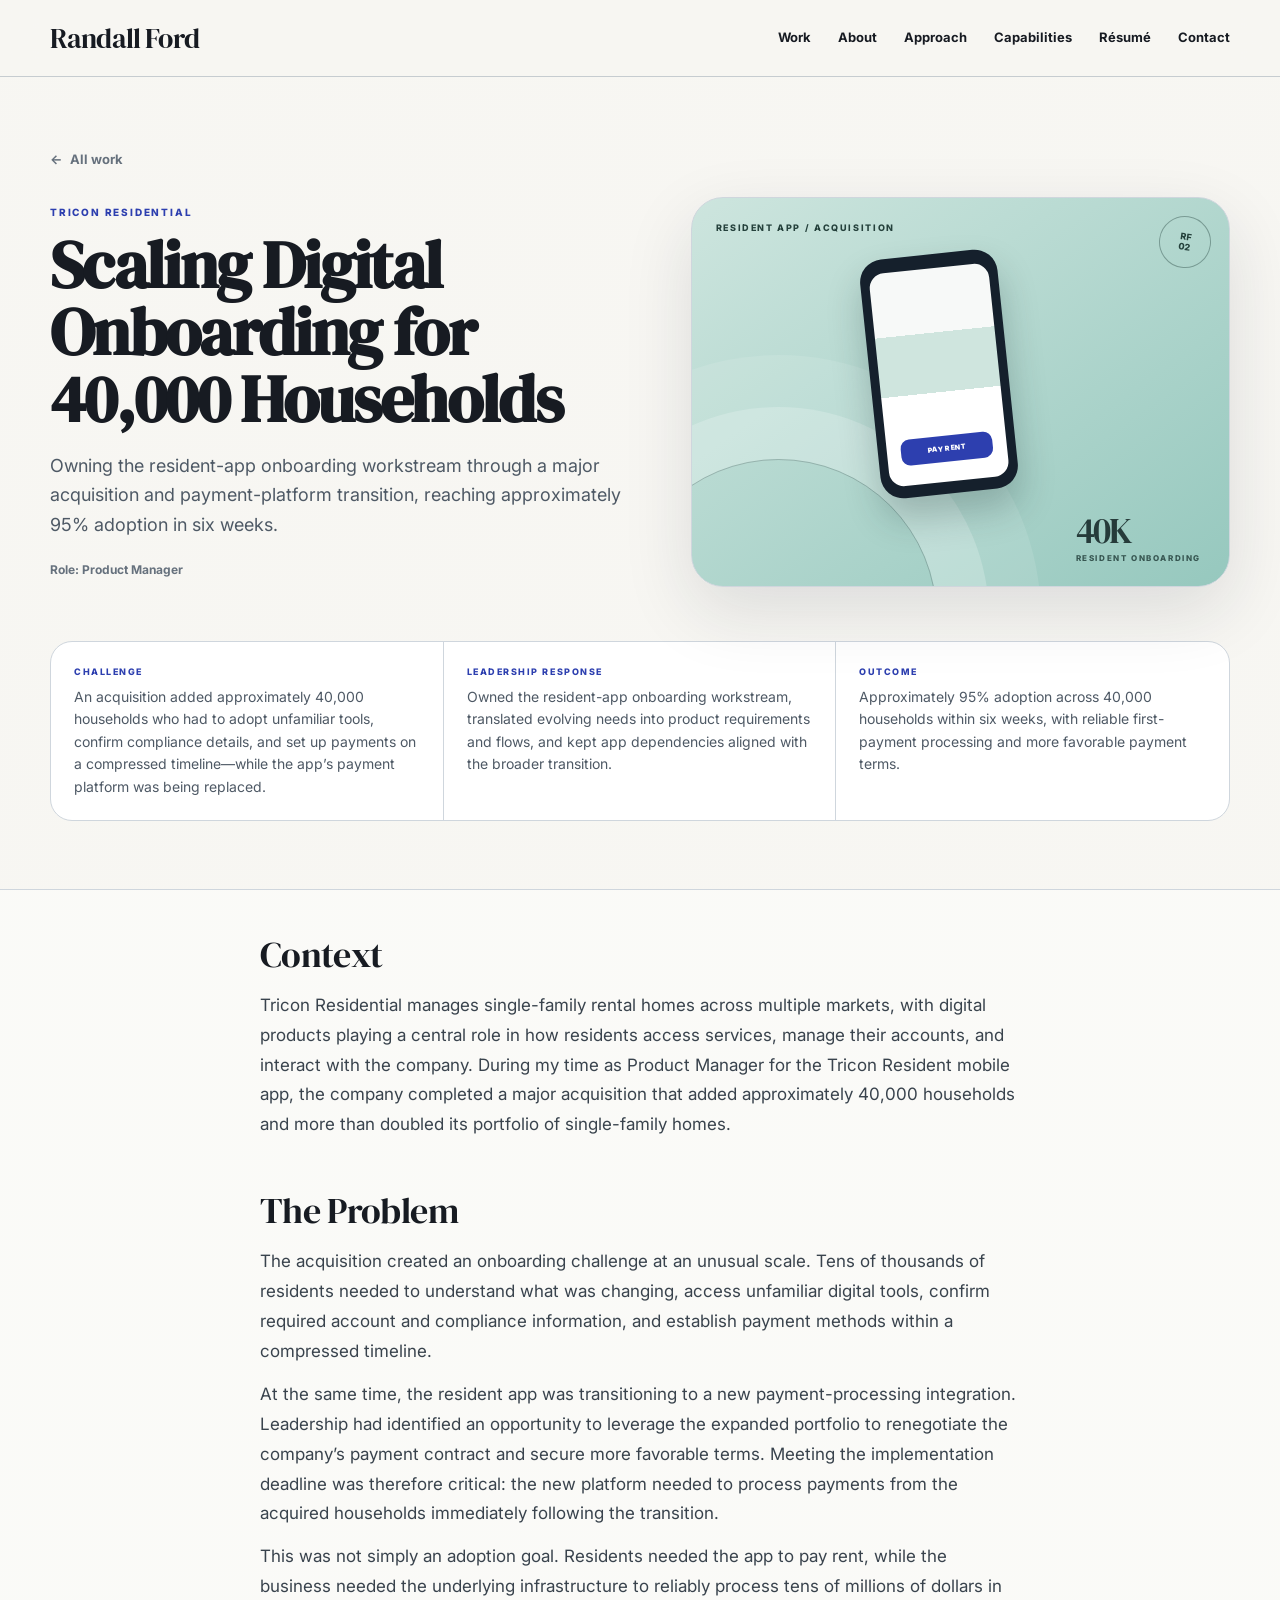
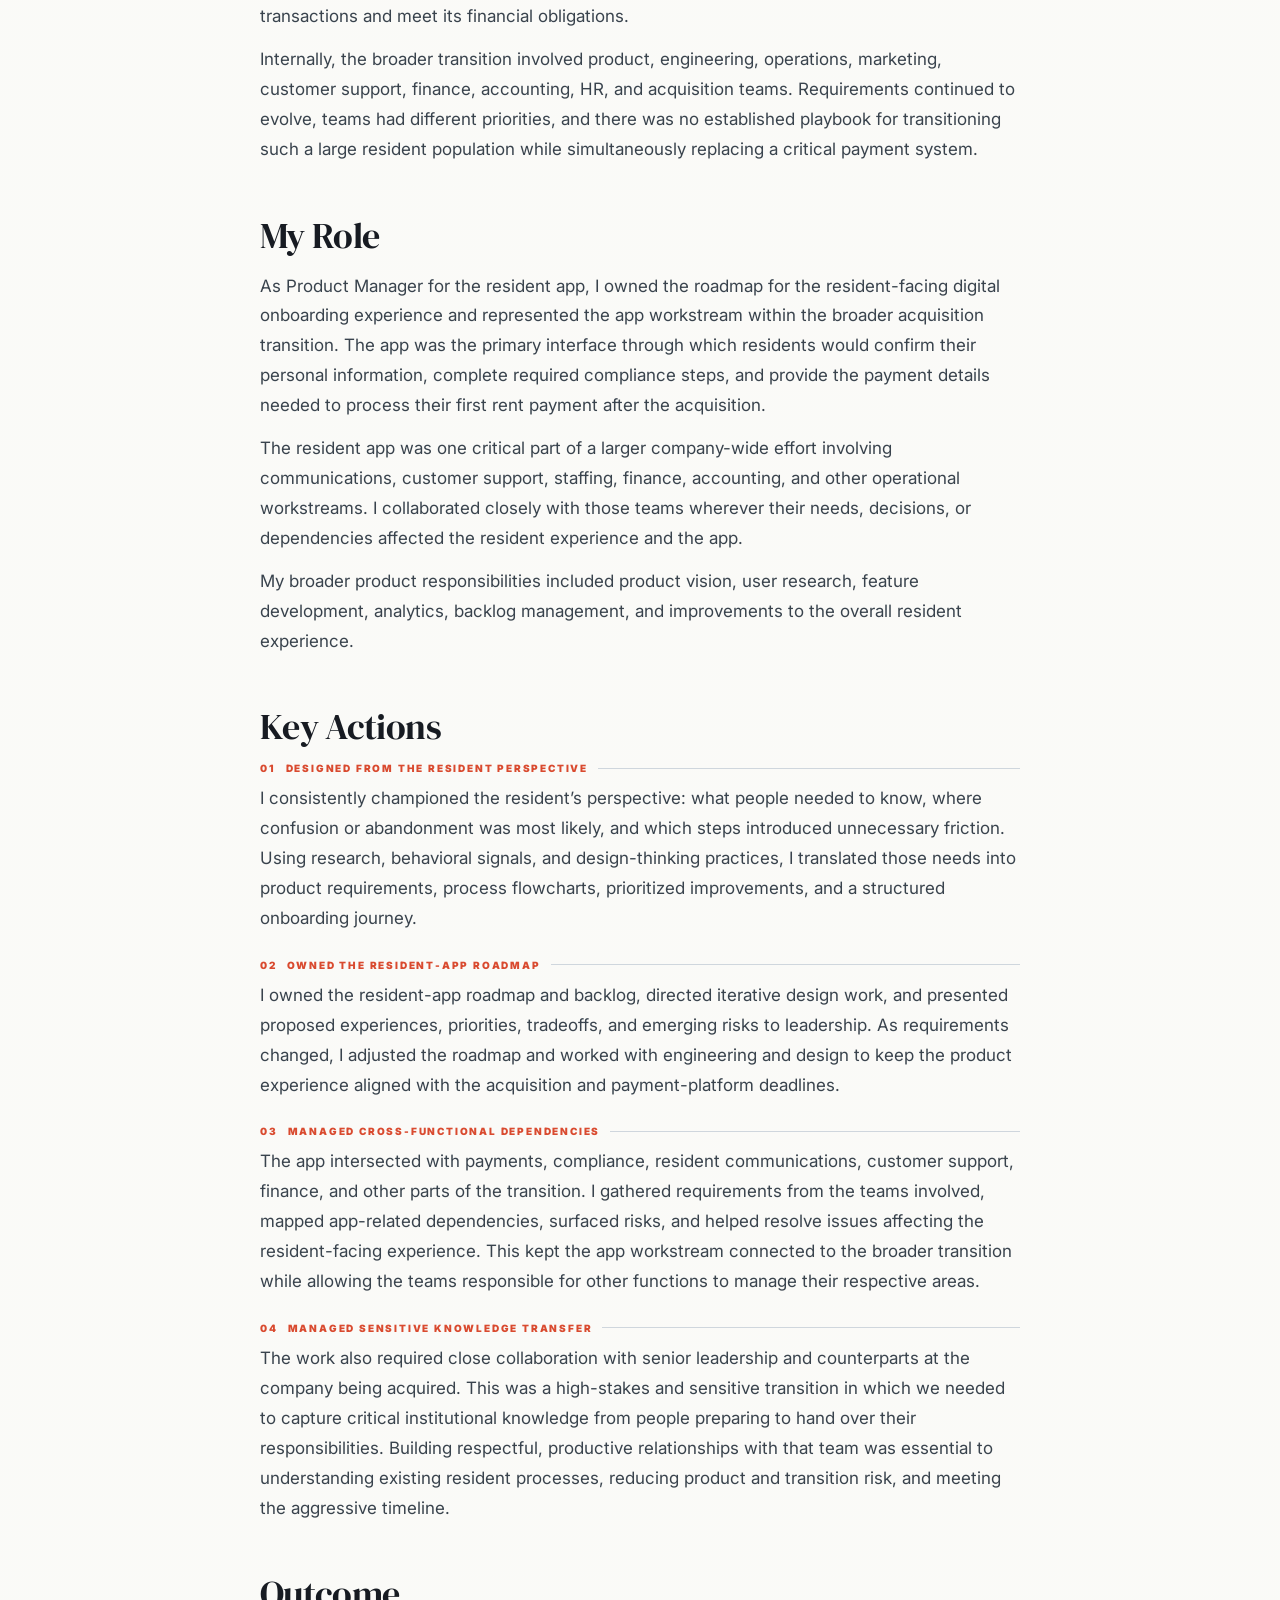
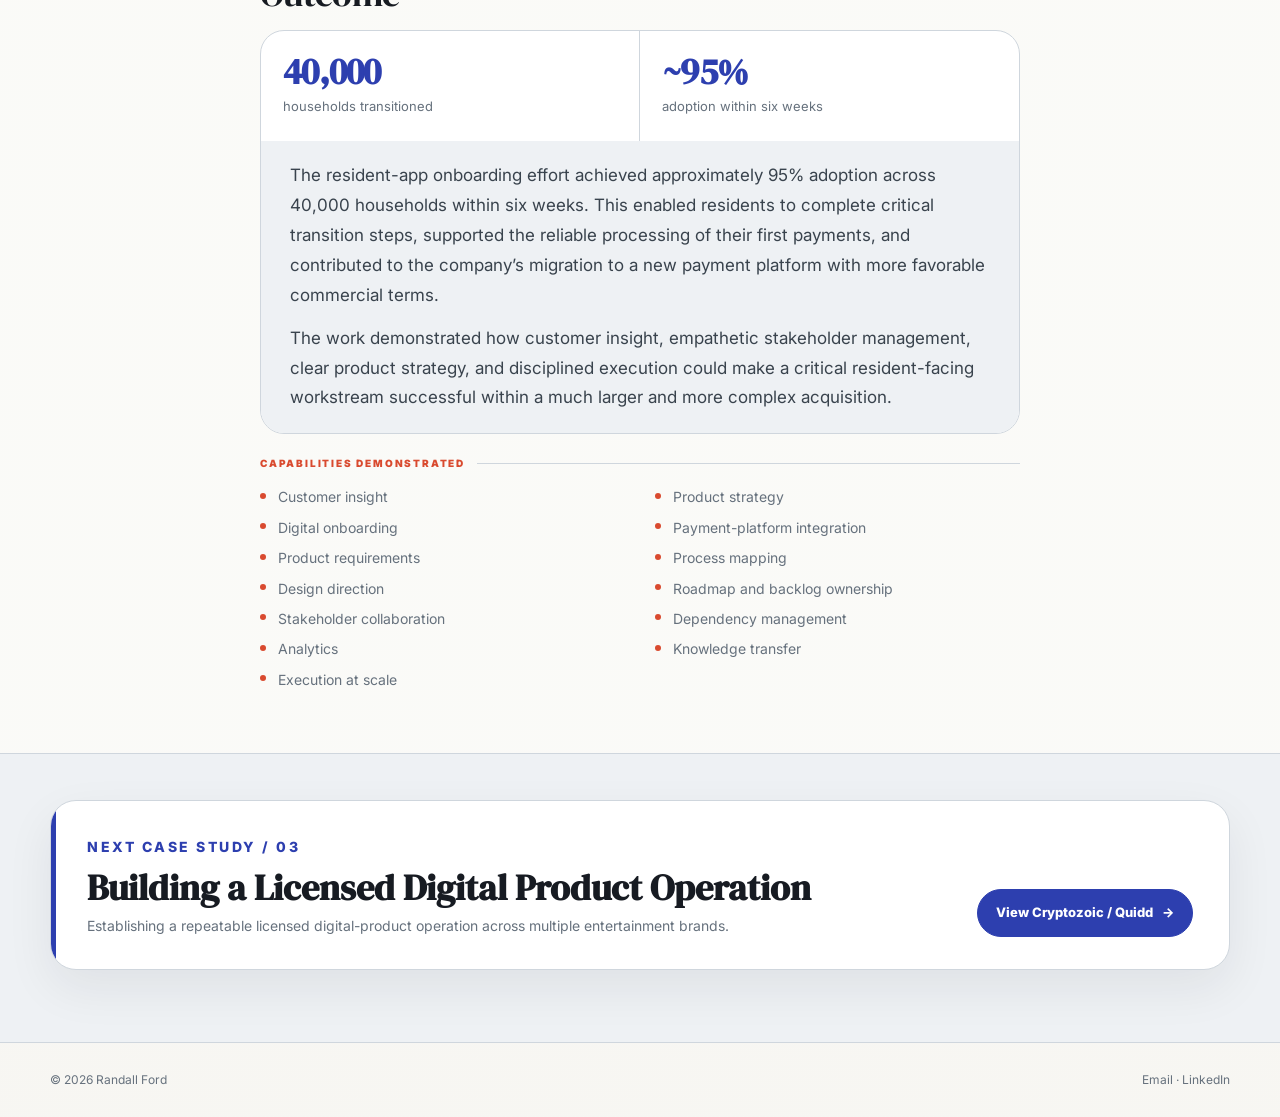
<file: tricon-residential.html>
<!DOCTYPE html>

<html lang="en">
<head>
<!-- Google tag (gtag.js) -->
<script async src="https://www.googletagmanager.com/gtag/js?id=G-EZGHJB5N5E"></script>
<script>
  window.dataLayer = window.dataLayer || [];
  function gtag(){dataLayer.push(arguments);}
  gtag('js', new Date());

  gtag('config', 'G-EZGHJB5N5E');
</script>

<meta charset="utf-8"/>
<meta content="width=device-width, initial-scale=1.0" name="viewport"/>
<meta name="color-scheme" content="light dark"/>
<meta name="theme-color" content="#F7F6F2" media="(prefers-color-scheme: light)"/>
<meta name="theme-color" content="#0E1116" media="(prefers-color-scheme: dark)"/>
<title>Scaling Digital Onboarding for 40,000 Households — Randall Ford</title>
<meta content="How Randall Ford owned the resident-app onboarding workstream through a major acquisition and payment-platform transition at Tricon Residential, reaching approximately 95% adoption in six weeks." name="description"/>
<link href="https://rchhf-7.github.io/tricon-residential.html" rel="canonical"/>
<meta content="article" property="og:type"/>
<meta content="https://rchhf-7.github.io/tricon-residential.html" property="og:url"/>
<meta content="Scaling Digital Onboarding for 40,000 Households — Randall Ford" property="og:title"/>
<meta content="How Randall Ford owned the resident-app onboarding workstream through a major acquisition and payment-platform transition at Tricon Residential, reaching approximately 95% adoption in six weeks." property="og:description"/>
<meta content="summary_large_image" name="twitter:card"/>
<link href="data:image/svg+xml,%3Csvg xmlns='http://www.w3.org/2000/svg' viewBox='0 0 32 32'%3E%3Crect width='32' height='32' rx='7' fill='%231E2B78'/%3E%3Ccircle cx='24' cy='9' r='3' fill='%23D94A2F'/%3E%3Ctext x='6' y='24' font-family='Georgia,serif' font-size='20' font-weight='700' fill='%23FFFFFF'%3ER%3C/text%3E%3C/svg%3E" rel="icon"/>
<link href="apple-touch-icon.png" rel="apple-touch-icon"/>
<link href="https://fonts.googleapis.com" rel="preconnect"/>
<link crossorigin="" href="https://fonts.gstatic.com" rel="preconnect"/>
<link href="https://fonts.googleapis.com/css2?family=DM+Serif+Display:ital@0;1&amp;family=Inter:wght@400;500;600;700;800&amp;display=swap" rel="stylesheet"/>
<style>
    :root{
      --paper:#F7F6F2;
      --paper-2:#EEF1F4;
      --ink:#171B22;
      --ink-2:#2A313B;
      --muted:#66717D;
      --line:#CFD6DD;
      --ultra:#2D3FAF;
      --ultra-dark:#1E2B78;
      --vermilion:#D94A2F;
      --sand:#EBD5AF;
      --white:#FFFFFF;
      --max:1180px;
      --reading:760px;
      --shadow:0 24px 70px rgba(27,34,48,.12);
    }

    *{box-sizing:border-box}
    html{scroll-behavior:smooth}
    body{
      margin:0;
      color:var(--ink);
      background:
        linear-gradient(rgba(247,246,242,.97),rgba(247,246,242,.97)),
        repeating-linear-gradient(0deg,rgba(23,27,34,.03) 0 1px,transparent 1px 5px);
      font-family:Inter,ui-sans-serif,system-ui,-apple-system,BlinkMacSystemFont,"Segoe UI",sans-serif;
      font-size:16px;
      line-height:1.68;
    }
    a{color:inherit;text-decoration:none}
    button{font:inherit}
    .wrap{width:min(var(--max),calc(100% - 28px));margin-inline:auto}
    .skip{position:absolute;left:-999px;top:auto}
    .skip:focus{left:12px;top:12px;background:white;border:1px solid var(--ink);padding:10px 14px;z-index:1000}

    .nav{
      position:sticky;
      top:0;
      z-index:50;
      background:rgba(247,246,242,.92);
      backdrop-filter:blur(16px);
      border-bottom:1px solid rgba(159,170,181,.55);
    }
    .nav__inner{min-height:70px;display:flex;align-items:center;justify-content:space-between;gap:20px}
    .brand{
      font-family:"DM Serif Display",Georgia,serif;
      font-size:28px;
      line-height:1;
      letter-spacing:-.03em;
      white-space:nowrap;
    }
    .nav__links{
      display:none;
      position:absolute;
      top:70px;
      left:0;
      right:0;
      margin:0;
      padding:12px 20px 22px;
      list-style:none;
      background:rgba(247,246,242,.98);
      border-bottom:1px solid var(--line);
    }
    .nav__links.is-open{display:grid}
    .nav__links a{display:block;padding:11px 0;font-size:14px;font-weight:700}
    .nav__toggle{border:0;background:transparent;font-size:24px;line-height:1;cursor:pointer;padding:8px}

    .back-link{
      display:inline-flex;
      align-items:center;
      gap:8px;
      margin-bottom:26px;
      color:var(--muted);
      font-size:13px;
      font-weight:700;
    }
    .back-link:hover{color:var(--ink)}
    .eyebrow{
      margin:0;
      color:var(--ultra);
      font-size:10px;
      font-weight:800;
      letter-spacing:.18em;
      text-transform:uppercase;
    }

    .case-hero{padding:40px 0 34px}
    .case-hero__grid{display:grid;gap:30px}
    .case-hero h1{
      max-width:760px;
      margin:11px 0 17px;
      font-family:"DM Serif Display",Georgia,serif;
      font-size:clamp(40px,10vw,64px);
      line-height:1.02;
      letter-spacing:-.025em;
      text-wrap:balance;
    }
    .case-hero__dek{
      max-width:680px;
      margin:0;
      color:#4E5965;
      font-size:17px;
      line-height:1.65;
    }
    .case-hero__role{
      margin:20px 0 0;
      color:var(--muted);
      font-size:12px;
      font-weight:700;
    }

    /* Ported from the approved homepage card treatment. */
    .marvel-visual{
      position:relative;
      min-height:315px;
      overflow:hidden;
      border:1px solid var(--line);
      border-radius:28px;
      background:linear-gradient(140deg,#161B29,#273460 60%,#40203B);
      box-shadow:var(--shadow);
    }
    .marvel-visual:before{
      content:"";
      position:absolute;
      width:190px;
      height:190px;
      border-radius:50%;
      right:8%;
      top:14%;
      background:var(--vermilion);
      box-shadow:-92px 72px 0 -28px var(--sand);
    }
    .marvel-visual:after{
      content:"MARVEL\A COLLECT";
      white-space:pre;
      position:absolute;
      left:24px;
      bottom:20px;
      z-index:5;
      color:white;
      font-family:"Arial Black",Impact,Arial,sans-serif;
      font-size:37px;
      line-height:.82;
      letter-spacing:-.08em;
      text-shadow:0 3px 12px rgba(0,0,0,.34);
    }
    .visual-label{
      position:absolute;
      left:24px;
      top:22px;
      z-index:4;
      color:white;
      font-size:9px;
      font-weight:800;
      letter-spacing:.18em;
      text-transform:uppercase;
    }
    .visual-stamp{
      position:absolute;
      right:18px;
      top:18px;
      z-index:4;
      width:52px;
      height:52px;
      border:1px solid rgba(255,255,255,.5);
      border-radius:50%;
      color:white;
      display:grid;
      place-items:center;
      text-align:center;
      font-size:9px;
      font-weight:800;
      line-height:1.15;
      transform:rotate(8deg);
    }
    .marvel-card{
      position:absolute;
      right:27%;
      bottom:-14px;
      width:125px;
      height:170px;
      padding:8px;
      border:8px solid white;
      background:#F8F4EC;
      transform:rotate(8deg);
      box-shadow:0 22px 35px rgba(0,0,0,.28);
    }
    .marvel-card:before{
      content:"";
      position:absolute;
      inset:12px;
      border-radius:50% 50% 38% 62%/55% 40% 60% 45%;
      background:linear-gradient(145deg,var(--vermilion),var(--ultra));
    }
    .marvel-card:after{
      content:"LIMITED";
      position:absolute;
      left:11px;
      right:11px;
      bottom:11px;
      padding-top:5px;
      border-top:1px solid #B9B0A5;
      color:#6D655E;
      font-size:7px;
      font-weight:800;
      letter-spacing:.16em;
    }

    .summary{padding:0 0 46px}
    .summary__grid{
      border:1px solid var(--line);
      border-radius:22px;
      background:white;
      overflow:hidden;
    }
    .summary__item{padding:20px;border-bottom:1px solid var(--line)}
    .summary__item:last-child{border-bottom:0}
    .summary__label{
      display:block;
      margin-bottom:7px;
      color:var(--ultra);
      font-size:9px;
      font-weight:800;
      letter-spacing:.17em;
      text-transform:uppercase;
    }
    .summary__item p{margin:0;color:#4E5965;font-size:14px;line-height:1.6}

    .story{padding:54px 0 70px;border-top:1px solid var(--line);background:rgba(255,255,255,.36)}
    .article{width:min(var(--reading),100%);margin-inline:auto}
    .article section{margin:0 0 44px}
    .article section:last-child{margin-bottom:0}
    .article h2{
      margin:0 0 15px;
      font-family:"DM Serif Display",Georgia,serif;
      font-size:clamp(31px,7vw,40px);
      line-height:1.06;
      letter-spacing:-.018em;
    }
    .article p{
      margin:0 0 17px;
      color:#39434D;
      font-size:17px;
      line-height:1.78;
    }
    .article p:last-child{margin-bottom:0}

    .actions{border-top:1px solid var(--line)}
    .action{padding:24px 0 26px;border-bottom:1px solid var(--line)}
    .action h3{
      margin:0 0 10px;
      font-family:"DM Serif Display",Georgia,serif;
      font-size:24px;
      line-height:1.12;
      letter-spacing:-.012em;
    }
    .action p{margin:0}

    .results{
      margin-top:20px;
      overflow:hidden;
      border:1px solid var(--line);
      border-radius:24px;
      background:white;
    }
    .results__stats{display:grid}
    .result-stat{padding:23px 22px;border-bottom:1px solid var(--line)}
    .result-stat:last-child{border-bottom:0}
    .result-stat strong{
      display:block;
      color:var(--ultra);
      font-family:"DM Serif Display",Georgia,serif;
      font-size:39px;
      line-height:1;
      letter-spacing:-.02em;
    }
    .result-stat span{display:block;margin-top:6px;color:var(--muted);font-size:13px}
    .results__copy{padding:23px 22px;background:var(--paper-2)}
    .results__copy p{margin:0}

    .capabilities{
      margin-top:28px;
      padding-top:20px;
      border-top:1px solid var(--line);
      color:var(--muted);
      font-size:13px;
      line-height:1.65;
    }
    .capabilities strong{color:var(--ink)}

    .next-case{padding:58px 0 72px}
    .next-case__card{
      display:grid;
      gap:22px;
      padding:28px 23px;
      border-radius:27px;
      background:var(--ink);
      color:white;
    }
    .next-case__card h2{
      margin:8px 0 6px;
      font-family:"DM Serif Display",Georgia,serif;
      font-size:32px;
      line-height:1.05;
    }
    .next-case__card p{margin:0;color:#BFC7D1;font-size:14px}
    .btn{
      display:inline-flex;
      align-items:center;
      justify-content:center;
      gap:9px;
      width:100%;
      min-height:48px;
      padding:12px 18px;
      border:1px solid white;
      border-radius:999px;
      background:white;
      color:var(--ink);
      font-size:13px;
      font-weight:800;
      transition:transform .2s ease;
    }
    .btn:hover{transform:translateY(-2px)}

    .footer{padding:27px 0;border-top:1px solid var(--line);color:var(--muted);font-size:12px}
    .footer__inner{display:grid;gap:9px}

    @media (max-width:699px){
      .marvel-visual:after{
        left:17px;
        bottom:15px;
        font-size:27px;
        line-height:.84;
        letter-spacing:-.07em;
      }
      .marvel-card{right:12%;width:104px;height:145px}
    }

    @media (min-width:700px){
      .wrap{width:min(var(--max),calc(100% - 56px))}
      .nav__inner{height:76px}
      .nav__toggle{display:none}
      .nav__links{
        display:flex;
        position:static;
        align-items:center;
        gap:27px;
        padding:0;
        background:none;
        border:0;
      }
      .nav__links a{padding:0;font-size:13px;position:relative}
      .nav__links a:after{content:"";position:absolute;left:0;right:100%;bottom:-6px;height:1px;background:var(--ultra);transition:.2s}
      .nav__links a:hover:after{right:0}
      .case-hero{padding:58px 0 46px}
      .case-hero__grid{grid-template-columns:1.03fr .97fr;align-items:center;gap:52px}
      .case-hero h1{font-size:clamp(50px,5.5vw,66px)}
      .marvel-visual{min-height:390px;border-radius:32px}
      .marvel-visual:before{width:235px;height:235px;right:7%;top:13%;box-shadow:-118px 88px 0 -34px var(--sand)}
      .marvel-visual:after{left:28px;bottom:24px;font-size:42px}
      .marvel-card{right:24%;bottom:-16px;width:142px;height:194px}
      .summary{padding-bottom:58px}
      .summary__grid{display:grid;grid-template-columns:repeat(3,1fr)}
      .summary__item{padding:22px 23px;border-bottom:0;border-right:1px solid var(--line)}
      .summary__item:last-child{border-right:0}
      .story{padding:70px 0 86px}
      .article section{margin-bottom:52px}
      .action{padding:27px 0 29px}
      .action h3{font-size:26px}
      .results__stats{grid-template-columns:1fr 1fr}
      .result-stat{border-bottom:0;border-right:1px solid var(--line)}
      .result-stat:last-child{border-right:0}
      .results__copy{padding:28px 29px}
      .next-case__card{grid-template-columns:1fr auto;align-items:center;padding:36px 39px}
      .btn{width:auto;min-width:205px}
      .footer__inner{display:flex;justify-content:space-between;gap:20px}
    }

    @media (min-width:700px) and (max-width:899px){
      .nav__toggle{display:block}
      .nav__links{
        display:none;
        position:absolute;
        top:76px;
        left:0;
        right:0;
        padding:12px 28px 22px;
        background:rgba(247,246,242,.98);
        border-bottom:1px solid var(--line);
      }
      .nav__links.is-open{display:grid}
      .nav__links a{display:block;padding:11px 0;font-size:14px}
      .nav__links a:after{display:none}
      .case-hero__grid{grid-template-columns:1fr}
      .marvel-visual{min-height:355px}
    }

    @media (min-width:1050px){
      .case-hero{padding:68px 0 54px}
      .case-hero__grid{gap:68px}
      .case-hero__dek{font-size:18px}
      .summary{padding-bottom:68px}
    }

    @media (prefers-reduced-motion:reduce){
      html{scroll-behavior:auto}
      *,*:before,*:after{transition:none!important}
    }
  

/* V3: editorial section hierarchy and next-case alignment */
.story{padding:52px 0 70px}
.article{width:min(760px,100%)}
.story-section{margin:0 0 54px}
.story-section:last-child{margin-bottom:0}
.section-divider{
  display:grid;
  grid-template-columns:auto auto minmax(24px,1fr);
  align-items:center;
  gap:10px;
  margin:0 0 22px;
  color:var(--muted);
  font-size:10px;
  font-weight:850;
  letter-spacing:.18em;
  line-height:1;
  text-transform:uppercase;
}
.section-divider__num{color:var(--vermilion)}
.section-divider__name{white-space:nowrap}
.section-divider__line{height:1px;background:var(--line)}
.article p{font-size:17px;line-height:1.76}

.actions{border-top:0}
.action{
  padding:0 0 30px;
  margin:0 0 30px;
  border-bottom:1px solid var(--line);
}
.action:last-child{margin-bottom:0}
.action__head{
  display:grid;
  grid-template-columns:38px minmax(0,1fr);
  align-items:baseline;
  gap:12px;
  margin:0 0 12px;
}
.action__num{
  color:var(--vermilion);
  font-size:11px;
  font-weight:900;
  letter-spacing:.15em;
}
.action h3{
  margin:0;
  color:var(--vermilion);
  font-family:Inter,ui-sans-serif,system-ui,-apple-system,BlinkMacSystemFont,"Segoe UI",sans-serif;
  font-size:19px;
  font-weight:800;
  line-height:1.3;
  letter-spacing:-.01em;
}
.action p{padding-left:50px}

.results{margin-top:4px}
.result-stat strong{font-size:36px}

.next-case{
  padding:52px 0 72px;
  border-top:1px solid var(--line);
  background:var(--paper-2);
}
.next-case__card{
  position:relative;
  display:grid;
  gap:24px;
  padding:28px 24px 25px;
  overflow:hidden;
  border:1px solid var(--line);
  border-radius:26px;
  background:var(--white);
  color:var(--ink);
  box-shadow:0 18px 48px rgba(27,34,48,.07);
}
.next-case__card:before{
  content:"";
  position:absolute;
  inset:0 auto 0 0;
  width:5px;
  background:var(--ultra);
}
.next-case__card .eyebrow{color:var(--ultra)}
.next-case__card h2{
  margin:10px 0 7px;
  color:var(--ink);
  font-size:clamp(27px,6vw,36px);
  line-height:1.06;
}
.next-case__card p{color:var(--muted);max-width:650px}
.next-case__card .btn{
  width:100%;
  border-color:var(--ultra);
  background:var(--ultra);
  color:white;
}
.next-case__card .btn:hover{background:var(--ultra-dark)}

@media(max-width:520px){
  .section-divider{grid-template-columns:auto auto 1fr;gap:8px;font-size:9px}
  .action__head{grid-template-columns:32px minmax(0,1fr);gap:9px}
  .action h3{font-size:18px}
  .action p{padding-left:41px}
}

@media(min-width:700px){
  .story{padding:68px 0 88px}
  .story-section{margin-bottom:68px}
  .section-divider{margin-bottom:25px}
  .action{padding-bottom:34px;margin-bottom:34px}
  .next-case__card{
    grid-template-columns:minmax(0,1fr) auto;
    align-items:end;
    padding:34px 36px 32px;
  }
  .next-case__card .btn{width:auto;min-width:210px}
}

/* V4 hierarchy swap:
   - Main section titles become larger grey headings.
   - Action headings become compact orange number/title/rule rows.
*/
.section-divider{
  display:block;
  margin:0 0 24px;
  color:var(--muted);
  font-size:19px;
  font-weight:800;
  letter-spacing:-.01em;
  line-height:1.3;
  text-transform:none;
}
.section-divider__num,
.section-divider__line{
  display:none;
}
.section-divider__name{
  white-space:normal;
}

.action{
  padding:0 0 30px;
  margin:0 0 30px;
  border-bottom:1px solid var(--line);
}
.action__head{
  display:grid;
  grid-template-columns:auto auto minmax(24px,1fr);
  align-items:center;
  gap:10px;
  margin:0 0 16px;
}
.action__head::after{
  content:"";
  height:1px;
  background:var(--line);
}
.action__num{
  color:var(--vermilion);
  font-size:10px;
  font-weight:900;
  letter-spacing:.18em;
  line-height:1;
}
.action h3{
  margin:0;
  color:var(--vermilion);
  font-family:Inter,ui-sans-serif,system-ui,-apple-system,BlinkMacSystemFont,"Segoe UI",sans-serif;
  font-size:10px;
  font-weight:900;
  line-height:1;
  letter-spacing:.18em;
  text-transform:uppercase;
  white-space:nowrap;
}
.action p{
  padding-left:0;
}

@media(max-width:520px){
  .section-divider{
    margin-bottom:20px;
    font-size:18px;
  }
  .action__head{
    grid-template-columns:auto minmax(0,auto) minmax(18px,1fr);
    gap:8px;
  }
  .action__num,
  .action h3{
    font-size:9px;
  }
  .action h3{
    white-space:normal;
    line-height:1.25;
  }
  .action p{
    padding-left:0;
  }
}

@media(min-width:700px){
  .section-divider{
    font-size:19px;
    margin-bottom:26px;
  }
}


/* V5 section-title and response-spacing refinements */
.section-divider{
  display:block;
  margin:0 0 24px;
  color:var(--ultra);
  font-family:"DM Serif Display",Georgia,serif;
  font-size:clamp(25px,4.2vw,30px);
  font-weight:400;
  line-height:1.08;
  letter-spacing:-.018em;
  text-transform:none;
}
.section-divider__num,
.section-divider__line{
  display:none;
}
.section-divider__name{
  white-space:normal;
}

.action{
  padding:0;
  margin:0 0 34px;
  border-bottom:0;
}
.action:last-child{
  margin-bottom:0;
}
.action__head{
  margin-bottom:14px;
}
.action p{
  padding-left:0;
}

@media(max-width:520px){
  .section-divider{
    margin-bottom:20px;
    font-size:25px;
  }
  .action{
    margin-bottom:29px;
  }
}


/* V6 final title and capabilities refinements */
.section-divider{
  color:var(--ink);
  font-size:36px;
}

/* Structured capabilities treatment */
.capabilities{
  margin-top:30px;
  padding-top:0;
  border-top:0;
  color:var(--muted);
  font-size:14px;
  line-height:1.6;
}
.capabilities__head{
  display:grid;
  grid-template-columns:auto minmax(24px,1fr);
  align-items:center;
  gap:12px;
  margin-bottom:18px;
  color:var(--vermilion);
  font-size:10px;
  font-weight:900;
  letter-spacing:.18em;
  line-height:1;
  text-transform:uppercase;
}
.capabilities__head > span:last-child{
  height:1px;
  background:var(--line);
}
.capabilities__list{
  display:grid;
  grid-template-columns:1fr;
  gap:8px;
  margin:0;
  padding:0;
  list-style:none;
}
.capabilities__list li{
  position:relative;
  padding-left:18px;
  color:var(--muted);
}
.capabilities__list li::before{
  content:"";
  position:absolute;
  left:0;
  top:.68em;
  width:6px;
  height:6px;
  border-radius:50%;
  background:var(--vermilion);
  transform:translateY(-50%);
}

@media(min-width:640px){
  .capabilities__list{
    grid-template-columns:repeat(2,minmax(0,1fr));
    column-gap:30px;
  }
}

@media(max-width:520px){
  .section-divider{
    font-size:36px;
  }
  .capabilities__head{
    gap:9px;
    font-size:9px;
  }
}


/* V7 tighter narrative rhythm */
.story{
  padding-top:46px;
  padding-bottom:62px;
}
.story-section{
  margin-bottom:42px;
}
.section-divider{
  margin-bottom:16px;
}
.article p{
  margin-bottom:13px;
}
.action{
  margin-bottom:26px;
}
.action__head{
  margin-bottom:11px;
}
.results{
  margin-top:0;
}
.results__copy{
  padding-top:20px;
  padding-bottom:20px;
}
.capabilities{
  margin-top:24px;
}
.next-case{
  padding-top:46px;
}

@media(max-width:520px){
  .story{
    padding-top:40px;
    padding-bottom:54px;
  }
  .story-section{
    margin-bottom:36px;
  }
  .section-divider{
    margin-bottom:14px;
  }
  .article p{
    margin-bottom:12px;
  }
  .action{
    margin-bottom:23px;
  }
}


/* Project-specific artwork for the companion case studies */
.project-visual{position:relative;min-height:315px;overflow:hidden;border:1px solid var(--line);border-radius:28px;box-shadow:var(--shadow)}
.project-wordmark{position:absolute;left:22px;bottom:18px;z-index:7;font-family:"Arial Black",Impact,Arial,sans-serif;font-size:30px;line-height:.86;letter-spacing:-.065em;text-transform:uppercase}
.project-wordmark small{display:block;margin-top:7px;font:800 8px/1 Inter,system-ui,sans-serif;letter-spacing:.2em}
.tricon-visual{background:linear-gradient(145deg,#CDE5DE,#96C8BE)}
.tricon-visual:before{content:"";position:absolute;width:315px;height:315px;border-radius:50%;left:-72px;bottom:-190px;border:1px solid rgba(23,27,34,.2);box-shadow:0 0 0 52px rgba(255,255,255,.2),0 0 0 104px rgba(255,255,255,.1)}
.tricon-visual .visual-label,.tricon-visual .visual-stamp{color:#25413C;border-color:rgba(37,65,60,.4)}
.tricon-phone{position:absolute;width:116px;height:202px;left:46%;top:40px;background:#15202C;border-radius:23px;padding:9px;transform:translateX(-50%) rotate(-6deg);box-shadow:0 20px 35px rgba(24,47,46,.25)}
.tricon-phone:before{content:"";position:absolute;inset:14px 9px 12px;border-radius:15px;background:linear-gradient(#F7F9F8 0 30%,#CFE5DE 30% 58%,#FFFFFF 58%)}
.tricon-phone:after{content:"PAY RENT";position:absolute;left:23px;right:23px;bottom:32px;padding:7px 3px;border-radius:9px;background:#2D3FAF;color:white;text-align:center;font-size:7px;font-weight:900;letter-spacing:.09em}
.tricon-wordmark{right:20px;left:auto;bottom:13px;color:#263B3A;font-family:"DM Serif Display",Georgia,serif;font-size:68px;letter-spacing:-.05em}
.tricon-wordmark small{text-align:right;color:#375651;font-size:8px}
.quidd-visual{background:linear-gradient(145deg,#EBD5AF,#D8B268)}
.quidd-visual:before{content:"";position:absolute;inset:0;background:repeating-linear-gradient(90deg,transparent 0 63px,rgba(23,27,34,.045) 64px)}
.quidd-card{position:absolute;width:112px;height:158px;top:55px;left:48%;border:7px solid white;border-radius:15px;box-shadow:0 20px 32px rgba(50,37,19,.2)}
.quidd-card--one{background:#2D3FAF;transform:translateX(-90%) rotate(-11deg)}
.quidd-card--two{background:#D94A2F;transform:translateX(-12%) rotate(5deg)}
.quidd-card--three{background:#D9CCEA;transform:translateX(58%) rotate(13deg)}
.quidd-card:before{content:"";position:absolute;inset:16px;border:1px solid rgba(255,255,255,.55);border-radius:50% 40% 54% 46%}
.quidd-wordmark{color:#2B241C;background:rgba(255,255,255,.72);padding:9px 11px 8px;border-radius:10px;font-size:31px;box-shadow:0 9px 22px rgba(76,54,24,.12)}
.cryptkins-visual{background:linear-gradient(145deg,#DCE8E2,#BFD3C9)}
.cryptkins-visual:before{content:"";position:absolute;inset:0;background:linear-gradient(120deg,rgba(255,255,255,.4),transparent 45%)}
.leaf{position:absolute;width:92px;height:210px;border:3px solid rgba(39,72,61,.48);border-radius:90% 8% 90% 8%;transform-origin:bottom center}
.leaf:before{content:"";position:absolute;left:50%;top:12px;bottom:12px;width:2px;background:rgba(39,72,61,.35)}
.leaf--1{right:12%;bottom:-52px;transform:rotate(21deg)}
.leaf--2{right:31%;bottom:-72px;transform:rotate(-2deg) scale(.86)}
.leaf--3{right:50%;bottom:-88px;transform:rotate(-24deg) scale(.72)}
.leaf--4{right:-4%;bottom:-92px;transform:rotate(43deg) scale(.7)}
.cryptkins-wordmark{color:#263D38;font-family:"DM Serif Display",Georgia,serif;font-size:40px;font-style:italic;letter-spacing:-.045em;text-transform:none;text-shadow:0 1px 0 rgba(255,255,255,.5)}
.cryptkins-wordmark small{color:#45665B;font-style:normal}
@media(max-width:699px){.project-wordmark{left:17px;bottom:15px;font-size:27px}.tricon-wordmark{left:auto;right:17px;font-size:58px}.tricon-phone{left:41%;width:103px;height:180px}.quidd-card{width:95px;height:139px;top:62px}.cryptkins-wordmark{font-size:36px}}
@media(min-width:700px){.project-visual{min-height:390px;border-radius:32px}.tricon-phone{width:138px;height:240px;top:56px}.tricon-wordmark{font-size:79px}.quidd-card{width:138px;height:194px;top:70px}.project-wordmark{left:28px;bottom:24px;font-size:36px}.tricon-wordmark{left:auto;right:28px}.cryptkins-wordmark{font-size:48px}.leaf{width:112px;height:265px}}


/* ============================================================
   Automatic dark mode — follows the visitor's OS/browser setting
   ============================================================ */
:root{color-scheme:light}
@media (prefers-color-scheme:dark){
  :root{
    color-scheme:dark;
    --paper:#0E1116;
    --paper-2:#151A22;
    --ink:#F3F1EB;
    --ink-2:#D8DEE7;
    --muted:#A9B3C0;
    --line:#343C48;
    --ultra:#93A2FF;
    --ultra-dark:#3549B5;
    --white:#171C24;
    --shadow:0 24px 70px rgba(0,0,0,.34);
  }
  body{
    background:
      linear-gradient(rgba(14,17,22,.97),rgba(14,17,22,.97)),
      repeating-linear-gradient(0deg,rgba(255,255,255,.027) 0 1px,transparent 1px 5px);
  }
  .nav{
    background:rgba(14,17,22,.92);
    border-bottom-color:rgba(89,101,117,.6);
  }
  .nav__links{
    background:rgba(14,17,22,.985);
  }
  .skip:focus{
    background:#1B222C;
    color:var(--ink);
    border-color:#596575;
  }
  .nav__toggle{color:var(--ink)}

  .case-hero__dek,
  .summary__item p,
  .article p{
    color:var(--muted);
  }
  .summary__grid,
  .results{
    background:#171C24;
  }
  .story{
    background:rgba(21,26,34,.72);
  }
  .results__copy{
    background:#151A22;
  }
  .next-case{
    background:#151A22;
  }
  .next-case__card{
    background:#171C24;
    color:var(--ink);
    box-shadow:0 18px 48px rgba(0,0,0,.26);
  }
  .next-case__card p{color:var(--muted)}
  .next-case__card .btn{
    background:#6073E8;
    border-color:#6073E8;
    color:white;
  }
  .next-case__card .btn:hover{background:#7183F4}
}

</style>

<meta content="marvel-case-study-v3" name="build-version"/></head>
<body>
<!-- BUILD: COMPANION-CASE-STUDY-TRICON-RESIDENTIAL.HTML -->
<a class="skip" href="#main">Skip to content</a>
<header class="nav">
<div class="wrap nav__inner">
<a class="brand" href="index.html">Randall Ford</a>
<nav aria-label="Primary" class="nav__links" id="primary-nav">
<a href="index.html#work">Work</a>
<a href="about.html">About</a>
<a href="index.html#approach">Approach</a>
<a href="index.html#capabilities">Capabilities</a>
<a href="RF-Resume-2026.pdf" rel="noopener" target="_blank">Résumé</a>
<a href="index.html#contact">Contact</a>
</nav>
<button aria-controls="primary-nav" aria-expanded="false" aria-label="Open menu" class="nav__toggle" type="button">☰</button>
</div>
</header>
<main id="main">
<section class="case-hero"><div class="wrap"><a class="back-link" href="index.html#work"><span aria-hidden="true">←</span> All work</a><div class="case-hero__grid"><div><p class="eyebrow">Tricon Residential</p><h1>Scaling Digital Onboarding for 40,000 Households</h1><p class="case-hero__dek">Owning the resident-app onboarding workstream through a major acquisition and payment-platform transition, reaching approximately 95% adoption in six weeks.</p><p class="case-hero__role"><strong>Role:</strong> Product Manager</p></div><div aria-label="Abstract Tricon resident-app artwork" class="project-visual tricon-visual"><span class="visual-label">Resident app / Acquisition</span><span class="visual-stamp">RF<br/>02</span><div class="tricon-phone" aria-hidden="true"></div><div class="project-wordmark tricon-wordmark">40K<small>resident onboarding</small></div></div></div></div></section>
<section aria-label="Project summary" class="summary"><div class="wrap"><div class="summary__grid"><div class="summary__item"><span class="summary__label">Challenge</span><p>An acquisition added approximately 40,000 households who had to adopt unfamiliar tools, confirm compliance details, and set up payments on a compressed timeline—while the app’s payment platform was being replaced.</p></div><div class="summary__item"><span class="summary__label">Leadership response</span><p>Owned the resident-app onboarding workstream, translated evolving needs into product requirements and flows, and kept app dependencies aligned with the broader transition.</p></div><div class="summary__item"><span class="summary__label">Outcome</span><p>Approximately 95% adoption across 40,000 households within six weeks, with reliable first-payment processing and more favorable payment terms.</p></div></div></div></section>
<section class="story"><div class="wrap"><article class="article">
<section class="story-section"><div class="section-divider"><span class="section-divider__num">01</span><span class="section-divider__name">Context</span><span aria-hidden="true" class="section-divider__line"></span></div>
<p>Tricon Residential manages single-family rental homes across multiple markets, with digital products playing a central role in how residents access services, manage their accounts, and interact with the company. During my time as Product Manager for the Tricon Resident mobile app, the company completed a major acquisition that added approximately 40,000 households and more than doubled its portfolio of single-family homes.</p>
</section>
<section class="story-section"><div class="section-divider"><span class="section-divider__num">02</span><span class="section-divider__name">The Problem</span><span aria-hidden="true" class="section-divider__line"></span></div>
<p>The acquisition created an onboarding challenge at an unusual scale. Tens of thousands of residents needed to understand what was changing, access unfamiliar digital tools, confirm required account and compliance information, and establish payment methods within a compressed timeline.</p>
<p>At the same time, the resident app was transitioning to a new payment-processing integration. Leadership had identified an opportunity to leverage the expanded portfolio to renegotiate the company’s payment contract and secure more favorable terms. Meeting the implementation deadline was therefore critical: the new platform needed to process payments from the acquired households immediately following the transition.</p>
<p>This was not simply an adoption goal. Residents needed the app to pay rent, while the business needed the underlying infrastructure to reliably process tens of millions of dollars in transactions and meet its financial obligations.</p>
<p>Internally, the broader transition involved product, engineering, operations, marketing, customer support, finance, accounting, HR, and acquisition teams. Requirements continued to evolve, teams had different priorities, and there was no established playbook for transitioning such a large resident population while simultaneously replacing a critical payment system.</p>
</section>
<section class="story-section"><div class="section-divider"><span class="section-divider__num">03</span><span class="section-divider__name">My Role</span><span aria-hidden="true" class="section-divider__line"></span></div>
<p>As Product Manager for the resident app, I owned the roadmap for the resident-facing digital onboarding experience and represented the app workstream within the broader acquisition transition. The app was the primary interface through which residents would confirm their personal information, complete required compliance steps, and provide the payment details needed to process their first rent payment after the acquisition.</p>
<p>The resident app was one critical part of a larger company-wide effort involving communications, customer support, staffing, finance, accounting, and other operational workstreams. I collaborated closely with those teams wherever their needs, decisions, or dependencies affected the resident experience and the app.</p>
<p>My broader product responsibilities included product vision, user research, feature development, analytics, backlog management, and improvements to the overall resident experience.</p>
</section>
<section class="story-section"><div class="section-divider"><span class="section-divider__num">04</span><span class="section-divider__name">Key Actions</span><span aria-hidden="true" class="section-divider__line"></span></div><div class="actions"><div class="action"><div class="action__head"><span class="action__num">01</span><h3>Designed from the resident perspective</h3></div><p>I consistently championed the resident’s perspective: what people needed to know, where confusion or abandonment was most likely, and which steps introduced unnecessary friction. Using research, behavioral signals, and design-thinking practices, I translated those needs into product requirements, process flowcharts, prioritized improvements, and a structured onboarding journey.</p></div><div class="action"><div class="action__head"><span class="action__num">02</span><h3>Owned the resident-app roadmap</h3></div><p>I owned the resident-app roadmap and backlog, directed iterative design work, and presented proposed experiences, priorities, tradeoffs, and emerging risks to leadership. As requirements changed, I adjusted the roadmap and worked with engineering and design to keep the product experience aligned with the acquisition and payment-platform deadlines.</p></div><div class="action"><div class="action__head"><span class="action__num">03</span><h3>Managed cross-functional dependencies</h3></div><p>The app intersected with payments, compliance, resident communications, customer support, finance, and other parts of the transition. I gathered requirements from the teams involved, mapped app-related dependencies, surfaced risks, and helped resolve issues affecting the resident-facing experience. This kept the app workstream connected to the broader transition while allowing the teams responsible for other functions to manage their respective areas.</p></div><div class="action"><div class="action__head"><span class="action__num">04</span><h3>Managed sensitive knowledge transfer</h3></div><p>The work also required close collaboration with senior leadership and counterparts at the company being acquired. This was a high-stakes and sensitive transition in which we needed to capture critical institutional knowledge from people preparing to hand over their responsibilities. Building respectful, productive relationships with that team was essential to understanding existing resident processes, reducing product and transition risk, and meeting the aggressive timeline.</p></div></div></section>
<section class="story-section"><div class="section-divider"><span class="section-divider__num">05</span><span class="section-divider__name">Outcome</span><span aria-hidden="true" class="section-divider__line"></span></div><div class="results"><div class="results__stats"><div class="result-stat"><strong>40,000</strong><span>households transitioned</span></div><div class="result-stat"><strong>~95%</strong><span>adoption within six weeks</span></div></div><div class="results__copy"><p>The resident-app onboarding effort achieved approximately 95% adoption across 40,000 households within six weeks. This enabled residents to complete critical transition steps, supported the reliable processing of their first payments, and contributed to the company’s migration to a new payment platform with more favorable commercial terms.</p><p>The work demonstrated how customer insight, empathetic stakeholder management, clear product strategy, and disciplined execution could make a critical resident-facing workstream successful within a much larger and more complex acquisition.</p></div></div><div class="capabilities"><div class="capabilities__head"><span>Capabilities demonstrated</span><span aria-hidden="true"></span></div><ul class="capabilities__list"><li>Customer insight</li><li>Product strategy</li><li>Digital onboarding</li><li>Payment-platform integration</li><li>Product requirements</li><li>Process mapping</li><li>Design direction</li><li>Roadmap and backlog ownership</li><li>Stakeholder collaboration</li><li>Dependency management</li><li>Analytics</li><li>Knowledge transfer</li><li>Execution at scale</li></ul></div></section>
</article></div></section>
<section class="next-case"><div class="wrap"><div class="next-case__card"><div><p class="eyebrow">Next case study / 03</p><h2>Building a Licensed Digital Product Operation</h2><p>Establishing a repeatable licensed digital-product operation across multiple entertainment brands.</p></div><a class="btn" href="cryptozoic-quidd.html">View Cryptozoic / Quidd<span aria-hidden="true">→</span></a></div></div></section>
</main>
<footer class="footer">
<div class="wrap footer__inner">
<span>© <span id="year">2026</span> Randall Ford</span>
<span><a href="mailto:randallchford@gmail.com">Email</a> · <a href="https://www.linkedin.com/in/randallchford/" rel="noopener" target="_blank">LinkedIn</a></span>
</div>
</footer>
<script>
    (() => {
      const toggle = document.querySelector('.nav__toggle');
      const nav = document.querySelector('.nav__links');
      if (toggle && nav) {
        const close = () => { nav.classList.remove('is-open'); toggle.setAttribute('aria-expanded','false'); };
        toggle.addEventListener('click', () => {
          const open = nav.classList.toggle('is-open');
          toggle.setAttribute('aria-expanded', String(open));
        });
        nav.querySelectorAll('a').forEach(link => link.addEventListener('click', close));
      }
      const year = document.getElementById('year');
      if (year) year.textContent = new Date().getFullYear();
    })();
  </script>
</body>
</html>
</file>
<file: assets/method-cards.css>
/*
  Shared methodology cards
  Canonical source of truth for the Listen / Diagnose / Design / Execute cards
  used on index.html and about.html.

  The colors below are solid rendered colors rather than semi-transparent
  overlays. That keeps the shapes visually consistent in both light and dark
  color schemes.
*/
:root{
  --method-card-surface:#FBFBF9;
  --method-card-surface-hover:#FCFCFB;
  --method-card-border:var(--line-dark,#9FAAB5);
  --method-card-copy:#596572;
  --method-card-shadow:0 8px 24px rgba(23,27,34,.025);
  --method-card-shadow-hover:0 18px 42px rgba(27,34,48,.10);
  --method-listen:#ABD1B5;
  --method-diagnose:#A9BDEB;
  --method-design:#ED9E97;
  --method-execute:#EDC78E;
}

.method-card-grid{
  display:grid;
  grid-template-columns:repeat(2,minmax(0,1fr));
  gap:16px;
  min-width:0;
}

.method-card{
  position:relative;
  min-height:176px;
  padding:24px 24px 22px;
  border:1px solid var(--method-card-border);
  border-radius:24px;
  background:var(--method-card-surface);
  color:var(--ink,#171B22);
  overflow:hidden;
  box-shadow:var(--method-card-shadow);
  transform:translateY(0);
  transition:transform .24s ease,box-shadow .24s ease,background-color .24s ease;
  will-change:transform;
}

.method-card__label{
  position:relative;
  z-index:2;
  margin:0 0 16px;
  color:var(--muted,#66717D);
  font-size:10px;
  font-weight:900;
  letter-spacing:.16em;
  text-transform:uppercase;
}

.method-card__title{
  position:relative;
  z-index:2;
  margin:0 0 8px;
  color:var(--ink,#171B22);
  font-family:var(--display,"DM Serif Display",Georgia,serif);
  font-size:clamp(24px,2.05vw,31px);
  font-weight:400;
  line-height:1.03;
  letter-spacing:-.02em;
}

.method-card__copy{
  position:relative;
  z-index:2;
  max-width:92%;
  margin:0;
  color:var(--method-card-copy);
  font-size:14.5px;
  line-height:1.55;
}

.method-card__accent{
  position:absolute;
  z-index:1;
  pointer-events:none;
  opacity:1;
  transform-origin:50% 50%;
  transition:transform .24s ease;
  will-change:transform;
}

/* Listen — open triangle */
.method-card--listen .method-card__accent{
  right:-18px;
  bottom:-25px;
  width:112px;
  height:100px;
}
.method-card--listen .method-card__accent svg{
  display:block;
  width:100%;
  height:100%;
  overflow:visible;
}
.method-card--listen .method-card__accent path{
  fill:none;
  stroke:var(--method-listen);
  stroke-width:13;
  stroke-linecap:round;
  stroke-linejoin:round;
  vector-effect:non-scaling-stroke;
}

/* Diagnose — X */
.method-card--diagnose .method-card__accent{
  right:-3px;
  bottom:-7px;
  width:78px;
  height:78px;
}
.method-card--diagnose .method-card__accent::before,
.method-card--diagnose .method-card__accent::after{
  content:"";
  position:absolute;
  left:32px;
  top:-5px;
  width:14px;
  height:94px;
  border-radius:999px;
  background:var(--method-diagnose);
}
.method-card--diagnose .method-card__accent::before{transform:rotate(45deg)}
.method-card--diagnose .method-card__accent::after{transform:rotate(-45deg)}

/* Design — circle */
.method-card--design .method-card__accent{
  right:-39px;
  bottom:-41px;
  width:120px;
  height:120px;
  border:13px solid var(--method-design);
  border-radius:50%;
}

/* Execute — rounded corner */
.method-card--execute .method-card__accent{
  right:-31px;
  bottom:-31px;
  width:100px;
  height:100px;
  border:13px solid var(--method-execute);
  border-radius:25px 0 0 0;
}

@media (hover:hover) and (pointer:fine){
  .method-card:hover{
    transform:translateY(-4px);
    box-shadow:var(--method-card-shadow-hover);
    background:var(--method-card-surface-hover);
  }
  .method-card:hover .method-card__accent{
    transform:scale(1.08) rotate(2deg);
  }
}

@media(max-width:1240px){
  .method-card{min-height:164px;padding:21px 21px 19px}
  .method-card__title{font-size:clamp(22px,2.1vw,27px)}
  .method-card__copy{font-size:14px}
}

@media(max-width:1020px){
  .method-card-grid{gap:12px}
  .method-card{min-height:158px;padding:19px 18px 17px;border-radius:20px}
  .method-card__label{margin-bottom:12px}
  .method-card__title{font-size:22px}
  .method-card__copy{font-size:13.5px;line-height:1.5}
}

@media(max-width:860px){
  .method-card{min-height:164px}
}

@media(max-width:620px){
  .method-card-grid{grid-template-columns:1fr;gap:12px}
  .method-card{min-height:142px;padding:21px 21px 19px}
  .method-card__title{font-size:26px}
  .method-card__copy{font-size:14.5px;max-width:85%}
}

@media(max-width:420px){
  .method-card__title{font-size:24px}
}

@media(max-width:360px){
  .method-card{padding:19px 18px 17px}
  .method-card__title{font-size:22px}
}

@media (prefers-color-scheme:dark){
  :root{
    --method-card-surface:#171D26;
    --method-card-surface-hover:#202733;
    --method-card-border:#596575;
    --method-card-copy:#A9B3C0;
    --method-card-shadow:0 8px 24px rgba(0,0,0,.16);
    --method-card-shadow-hover:0 18px 42px rgba(0,0,0,.34);
  }
}

/* The About page also sets data-theme explicitly on navigation/page restore. */
html[data-theme="dark"]{
  --method-card-surface:#171D26;
  --method-card-surface-hover:#202733;
  --method-card-border:#596575;
  --method-card-copy:#A9B3C0;
  --method-card-shadow:0 8px 24px rgba(0,0,0,.16);
  --method-card-shadow-hover:0 18px 42px rgba(0,0,0,.34);
}

@media (prefers-reduced-motion:reduce){
  .method-card,
  .method-card__accent{
    transition:none;
    will-change:auto;
  }
  .method-card:hover,
  .method-card:hover .method-card__accent{
    transform:none;
  }
}
</file>
